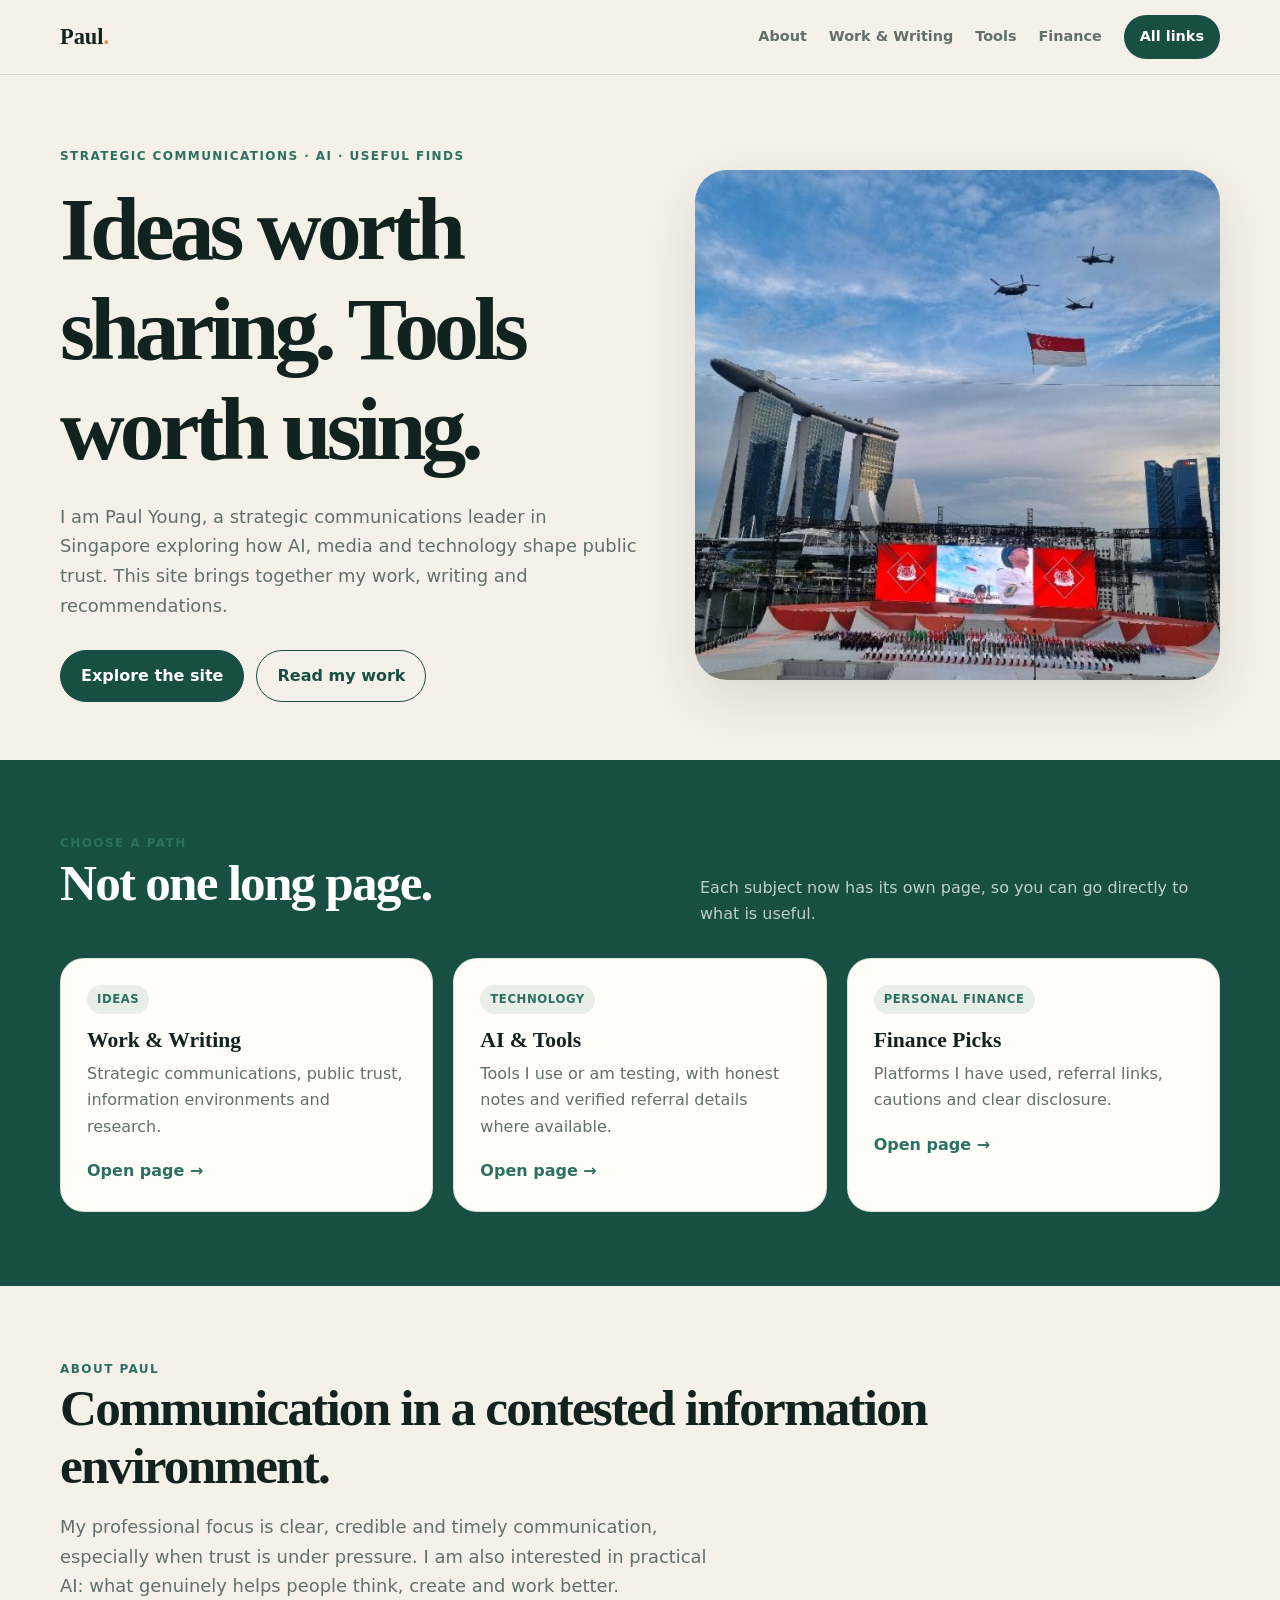
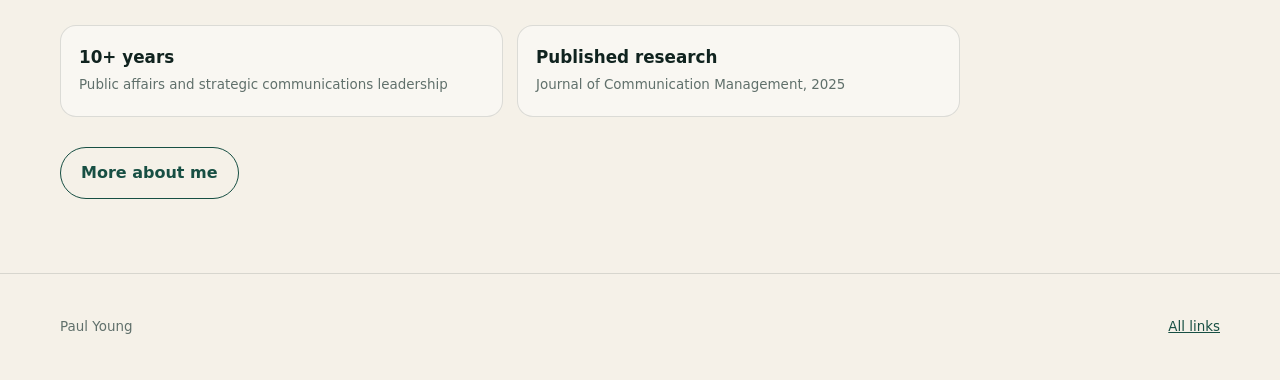
<file: index.html>
<!doctype html>
<html lang="en">
<head>
  <meta charset="utf-8">
  <meta name="viewport" content="width=device-width, initial-scale=1">
  <meta name="description" content="Paul Young's notes on AI, communications, useful tools, photography and personal finance.">
  <title>Paul Young | Ideas, Tools and Useful Finds</title>
  <link rel="stylesheet" href="assets/site.css">
</head>
<body>
  <header class="site-header">
    <nav class="nav shell" aria-label="Main navigation">
      <a class="brand" href="index.html">Paul<span>.</span></a>
      <div class="nav-links">
        <a href="about.html">About</a>
        <a href="writing.html">Work & Writing</a>
        <a href="tools.html">Tools</a>
        <a href="finance.html">Finance</a>
        <a class="nav-button" href="links.html">All links</a>
      </div>
    </nav>
  </header>

  <main>
    <section class="hero shell">
      <div>
        <div class="eyebrow">Strategic communications · AI · useful finds</div>
        <h1>Ideas worth sharing. Tools worth using.</h1>
        <p class="lead">I am Paul Young, a strategic communications leader in Singapore exploring how AI, media and technology shape public trust. This site brings together my work, writing and recommendations.</p>
        <div class="hero-actions">
          <a class="button" href="links.html">Explore the site</a>
          <a class="button secondary" href="writing.html">Read my work</a>
        </div>
      </div>
      <div class="hero-photo">
        <img src="assets/images/linkedin-2.jpg" alt="Singapore National Day event at Marina Bay with helicopters carrying the Singapore flag">
      </div>
    </section>

    <section class="section alt">
      <div class="shell">
        <div class="section-head">
          <div>
            <div class="eyebrow">Choose a path</div>
            <h2>Not one long page.</h2>
          </div>
          <p>Each subject now has its own page, so you can go directly to what is useful.</p>
        </div>
        <div class="grid">
          <a class="card" href="writing.html"><span class="tag">Ideas</span><h3>Work & Writing</h3><p>Strategic communications, public trust, information environments and research.</p><span class="arrow">Open page →</span></a>
          <a class="card" href="tools.html"><span class="tag">Technology</span><h3>AI & Tools</h3><p>Tools I use or am testing, with honest notes and verified referral details where available.</p><span class="arrow">Open page →</span></a>
          <a class="card" href="finance.html"><span class="tag">Personal finance</span><h3>Finance Picks</h3><p>Platforms I have used, referral links, cautions and clear disclosure.</p><span class="arrow">Open page →</span></a>
        </div>
      </div>
    </section>

    <section class="section shell">
      <div class="split single">
        <div>
          <div class="eyebrow">About Paul</div>
          <h2>Communication in a contested information environment.</h2>
          <p class="lead">My professional focus is clear, credible and timely communication, especially when trust is under pressure. I am also interested in practical AI: what genuinely helps people think, create and work better.</p>
          <div class="facts">
            <div class="fact"><strong>10+ years</strong><span>Public affairs and strategic communications leadership</span></div>
            <div class="fact"><strong>Published research</strong><span>Journal of Communication Management, 2025</span></div>
          </div>
          <div class="hero-actions"><a class="button secondary" href="about.html">More about me</a></div>
        </div>
      </div>
    </section>

  </main>

  <footer class="footer"><div class="shell footer-inner"><span>Paul Young</span><span><a href="links.html">All links</a></span></div></footer>
</body>
</html>
</file>
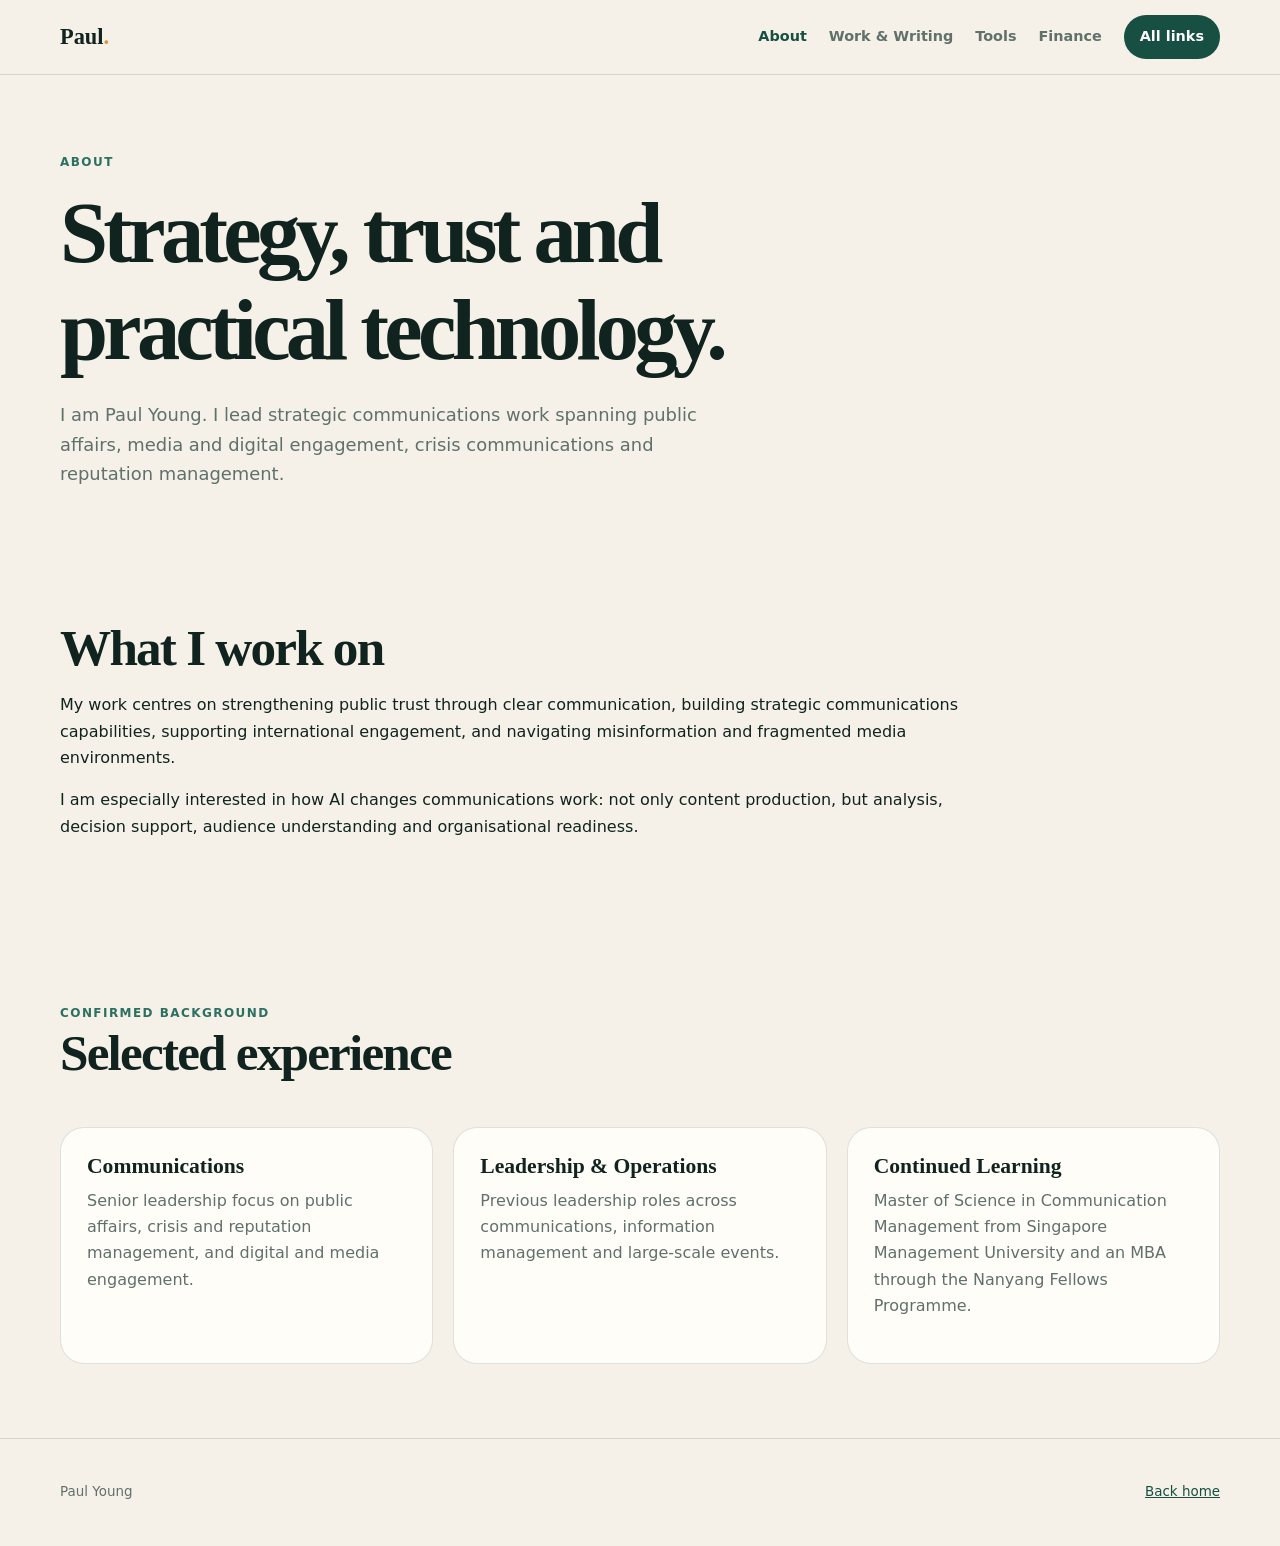
<file: about.html>
<!doctype html>
<html lang="en">
<head><meta charset="utf-8"><meta name="viewport" content="width=device-width, initial-scale=1"><title>About Paul Young</title><meta name="description" content="About Paul Young — communicator, AI explorer and occasional photographer based in Singapore."><link rel="stylesheet" href="assets/site.css"></head>
<body>
  <header class="site-header"><nav class="nav shell"><a class="brand" href="index.html">Paul<span>.</span></a><div class="nav-links"><a aria-current="page" href="about.html">About</a><a href="writing.html">Work & Writing</a><a href="tools.html">Tools</a><a href="finance.html">Finance</a><a class="nav-button" href="links.html">All links</a></div></nav></header>
  <main class="shell">
    <section class="page-intro"><div class="eyebrow">About</div><h1>Strategy, trust and practical technology.</h1><p class="lead">I am Paul Young. I lead strategic communications work spanning public affairs, media and digital engagement, crisis communications and reputation management.</p></section>
    <section class="section">
      <div class="split single">
        <div><h2>What I work on</h2><p>My work centres on strengthening public trust through clear communication, building strategic communications capabilities, supporting international engagement, and navigating misinformation and fragmented media environments.</p><p>I am especially interested in how AI changes communications work: not only content production, but analysis, decision support, audience understanding and organisational readiness.</p></div>
      </div>
    </section>
    <section class="section">
      <div class="section-head"><div><div class="eyebrow">Confirmed background</div><h2>Selected experience</h2></div></div>
      <div class="grid">
        <div class="card"><h3>Communications</h3><p>Senior leadership focus on public affairs, crisis and reputation management, and digital and media engagement.</p></div>
        <div class="card"><h3>Leadership & Operations</h3><p>Previous leadership roles across communications, information management and large-scale events.</p></div>
        <div class="card"><h3>Continued Learning</h3><p>Master of Science in Communication Management from Singapore Management University and an MBA through the Nanyang Fellows Programme.</p></div>
      </div>
    </section>
  </main>
  <footer class="footer"><div class="shell footer-inner"><span>Paul Young</span><a href="index.html">Back home</a></div></footer>
</body>
</html>
</file>
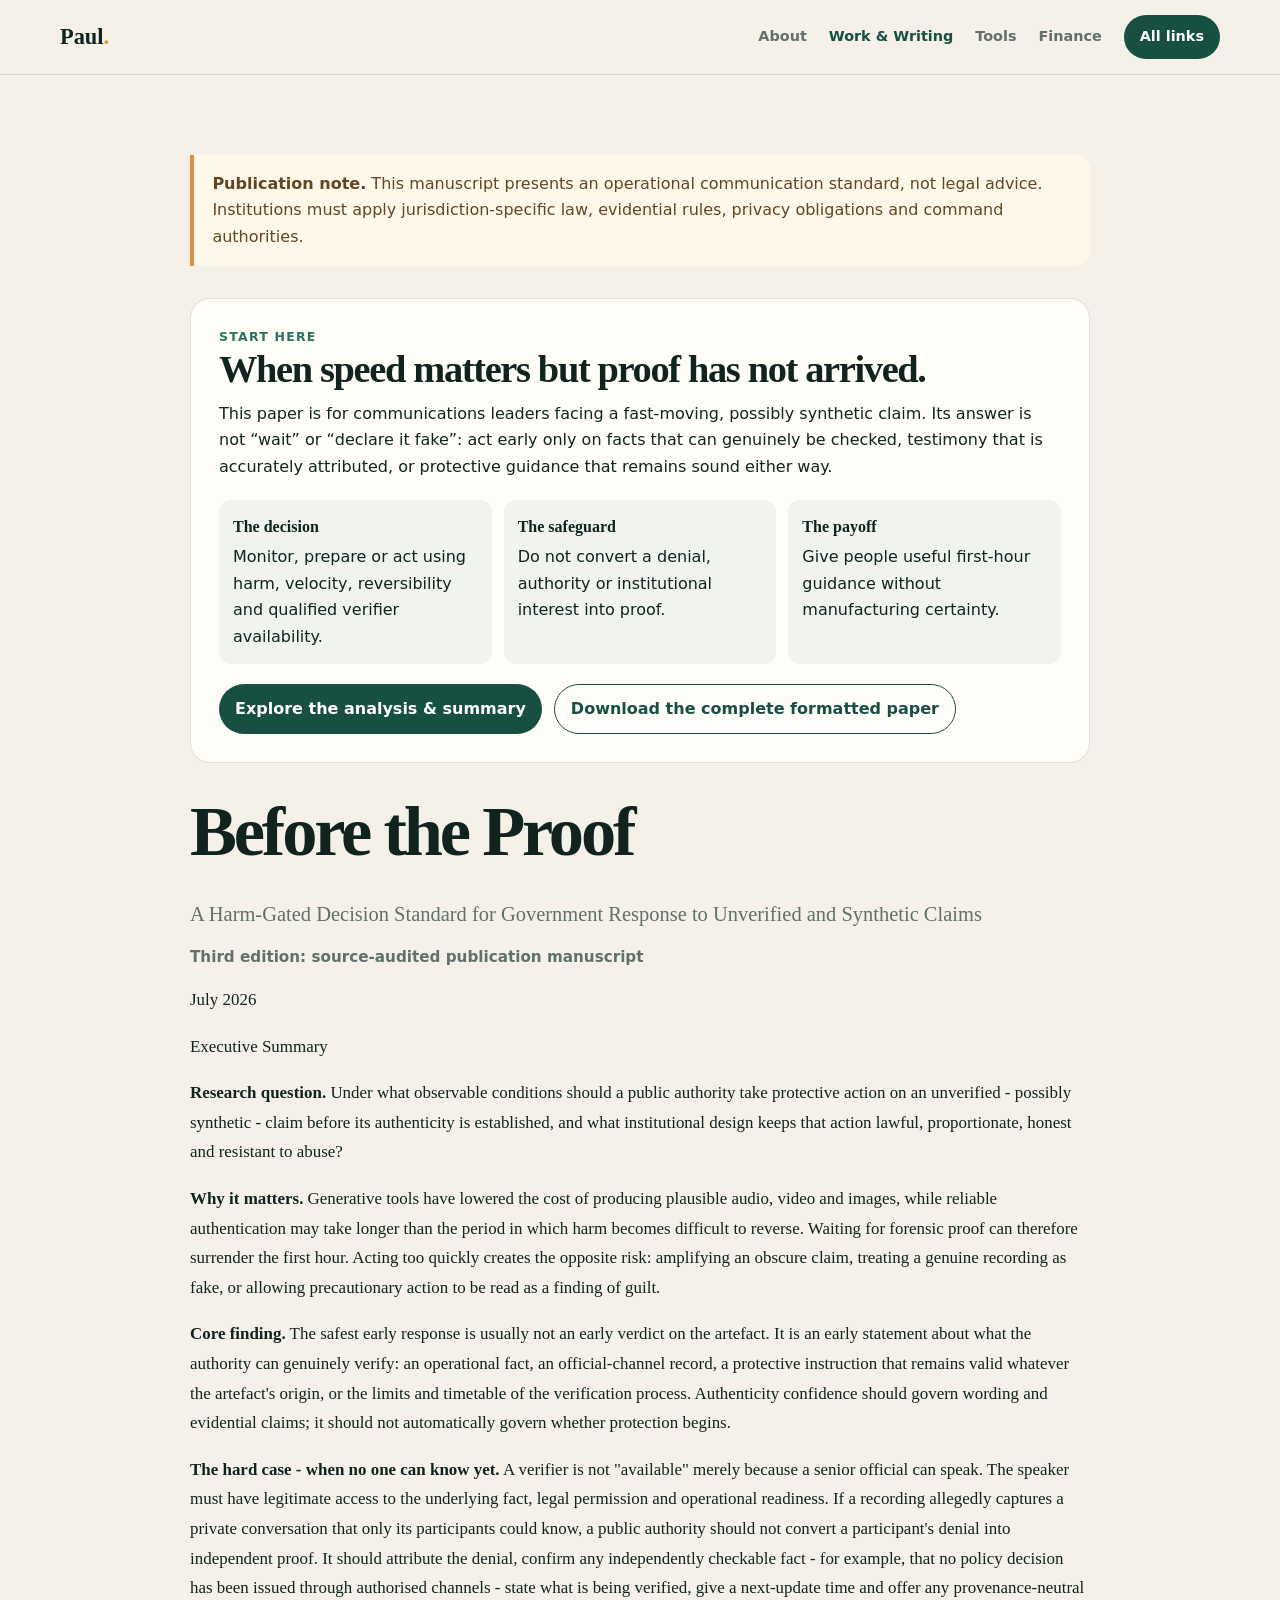
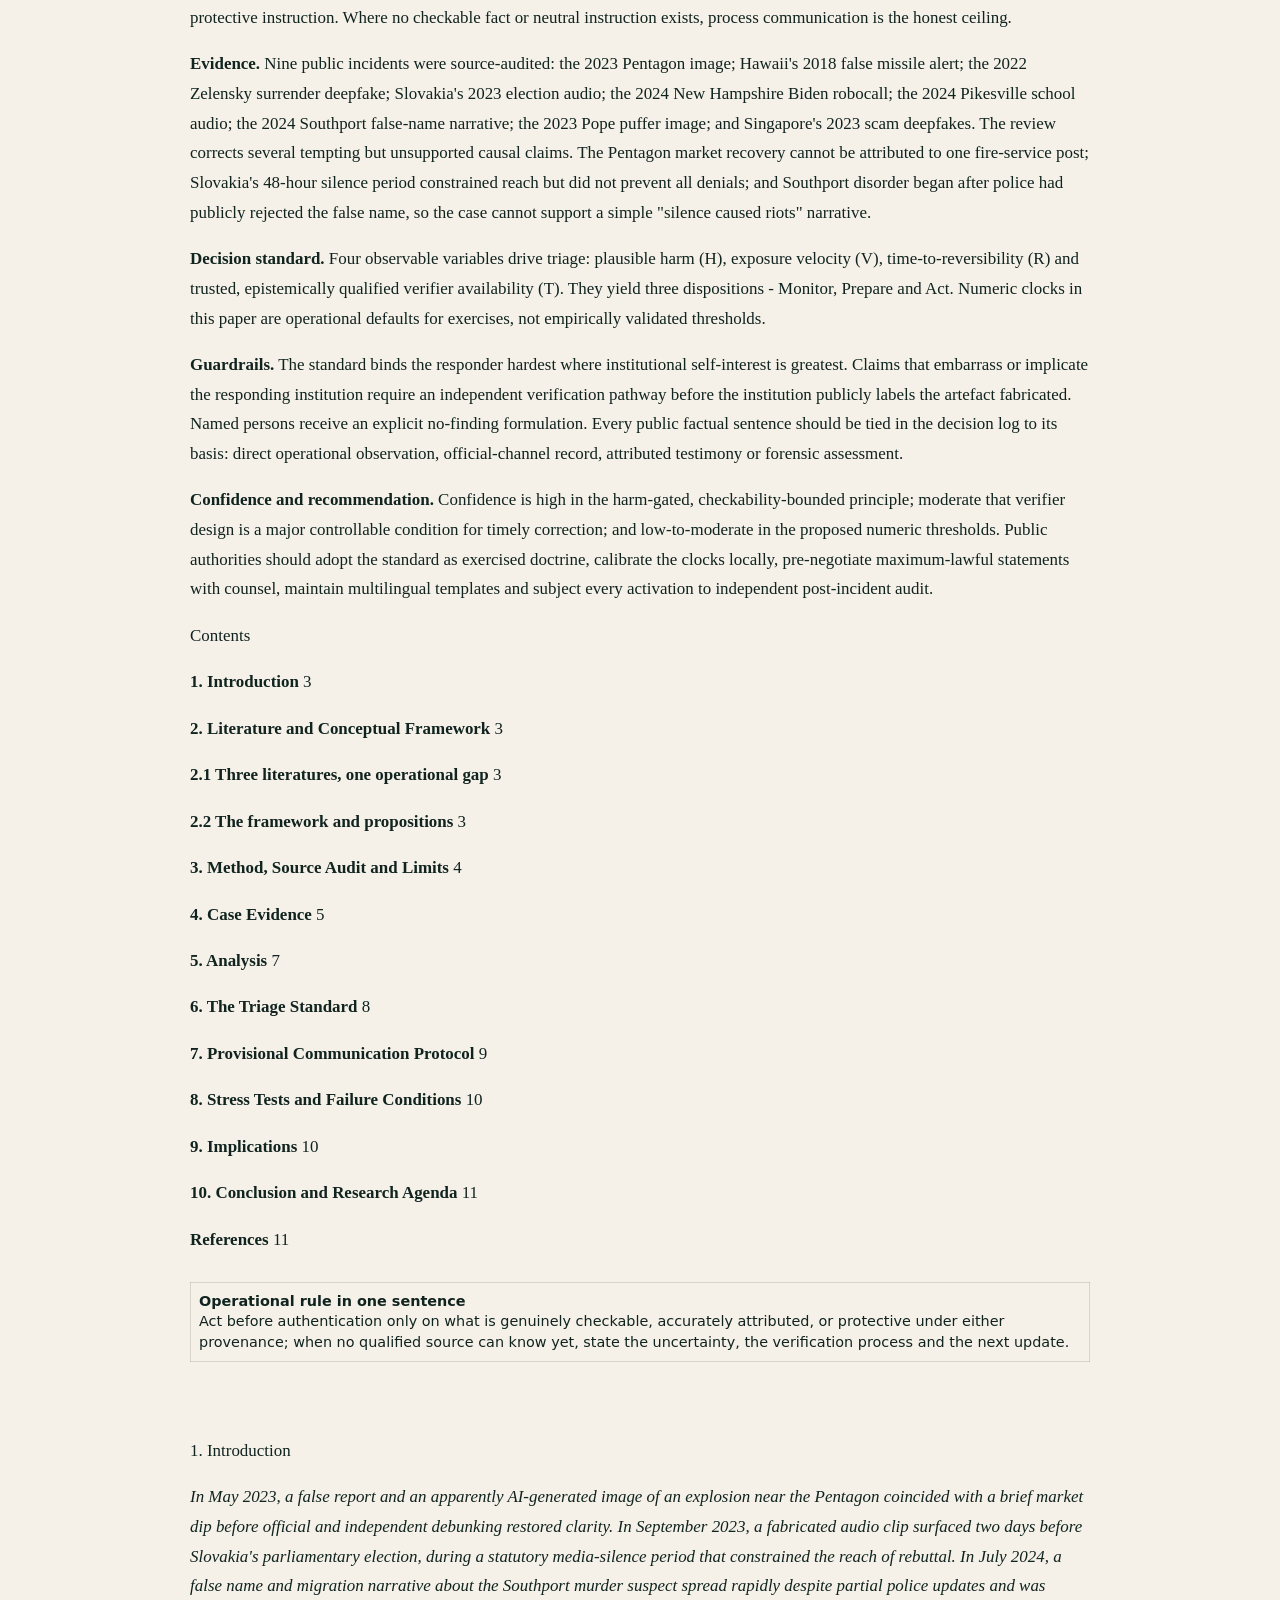
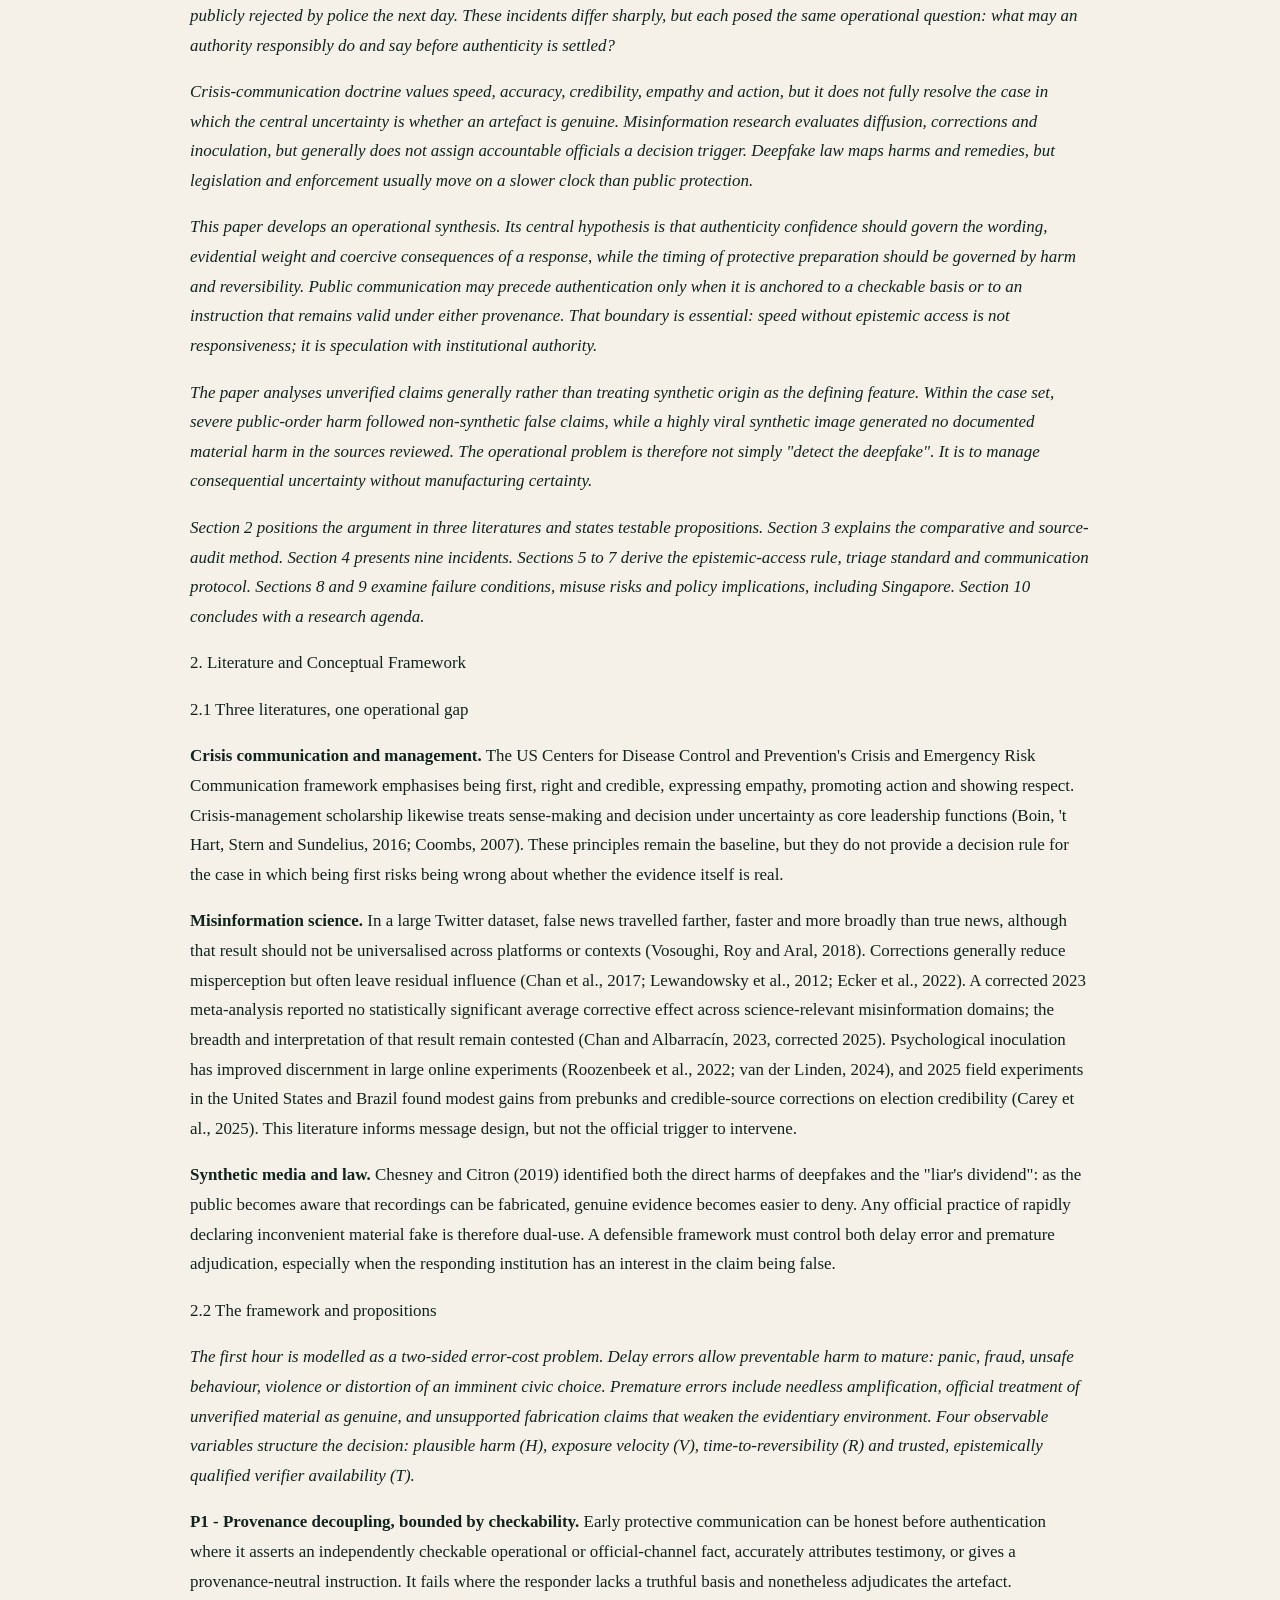
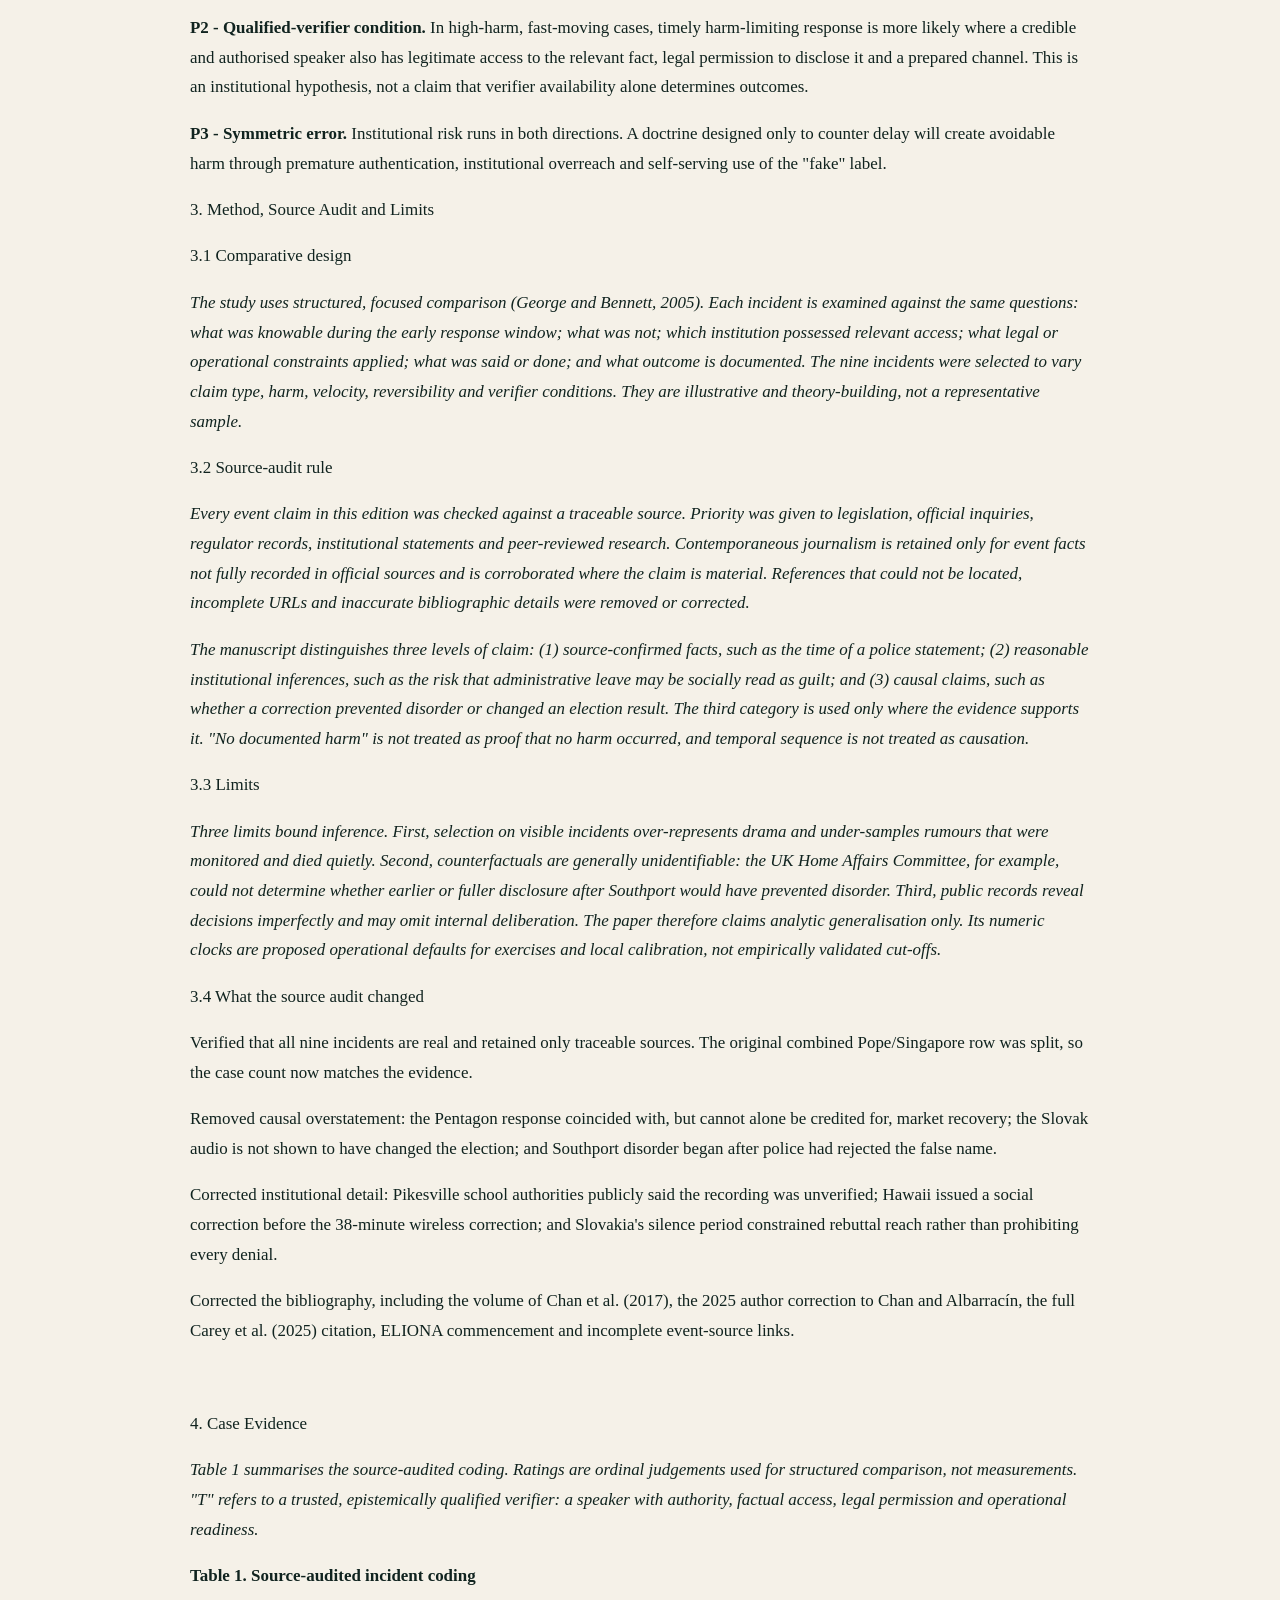
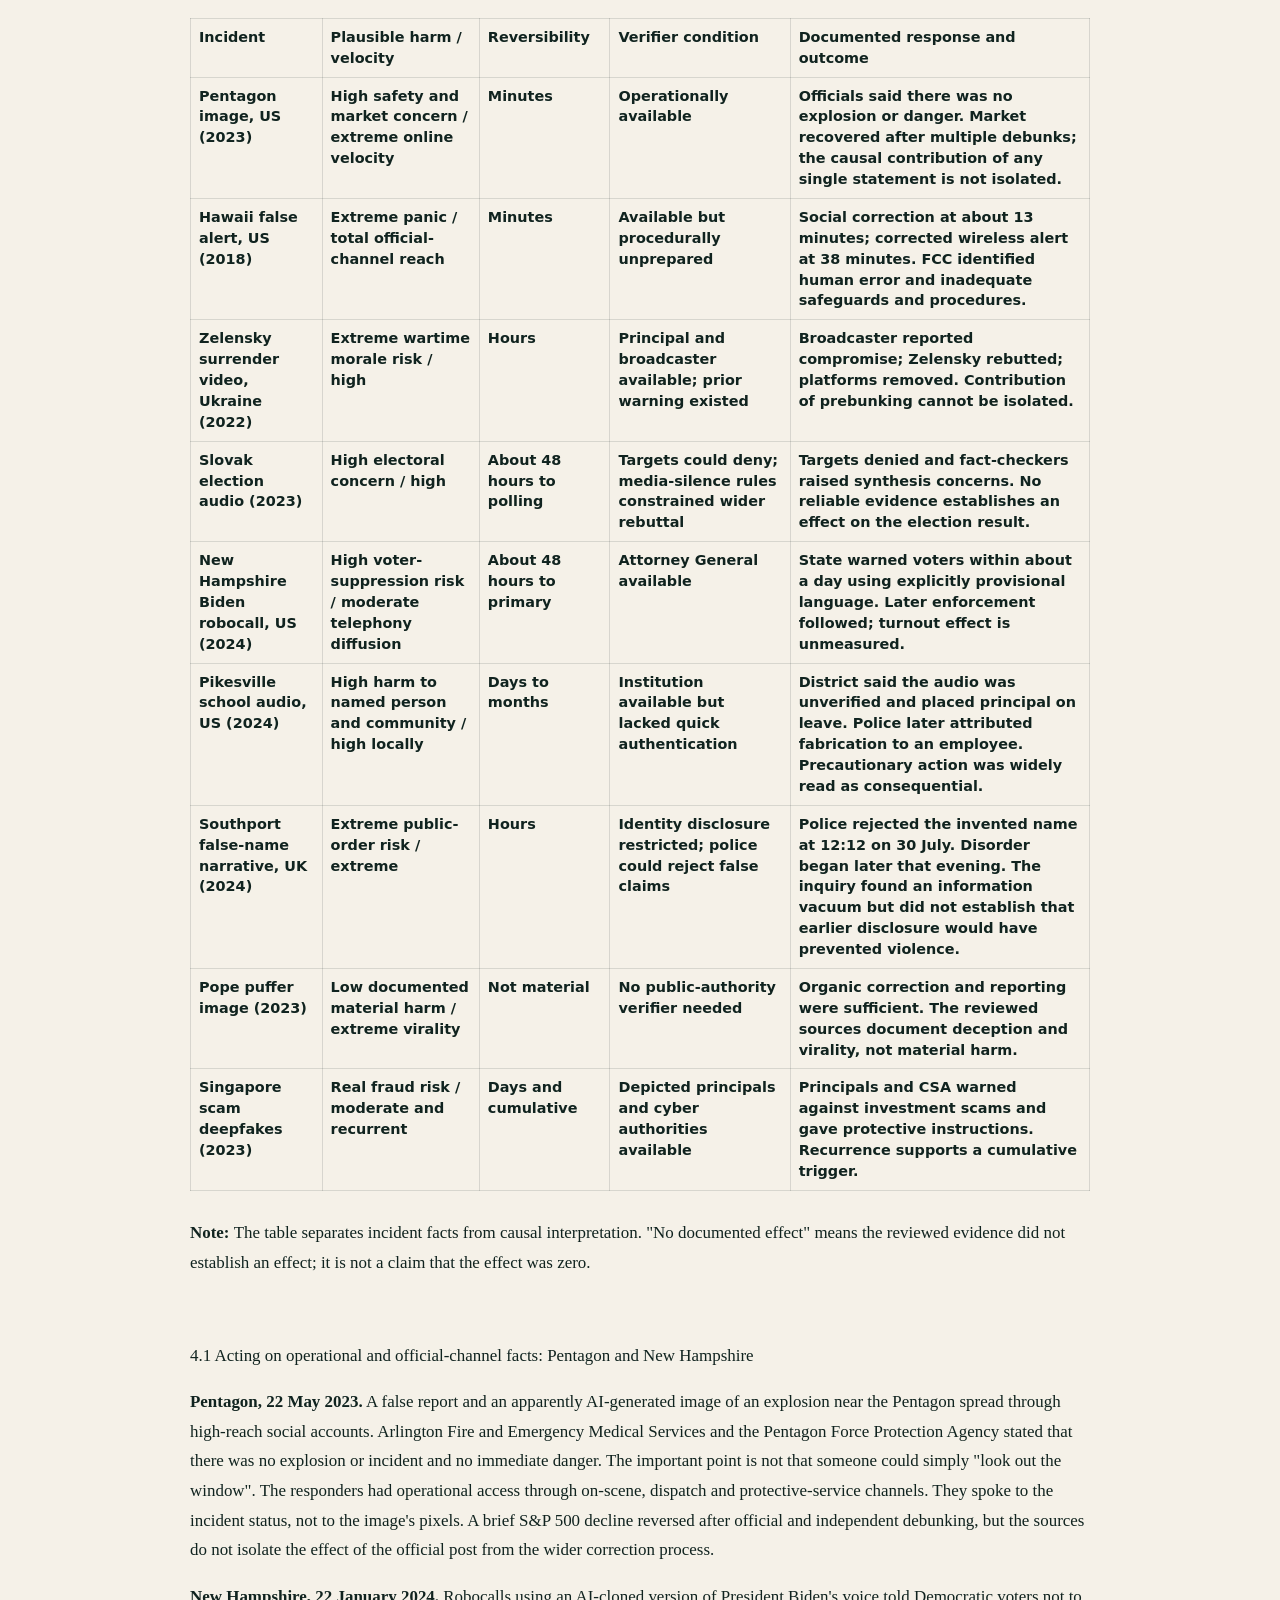
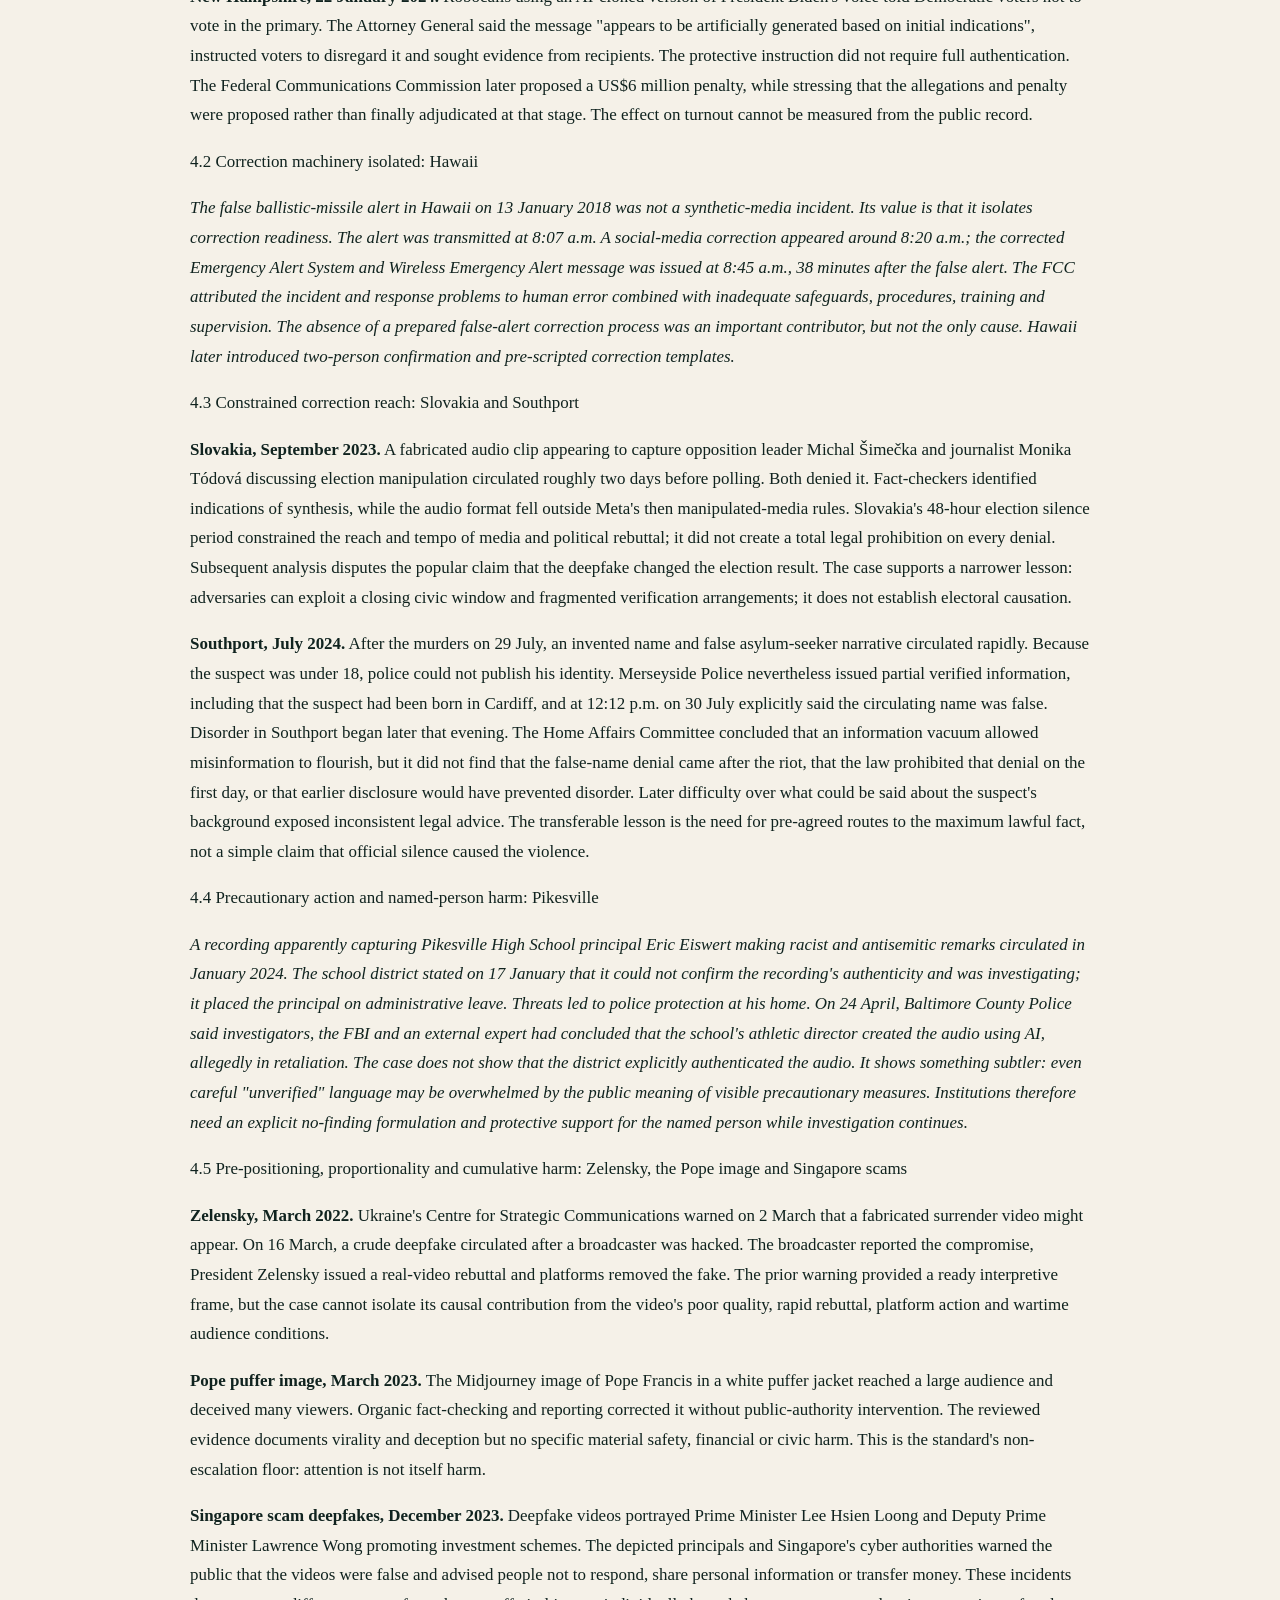
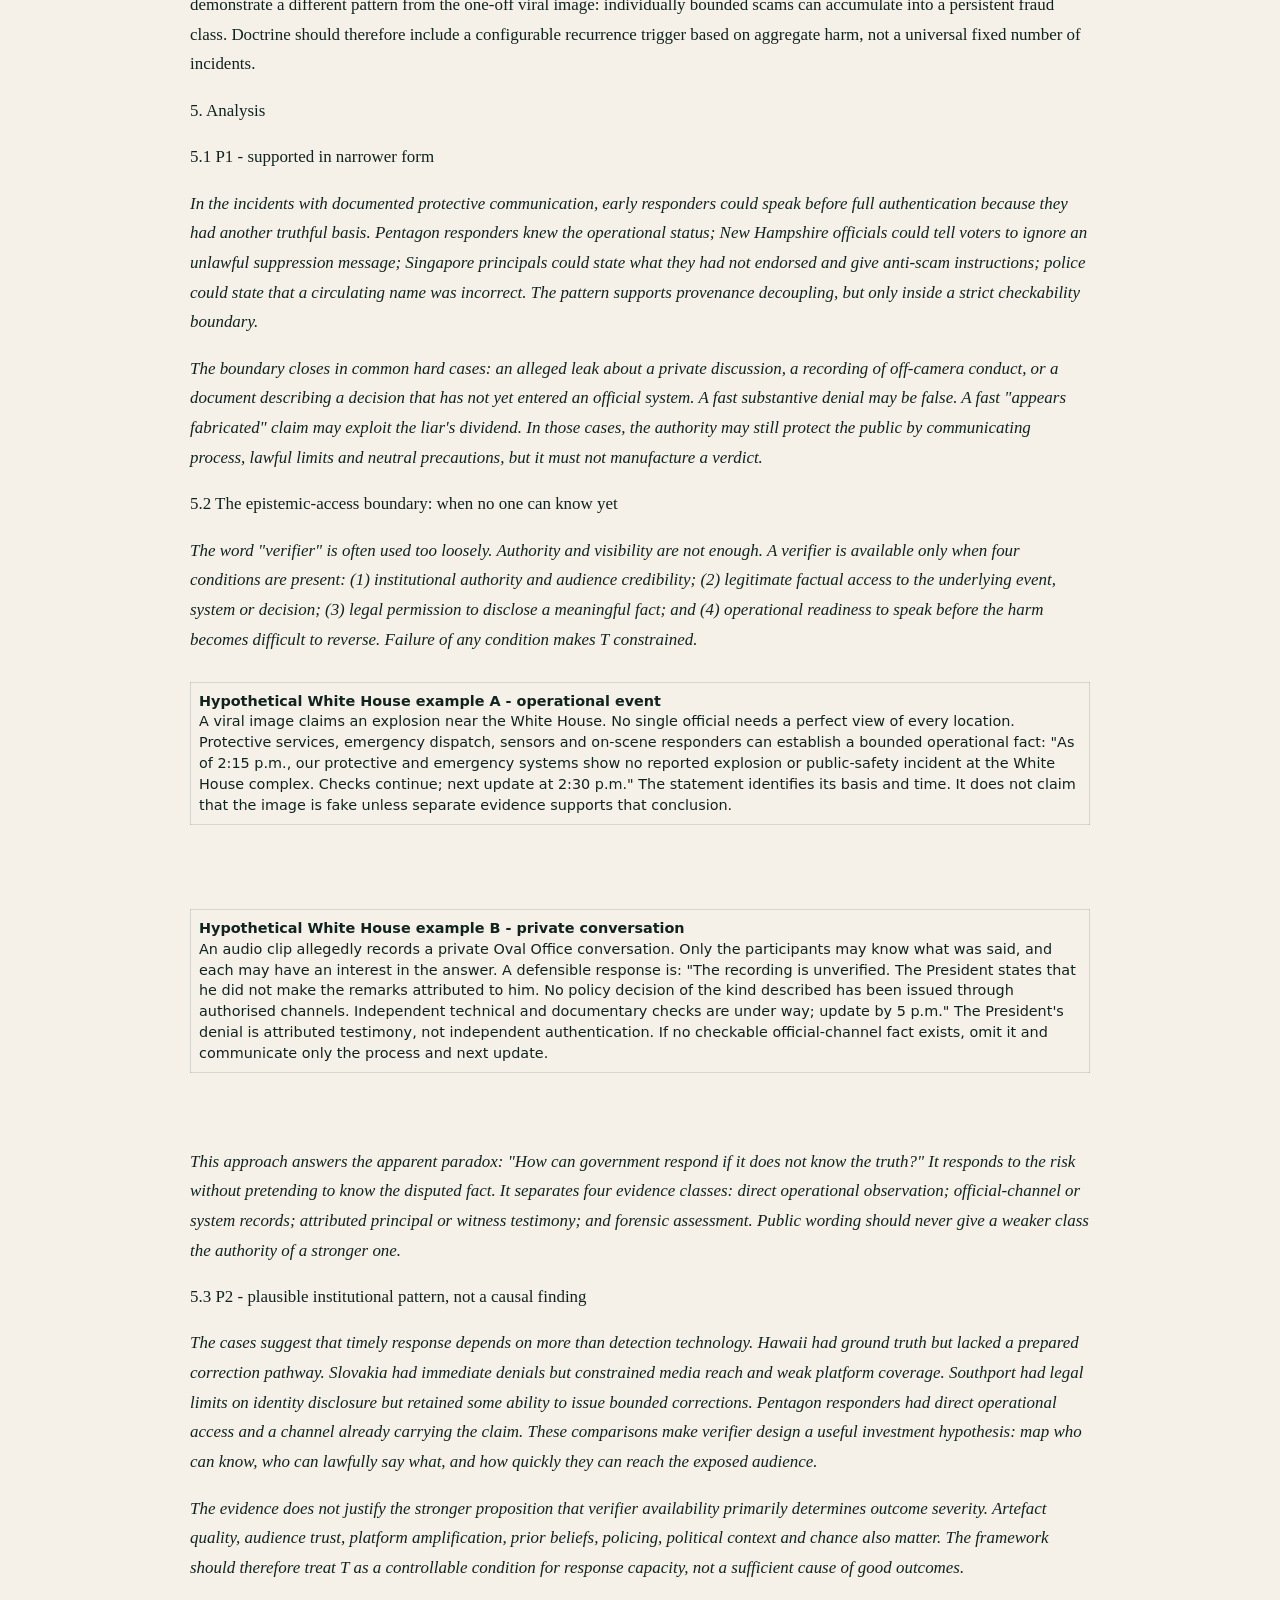
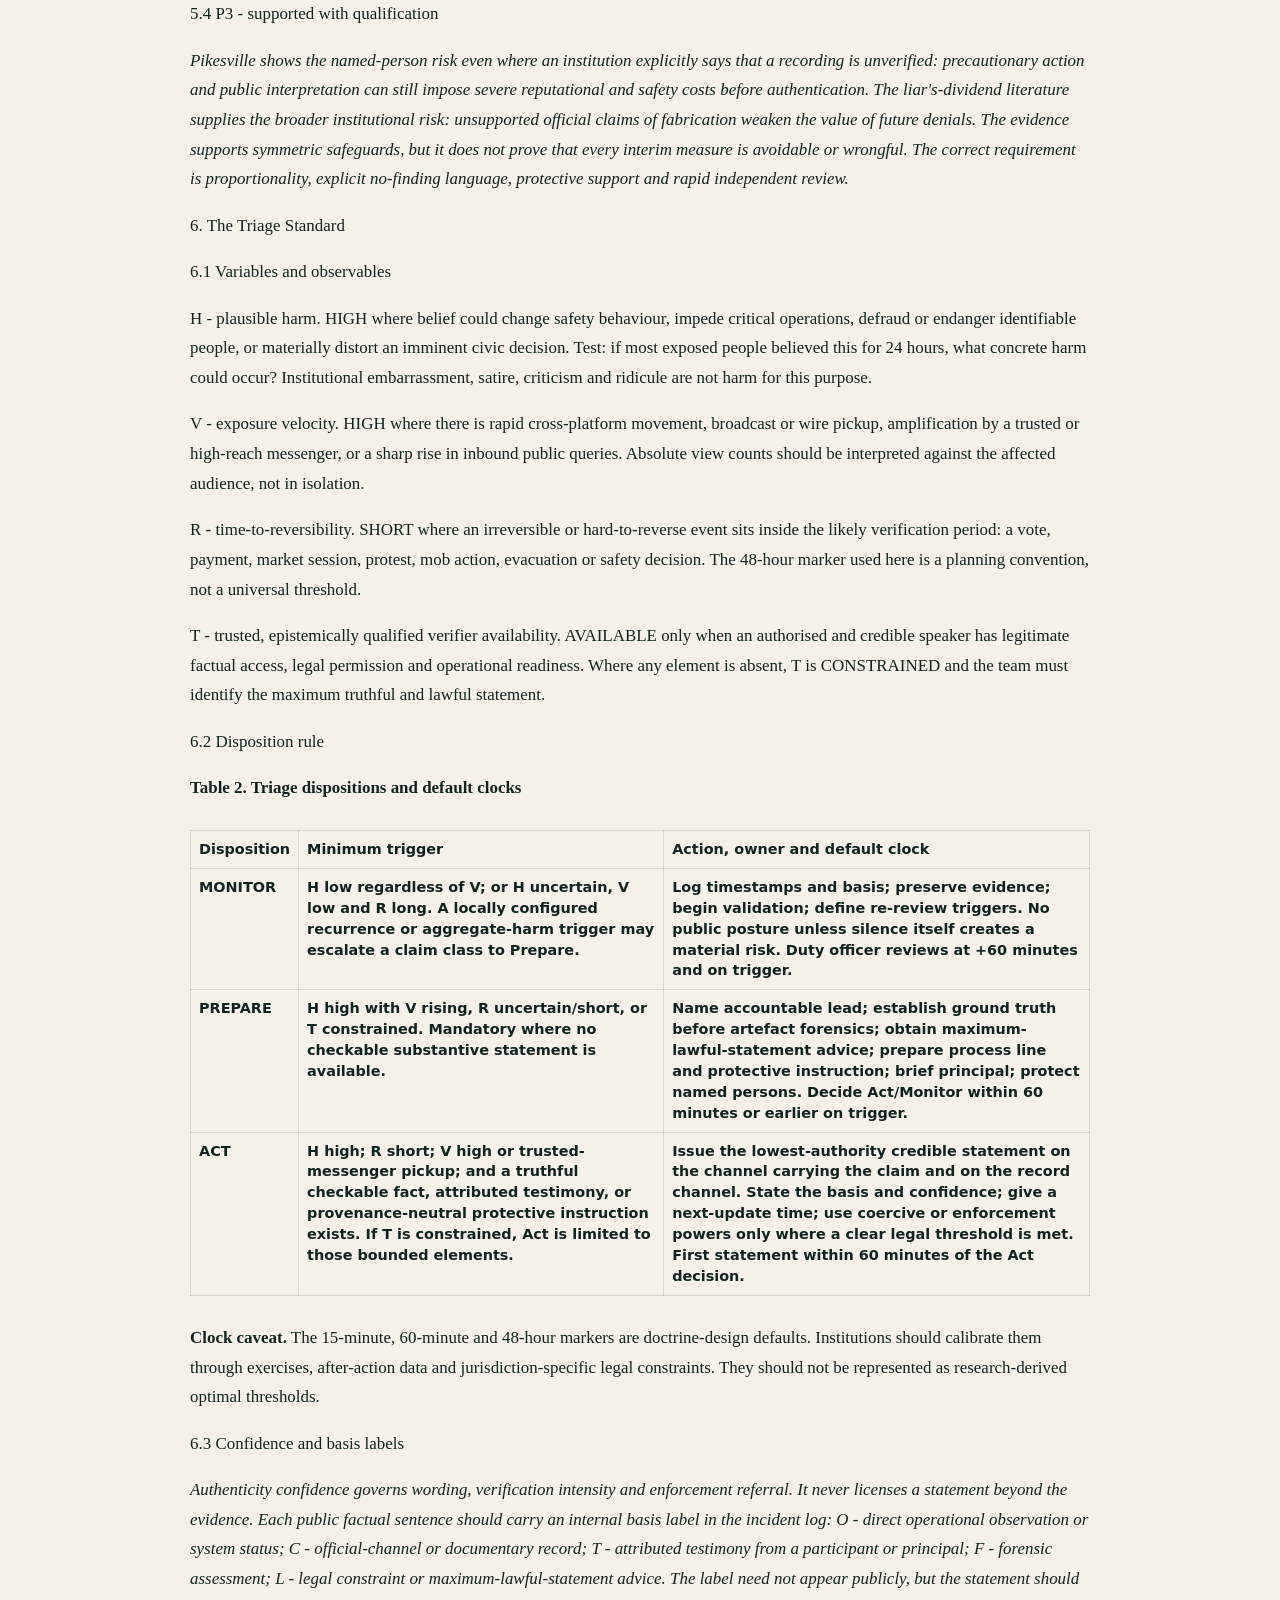
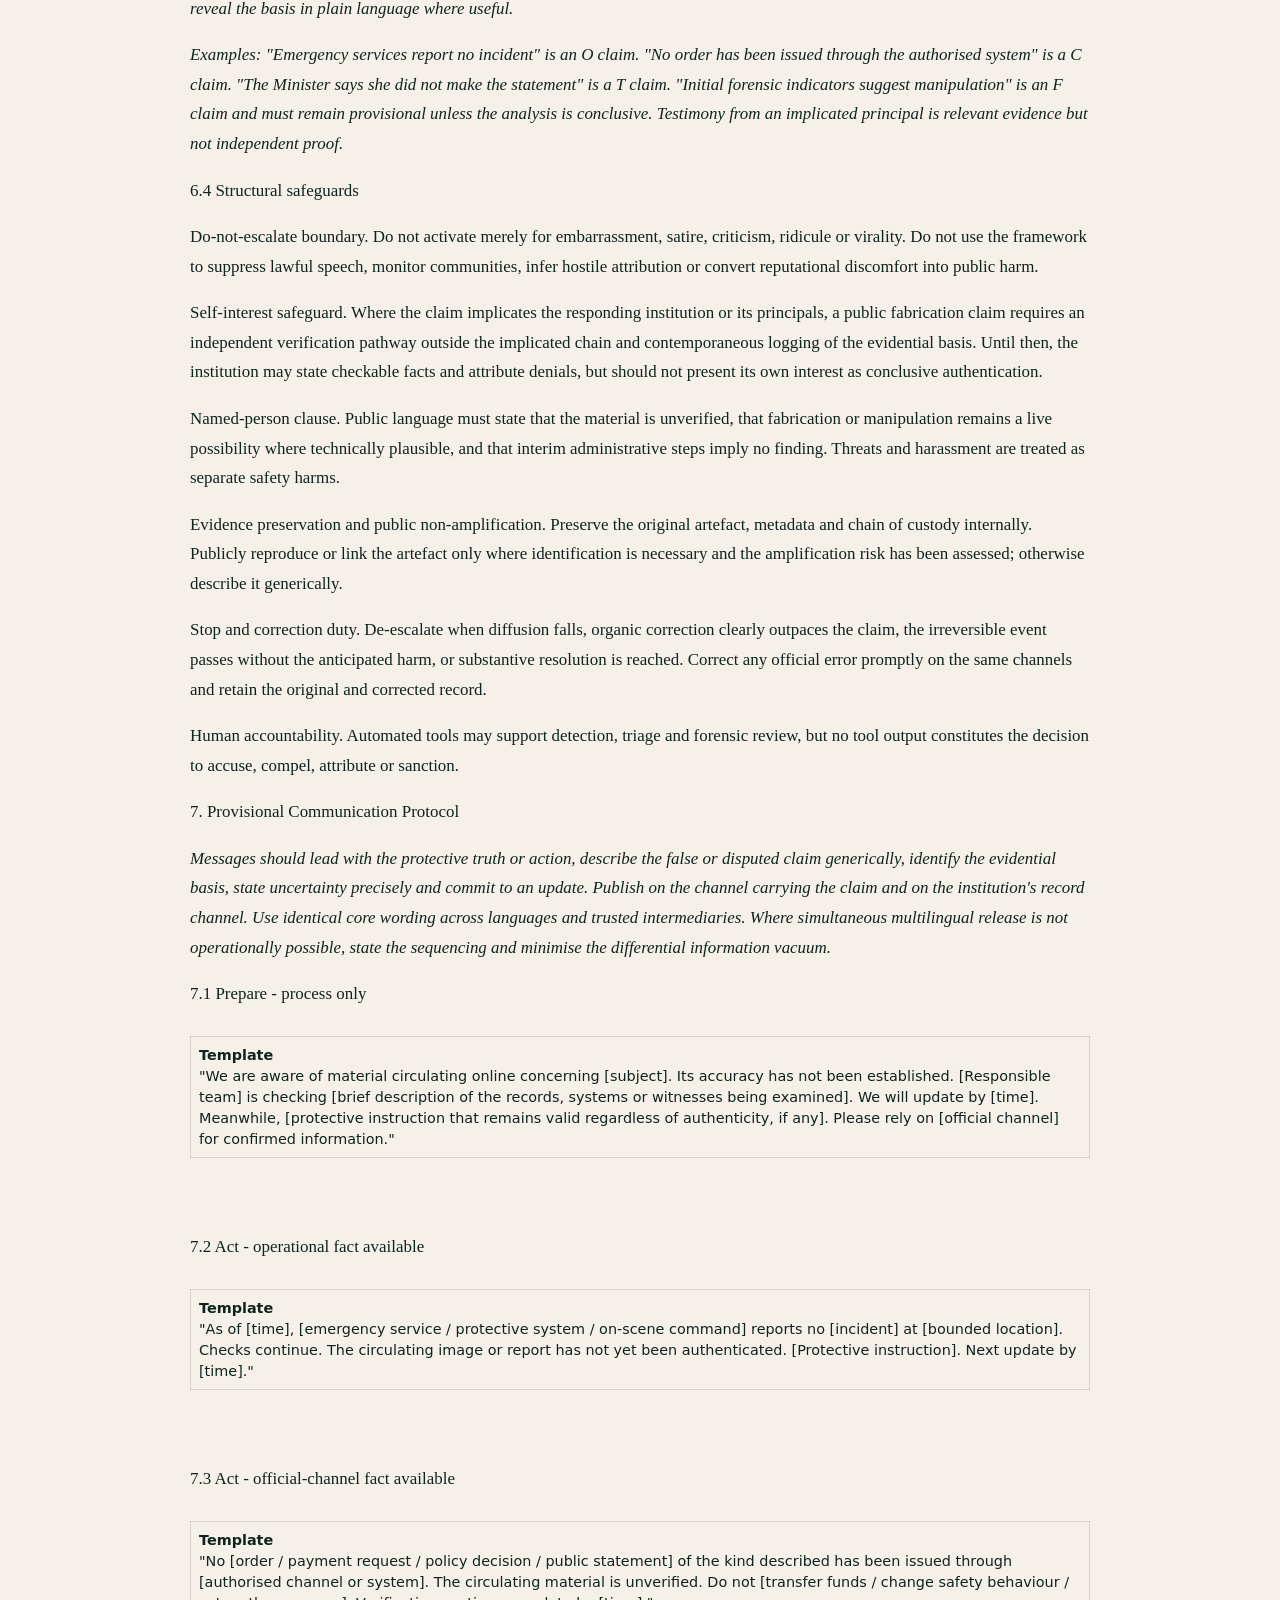
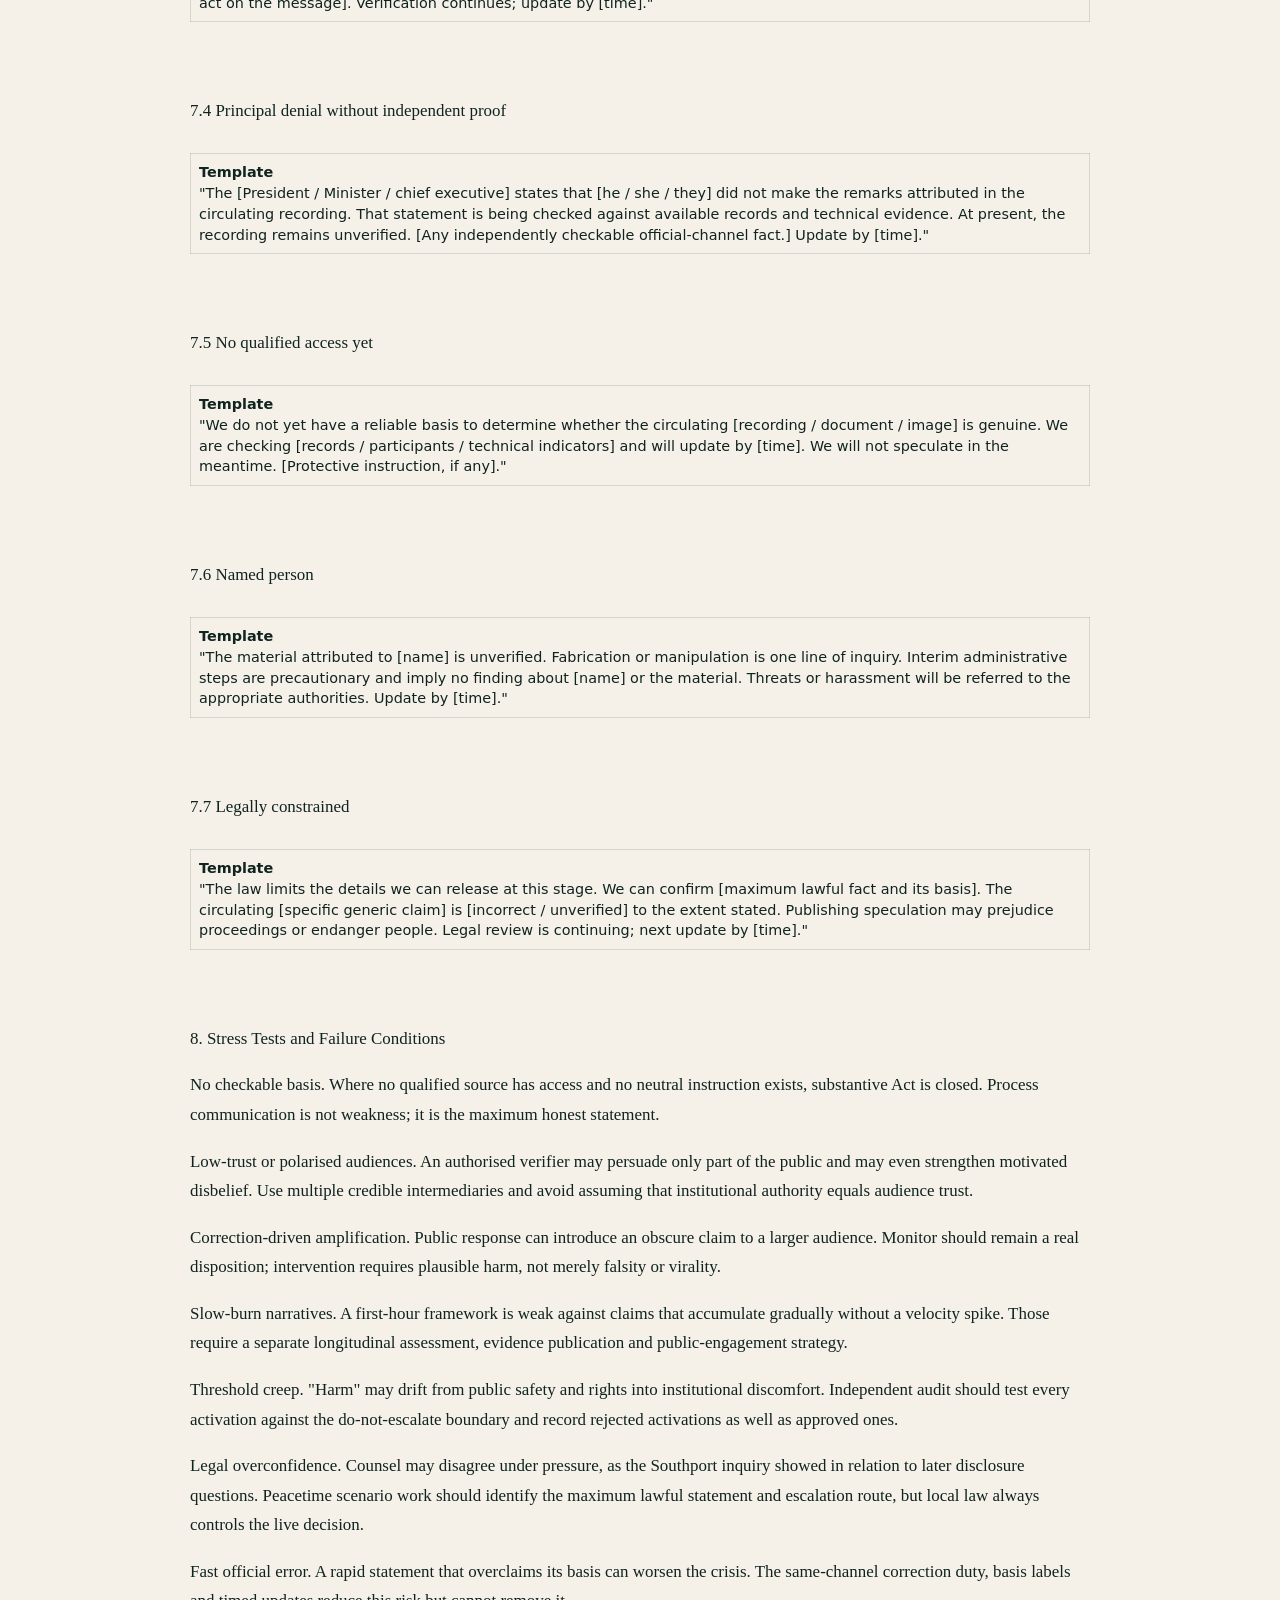
<file: before-the-proof.html>
<!doctype html>
<html lang="en">
<head>
  <meta charset="utf-8">
  <meta name="viewport" content="width=device-width, initial-scale=1">
  <title>Before the Proof | Paul Young</title>
  <meta name="description" content="A harm-gated decision standard for government response to unverified and synthetic claims.">
  <link rel="canonical" href="https://paulysc.com/before-the-proof.html">
  <meta property="og:type" content="article">
  <meta property="og:title" content="Before the Proof">
  <meta property="og:description" content="A harm-gated decision standard for government response to unverified and synthetic claims.">
  <meta property="og:url" content="https://paulysc.com/before-the-proof.html">
  <link rel="stylesheet" href="assets/site.css">
  <style>
    .paper { width: min(900px, calc(100% - 40px)); margin: 0 auto; padding: 56px 0 72px; }
    .paper .download { margin: 0 0 2rem; font-family: Inter, ui-sans-serif, system-ui, sans-serif; }
    .paper .download a { display: inline-block; color: #fff; background: var(--green); border-radius: 999px; padding: 12px 20px; text-decoration: none; font-weight: 750; }
    .doc-content p, .doc-content li { font: 1.06rem/1.75 Georgia, "Times New Roman", serif; margin: 0 0 1.05rem; }
    .doc-content > p:first-child { font-size: clamp(2.65rem, 6vw, 4.4rem); font-weight: 700; line-height: 1.04; letter-spacing: -.045em; margin-bottom: .45em; }
    .doc-content > p:nth-child(2) { color: var(--muted); font-size: 1.28rem; line-height: 1.4; }
    .doc-content > p:nth-child(3) { color: var(--muted); font: .95rem/1.5 Inter, ui-sans-serif, system-ui, sans-serif; }
    .doc-content table { display: block; max-width: 100%; overflow-x: auto; border-collapse: collapse; margin: 1.7rem 0; font: .9rem/1.45 Inter, ui-sans-serif, system-ui, sans-serif; }
    .doc-content td { vertical-align: top; padding: 8px; border: 1px solid var(--line); }
    .doc-content td p { font: inherit; margin: 0; }
    .article-note { margin: 1.5rem 0 2rem; padding: 1rem 1.15rem; border-left: 4px solid var(--gold); background: #fff7e9; color: #604622; border-radius: 0 14px 14px 0; font-family: Inter, ui-sans-serif, system-ui, sans-serif; }
    @media (max-width: 520px) { .paper { width: min(100% - 24px, 900px); padding-top: 36px; } .paper p, .paper li { font-size: 1rem; } }
  </style>
</head>
<body>
<header class="site-header"><nav class="nav shell" aria-label="Main navigation"><a class="brand" href="index.html">Paul<span>.</span></a><div class="nav-links"><a href="about.html">About</a><a aria-current="page" href="writing.html">Work &amp; Writing</a><a href="tools.html">Tools</a><a href="finance.html">Finance</a><a class="nav-button" href="links.html">All links</a></div></nav></header>
<main class="paper">
  <aside class="article-note"><strong>Publication note.</strong> This manuscript presents an operational communication standard, not legal advice. Institutions must apply jurisdiction-specific law, evidential rules, privacy obligations and command authorities.</aside>
  <section class="paper-path" aria-label="Reader guide">
    <p class="paper-kicker">Start here</p><h2>When speed matters but proof has not arrived.</h2>
    <p>This paper is for communications leaders facing a fast-moving, possibly synthetic claim. Its answer is not “wait” or “declare it fake”: act early only on facts that can genuinely be checked, testimony that is accurately attributed, or protective guidance that remains sound either way.</p>
    <div class="paper-points"><div class="paper-point"><strong>The decision</strong>Monitor, prepare or act using harm, velocity, reversibility and qualified verifier availability.</div><div class="paper-point"><strong>The safeguard</strong>Do not convert a denial, authority or institutional interest into proof.</div><div class="paper-point"><strong>The payoff</strong>Give people useful first-hour guidance without manufacturing certainty.</div></div>
    <div class="paper-actions"><a href="#analysis">Explore the analysis &amp; summary</a><a class="secondary" href="papers/Before_the_Proof_Final.docx">Download the complete formatted paper</a></div>
  </section>
<section class="doc-content" id="analysis">
<p class="p1">Before the Proof</p>
<p class="p1">A Harm-Gated Decision Standard for Government Response to Unverified and Synthetic Claims</p>
<p class="p2"><b>Third edition: source-audited publication manuscript</b></p>
<p class="p3">July 2026</p>
<p class="p1">Executive Summary</p>
<p class="p4"><b>Research question.</b> Under what observable conditions should a public authority take protective action on an unverified - possibly synthetic - claim before its authenticity is established, and what institutional design keeps that action lawful, proportionate, honest and resistant to abuse?</p>
<p class="p4"><b>Why it matters.</b> Generative tools have lowered the cost of producing plausible audio, video and images, while reliable authentication may take longer than the period in which harm becomes difficult to reverse. Waiting for forensic proof can therefore surrender the first hour. Acting too quickly creates the opposite risk: amplifying an obscure claim, treating a genuine recording as fake, or allowing precautionary action to be read as a finding of guilt.</p>
<p class="p4"><b>Core finding.</b> The safest early response is usually not an early verdict on the artefact. It is an early statement about what the authority can genuinely verify: an operational fact, an official-channel record, a protective instruction that remains valid whatever the artefact's origin, or the limits and timetable of the verification process. Authenticity confidence should govern wording and evidential claims; it should not automatically govern whether protection begins.</p>
<p class="p4"><b>The hard case - when no one can know yet.</b> A verifier is not "available" merely because a senior official can speak. The speaker must have legitimate access to the underlying fact, legal permission and operational readiness. If a recording allegedly captures a private conversation that only its participants could know, a public authority should not convert a participant's denial into independent proof. It should attribute the denial, confirm any independently checkable fact - for example, that no policy decision has been issued through authorised channels - state what is being verified, give a next-update time and offer any provenance-neutral protective instruction. Where no checkable fact or neutral instruction exists, process communication is the honest ceiling.</p>
<p class="p4"><b>Evidence.</b> Nine public incidents were source-audited: the 2023 Pentagon image; Hawaii's 2018 false missile alert; the 2022 Zelensky surrender deepfake; Slovakia's 2023 election audio; the 2024 New Hampshire Biden robocall; the 2024 Pikesville school audio; the 2024 Southport false-name narrative; the 2023 Pope puffer image; and Singapore's 2023 scam deepfakes. The review corrects several tempting but unsupported causal claims. The Pentagon market recovery cannot be attributed to one fire-service post; Slovakia's 48-hour silence period constrained reach but did not prevent all denials; and Southport disorder began after police had publicly rejected the false name, so the case cannot support a simple "silence caused riots" narrative.</p>
<p class="p4"><b>Decision standard.</b> Four observable variables drive triage: plausible harm (H), exposure velocity (V), time-to-reversibility (R) and trusted, epistemically qualified verifier availability (T). They yield three dispositions - Monitor, Prepare and Act. Numeric clocks in this paper are operational defaults for exercises, not empirically validated thresholds.</p>
<p class="p4"><b>Guardrails.</b> The standard binds the responder hardest where institutional self-interest is greatest. Claims that embarrass or implicate the responding institution require an independent verification pathway before the institution publicly labels the artefact fabricated. Named persons receive an explicit no-finding formulation. Every public factual sentence should be tied in the decision log to its basis: direct operational observation, official-channel record, attributed testimony or forensic assessment.</p>
<p class="p1"><b>Confidence and recommendation.</b> Confidence is high in the harm-gated, checkability-bounded principle; moderate that verifier design is a major controllable condition for timely correction; and low-to-moderate in the proposed numeric thresholds. Public authorities should adopt the standard as exercised doctrine, calibrate the clocks locally, pre-negotiate maximum-lawful statements with counsel, maintain multilingual templates and subject every activation to independent post-incident audit.</p>
<p class="p1"></p>
<p class="p1">Contents</p>
<p class="p5"><b>1. Introduction</b><span class="s1"><span class="Apple-tab-span">	</span>3</span></p>
<p class="p5"><b>2. Literature and Conceptual Framework</b><span class="s1"><span class="Apple-tab-span">	</span>3</span></p>
<p class="p6"><b>2.1 Three literatures, one operational gap</b><span class="s1"><span class="Apple-tab-span">	</span>3</span></p>
<p class="p6"><b>2.2 The framework and propositions</b><span class="s1"><span class="Apple-tab-span">	</span>3</span></p>
<p class="p5"><b>3. Method, Source Audit and Limits</b><span class="s1"><span class="Apple-tab-span">	</span>4</span></p>
<p class="p5"><b>4. Case Evidence</b><span class="s1"><span class="Apple-tab-span">	</span>5</span></p>
<p class="p5"><b>5. Analysis</b><span class="s1"><span class="Apple-tab-span">	</span>7</span></p>
<p class="p5"><b>6. The Triage Standard</b><span class="s1"><span class="Apple-tab-span">	</span>8</span></p>
<p class="p5"><b>7. Provisional Communication Protocol</b><span class="s1"><span class="Apple-tab-span">	</span>9</span></p>
<p class="p5"><b>8. Stress Tests and Failure Conditions</b><span class="s1"><span class="Apple-tab-span">	</span>10</span></p>
<p class="p5"><b>9. Implications</b><span class="s1"><span class="Apple-tab-span">	</span>10</span></p>
<p class="p5"><b>10. Conclusion and Research Agenda</b><span class="s1"><span class="Apple-tab-span">	</span>11</span></p>
<p class="p5"><b>References</b><span class="s1"><span class="Apple-tab-span">	</span>11</span></p>
<table cellspacing="0" cellpadding="0" class="t1">
  <tbody>
    <tr>
      <td valign="middle" class="td1">
        <p class="p7"><b>Operational rule in one sentence</b></p>
        <p class="p8">Act before authentication only on what is genuinely checkable, accurately attributed, or protective under either provenance; when no qualified source can know yet, state the uncertainty, the verification process and the next update.</p>
      </td>
    </tr>
  </tbody>
</table>
<p class="p9"><br></p>
<p class="p1"></p>
<p class="p1">1. Introduction</p>
<p class="p4"><i>In May 2023, a false report and an apparently AI-generated image of an explosion near the Pentagon coincided with a brief market dip before official and independent debunking restored clarity. In September 2023, a fabricated audio clip surfaced two days before Slovakia's parliamentary election, during a statutory media-silence period that constrained the reach of rebuttal. In July 2024, a false name and migration narrative about the Southport murder suspect spread rapidly despite partial police updates and was publicly rejected by police the next day. These incidents differ sharply, but each posed the same operational question: what may an authority responsibly do and say before authenticity is settled?</i></p>
<p class="p4"><i>Crisis-communication doctrine values speed, accuracy, credibility, empathy and action, but it does not fully resolve the case in which the central uncertainty is whether an artefact is genuine. Misinformation research evaluates diffusion, corrections and inoculation, but generally does not assign accountable officials a decision trigger. Deepfake law maps harms and remedies, but legislation and enforcement usually move on a slower clock than public protection.</i></p>
<p class="p4"><i>This paper develops an operational synthesis. Its central hypothesis is that authenticity confidence should govern the wording, evidential weight and coercive consequences of a response, while the timing of protective preparation should be governed by harm and reversibility. Public communication may precede authentication only when it is anchored to a checkable basis or to an instruction that remains valid under either provenance. That boundary is essential: speed without epistemic access is not responsiveness; it is speculation with institutional authority.</i></p>
<p class="p4"><i>The paper analyses unverified claims generally rather than treating synthetic origin as the defining feature. Within the case set, severe public-order harm followed non-synthetic false claims, while a highly viral synthetic image generated no documented material harm in the sources reviewed. The operational problem is therefore not simply "detect the deepfake". It is to manage consequential uncertainty without manufacturing certainty.</i></p>
<p class="p4"><i>Section 2 positions the argument in three literatures and states testable propositions. Section 3 explains the comparative and source-audit method. Section 4 presents nine incidents. Sections 5 to 7 derive the epistemic-access rule, triage standard and communication protocol. Sections 8 and 9 examine failure conditions, misuse risks and policy implications, including Singapore. Section 10 concludes with a research agenda.</i></p>
<p class="p1">2. Literature and Conceptual Framework</p>
<p class="p1">2.1 Three literatures, one operational gap</p>
<p class="p4"><b>Crisis communication and management.</b> The US Centers for Disease Control and Prevention's Crisis and Emergency Risk Communication framework emphasises being first, right and credible, expressing empathy, promoting action and showing respect. Crisis-management scholarship likewise treats sense-making and decision under uncertainty as core leadership functions (Boin, 't Hart, Stern and Sundelius, 2016; Coombs, 2007). These principles remain the baseline, but they do not provide a decision rule for the case in which being first risks being wrong about whether the evidence itself is real.</p>
<p class="p4"><b>Misinformation science.</b> In a large Twitter dataset, false news travelled farther, faster and more broadly than true news, although that result should not be universalised across platforms or contexts (Vosoughi, Roy and Aral, 2018). Corrections generally reduce misperception but often leave residual influence (Chan et al., 2017; Lewandowsky et al., 2012; Ecker et al., 2022). A corrected 2023 meta-analysis reported no statistically significant average corrective effect across science-relevant misinformation domains; the breadth and interpretation of that result remain contested (Chan and Albarracín, 2023, corrected 2025). Psychological inoculation has improved discernment in large online experiments (Roozenbeek et al., 2022; van der Linden, 2024), and 2025 field experiments in the United States and Brazil found modest gains from prebunks and credible-source corrections on election credibility (Carey et al., 2025). This literature informs message design, but not the official trigger to intervene.</p>
<p class="p4"><b>Synthetic media and law.</b> Chesney and Citron (2019) identified both the direct harms of deepfakes and the "liar's dividend": as the public becomes aware that recordings can be fabricated, genuine evidence becomes easier to deny. Any official practice of rapidly declaring inconvenient material fake is therefore dual-use. A defensible framework must control both delay error and premature adjudication, especially when the responding institution has an interest in the claim being false.</p>
<p class="p1">2.2 The framework and propositions</p>
<p class="p4"><i>The first hour is modelled as a two-sided error-cost problem. Delay errors allow preventable harm to mature: panic, fraud, unsafe behaviour, violence or distortion of an imminent civic choice. Premature errors include needless amplification, official treatment of unverified material as genuine, and unsupported fabrication claims that weaken the evidentiary environment. Four observable variables structure the decision: plausible harm (H), exposure velocity (V), time-to-reversibility (R) and trusted, epistemically qualified verifier availability (T).</i></p>
<p class="p4"><b>P1 - Provenance decoupling, bounded by checkability.</b> Early protective communication can be honest before authentication where it asserts an independently checkable operational or official-channel fact, accurately attributes testimony, or gives a provenance-neutral instruction. It fails where the responder lacks a truthful basis and nonetheless adjudicates the artefact.</p>
<p class="p4"><b>P2 - Qualified-verifier condition.</b> In high-harm, fast-moving cases, timely harm-limiting response is more likely where a credible and authorised speaker also has legitimate access to the relevant fact, legal permission to disclose it and a prepared channel. This is an institutional hypothesis, not a claim that verifier availability alone determines outcomes.</p>
<p class="p4"><b>P3 - Symmetric error.</b> Institutional risk runs in both directions. A doctrine designed only to counter delay will create avoidable harm through premature authentication, institutional overreach and self-serving use of the "fake" label.</p>
<p class="p1">3. Method, Source Audit and Limits</p>
<p class="p1">3.1 Comparative design</p>
<p class="p4"><i>The study uses structured, focused comparison (George and Bennett, 2005). Each incident is examined against the same questions: what was knowable during the early response window; what was not; which institution possessed relevant access; what legal or operational constraints applied; what was said or done; and what outcome is documented. The nine incidents were selected to vary claim type, harm, velocity, reversibility and verifier conditions. They are illustrative and theory-building, not a representative sample.</i></p>
<p class="p1">3.2 Source-audit rule</p>
<p class="p4"><i>Every event claim in this edition was checked against a traceable source. Priority was given to legislation, official inquiries, regulator records, institutional statements and peer-reviewed research. Contemporaneous journalism is retained only for event facts not fully recorded in official sources and is corroborated where the claim is material. References that could not be located, incomplete URLs and inaccurate bibliographic details were removed or corrected.</i></p>
<p class="p4"><i>The manuscript distinguishes three levels of claim: (1) source-confirmed facts, such as the time of a police statement; (2) reasonable institutional inferences, such as the risk that administrative leave may be socially read as guilt; and (3) causal claims, such as whether a correction prevented disorder or changed an election result. The third category is used only where the evidence supports it. "No documented harm" is not treated as proof that no harm occurred, and temporal sequence is not treated as causation.</i></p>
<p class="p1">3.3 Limits</p>
<p class="p4"><i>Three limits bound inference. First, selection on visible incidents over-represents drama and under-samples rumours that were monitored and died quietly. Second, counterfactuals are generally unidentifiable: the UK Home Affairs Committee, for example, could not determine whether earlier or fuller disclosure after Southport would have prevented disorder. Third, public records reveal decisions imperfectly and may omit internal deliberation. The paper therefore claims analytic generalisation only. Its numeric clocks are proposed operational defaults for exercises and local calibration, not empirically validated cut-offs.</i></p>
<p class="p1">3.4 What the source audit changed</p>
<p class="p10">Verified that all nine incidents are real and retained only traceable sources. The original combined Pope/Singapore row was split, so the case count now matches the evidence.</p>
<p class="p10">Removed causal overstatement: the Pentagon response coincided with, but cannot alone be credited for, market recovery; the Slovak audio is not shown to have changed the election; and Southport disorder began after police had rejected the false name.</p>
<p class="p10">Corrected institutional detail: Pikesville school authorities publicly said the recording was unverified; Hawaii issued a social correction before the 38-minute wireless correction; and Slovakia's silence period constrained rebuttal reach rather than prohibiting every denial.</p>
<p class="p10">Corrected the bibliography, including the volume of Chan et al. (2017), the 2025 author correction to Chan and Albarracín, the full Carey et al. (2025) citation, ELIONA commencement and incomplete event-source links.</p>
<p class="p11"><br></p>
<p class="p1">4. Case Evidence</p>
<p class="p12"><i>Table 1 summarises the source-audited coding. Ratings are ordinal judgements used for structured comparison, not measurements. "T" refers to a trusted, epistemically qualified verifier: a speaker with authority, factual access, legal permission and operational readiness.</i></p>
<p class="p13"><b>Table 1. Source-audited incident coding</b></p>
<table cellspacing="0" cellpadding="0" class="t1">
  <tbody>
    <tr>
      <td valign="middle" class="td1">
        <p class="p14"><b>Incident</b></p>
      </td>
      <td valign="middle" class="td1">
        <p class="p14"><b>Plausible harm / velocity</b></p>
      </td>
      <td valign="middle" class="td1">
        <p class="p14"><b>Reversibility</b></p>
      </td>
      <td valign="middle" class="td1">
        <p class="p14"><b>Verifier condition</b></p>
      </td>
      <td valign="middle" class="td1">
        <p class="p14"><b>Documented response and outcome</b></p>
      </td>
    </tr>
    <tr>
      <td valign="middle" class="td1">
        <p class="p15"><b>Pentagon image, US (2023)</b></p>
      </td>
      <td valign="middle" class="td1">
        <p class="p15"><b>High safety and market concern / extreme online velocity</b></p>
      </td>
      <td valign="middle" class="td1">
        <p class="p15"><b>Minutes</b></p>
      </td>
      <td valign="middle" class="td1">
        <p class="p15"><b>Operationally available</b></p>
      </td>
      <td valign="middle" class="td1">
        <p class="p15"><b>Officials said there was no explosion or danger. Market recovered after multiple debunks; the causal contribution of any single statement is not isolated.</b></p>
      </td>
    </tr>
    <tr>
      <td valign="middle" class="td1">
        <p class="p15"><b>Hawaii false alert, US (2018)</b></p>
      </td>
      <td valign="middle" class="td1">
        <p class="p15"><b>Extreme panic / total official-channel reach</b></p>
      </td>
      <td valign="middle" class="td1">
        <p class="p15"><b>Minutes</b></p>
      </td>
      <td valign="middle" class="td1">
        <p class="p15"><b>Available but procedurally unprepared</b></p>
      </td>
      <td valign="middle" class="td1">
        <p class="p15"><b>Social correction at about 13 minutes; corrected wireless alert at 38 minutes. FCC identified human error and inadequate safeguards and procedures.</b></p>
      </td>
    </tr>
    <tr>
      <td valign="middle" class="td1">
        <p class="p15"><b>Zelensky surrender video, Ukraine (2022)</b></p>
      </td>
      <td valign="middle" class="td1">
        <p class="p15"><b>Extreme wartime morale risk / high</b></p>
      </td>
      <td valign="middle" class="td1">
        <p class="p15"><b>Hours</b></p>
      </td>
      <td valign="middle" class="td1">
        <p class="p15"><b>Principal and broadcaster available; prior warning existed</b></p>
      </td>
      <td valign="middle" class="td1">
        <p class="p15"><b>Broadcaster reported compromise; Zelensky rebutted; platforms removed. Contribution of prebunking cannot be isolated.</b></p>
      </td>
    </tr>
    <tr>
      <td valign="middle" class="td1">
        <p class="p15"><b>Slovak election audio (2023)</b></p>
      </td>
      <td valign="middle" class="td1">
        <p class="p15"><b>High electoral concern / high</b></p>
      </td>
      <td valign="middle" class="td1">
        <p class="p15"><b>About 48 hours to polling</b></p>
      </td>
      <td valign="middle" class="td1">
        <p class="p15"><b>Targets could deny; media-silence rules constrained wider rebuttal</b></p>
      </td>
      <td valign="middle" class="td1">
        <p class="p15"><b>Targets denied and fact-checkers raised synthesis concerns. No reliable evidence establishes an effect on the election result.</b></p>
      </td>
    </tr>
    <tr>
      <td valign="middle" class="td1">
        <p class="p15"><b>New Hampshire Biden robocall, US (2024)</b></p>
      </td>
      <td valign="middle" class="td1">
        <p class="p15"><b>High voter-suppression risk / moderate telephony diffusion</b></p>
      </td>
      <td valign="middle" class="td1">
        <p class="p15"><b>About 48 hours to primary</b></p>
      </td>
      <td valign="middle" class="td1">
        <p class="p15"><b>Attorney General available</b></p>
      </td>
      <td valign="middle" class="td1">
        <p class="p15"><b>State warned voters within about a day using explicitly provisional language. Later enforcement followed; turnout effect is unmeasured.</b></p>
      </td>
    </tr>
    <tr>
      <td valign="middle" class="td1">
        <p class="p15"><b>Pikesville school audio, US (2024)</b></p>
      </td>
      <td valign="middle" class="td1">
        <p class="p15"><b>High harm to named person and community / high locally</b></p>
      </td>
      <td valign="middle" class="td1">
        <p class="p15"><b>Days to months</b></p>
      </td>
      <td valign="middle" class="td1">
        <p class="p15"><b>Institution available but lacked quick authentication</b></p>
      </td>
      <td valign="middle" class="td1">
        <p class="p15"><b>District said the audio was unverified and placed principal on leave. Police later attributed fabrication to an employee. Precautionary action was widely read as consequential.</b></p>
      </td>
    </tr>
    <tr>
      <td valign="middle" class="td1">
        <p class="p15"><b>Southport false-name narrative, UK (2024)</b></p>
      </td>
      <td valign="middle" class="td1">
        <p class="p15"><b>Extreme public-order risk / extreme</b></p>
      </td>
      <td valign="middle" class="td1">
        <p class="p15"><b>Hours</b></p>
      </td>
      <td valign="middle" class="td1">
        <p class="p15"><b>Identity disclosure restricted; police could reject false claims</b></p>
      </td>
      <td valign="middle" class="td1">
        <p class="p15"><b>Police rejected the invented name at 12:12 on 30 July. Disorder began later that evening. The inquiry found an information vacuum but did not establish that earlier disclosure would have prevented violence.</b></p>
      </td>
    </tr>
    <tr>
      <td valign="middle" class="td1">
        <p class="p15"><b>Pope puffer image (2023)</b></p>
      </td>
      <td valign="middle" class="td1">
        <p class="p15"><b>Low documented material harm / extreme virality</b></p>
      </td>
      <td valign="middle" class="td1">
        <p class="p15"><b>Not material</b></p>
      </td>
      <td valign="middle" class="td1">
        <p class="p15"><b>No public-authority verifier needed</b></p>
      </td>
      <td valign="middle" class="td1">
        <p class="p15"><b>Organic correction and reporting were sufficient. The reviewed sources document deception and virality, not material harm.</b></p>
      </td>
    </tr>
    <tr>
      <td valign="middle" class="td1">
        <p class="p15"><b>Singapore scam deepfakes (2023)</b></p>
      </td>
      <td valign="middle" class="td1">
        <p class="p15"><b>Real fraud risk / moderate and recurrent</b></p>
      </td>
      <td valign="middle" class="td1">
        <p class="p15"><b>Days and cumulative</b></p>
      </td>
      <td valign="middle" class="td1">
        <p class="p15"><b>Depicted principals and cyber authorities available</b></p>
      </td>
      <td valign="middle" class="td1">
        <p class="p15"><b>Principals and CSA warned against investment scams and gave protective instructions. Recurrence supports a cumulative trigger.</b></p>
      </td>
    </tr>
  </tbody>
</table>
<p class="p16"><b>Note: </b>The table separates incident facts from causal interpretation. "No documented effect" means the reviewed evidence did not establish an effect; it is not a claim that the effect was zero.</p>
<p class="p11"><br></p>
<p class="p1">4.1 Acting on operational and official-channel facts: Pentagon and New Hampshire</p>
<p class="p4"><b>Pentagon, 22 May 2023.</b> A false report and an apparently AI-generated image of an explosion near the Pentagon spread through high-reach social accounts. Arlington Fire and Emergency Medical Services and the Pentagon Force Protection Agency stated that there was no explosion or incident and no immediate danger. The important point is not that someone could simply "look out the window". The responders had operational access through on-scene, dispatch and protective-service channels. They spoke to the incident status, not to the image's pixels. A brief S&amp;P 500 decline reversed after official and independent debunking, but the sources do not isolate the effect of the official post from the wider correction process.</p>
<p class="p4"><b>New Hampshire, 22 January 2024.</b> Robocalls using an AI-cloned version of President Biden's voice told Democratic voters not to vote in the primary. The Attorney General said the message "appears to be artificially generated based on initial indications", instructed voters to disregard it and sought evidence from recipients. The protective instruction did not require full authentication. The Federal Communications Commission later proposed a US$6 million penalty, while stressing that the allegations and penalty were proposed rather than finally adjudicated at that stage. The effect on turnout cannot be measured from the public record.</p>
<p class="p1">4.2 Correction machinery isolated: Hawaii</p>
<p class="p4"><i>The false ballistic-missile alert in Hawaii on 13 January 2018 was not a synthetic-media incident. Its value is that it isolates correction readiness. The alert was transmitted at 8:07 a.m. A social-media correction appeared around 8:20 a.m.; the corrected Emergency Alert System and Wireless Emergency Alert message was issued at 8:45 a.m., 38 minutes after the false alert. The FCC attributed the incident and response problems to human error combined with inadequate safeguards, procedures, training and supervision. The absence of a prepared false-alert correction process was an important contributor, but not the only cause. Hawaii later introduced two-person confirmation and pre-scripted correction templates.</i></p>
<p class="p1">4.3 Constrained correction reach: Slovakia and Southport</p>
<p class="p4"><b>Slovakia, September 2023.</b> A fabricated audio clip appearing to capture opposition leader Michal Šimečka and journalist Monika Tódová discussing election manipulation circulated roughly two days before polling. Both denied it. Fact-checkers identified indications of synthesis, while the audio format fell outside Meta's then manipulated-media rules. Slovakia's 48-hour election silence period constrained the reach and tempo of media and political rebuttal; it did not create a total legal prohibition on every denial. Subsequent analysis disputes the popular claim that the deepfake changed the election result. The case supports a narrower lesson: adversaries can exploit a closing civic window and fragmented verification arrangements; it does not establish electoral causation.</p>
<p class="p4"><b>Southport, July 2024.</b> After the murders on 29 July, an invented name and false asylum-seeker narrative circulated rapidly. Because the suspect was under 18, police could not publish his identity. Merseyside Police nevertheless issued partial verified information, including that the suspect had been born in Cardiff, and at 12:12 p.m. on 30 July explicitly said the circulating name was false. Disorder in Southport began later that evening. The Home Affairs Committee concluded that an information vacuum allowed misinformation to flourish, but it did not find that the false-name denial came after the riot, that the law prohibited that denial on the first day, or that earlier disclosure would have prevented disorder. Later difficulty over what could be said about the suspect's background exposed inconsistent legal advice. The transferable lesson is the need for pre-agreed routes to the maximum lawful fact, not a simple claim that official silence caused the violence.</p>
<p class="p1">4.4 Precautionary action and named-person harm: Pikesville</p>
<p class="p4"><i>A recording apparently capturing Pikesville High School principal Eric Eiswert making racist and antisemitic remarks circulated in January 2024. The school district stated on 17 January that it could not confirm the recording's authenticity and was investigating; it placed the principal on administrative leave. Threats led to police protection at his home. On 24 April, Baltimore County Police said investigators, the FBI and an external expert had concluded that the school's athletic director created the audio using AI, allegedly in retaliation. The case does not show that the district explicitly authenticated the audio. It shows something subtler: even careful "unverified" language may be overwhelmed by the public meaning of visible precautionary measures. Institutions therefore need an explicit no-finding formulation and protective support for the named person while investigation continues.</i></p>
<p class="p1">4.5 Pre-positioning, proportionality and cumulative harm: Zelensky, the Pope image and Singapore scams</p>
<p class="p4"><b>Zelensky, March 2022.</b> Ukraine's Centre for Strategic Communications warned on 2 March that a fabricated surrender video might appear. On 16 March, a crude deepfake circulated after a broadcaster was hacked. The broadcaster reported the compromise, President Zelensky issued a real-video rebuttal and platforms removed the fake. The prior warning provided a ready interpretive frame, but the case cannot isolate its causal contribution from the video's poor quality, rapid rebuttal, platform action and wartime audience conditions.</p>
<p class="p4"><b>Pope puffer image, March 2023.</b> The Midjourney image of Pope Francis in a white puffer jacket reached a large audience and deceived many viewers. Organic fact-checking and reporting corrected it without public-authority intervention. The reviewed evidence documents virality and deception but no specific material safety, financial or civic harm. This is the standard's non-escalation floor: attention is not itself harm.</p>
<p class="p4"><b>Singapore scam deepfakes, December 2023.</b> Deepfake videos portrayed Prime Minister Lee Hsien Loong and Deputy Prime Minister Lawrence Wong promoting investment schemes. The depicted principals and Singapore's cyber authorities warned the public that the videos were false and advised people not to respond, share personal information or transfer money. These incidents demonstrate a different pattern from the one-off viral image: individually bounded scams can accumulate into a persistent fraud class. Doctrine should therefore include a configurable recurrence trigger based on aggregate harm, not a universal fixed number of incidents.</p>
<p class="p1">5. Analysis</p>
<p class="p1">5.1 P1 - supported in narrower form</p>
<p class="p4"><i>In the incidents with documented protective communication, early responders could speak before full authentication because they had another truthful basis. Pentagon responders knew the operational status; New Hampshire officials could tell voters to ignore an unlawful suppression message; Singapore principals could state what they had not endorsed and give anti-scam instructions; police could state that a circulating name was incorrect. The pattern supports provenance decoupling, but only inside a strict checkability boundary.</i></p>
<p class="p4"><i>The boundary closes in common hard cases: an alleged leak about a private discussion, a recording of off-camera conduct, or a document describing a decision that has not yet entered an official system. A fast substantive denial may be false. A fast "appears fabricated" claim may exploit the liar's dividend. In those cases, the authority may still protect the public by communicating process, lawful limits and neutral precautions, but it must not manufacture a verdict.</i></p>
<p class="p1">5.2 The epistemic-access boundary: when no one can know yet</p>
<p class="p4"><i>The word "verifier" is often used too loosely. Authority and visibility are not enough. A verifier is available only when four conditions are present: (1) institutional authority and audience credibility; (2) legitimate factual access to the underlying event, system or decision; (3) legal permission to disclose a meaningful fact; and (4) operational readiness to speak before the harm becomes difficult to reverse. Failure of any condition makes T constrained.</i></p>
<table cellspacing="0" cellpadding="0" class="t1">
  <tbody>
    <tr>
      <td valign="middle" class="td1">
        <p class="p7"><b>Hypothetical White House example A - operational event</b></p>
        <p class="p8">A viral image claims an explosion near the White House. No single official needs a perfect view of every location. Protective services, emergency dispatch, sensors and on-scene responders can establish a bounded operational fact: "As of 2:15 p.m., our protective and emergency systems show no reported explosion or public-safety incident at the White House complex. Checks continue; next update at 2:30 p.m." The statement identifies its basis and time. It does not claim that the image is fake unless separate evidence supports that conclusion.</p>
      </td>
    </tr>
  </tbody>
</table>
<p class="p9"><br></p>
<table cellspacing="0" cellpadding="0" class="t1">
  <tbody>
    <tr>
      <td valign="middle" class="td1">
        <p class="p7"><b>Hypothetical White House example B - private conversation</b></p>
        <p class="p8">An audio clip allegedly records a private Oval Office conversation. Only the participants may know what was said, and each may have an interest in the answer. A defensible response is: "The recording is unverified. The President states that he did not make the remarks attributed to him. No policy decision of the kind described has been issued through authorised channels. Independent technical and documentary checks are under way; update by 5 p.m." The President's denial is attributed testimony, not independent authentication. If no checkable official-channel fact exists, omit it and communicate only the process and next update.</p>
      </td>
    </tr>
  </tbody>
</table>
<p class="p9"><br></p>
<p class="p4"><i>This approach answers the apparent paradox: "How can government respond if it does not know the truth?" It responds to the risk without pretending to know the disputed fact. It separates four evidence classes: direct operational observation; official-channel or system records; attributed principal or witness testimony; and forensic assessment. Public wording should never give a weaker class the authority of a stronger one.</i></p>
<p class="p1">5.3 P2 - plausible institutional pattern, not a causal finding</p>
<p class="p4"><i>The cases suggest that timely response depends on more than detection technology. Hawaii had ground truth but lacked a prepared correction pathway. Slovakia had immediate denials but constrained media reach and weak platform coverage. Southport had legal limits on identity disclosure but retained some ability to issue bounded corrections. Pentagon responders had direct operational access and a channel already carrying the claim. These comparisons make verifier design a useful investment hypothesis: map who can know, who can lawfully say what, and how quickly they can reach the exposed audience.</i></p>
<p class="p4"><i>The evidence does not justify the stronger proposition that verifier availability primarily determines outcome severity. Artefact quality, audience trust, platform amplification, prior beliefs, policing, political context and chance also matter. The framework should therefore treat T as a controllable condition for response capacity, not a sufficient cause of good outcomes.</i></p>
<p class="p1">5.4 P3 - supported with qualification</p>
<p class="p4"><i>Pikesville shows the named-person risk even where an institution explicitly says that a recording is unverified: precautionary action and public interpretation can still impose severe reputational and safety costs before authentication. The liar's-dividend literature supplies the broader institutional risk: unsupported official claims of fabrication weaken the value of future denials. The evidence supports symmetric safeguards, but it does not prove that every interim measure is avoidable or wrongful. The correct requirement is proportionality, explicit no-finding language, protective support and rapid independent review.</i></p>
<p class="p1">6. The Triage Standard</p>
<p class="p1">6.1 Variables and observables</p>
<p class="p10">H - plausible harm. HIGH where belief could change safety behaviour, impede critical operations, defraud or endanger identifiable people, or materially distort an imminent civic decision. Test: if most exposed people believed this for 24 hours, what concrete harm could occur? Institutional embarrassment, satire, criticism and ridicule are not harm for this purpose.</p>
<p class="p10">V - exposure velocity. HIGH where there is rapid cross-platform movement, broadcast or wire pickup, amplification by a trusted or high-reach messenger, or a sharp rise in inbound public queries. Absolute view counts should be interpreted against the affected audience, not in isolation.</p>
<p class="p10">R - time-to-reversibility. SHORT where an irreversible or hard-to-reverse event sits inside the likely verification period: a vote, payment, market session, protest, mob action, evacuation or safety decision. The 48-hour marker used here is a planning convention, not a universal threshold.</p>
<p class="p10">T - trusted, epistemically qualified verifier availability. AVAILABLE only when an authorised and credible speaker has legitimate factual access, legal permission and operational readiness. Where any element is absent, T is CONSTRAINED and the team must identify the maximum truthful and lawful statement.</p>
<p class="p1">6.2 Disposition rule</p>
<p class="p13"><b>Table 2. Triage dispositions and default clocks</b></p>
<table cellspacing="0" cellpadding="0" class="t1">
  <tbody>
    <tr>
      <td valign="middle" class="td1">
        <p class="p14"><b>Disposition</b></p>
      </td>
      <td valign="middle" class="td1">
        <p class="p14"><b>Minimum trigger</b></p>
      </td>
      <td valign="middle" class="td1">
        <p class="p14"><b>Action, owner and default clock</b></p>
      </td>
    </tr>
    <tr>
      <td valign="middle" class="td1">
        <p class="p17"><b>MONITOR</b></p>
      </td>
      <td valign="middle" class="td1">
        <p class="p17"><b>H low regardless of V; or H uncertain, V low and R long. A locally configured recurrence or aggregate-harm trigger may escalate a claim class to Prepare.</b></p>
      </td>
      <td valign="middle" class="td1">
        <p class="p17"><b>Log timestamps and basis; preserve evidence; begin validation; define re-review triggers. No public posture unless silence itself creates a material risk. Duty officer reviews at +60 minutes and on trigger.</b></p>
      </td>
    </tr>
    <tr>
      <td valign="middle" class="td1">
        <p class="p17"><b>PREPARE</b></p>
      </td>
      <td valign="middle" class="td1">
        <p class="p17"><b>H high with V rising, R uncertain/short, or T constrained. Mandatory where no checkable substantive statement is available.</b></p>
      </td>
      <td valign="middle" class="td1">
        <p class="p17"><b>Name accountable lead; establish ground truth before artefact forensics; obtain maximum-lawful-statement advice; prepare process line and protective instruction; brief principal; protect named persons. Decide Act/Monitor within 60 minutes or earlier on trigger.</b></p>
      </td>
    </tr>
    <tr>
      <td valign="middle" class="td1">
        <p class="p17"><b>ACT</b></p>
      </td>
      <td valign="middle" class="td1">
        <p class="p17"><b>H high; R short; V high or trusted-messenger pickup; and a truthful checkable fact, attributed testimony, or provenance-neutral protective instruction exists. If T is constrained, Act is limited to those bounded elements.</b></p>
      </td>
      <td valign="middle" class="td1">
        <p class="p17"><b>Issue the lowest-authority credible statement on the channel carrying the claim and on the record channel. State the basis and confidence; give a next-update time; use coercive or enforcement powers only where a clear legal threshold is met. First statement within 60 minutes of the Act decision.</b></p>
      </td>
    </tr>
  </tbody>
</table>
<p class="p18"><b>Clock caveat.</b> The 15-minute, 60-minute and 48-hour markers are doctrine-design defaults. Institutions should calibrate them through exercises, after-action data and jurisdiction-specific legal constraints. They should not be represented as research-derived optimal thresholds.</p>
<p class="p1">6.3 Confidence and basis labels</p>
<p class="p4"><i>Authenticity confidence governs wording, verification intensity and enforcement referral. It never licenses a statement beyond the evidence. Each public factual sentence should carry an internal basis label in the incident log: O - direct operational observation or system status; C - official-channel or documentary record; T - attributed testimony from a participant or principal; F - forensic assessment; L - legal constraint or maximum-lawful-statement advice. The label need not appear publicly, but the statement should reveal the basis in plain language where useful.</i></p>
<p class="p4"><i>Examples: "Emergency services report no incident" is an O claim. "No order has been issued through the authorised system" is a C claim. "The Minister says she did not make the statement" is a T claim. "Initial forensic indicators suggest manipulation" is an F claim and must remain provisional unless the analysis is conclusive. Testimony from an implicated principal is relevant evidence but not independent proof.</i></p>
<p class="p1">6.4 Structural safeguards</p>
<p class="p10">Do-not-escalate boundary. Do not activate merely for embarrassment, satire, criticism, ridicule or virality. Do not use the framework to suppress lawful speech, monitor communities, infer hostile attribution or convert reputational discomfort into public harm.</p>
<p class="p10">Self-interest safeguard. Where the claim implicates the responding institution or its principals, a public fabrication claim requires an independent verification pathway outside the implicated chain and contemporaneous logging of the evidential basis. Until then, the institution may state checkable facts and attribute denials, but should not present its own interest as conclusive authentication.</p>
<p class="p10">Named-person clause. Public language must state that the material is unverified, that fabrication or manipulation remains a live possibility where technically plausible, and that interim administrative steps imply no finding. Threats and harassment are treated as separate safety harms.</p>
<p class="p10">Evidence preservation and public non-amplification. Preserve the original artefact, metadata and chain of custody internally. Publicly reproduce or link the artefact only where identification is necessary and the amplification risk has been assessed; otherwise describe it generically.</p>
<p class="p10">Stop and correction duty. De-escalate when diffusion falls, organic correction clearly outpaces the claim, the irreversible event passes without the anticipated harm, or substantive resolution is reached. Correct any official error promptly on the same channels and retain the original and corrected record.</p>
<p class="p10">Human accountability. Automated tools may support detection, triage and forensic review, but no tool output constitutes the decision to accuse, compel, attribute or sanction.</p>
<p class="p1">7. Provisional Communication Protocol</p>
<p class="p4"><i>Messages should lead with the protective truth or action, describe the false or disputed claim generically, identify the evidential basis, state uncertainty precisely and commit to an update. Publish on the channel carrying the claim and on the institution's record channel. Use identical core wording across languages and trusted intermediaries. Where simultaneous multilingual release is not operationally possible, state the sequencing and minimise the differential information vacuum.</i></p>
<p class="p1">7.1 Prepare - process only</p>
<table cellspacing="0" cellpadding="0" class="t1">
  <tbody>
    <tr>
      <td valign="middle" class="td1">
        <p class="p19"><b>Template</b></p>
        <p class="p8">"We are aware of material circulating online concerning [subject]. Its accuracy has not been established. [Responsible team] is checking [brief description of the records, systems or witnesses being examined]. We will update by [time]. Meanwhile, [protective instruction that remains valid regardless of authenticity, if any]. Please rely on [official channel] for confirmed information."</p>
      </td>
    </tr>
  </tbody>
</table>
<p class="p9"><br></p>
<p class="p1">7.2 Act - operational fact available</p>
<table cellspacing="0" cellpadding="0" class="t1">
  <tbody>
    <tr>
      <td valign="middle" class="td1">
        <p class="p7"><b>Template</b></p>
        <p class="p8">"As of [time], [emergency service / protective system / on-scene command] reports no [incident] at [bounded location]. Checks continue. The circulating image or report has not yet been authenticated. [Protective instruction]. Next update by [time]."</p>
      </td>
    </tr>
  </tbody>
</table>
<p class="p9"><br></p>
<p class="p1">7.3 Act - official-channel fact available</p>
<table cellspacing="0" cellpadding="0" class="t1">
  <tbody>
    <tr>
      <td valign="middle" class="td1">
        <p class="p7"><b>Template</b></p>
        <p class="p8">"No [order / payment request / policy decision / public statement] of the kind described has been issued through [authorised channel or system]. The circulating material is unverified. Do not [transfer funds / change safety behaviour / act on the message]. Verification continues; update by [time]."</p>
      </td>
    </tr>
  </tbody>
</table>
<p class="p9"><br></p>
<p class="p1">7.4 Principal denial without independent proof</p>
<table cellspacing="0" cellpadding="0" class="t1">
  <tbody>
    <tr>
      <td valign="middle" class="td1">
        <p class="p20"><b>Template</b></p>
        <p class="p8">"The [President / Minister / chief executive] states that [he / she / they] did not make the remarks attributed in the circulating recording. That statement is being checked against available records and technical evidence. At present, the recording remains unverified. [Any independently checkable official-channel fact.] Update by [time]."</p>
      </td>
    </tr>
  </tbody>
</table>
<p class="p9"><br></p>
<p class="p1">7.5 No qualified access yet</p>
<table cellspacing="0" cellpadding="0" class="t1">
  <tbody>
    <tr>
      <td valign="middle" class="td1">
        <p class="p20"><b>Template</b></p>
        <p class="p8">"We do not yet have a reliable basis to determine whether the circulating [recording / document / image] is genuine. We are checking [records / participants / technical indicators] and will update by [time]. We will not speculate in the meantime. [Protective instruction, if any]."</p>
      </td>
    </tr>
  </tbody>
</table>
<p class="p9"><br></p>
<p class="p1">7.6 Named person</p>
<table cellspacing="0" cellpadding="0" class="t1">
  <tbody>
    <tr>
      <td valign="middle" class="td1">
        <p class="p7"><b>Template</b></p>
        <p class="p8">"The material attributed to [name] is unverified. Fabrication or manipulation is one line of inquiry. Interim administrative steps are precautionary and imply no finding about [name] or the material. Threats or harassment will be referred to the appropriate authorities. Update by [time]."</p>
      </td>
    </tr>
  </tbody>
</table>
<p class="p9"><br></p>
<p class="p1">7.7 Legally constrained</p>
<table cellspacing="0" cellpadding="0" class="t1">
  <tbody>
    <tr>
      <td valign="middle" class="td1">
        <p class="p7"><b>Template</b></p>
        <p class="p8">"The law limits the details we can release at this stage. We can confirm [maximum lawful fact and its basis]. The circulating [specific generic claim] is [incorrect / unverified] to the extent stated. Publishing speculation may prejudice proceedings or endanger people. Legal review is continuing; next update by [time]."</p>
      </td>
    </tr>
  </tbody>
</table>
<p class="p9"><br></p>
<p class="p1">8. Stress Tests and Failure Conditions</p>
<p class="p10">No checkable basis. Where no qualified source has access and no neutral instruction exists, substantive Act is closed. Process communication is not weakness; it is the maximum honest statement.</p>
<p class="p10">Low-trust or polarised audiences. An authorised verifier may persuade only part of the public and may even strengthen motivated disbelief. Use multiple credible intermediaries and avoid assuming that institutional authority equals audience trust.</p>
<p class="p10">Correction-driven amplification. Public response can introduce an obscure claim to a larger audience. Monitor should remain a real disposition; intervention requires plausible harm, not merely falsity or virality.</p>
<p class="p10">Slow-burn narratives. A first-hour framework is weak against claims that accumulate gradually without a velocity spike. Those require a separate longitudinal assessment, evidence publication and public-engagement strategy.</p>
<p class="p10">Threshold creep. "Harm" may drift from public safety and rights into institutional discomfort. Independent audit should test every activation against the do-not-escalate boundary and record rejected activations as well as approved ones.</p>
<p class="p10">Legal overconfidence. Counsel may disagree under pressure, as the Southport inquiry showed in relation to later disclosure questions. Peacetime scenario work should identify the maximum lawful statement and escalation route, but local law always controls the live decision.</p>
<p class="p10">Fast official error. A rapid statement that overclaims its basis can worsen the crisis. The same-channel correction duty, basis labels and timed updates reduce this risk but cannot remove it.</p>
<p class="p1">9. Implications</p>
<p class="p1">9.1 Public policy and law</p>
<p class="p4"><i>Election silence periods, reporting restrictions and sub judice rules protect important democratic and trial interests. The cases do not justify removing those safeguards. They justify designing lawful pathways for bounded correction when misinformation creates an immediate public risk: who may decide, what minimum fact may be released, what independent or judicial check applies, and how the decision is recorded. The UK Law Commission's contempt project illustrates the appropriate route - consultation, staged analysis and draft legislation - rather than crisis-time improvisation.</i></p>
<p class="p1">9.2 National security and crisis readiness</p>
<p class="p4"><i>Known high-stakes windows - elections, mobilisation, conflict, major summits and public-safety incidents - should be treated as verifier-readiness periods. Institutions should pre-map the operational systems that can establish ground truth, the principals who may give testimony, the independent forensic support available, the legal constraints and the channels needed to reach exposed audiences. The aim is not predictive attribution or counter-influence. It is the ability to make a bounded truthful statement before preventable harm becomes irreversible.</i></p>
<p class="p1">9.3 Crisis-communication practice</p>
<p class="p4"><i>The standard extends rather than replaces CERC. "Be first, be right" becomes: be first about what you can be right about, and explicit about what you cannot yet know. The key craft is evidential drafting - matching every clause to a source class, not merely softening an unsupported conclusion with words such as "appears" or "likely".</i></p>
<p class="p1">9.4 Civil liberties, ethics and trust</p>
<p class="p4"><i>Legitimacy depends on restraint. The framework observes claims rather than profiles people; activates on plausible concrete harm rather than offence; separates public protection from enforcement; and binds self-interested fabrication claims to independent review. An institution that overstates certainty may win an hour and damage trust for years.</i></p>
<p class="p1">9.5 Singapore applicability</p>
<p class="p4"><i>Singapore has compact institutional coordination, established official channels and a developed legal architecture for online harms. POFMA provides correction and other directions against qualifying online falsehoods; FICA addresses foreign interference; and the Elections (Integrity of Online Advertising) (Amendment) Act 2024 prohibits specified digitally generated or manipulated online election advertising that realistically misrepresents candidates. The Act commenced on 22 January 2025.</i></p>
<p class="p4"><i>ELIONA should be described precisely. Candidates may ask the Returning Officer to review content and may make a declaration about whether it depicts something they did not say or do. The Returning Officer also considers technical and other evidence and retains the statutory decision. The arrangement gives the depicted candidate a formal evidential role; it does not make the candidate the sole authenticator. A knowingly false or misleading candidate declaration is itself an illegal practice.</i></p>
<p class="p4"><i>Three practical implications follow. First, own-voice clarification and protective instruction should normally begin early and may run in parallel with legal review; compelled directions should be used when their statutory thresholds and proportionality case are met, not as a substitute for clear communication. Second, a small standing library of pre-cleared templates across the four official languages would reduce delay and differential information gaps. Third, because state correction powers exist, the do-not-escalate boundary, independent self-interest safeguard and auditable evidential basis are particularly important.</i></p>
<p class="p1">10. Conclusion and Research Agenda</p>
<p class="p4"><i>The operative question is not simply when government should call a suspected deepfake fake. It is when public protection may begin before authentication, and what may be said without exceeding the evidence. The answer is harm-gated and epistemically bounded. Prepare when plausible harm and a closing window justify mobilisation. Act publicly only on a checkable operational or official-channel fact, accurately attributed testimony, a defensible forensic assessment, or a protective instruction that remains valid whatever the artefact's origin. When no one has qualified access, say so, describe the verification process and keep the update commitment.</i></p>
<p class="p4"><i>The framework's most important institutional move is to redefine verifier availability. A senior spokesperson who lacks access is not a verifier. A witness with access but a conflict of interest is a source whose testimony must be attributed. A forensic tool is an assessment, not an accountable decision-maker. A legally authorised official without a prepared channel may still miss the reversibility window. Readiness therefore requires authority, access, legality and execution together.</i></p>
<p class="p4"><i>Three research priorities follow. First, institutions should log monitored non-events and rejected activations to reduce selection bias. Second, field and simulation studies should compare process-only statements, silence and premature substantive claims in genuinely unknowable scenarios. Third, jurisdictions should evaluate reforms that improve maximum-lawful-statement pathways without weakening fair-trial, privacy and election safeguards. Until that evidence exists, the standard should be used as exercised, auditable doctrine and revised whenever incident data contradict it.</i></p>
<p class="p1">References</p>
<p class="p4"><i>Publication note. This manuscript presents an operational communication standard, not legal advice. Institutions must apply jurisdiction-specific law, evidential rules, privacy obligations and command authorities. All web references were located and checked for title, publisher and substantive relevance during the July 2026 source audit. Living webpages may later move; DOI and official publication identifiers are included where available.</i></p>
<p class="p1">Primary, official and institutional sources</p>
<p class="p21">Baltimore County Public Schools. (2024, 17 January). Community update regarding Pikesville High School audio recording. <span class="s2">https://www.bcps.org/cms/One.aspx?pageId=71008915&amp;portalId=2828</span></p>
<p class="p22"><span class="s3">Baltimore County Public Schools. (2024, 24 April). Update on Pikesville High School investigation. </span><span class="s4">https://www.bcps.org/system/b_c_p_s_news/2023-2024_staff_and_community_messages/april_24__2024_staff_and_community_update__message_from_superintendent_dr__myriam_rogers_regarding_pikesville_high_school_investigation</span></p>
<p class="p21">Cyber Security Agency of Singapore. (2024, 22 March). Advisory on detecting and responding to deepfake scams. <span class="s2">https://www.csa.gov.sg/alerts-and-advisories/advisories/ad-2024-006/</span></p>
<p class="p21">Federal Communications Commission. (2018). Report and recommendations: Hawaii Emergency Management Agency January 13, 2018 false alert. Public Safety and Homeland Security Bureau. <span class="s2">https://docs.fcc.gov/public/attachments/DOC-350119A1.pdf</span></p>
<p class="p21">Federal Communications Commission. (2024, 23 May). FCC proposes $6 million fine for illegal robocalls using deepfake, AI-generated voice cloning. <span class="s2">https://docs.fcc.gov/public/attachments/DOC-402762A1.pdf</span></p>
<p class="p21">Law Commission of England and Wales. (2025-2026). Contempt of court project page, consultations and report status. Accessed 22 July 2026. <span class="s2">https://lawcom.gov.uk/project/contempt-of-court/</span></p>
<p class="p21">Ministry of Digital Development and Information, Singapore. (2024, 9 September). New legal measures to uphold integrity of online advertising during elections. <span class="s2">https://www.mddi.gov.sg/newsroom/new-legal-measures-uphold-integrity-online-advertising-elections/</span></p>
<p class="p21">Ministry of Digital Development and Information, Singapore. (2024, 15 October). Opening speech at the Second Reading of the Elections (Integrity of Online Advertising) (Amendment) Bill. <span class="s2">https://www.mddi.gov.sg/newsroom/opening-speech-by-minister-josephine-teo-at-the-second-reading-of-the-eliona-bill/</span></p>
<p class="p21">Singapore Statutes Online. (2019). Protection from Online Falsehoods and Manipulation Act 2019. <span class="s2">https://sso.agc.gov.sg/Act/POFMA2019</span></p>
<p class="p21">Singapore Statutes Online. (2024). Elections (Integrity of Online Advertising) (Amendment) Act 2024 (No. 34 of 2024). <span class="s2">https://sso.agc.gov.sg/Acts-Supp/34-2024/Published/20241121</span></p>
<p class="p21">Singapore Statutes Online. (2025). Elections (Integrity of Online Advertising) (Amendment) Act 2024 (Commencement) Notification 2025 (S 47/2025). <span class="s2">https://sso.agc.gov.sg/SL-Supp/S47-2025/Published/20250120</span></p>
<p class="p21">UK House of Commons Home Affairs Committee. (2025). Police response to the 2024 summer disorder. HC 381. <span class="s2">https://publications.parliament.uk/pa/cm5901/cmselect/cmhaff/381/report.html</span></p>
<p class="p21">US Centers for Disease Control and Prevention. (n.d.). Crisis and Emergency Risk Communication (CERC). Accessed 22 July 2026. <span class="s2">https://www.cdc.gov/cerc/php/about/index.html</span></p>
<p class="p21">US Department of Defense, Washington Headquarters Services. (2023). FOIA release 23-F-0909: Pentagon tweet concerning false explosion report. <span class="s2">https://www.esd.whs.mil/Portals/54/Documents/FOID/Reading%20Room/Public_Affairs/23-F-0909_Pentagon_Tweet_2023.pdf</span></p>
<p class="p1">Peer-reviewed books and articles</p>
<p class="p21">Boin, A., 't Hart, P., Stern, E., &amp; Sundelius, B. (2016). The politics of crisis management: Public leadership under pressure (2nd ed.). Cambridge University Press.</p>
<p class="p21">Carey, J. M., Fogarty, B., Gehrke, M., Nyhan, B., &amp; Reifler, J. (2025). Prebunking and credible-source corrections increase election credibility: Evidence from the United States and Brazil. Science Advances, 11(35), eadv3758. <span class="s2">doi.org/10.1126/sciadv.adv3758</span></p>
<p class="p21">Chan, M. S., Jones, C. R., Hall Jamieson, K., &amp; Albarracín, D. (2017). Debunking: A meta-analysis of the psychological efficacy of messages countering misinformation. Psychological Science, 28(11), 1531-1546. <span class="s2">doi.org/10.1177/0956797617714579</span></p>
<p class="p21">Chan, M. S., &amp; Albarracín, D. (2023). A meta-analysis of correction effects in science-relevant misinformation. Nature Human Behaviour, 7, 1514-1525. <span class="s2">doi.org/10.1038/s41562-023-01623-8</span></p>
<p class="p21">Chan, M. S., &amp; Albarracín, D. (2025). Author correction: A meta-analysis of correction effects in science-relevant misinformation. Nature Human Behaviour. <span class="s2">doi.org/10.1038/s41562-025-02294-3</span></p>
<p class="p21">Chesney, R., &amp; Citron, D. K. (2019). Deep fakes: A looming challenge for privacy, democracy, and national security. California Law Review, 107(6), 1753-1820. <span class="s2">doi.org/10.15779/Z38RV0D15J</span></p>
<p class="p21">Coombs, W. T. (2007). Protecting organization reputations during a crisis: The development and application of situational crisis communication theory. Corporate Reputation Review, 10(3), 163-176. <span class="s2">doi.org/10.1057/palgrave.crr.1550049</span></p>
<p class="p21">de Nadal, L., &amp; Jančárik, P. (2024). Beyond the deepfake hype: AI, democracy, and "the Slovak case". Harvard Kennedy School Misinformation Review. <span class="s2">doi.org/10.37016/mr-2020-153</span></p>
<p class="p21">Ecker, U. K. H., Lewandowsky, S., Cook, J., Schmid, P., Fazio, L. K., Brashier, N., Kendeou, P., Vraga, E. K., &amp; Amazeen, M. A. (2022). The psychological drivers of misinformation belief and its resistance to correction. Nature Reviews Psychology, 1, 13-29. <span class="s2">doi.org/10.1038/s44159-021-00006-y</span></p>
<p class="p21">George, A. L., &amp; Bennett, A. (2005). Case studies and theory development in the social sciences. MIT Press.</p>
<p class="p21">Lewandowsky, S., Ecker, U. K. H., Seifert, C. M., Schwarz, N., &amp; Cook, J. (2012). Misinformation and its correction: Continued influence and successful debiasing. Psychological Science in the Public Interest, 13(3), 106-131. <span class="s2">doi.org/10.1177/1529100612451018</span></p>
<p class="p21">Lewandowsky, S., Cook, J., Ecker, U. K. H., et al. (2020). The Debunking Handbook 2020. <span class="s2">doi.org/10.17910/b7.1182</span></p>
<p class="p21">Roozenbeek, J., van der Linden, S., Goldberg, B., Rathje, S., &amp; Lewandowsky, S. (2022). Psychological inoculation improves resilience against misinformation on social media. Science Advances, 8(34), eabo6254. <span class="s2">doi.org/10.1126/sciadv.abo6254</span></p>
<p class="p21">van der Linden, S. (2024). Countering misinformation through psychological inoculation. Advances in Experimental Social Psychology, 69. <span class="s2">doi.org/10.1016/bs.aesp.2023.11.001</span></p>
<p class="p21">Vosoughi, S., Roy, D., &amp; Aral, S. (2018). The spread of true and false news online. Science, 359(6380), 1146-1151. <span class="s2">doi.org/10.1126/science.aap9559</span></p>
<p class="p1">Research-institute and corroborating event sources</p>
<p class="p21">Agence France-Presse Fact Check. (2023, 23 May). Fake Pentagon explosion image briefly rattles markets. <span class="s2">https://factcheck.afp.com/doc.afp.com.33FV4BU</span></p>
<p class="p21">Agence France-Presse Fact Check. (2023, 28 March). Image of Pope Francis in a puffer jacket was generated by AI. <span class="s2">https://factcheck.afp.com/doc.afp.com.33C66F3</span></p>
<p class="p21">Associated Press. (2025, 9 June). Former school athletic director sentenced in AI-generated recording case. <span class="s2">https://apnews.com/article/487ea673b0449077cb23e7970546cb9f</span></p>
<p class="p21">Institute for Strategic Dialogue. (2024). From rumours to riots: How online misinformation fuelled violence in the aftermath of the Southport attack. <span class="s2">https://www.isdglobal.org/digital-dispatch/from-rumours-to-riots-how-online-misinformation-fuelled-violence-in-the-aftermath-of-the-southport-attack/</span></p>
<p class="p21">New Hampshire Public Radio. (2024, 22 January). Fake Biden robocall tells New Hampshire Democrats not to vote. <span class="s2">https://www.nhpr.org/nh-news/2024-01-22/fake-biden-robocall-new-hampshire-primary</span></p>
<p class="p21">NPR. (2023, 22 May). Fake viral images of an explosion at the Pentagon were probably created by AI. <span class="s2">https://www.npr.org/2023/05/22/1177590231/</span></p>
<p class="p21">TechCrunch. (2022, 16 March). Facebook removes deepfake of Ukraine's President Zelenskyy. <span class="s2">https://techcrunch.com/2022/03/16/facebook-zelensky-deepfake/</span></p>
</section>
</main>
<footer class="footer"><div class="shell footer-inner"><span>Paul Young</span><a href="writing.html">More writing</a></div></footer>
</body>
</html>
</file>
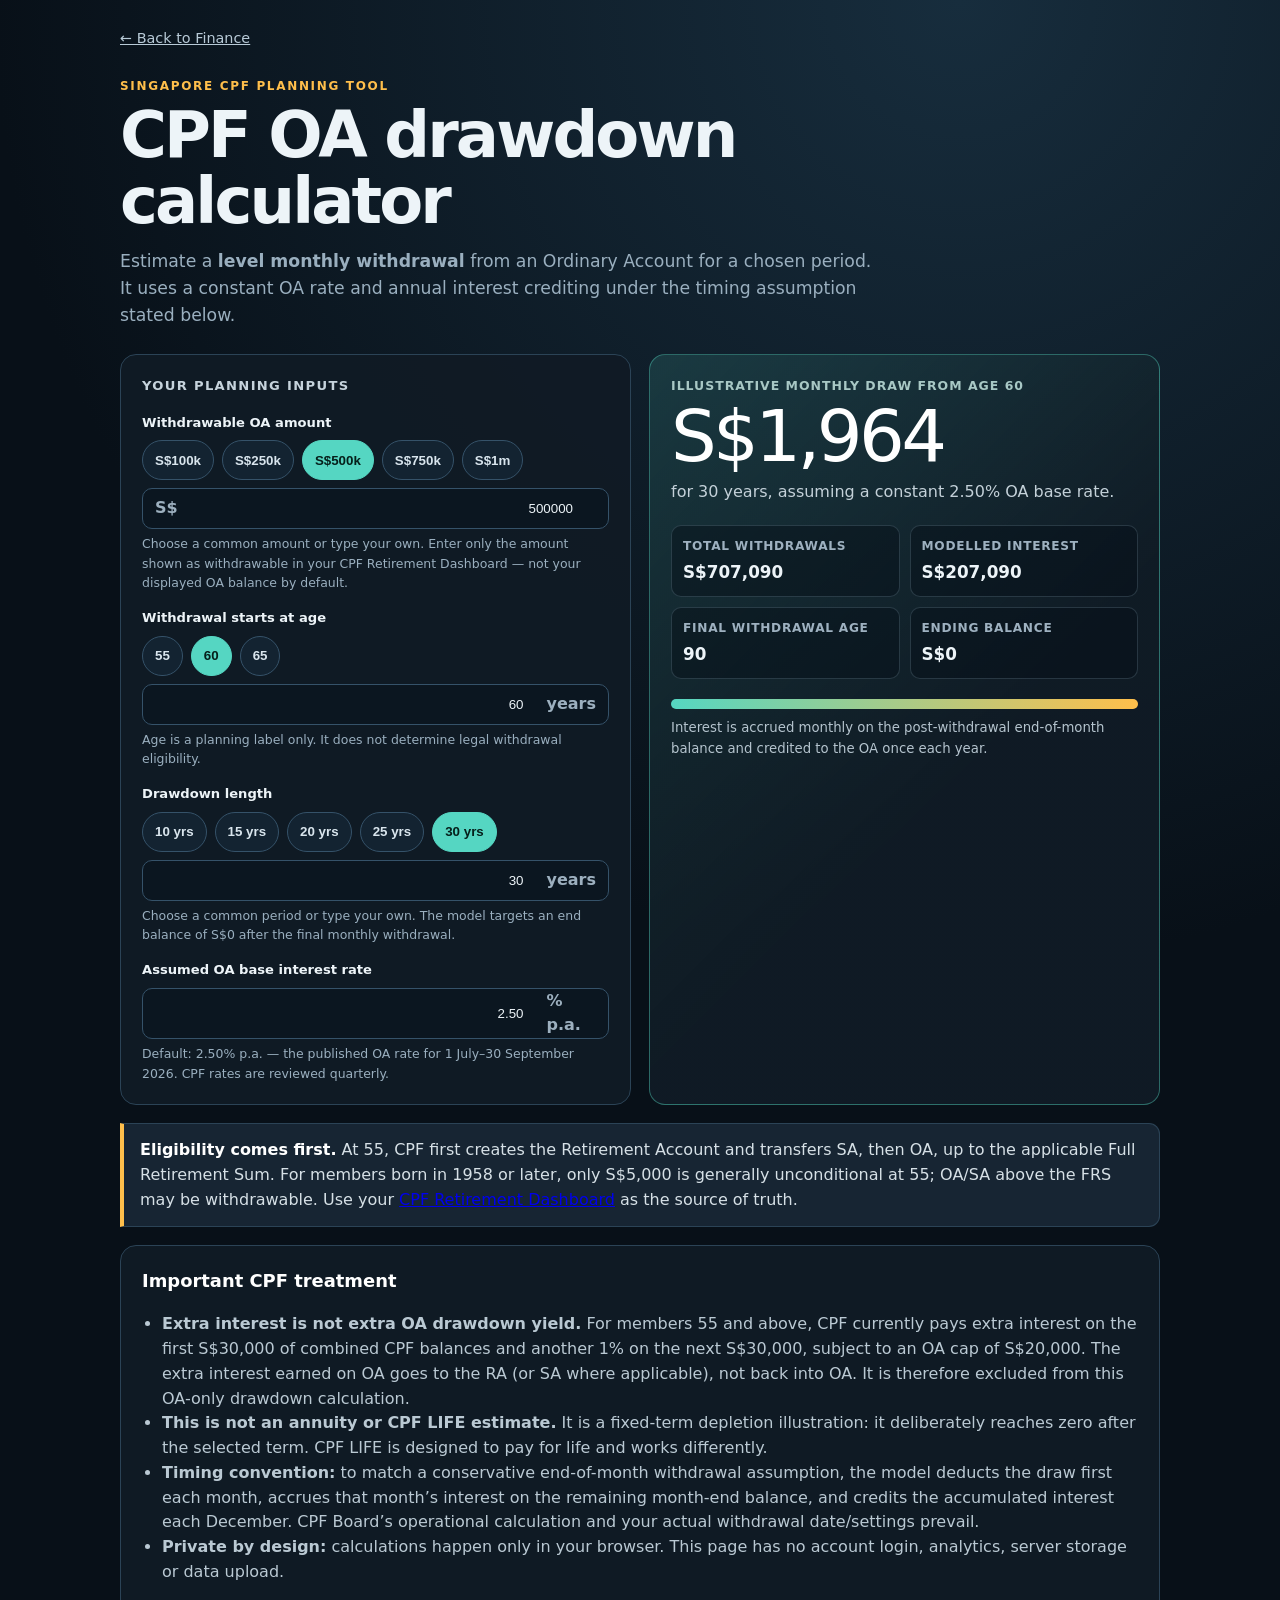
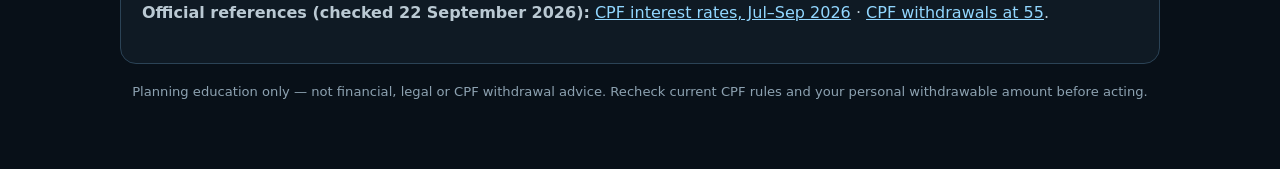
<file: cpf-oa-drawdown-calculator.html>
<!doctype html>
<html lang="en">
<head>
  <meta charset="utf-8">
  <meta name="viewport" content="width=device-width, initial-scale=1">
  <title>CPF OA Drawdown Calculator | Paul Young</title>
  <meta name="description" content="Estimate a level monthly draw from a CPF Ordinary Account under a constant interest-rate assumption. Runs entirely in your browser.">
  <meta name="robots" content="index,follow">
  <style>
    :root{--bg:#081018;--panel:#101b25;--panel2:#142331;--text:#edf4f8;--muted:#9aafbf;--amber:#ffbf4b;--teal:#55d6c2;--red:#ff6f70;--line:#2b4356}
    *{box-sizing:border-box} body{margin:0;background:radial-gradient(circle at 75% 0,#172d3d 0,#081018 48%);color:var(--text);font-family:Inter,ui-sans-serif,system-ui,-apple-system,"Segoe UI",Arial,sans-serif;line-height:1.55}
    .wrap{width:min(1040px,calc(100% - 32px));margin:auto;padding:26px 0 54px}.back{display:inline-block;color:#b8cad7;font-size:.9rem;margin-bottom:28px}.back:hover{color:#fff}.eyebrow{color:var(--amber);font-size:.75rem;font-weight:800;letter-spacing:.14em;text-transform:uppercase}.hero{max-width:760px;margin-bottom:25px}.hero h1{font-size:clamp(2.25rem,6vw,4rem);letter-spacing:-.045em;line-height:1.04;margin:.35rem 0 .85rem}.hero p{color:var(--muted);font-size:1.08rem;margin:0}.grid{display:grid;grid-template-columns:minmax(0,1fr) minmax(0,1fr);gap:18px}.card{background:rgba(16,27,37,.96);border:1px solid var(--line);border-radius:16px;padding:21px}.card h2{font-size:.82rem;letter-spacing:.1em;text-transform:uppercase;color:#c6d3dc;margin:0 0 17px}.field{margin:0 0 16px}.field:last-child{margin-bottom:0}.field label{display:block;font-size:.82rem;font-weight:750;margin-bottom:7px}.hint{font-size:.78rem;color:var(--muted);margin-top:5px}.input{display:flex;align-items:center;background:#0b1620;border:1px solid #355269;border-radius:10px;padding:0 12px}.input:focus-within{border-color:var(--teal);box-shadow:0 0 0 3px rgba(85,214,194,.12)}.input span{color:#9db0bf;font-weight:700}.input input{width:100%;border:0;outline:0;background:transparent;color:var(--text);font:700 1.2rem/1.2 inherit;padding:12px 8px;text-align:right}.choice{display:flex;gap:8px;flex-wrap:wrap}.choice button{border:1px solid #355269;background:#132331;color:#d9e5ed;padding:9px 12px;border-radius:999px;font-weight:700;cursor:pointer;min-height:40px}.choice button.active{background:var(--teal);border-color:var(--teal);color:#06201b}.choice button:focus-visible{outline:3px solid rgba(85,214,194,.45);outline-offset:2px}.result{background:linear-gradient(135deg,rgba(85,214,194,.15),rgba(16,27,37,.96) 58%);border-color:rgba(85,214,194,.42)}.kicker{font-size:.78rem;color:#a8c8c5;font-weight:750;letter-spacing:.08em;text-transform:uppercase}.payout{font-size:clamp(2.7rem,7vw,4.5rem);line-height:1;margin:.35rem 0 .5rem;color:#fff;letter-spacing:-.05em}.result p{color:#c4d1d9;margin:0}.facts{display:grid;grid-template-columns:1fr 1fr;gap:10px;margin:20px 0}.fact{background:rgba(5,15,24,.45);border:1px solid rgba(157,191,209,.2);border-radius:10px;padding:11px}.fact b{display:block;font-size:.76rem;color:#9eb1c0;text-transform:uppercase;letter-spacing:.06em}.fact span{display:block;font-size:1.05rem;font-weight:750;margin-top:3px}.bar{height:10px;background:#1d3444;border-radius:999px;overflow:hidden;margin-top:20px}.bar>i{display:block;height:100%;background:linear-gradient(90deg,var(--teal),var(--amber));width:100%}.note{font-size:.83rem;color:#b5c4ce;margin-top:9px}.notice{margin-top:18px;border-left:4px solid var(--amber);padding:14px 16px;background:#172533;color:#d6e0e6;border-radius:0 11px 11px 0}.notice strong{color:#fff}.guide{margin-top:18px}.guide h2{font-size:1.12rem;letter-spacing:0;text-transform:none;color:#fff}.guide p,.guide li{color:#bac9d3}.guide ul{padding-left:20px}.sources a{color:#92d7ff}.privacy{font-size:.82rem;color:#8da2b1;margin-top:18px;text-align:center}.bad{color:#ffb0b0}@media(max-width:720px){.grid{grid-template-columns:1fr}.wrap{width:min(100% - 24px,1040px);padding-top:18px}.facts{grid-template-columns:1fr 1fr}}
  </style>
</head>
<body>
  <main class="wrap">
    <a class="back" href="finance.html">← Back to Finance</a>
    <section class="hero">
      <div class="eyebrow">Singapore CPF planning tool</div>
      <h1>CPF OA drawdown calculator</h1>
      <p>Estimate a <strong>level monthly withdrawal</strong> from an Ordinary Account for a chosen period. It uses a constant OA rate and annual interest crediting under the timing assumption stated below.</p>
    </section>
    <div class="grid">
      <section class="card" aria-label="Calculator inputs">
        <h2>Your planning inputs</h2>
        <div class="field"><label for="balance">Withdrawable OA amount</label><div class="choice" id="balanceChoices"><button type="button" data-balance="100000">S$100k</button><button type="button" data-balance="250000">S$250k</button><button type="button" class="active" data-balance="500000">S$500k</button><button type="button" data-balance="750000">S$750k</button><button type="button" data-balance="1000000">S$1m</button></div><div class="input" style="margin-top:8px"><span>S$</span><input id="balance" type="number" min="0" step="1000" value="500000"></div><div class="hint">Choose a common amount or type your own. Enter only the amount shown as withdrawable in your CPF Retirement Dashboard — not your displayed OA balance by default.</div></div>
        <div class="field"><label for="startAge">Withdrawal starts at age</label><div class="choice" id="ageChoices"><button type="button" data-age="55">55</button><button type="button" class="active" data-age="60">60</button><button type="button" data-age="65">65</button></div><div class="input" style="margin-top:8px"><input id="startAge" type="number" min="55" max="100" step="1" value="60"><span>years</span></div><div class="hint">Age is a planning label only. It does not determine legal withdrawal eligibility.</div></div>
        <div class="field"><label for="years">Drawdown length</label><div class="choice" id="yearChoices"><button type="button" data-years="10">10 yrs</button><button type="button" data-years="15">15 yrs</button><button type="button" data-years="20">20 yrs</button><button type="button" data-years="25">25 yrs</button><button type="button" class="active" data-years="30">30 yrs</button></div><div class="input" style="margin-top:8px"><input id="years" type="number" min="1" max="60" step="1" value="30"><span>years</span></div><div class="hint">Choose a common period or type your own. The model targets an end balance of S$0 after the final monthly withdrawal.</div></div>
        <div class="field"><label for="rate">Assumed OA base interest rate</label><div class="input"><input id="rate" type="number" min="0" max="10" step="0.01" value="2.50"><span>% p.a.</span></div><div class="hint">Default: 2.50% p.a. — the published OA rate for 1 July–30 September 2026. CPF rates are reviewed quarterly.</div></div>
      </section>
      <section class="card result" aria-live="polite">
        <div class="kicker">Illustrative monthly draw from age <span id="ageOut">60</span></div>
        <div class="payout" id="monthlyOut">S$1,964</div>
        <p id="headline">for 30 years, assuming a constant 2.50% OA base rate.</p>
        <div class="facts"><div class="fact"><b>Total withdrawals</b><span id="totalOut">S$707,089</span></div><div class="fact"><b>Modelled interest</b><span id="interestOut">S$207,089</span></div><div class="fact"><b>Final withdrawal age</b><span id="endAgeOut">90</span></div><div class="fact"><b>Ending balance</b><span id="endingOut">S$0</span></div></div>
        <div class="bar"><i></i></div><div class="note" id="methodOut">Interest is accrued monthly on the post-withdrawal end-of-month balance and credited to the OA once each year.</div>
      </section>
    </div>
    <section class="card notice">
      <strong>Eligibility comes first.</strong> At 55, CPF first creates the Retirement Account and transfers SA, then OA, up to the applicable Full Retirement Sum. For members born in 1958 or later, only S$5,000 is generally unconditional at 55; OA/SA above the FRS may be withdrawable. Use your <a href="https://www.cpf.gov.sg/member/retirement-income/retirement-withdrawals/withdrawing-for-immediate-retirement-needs" target="_blank" rel="noopener">CPF Retirement Dashboard</a> as the source of truth.
    </section>
    <section class="card guide">
      <h2>Important CPF treatment</h2>
      <ul>
        <li><strong>Extra interest is not extra OA drawdown yield.</strong> For members 55 and above, CPF currently pays extra interest on the first S$30,000 of combined CPF balances and another 1% on the next S$30,000, subject to an OA cap of S$20,000. The extra interest earned on OA goes to the RA (or SA where applicable), not back into OA. It is therefore excluded from this OA-only drawdown calculation.</li>
        <li><strong>This is not an annuity or CPF LIFE estimate.</strong> It is a fixed-term depletion illustration: it deliberately reaches zero after the selected term. CPF LIFE is designed to pay for life and works differently.</li>
        <li><strong>Timing convention:</strong> to match a conservative end-of-month withdrawal assumption, the model deducts the draw first each month, accrues that month’s interest on the remaining month-end balance, and credits the accumulated interest each December. CPF Board’s operational calculation and your actual withdrawal date/settings prevail.</li>
        <li><strong>Private by design:</strong> calculations happen only in your browser. This page has no account login, analytics, server storage or data upload.</li>
      </ul>
      <p class="sources"><strong>Official references (checked 22 September 2026):</strong> <a href="https://www.cpf.gov.sg/member/infohub/news/news-releases/cpf-interest-rates-from-1-july-to-30-september-2026" target="_blank" rel="noopener">CPF interest rates, Jul–Sep 2026</a> · <a href="https://www.cpf.gov.sg/member/infohub/educational-resources/can-you-withdraw-your-cpf-at-55" target="_blank" rel="noopener">CPF withdrawals at 55</a>.</p>
    </section>
    <p class="privacy">Planning education only — not financial, legal or CPF withdrawal advice. Recheck current CPF rules and your personal withdrawable amount before acting.</p>
  </main>
  <script>
    const $=id=>document.getElementById(id);
    const money=n=>'S$'+Math.round(Math.max(0,n)).toLocaleString('en-SG');
    function input(id){const x=parseFloat($(id).value);return Number.isFinite(x)?x:0}
    // Monthly interest accrues after the chosen end-of-month draw; accrued interest is credited once each December.
    function terminalBalance(principal, annualRate, months, payment){
      let b=principal, accrued=0;
      for(let month=1;month<=months;month++){
        b-=payment;
        accrued+=Math.max(0,b)*(annualRate/12);
        if(month%12===0){b+=accrued;accrued=0}
      }
      return b;
    }
    function solvePayment(principal, annualRate, months){
      if(principal<=0||months<=0)return 0;
      let low=0,high=principal;
      for(let i=0;i<100;i++){const mid=(low+high)/2;if(terminalBalance(principal,annualRate,months,mid)>0)low=mid;else high=mid}
      return (low+high)/2;
    }
    function update(){
      const principal=Math.max(0,input('balance')), years=Math.max(1,Math.floor(input('years'))), age=Math.max(55,Math.floor(input('startAge'))), rate=Math.max(0,input('rate'))/100, months=years*12;
      const payment=solvePayment(principal,rate,months), total=payment*months, interest=total-principal, ending=terminalBalance(principal,rate,months,payment);
      $('ageOut').textContent=age;$('monthlyOut').textContent=money(payment);$('headline').textContent=`for ${years} years, assuming a constant ${(rate*100).toFixed(2)}% OA base rate.`;
      $('totalOut').textContent=money(total);$('interestOut').textContent=money(interest);$('endAgeOut').textContent=age+years;$('endingOut').textContent=money(ending);
      document.querySelectorAll('#ageChoices button').forEach(b=>b.classList.toggle('active',Number(b.dataset.age)===age));
      document.querySelectorAll('#yearChoices button').forEach(b=>b.classList.toggle('active',Number(b.dataset.years)===years));
      document.querySelectorAll('#balanceChoices button').forEach(b=>b.classList.toggle('active',Number(b.dataset.balance)===principal));
    }
    document.querySelectorAll('input').forEach(el=>el.addEventListener('input',update));
    document.querySelectorAll('#ageChoices button').forEach(b=>b.addEventListener('click',()=>{$('startAge').value=b.dataset.age;update()}));
    document.querySelectorAll('#yearChoices button').forEach(b=>b.addEventListener('click',()=>{$('years').value=b.dataset.years;update()}));
    document.querySelectorAll('#balanceChoices button').forEach(b=>b.addEventListener('click',()=>{$('balance').value=b.dataset.balance;update()}));
    update();
  </script>
</body>
</html>
</file>
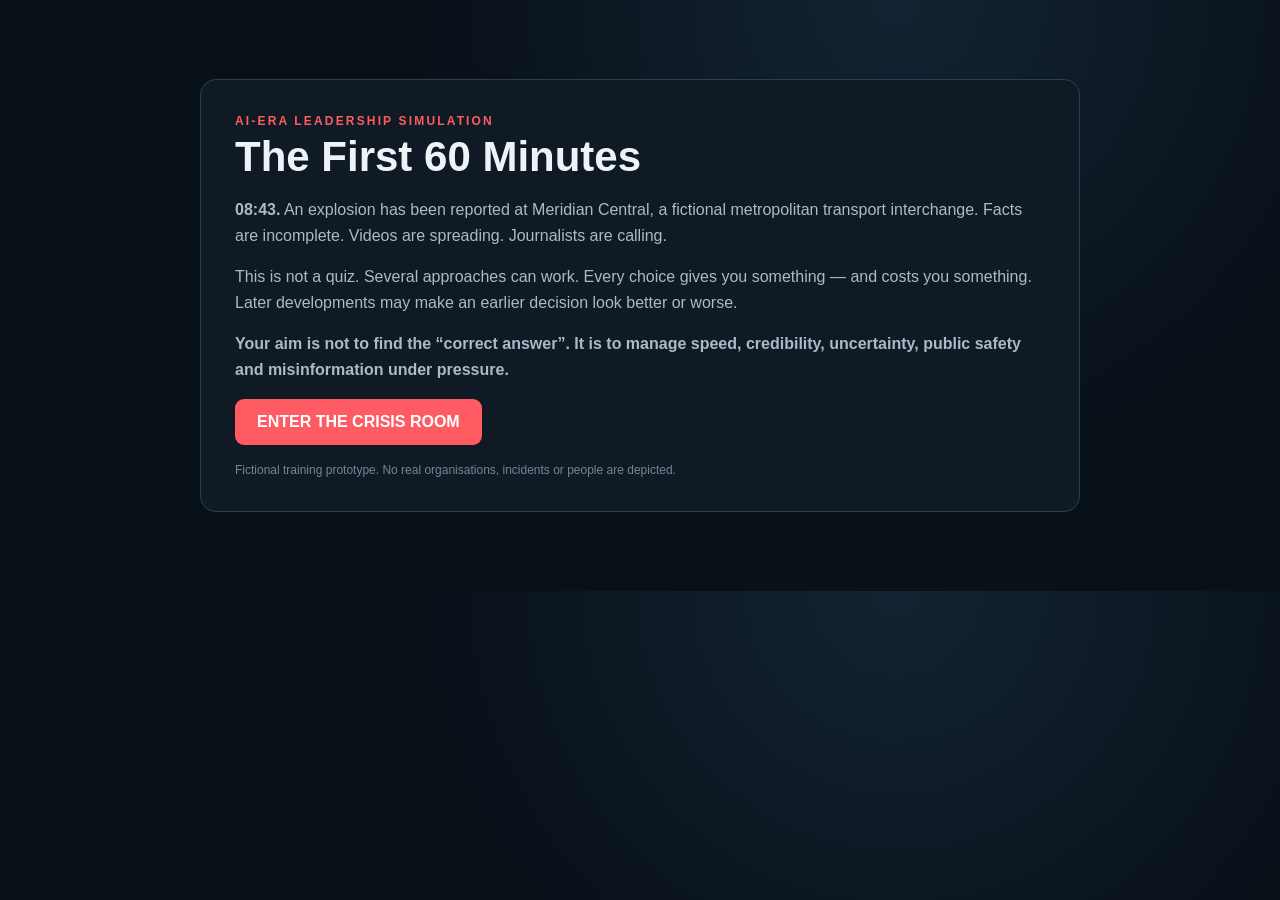
<file: crisis-first-60-minutes.html>
<!doctype html>
<html><head><meta charset="utf-8"><meta name="viewport" content="width=device-width,initial-scale=1">
<title>The First 60 Minutes | Paul Young</title><meta name="description" content="A fictional branching crisis-communications training simulation about the first 60 minutes of an incident."><meta name="robots" content="index,follow">
<style>
:root{--bg:#081018;--panel:#101b25;--panel2:#142331;--text:#edf4f8;--muted:#93a6b6;--red:#ff5b62;--amber:#ffbf4b;--green:#55d68b;--blue:#58a6ff;--line:#294052}
*{box-sizing:border-box}body{margin:0;background:radial-gradient(circle at 70% 0,#142333 0,#081018 45%);color:var(--text);font-family:Inter,Segoe UI,Arial,sans-serif}.wrap{max-width:1280px;margin:auto;padding:24px}.top{display:flex;justify-content:space-between;gap:20px;align-items:end;border-bottom:1px solid var(--line);padding-bottom:18px}.eyebrow{font-size:12px;letter-spacing:.18em;color:var(--red);font-weight:800}.title{font-size:36px;font-weight:850;letter-spacing:-.03em}.sub{color:var(--muted);margin-top:6px}.clock{text-align:right}.clock strong{font-size:32px}.clock span{display:block;color:var(--muted);font-size:12px}.metrics{display:grid;grid-template-columns:repeat(4,1fr);gap:12px;margin:18px 0}.metric,.card{background:rgba(16,27,37,.94);border:1px solid #24394a;border-radius:12px}.metric{padding:13px}.metric .lab{font-size:11px;color:var(--muted);letter-spacing:.08em}.metric .val{font-size:25px;font-weight:800;margin:5px 0}.bar{height:5px;background:#253746;border-radius:10px;overflow:hidden}.fill{height:100%;background:var(--blue);transition:.5s}.grid{display:grid;grid-template-columns:1fr 1.7fr;gap:16px}.card{padding:18px}.card h2{font-size:13px;letter-spacing:.1em;color:#b9c8d4;margin:0 0 14px}.feed{height:585px;overflow:auto}.feeditem{padding:12px 0;border-bottom:1px solid #223441}.feedtime{font-size:11px;color:var(--amber);font-weight:800}.feedtext{font-size:14px;line-height:1.45;margin-top:4px}.eventtime{color:var(--red);font-size:13px;font-weight:850;letter-spacing:.08em}.event h1{font-size:27px;line-height:1.15;margin:9px 0 10px}.event p{color:#b8c7d2;line-height:1.58}.pressure{margin:14px 0;background:#0d1720;border-left:3px solid var(--amber);padding:11px 13px;color:#ced9e0;line-height:1.45}.options{display:grid;gap:9px;margin-top:16px}.option{width:100%;text-align:left;background:#172735;border:1px solid #2c4659;color:var(--text);padding:14px;border-radius:9px;cursor:pointer;font-size:14px;line-height:1.4;transition:.18s}.option:hover{background:#20384a;border-color:#52718a;transform:translateY(-1px)}.option b{color:var(--amber);margin-right:7px}.option:disabled{opacity:.55;cursor:default;transform:none}.debrief{display:none;margin-top:14px}.debriefBox{border-radius:10px;padding:13px 14px;margin-top:9px;line-height:1.48}.good{background:#11241c;border:1px solid #2b5a43;color:#d8efe1}.risk{background:#281b18;border:1px solid #613a31;color:#f4d7ce}.bestpractice{background:#111d28;border:1px solid #2c4b63;color:#cfe0ec}.debriefBox b{display:block;margin-bottom:4px}.impact{display:flex;flex-wrap:wrap;gap:7px;margin-top:11px}.chip{font-size:12px;padding:5px 8px;border-radius:999px;border:1px solid #334b5d;background:#0c1620}.chip.up{color:#9ce8b9;border-color:#315d43}.chip.down{color:#ffb0a8;border-color:#6b4039}.chip.flat{color:#aab9c5}.next{display:none;margin-top:13px;background:var(--red);color:white;border:0;padding:12px 17px;border-radius:8px;font-weight:800;cursor:pointer}.intro,.result{max-width:880px;margin:55px auto;background:rgba(16,27,37,.96);border:1px solid var(--line);border-radius:16px;padding:34px}.intro h1,.result h1{font-size:42px;margin:5px 0}.intro p,.result p{color:#a9bbc8;line-height:1.6}.start{background:var(--red);color:#fff;border:0;border-radius:9px;padding:14px 22px;font-weight:850;font-size:16px;cursor:pointer}.small{font-size:12px;color:#718797;margin-top:18px}.hidden{display:none}.scoregrid{display:grid;grid-template-columns:repeat(4,1fr);gap:10px;margin:22px 0}.score{background:#172735;padding:14px;border-radius:10px;text-align:center}.score b{font-size:26px;display:block}.aar{background:#0d1720;border-left:3px solid var(--amber);padding:15px;margin:14px 0;line-height:1.55}.aar ul{margin:8px 0 0 20px;color:#b9c8d4}.restart{background:#22394a;color:white;border:1px solid #456178;border-radius:8px;padding:11px 16px;cursor:pointer}.path{font-size:12px;color:#8da4b5;margin-top:9px}
@media(max-width:800px){.grid{grid-template-columns:1fr}.metrics{grid-template-columns:1fr 1fr}.feed{height:240px}.title{font-size:28px}.clock strong{font-size:24px}.scoregrid{grid-template-columns:1fr 1fr}}
</style></head><body><div class="wrap">
<section id="intro" class="intro"><div class="eyebrow">AI-ERA LEADERSHIP SIMULATION</div><h1>The First 60 Minutes</h1><p><b>08:43.</b> An explosion has been reported at Meridian Central, a fictional metropolitan transport interchange. Facts are incomplete. Videos are spreading. Journalists are calling.</p><p>This is not a quiz. Several approaches can work. Every choice gives you something — and costs you something. Later developments may make an earlier decision look better or worse.</p><p><b>Your aim is not to find the “correct answer”. It is to manage speed, credibility, uncertainty, public safety and misinformation under pressure.</b></p><button class="start" onclick="startGame()">ENTER THE CRISIS ROOM</button><div class="small">Fictional training prototype. No real organisations, incidents or people are depicted.</div></section>
<section id="game" class="hidden"><div class="top"><div><div class="eyebrow">LIVE INCIDENT • FICTIONAL</div><div class="title">THE FIRST 60 MINUTES</div><div class="sub">Branching crisis communications simulation</div></div><div class="clock"><strong id="clock">08:43</strong><span>CRISIS TIME</span></div></div>
<div class="metrics"><div class="metric"><div class="lab">PUBLIC TRUST</div><div class="val" id="trust">60</div><div class="bar"><div id="trustbar" class="fill"></div></div></div><div class="metric"><div class="lab">ACCURACY / VERIFICATION</div><div class="val" id="accuracy">64</div><div class="bar"><div id="accuracybar" class="fill"></div></div></div><div class="metric"><div class="lab">RESPONSE SPEED</div><div class="val" id="speed">55</div><div class="bar"><div id="speedbar" class="fill"></div></div></div><div class="metric"><div class="lab">MISINFORMATION SPREAD ↓</div><div class="val" id="misinfo">30</div><div class="bar"><div id="misinfobar" class="fill"></div></div></div></div>
<div class="grid"><div class="card"><h2>LIVE INFORMATION FEED</h2><div id="feed" class="feed"></div></div><div class="card event"><div id="eventtime" class="eventtime"></div><h1 id="eventtitle"></h1><p id="eventbody"></p><div id="pressure" class="pressure"></div><div id="options" class="options"></div><div id="debrief" class="debrief"></div><button id="next" class="next" onclick="nextEvent()">CONTINUE →</button></div></div></section>
<section id="result" class="result hidden"><div class="eyebrow">AFTER ACTION REVIEW</div><h1>Your first hour is over.</h1><p id="resultlead"></p><div id="scores" class="scoregrid"></div><div class="aar"><b>Your operating style</b><div id="style"></div></div><div class="aar"><b>What helped you</b><ul id="helped"></ul></div><div class="aar"><b>Where your strategy remained exposed</b><ul id="exposed"></ul></div><div class="aar"><b>Replay insight</b><div id="replay"></div></div><button class="restart" onclick="resetGame()">↻ PLAY AGAIN — TAKE A DIFFERENT PATH</button></section>
</div>
<script>
function freshState(){return {trust:60,accuracy:64,speed:55,misinfo:30,i:0,choices:[],flags:{},history:[]}}
let state=freshState();
const events=[
{
 t:'08:43',title:'The information vacuum is opening',
 body:()=>`An explosion has been reported at Meridian Central. Emergency services confirm an incident, but the cause, scale and casualty count are unknown. Eyewitness clips are multiplying. Reporters are calling. Senior leadership wants to know whether you intend to speak before more facts arrive.`,
 pressure:'Pressure: silence buys verification time, but every minute also allows other people to define what happened.',
 feed:['Emergency services confirm response at Meridian Central. Cause and casualties not yet verified.','SOCIAL: Claims range from “electrical blast” to “terror attack”. None verified.','MEDIA: Six queries in four minutes. Two broadcasters are preparing live coverage.','TRENDING: #MeridianCentral climbing rapidly.'],
 opts:[
  {text:'Issue a short holding line now: confirm the incident and emergency response, state that cause/casualties are not yet confirmed, and promise a timed update.',delta:{trust:4,accuracy:0,speed:5,misinfo:1},flag:['earlyStmt','bounded'],good:'You occupy the information space early and make uncertainty explicit.',risk:'You have created a clock for yourself. If your promised update slips, credibility can fall faster than if you had never promised one.',bp:'Good crisis practice supports early, bounded communication — but only when you can sustain the update rhythm.'},
  {text:'Hold for about 8 minutes while operations builds a more reliable picture; meanwhile prepare a statement and lines-to-take.',delta:{trust:0,accuracy:5,speed:-3,misinfo:2},flag:['waited','prepared'],good:'You improve the chance that the first public line is materially useful rather than generic.',risk:'The public and media do not experience your internal preparation. To them, the absence of information may look like uncertainty or concealment.',bp:'Verification is valuable, but delay has a reputational cost when speculation is already accelerating.'},
  {text:'Give media an off-camera background acknowledgement that an incident occurred, while holding the formal public statement until more facts are verified.',delta:{trust:-1,accuracy:2,speed:3,misinfo:1},flag:['mediaBackground'],good:'You reduce newsroom uncertainty quickly and may slow incorrect reporting.',risk:'The wider public still lacks an official source, and different journalists may paraphrase your background guidance differently.',bp:'Selective media engagement can buy time, but consistency becomes harder to control.'},
  {text:'Put out a very short reassurance message: “Emergency services are on scene and the situation is being managed.” Avoid casualty/cause language for now.',delta:{trust:2,accuracy:-2,speed:5,misinfo:1},flag:['reassure'],good:'It is fast, calm and gives people a signal that authorities are acting.',risk:'“Being managed” can later be replayed as over-reassurance if the incident turns out to be more serious than first thought.',bp:'Reassurance works best when tied to observable actions, not assumptions about the scale of the event.'}
 ]
},
{
 t:'08:48',title:'The messenger now matters',
 body:()=> state.flags.earlyStmt ? 'Your first line is out, but media say it is too limited. They want a face and someone accountable. The Minister is due at a public event in about two hours, where media will certainly approach. A senior operational commander is available sooner.' : 'You have not yet put out a substantive public line. Media are now asking not only what happened, but who is accountable. The Minister will be at a public event in about two hours and is likely to be approached. A senior operational commander can speak earlier.',
 pressure:'Pressure: a senior figure can project leadership — but whoever fronts early becomes tied to the incomplete facts available at that moment.',
 feed:['MEDIA: “Who is in charge of this response?”','CALENDAR: Minister due at a public event at 11:00; media presence expected.','OPS: Incident commander available for a doorstep update within 12 minutes.'],
 opts:[
  {text:'Use the operational commander first for verified facts and response actions. Prepare the Minister for a later public appearance focused on reassurance, accountability and the wider response.',delta:{trust:3,accuracy:3,speed:-1,misinfo:0},flag:['opsFirst'],good:'You match the messenger to the information need: operational facts first, political leadership later if required.',risk:'Some audiences may still interpret the absence of the Minister as insufficient visibility if the incident escalates quickly.',bp:'The “right person” can vary by phase; expertise and accountability do not always need to arrive in the same voice at the same moment.'},
  {text:'Prepare the Minister to speak at the scheduled event in two hours, but do not create a special appearance now. Use written/operational updates in the meantime.',delta:{trust:1,accuracy:2,speed:-2,misinfo:1},flag:['ministerLater'],good:'You avoid over-escalating the situation while preserving a natural opportunity for visible leadership.',risk:'Two hours is a long time in a fast information cycle. If anxiety spikes, waiting for the scheduled event may look passive.',bp:'A planned appearance can work if other credible voices are filling the gap before then.'},
  {text:'Put the Minister out quickly in a short doorstep, tightly bounded to confirmed facts and public-safety messages.',delta:{trust:4,accuracy:-2,speed:3,misinfo:1},flag:['ministerEarly'],good:'You demonstrate visible senior ownership and can focus attention on public-safety actions rather than speculation.',risk:'The Minister may become the story and face detailed questions before sufficient facts exist. Any premature phrase may persist for the rest of the crisis.',bp:'Senior visibility can build trust, but early exposure increases the cost of later factual change.'},
  {text:'Use a professional spokesperson only for now; keep both the Minister and operational commander away from live questioning.',delta:{trust:-2,accuracy:3,speed:2,misinfo:1},flag:['spoxOnly'],good:'You protect senior leaders from premature statements and keep message discipline tight.',risk:'As concern rises, a communications-only voice may be seen as less authoritative than the operational or political decision-makers.',bp:'Spokespersons are useful, but authority matters when audiences need reassurance that decisions are being made at the right level.'}
 ]
},
{
 t:'08:55',title:'A viral “second explosion” video',
 body:()=>`A dramatic video claiming to show a second explosion is spreading fast. The control room says there has been no second blast at Meridian Central. Forensic staff think the clip may be old footage, but need another ${state.flags.waited?'4':'7'} minutes for confidence. Journalists ask whether the public is still in danger.`,
 pressure:'Pressure: waiting improves evidential confidence; speaking sooner may prevent a false claim becoming the dominant frame.',
 feed:['SOCIAL: “SECOND BLAST” video crosses 38,000 views.','CONTROL ROOM: No second blast detected at Meridian Central.','FORENSICS: Visual mismatch found; origin not yet conclusively established.','MEDIA: “Can you confirm there has been a second explosion?”'],
 opts:[
  {text:'Say immediately that there is no operational evidence of a second blast at Meridian Central, the circulating clip is under urgent verification, and forensic checks are underway.',delta:{trust:2,accuracy:-1,speed:4,misinfo:0},flag:['videoBounded'],good:'You address the public-safety implication without claiming more than operations can support.',risk:'If a second incident is later discovered elsewhere, audiences may conflate your carefully bounded statement with a broader denial.',bp:'A useful middle path is to separate what operations know from what digital verification has not yet concluded.'},
  {text:'Wait for forensic confirmation before directly addressing the video; meanwhile say only that there is no confirmed second incident at this time.',delta:{trust:0,accuracy:4,speed:-3,misinfo:3},flag:['videoWait'],good:'Your eventual debunk will be stronger and easier to evidence.',risk:'The clip continues gathering emotional and algorithmic momentum while you verify. Some audiences may remember the clip more strongly than the later correction.',bp:'Accuracy can increase with time, but misinformation can become stickier while authorities wait.'},
  {text:'Call the clip false now based on control-room confirmation that no second blast occurred and strong visual inconsistencies; say technical evidence will follow.',delta:{trust:0,accuracy:-2,speed:5,misinfo:-2},flag:['videoFastDebunk'],good:'You attack the false narrative quickly and give the public a clear position.',risk:'Your public certainty is currently ahead of your technical evidence. If analysis later finds ambiguity, credibility suffers.',bp:'Rapid correction can be effective when authoritative human knowledge is strong, but the evidential basis should be made clear.'},
  {text:'Focus only on public action: “There is no instruction to evacuate additional areas; follow official channels while reports are checked.” Do not discuss the clip yet.',delta:{trust:2,accuracy:3,speed:0,misinfo:1},flag:['videoSafety'],good:'You prioritise what people need to do rather than amplifying the disputed content.',risk:'You leave the specific viral claim largely uncontested, so commentators may interpret your silence as uncertainty.',bp:'Protective action can be more important than rebuttal, but unanswered high-salience claims can continue shaping perception.'}
 ]
},
{
 t:'09:02',title:'The internal screenshot is probably real — its content may not be',
 body:()=>`A screenshot from a staff chat says “multiple fatalities at the concourse”. Cyber staff confirm the account appears genuine. But the message may be hearsay: the employee was not part of casualty reporting. Online users are treating the screenshot as proof that authorities already know about deaths and are hiding them.`,
 pressure:'Pressure: authentic source, uncertain content. Commenting on the account may add credibility to the leak; ignoring it may strengthen the concealment narrative.',
 feed:['LEAK: Screenshot passes 20,000 shares.','CYBER: Account likely genuine; message context incomplete.','OPS: No authorised fatality count available yet.','MEDIA: “Is this an authentic internal message?”'],
 opts:[
  {text:'Do not authenticate the account publicly. Say the casualty claim circulating online is not an authorised casualty report, verified figures are still being reconciled, and ask people not to amplify unverified numbers.',delta:{trust:3,accuracy:3,speed:0,misinfo:1},flag:['leakContentOnly'],good:'You address the dangerous claim without validating the leaked account or helping the screenshot travel further.',risk:'Reporters may continue pressing specifically on authenticity and accuse you of avoiding that part of the question.',bp:'Separating the truth of a claim from the authenticity of a source can reduce unnecessary amplification.'},
  {text:'Acknowledge that the screenshot appears to come from a real internal account, but stress that the employee was not an authorised casualty source and the claim remains unverified.',delta:{trust:2,accuracy:0,speed:2,misinfo:3},flag:['leakAcknowledge'],good:'You are transparent about what you know and directly answer the media’s authenticity question.',risk:'By validating the source account, you may inadvertently make the screenshot seem more credible and increase its news value.',bp:'Transparency can build trust, but every verified detail can also strengthen the salience of the misinformation container.'},
  {text:'Say nothing publicly about the leak. Rapidly investigate its provenance and focus all outward communication on verified casualty information when available.',delta:{trust:-2,accuracy:4,speed:-2,misinfo:3},flag:['leakSilent'],good:'You avoid amplifying a leak that may otherwise fade.',risk:'If the screenshot keeps spreading, silence may be interpreted as evidence that it is true and uncomfortable to answer.',bp:'Non-amplification can be wise for fringe claims; it is riskier once the claim has already crossed into mainstream attention.'},
  {text:'State that internal chat messages are unofficial and can be wrong, while announcing that an urgent casualty-reconciliation process is underway and will report at a fixed time.',delta:{trust:2,accuracy:3,speed:0,misinfo:1},flag:['leakProcess'],good:'You shift attention from the leak itself to a credible verification process and a time-bound next step.',risk:'If the reconciliation deadline slips or the final number is worse than expected, your process becomes part of the story.',bp:'Explaining how facts are being verified can be as important as repeating that verification is underway.'}
 ]
},
{
 t:'09:11',title:'You now have proof the viral explosion clip is false',
 body:()=> state.flags.videoFastDebunk ? 'Forensics now confirms your earlier public call: the “second explosion” clip is old footage from another country. Your speed looks good — but critics ask why they should trust future fast debunks without evidence.' : state.flags.videoWait ? 'Forensics now confirms the clip is old footage from another country. Your evidence is strong, but the video has already crossed 140,000 views and several commentators repeated it.' : 'Forensics confirms the clip is old footage from another country. You now need to decide how aggressively to debunk it and through whom.',
 pressure:'Pressure: a correction needs reach, not just accuracy. But repeating false content can also reinforce it.',
 feed:['FORENSICS: Original footage located overseas from 2023.','PLATFORM: False clip still spreading in closed groups.','FACT-CHECKER: Independent verification team asks for your source material.'],
 opts:[
  {text:'Publish a concise “FALSE” label with the evidential reason, link to the original footage, and provide the material to independent fact-checkers and major platforms.',delta:{trust:0,accuracy:4,speed:-1,misinfo:-4},flag:['multiChannelDebunk'],good:'You combine speed, evidence and trusted third parties, helping the correction escape your own follower base.',risk:'Sharing the original comparison can still expose some people to the false claim for the first time.',bp:'Corrections travel better when they are evidenced, easy to repeat, and carried by more than one trusted source.'},
  {text:'Post a strong “FAKE NEWS” graphic from the official account and ask followers to share it widely.',delta:{trust:-2,accuracy:0,speed:5,misinfo:-2},flag:['officialFakeLabel'],good:'It is fast, highly shareable and gives supporters a simple corrective message.',risk:'People outside your trust network may dismiss a bare official label as self-serving unless the evidence is visible.',bp:'A clear label can work, but evidence and messenger diversity improve persuasion across fragmented audiences.'},
  {text:'Give the evidence first to independent fact-checkers and journalists, then amplify their debunk once published.',delta:{trust:4,accuracy:3,speed:-3,misinfo:1},flag:['thirdPartyFirst'],good:'External validation can break echo chambers and reach audiences sceptical of official accounts.',risk:'You sacrifice time and some control over framing while third parties prepare their material.',bp:'Trusted intermediaries are especially useful when the audience does not share the authority’s baseline trust.'},
  {text:'Publish a short correction without reposting or linking to the false clip: “No second explosion occurred; the circulating video is unrelated footage.”',delta:{trust:-1,accuracy:1,speed:4,misinfo:0},flag:['minimalDebunk'],good:'You correct the record without giving the false material additional visual reach.',risk:'People who have seen the viral clip may want proof and may find the assertion insufficient.',bp:'Avoiding repetition can reduce amplification, but high-conviction misinformation often needs visible evidence to dislodge it.'}
 ]
},
{
 t:'09:20',title:'A live interview request — but not right now',
 body:()=>`A broadcaster wants a live interview within the next hour. The Minister will be at a public event around 11:00 and will almost certainly face cameras. The operational commander is available sooner. You have confirmed injuries, but cause and intent remain unknown.`,
 pressure:'Pressure: the choice is not simply “go live or not”. It is who speaks, when, and for what purpose.',
 feed:['TV: “We can take any senior representative within the hour.”','OPS: Incident commander can do a 5-minute factual briefing at 09:35.','MINISTERIAL: Media line expected at 11:00 event.','INVESTIGATION: Cause still unknown.'],
 opts:[
  {text:'Put the operational commander live first with verified facts, response actions and uncertainty; reserve the Minister for the later event once there is more strategic context.',delta:{trust:3,accuracy:4,speed:-1,misinfo:0},flag:['liveOps'],good:'You use the most informed voice for the immediate factual need and preserve the Minister for leadership/accountability later.',risk:'If the public expects political reassurance now, the operational briefing may feel technically strong but emotionally thin.',bp:'Different messengers can serve different communication functions across the same crisis.'},
  {text:'Decline the immediate live slot. Build a fuller package for the Minister at 11:00, while continuing written updates before then.',delta:{trust:-1,accuracy:4,speed:-4,misinfo:2},flag:['liveMinisterLater'],good:'You reduce the risk of an under-informed live performance and give the Minister stronger material.',risk:'The media vacuum remains partly open for nearly two hours, and others may frame the story before your senior voice appears.',bp:'Preparation improves quality, but long gaps need compensating updates through other channels.'},
  {text:'Use a trained senior spokesperson live within the hour, then decide later whether the Minister needs to add anything at 11:00.',delta:{trust:-1,accuracy:2,speed:4,misinfo:0},flag:['liveSpox'],good:'You get disciplined, visible communication quickly without forcing the most senior figures into uncertain detail.',risk:'A spokesperson may be challenged on whether decision-makers themselves are avoiding scrutiny.',bp:'A good spokesperson can protect senior leaders, but perceived authority remains part of message reception.'},
  {text:'Have the Minister do a short recorded statement now, with no live Q&A; use the later event for questions if the facts are clearer.',delta:{trust:4,accuracy:-1,speed:3,misinfo:1},flag:['ministerRecorded'],good:'You gain visible senior leadership while controlling the risk of speculative questioning.',risk:'No-Q&A can be criticised as overly managed, especially if journalists already have unresolved factual questions.',bp:'Recorded statements are useful for message discipline, but they do not fully substitute for accountable engagement.'}
 ]
},
{
 t:'09:27',title:'A convincing deepfake of the CEO appears',
 body:()=>`A video appears to show your CEO admitting negligence. The CEO immediately confirms to you that no such recording was made. Your media team therefore knows the claim is false. However, the digital-forensics team says it needs around 15 minutes to produce a public technical explanation convincing enough for sceptical audiences.`,
 pressure:'Pressure: you know it is fake; the public does not. A fast denial may limit spread, while a slower evidential debunk may stick better.',
 feed:['CEO: “That is not me. I never recorded that.”','SOCIAL: Clip spreading rapidly; many users say it looks authentic.','FORENSICS: Strong synthetic indicators, but public-ready evidence will take ~15 minutes.'],
 opts:[
  {text:'Immediately state that the CEO confirms the video is fabricated; say technical analysis is underway and commit to publishing evidence shortly.',delta:{trust:0,accuracy:-1,speed:5,misinfo:-3},flag:['deepfakeTwoStage'],good:'You move quickly on a fact you genuinely know while being transparent that the technical proof is still coming.',risk:'Sceptical audiences may treat the CEO’s denial as self-interested until independent or technical evidence arrives.',bp:'A two-stage response can balance speed and evidential depth when authority knows a claim is false before technical proof is ready.'},
  {text:'Wait for the full forensic package, then issue one highly evidenced debunk with frame analysis, source indicators and CEO confirmation.',delta:{trust:2,accuracy:5,speed:-4,misinfo:4},flag:['deepfakeEvidenceFirst'],good:'Your correction will be difficult to dismiss and may have stronger staying power.',risk:'The false clip continues accumulating views and emotional reactions for 15 minutes before your response lands.',bp:'Strong evidence can improve correction quality, but delay increases the cost of misinformation entrenchment.'},
  {text:'Issue an immediate CEO selfie-video denial from a verified account, followed later by technical evidence from forensics.',delta:{trust:3,accuracy:-1,speed:5,misinfo:0},flag:['deepfakeCounterVideo'],good:'A fresh authenticated video gives audiences a simple competing visual and demonstrates the CEO is accessible.',risk:'A “video versus video” contest can confuse some audiences, and critics may still demand technical validation.',bp:'Matched-format rebuttals can be powerful, but authentication cues and follow-up evidence matter.'},
  {text:'Ask a trusted independent digital-forensics partner to issue the first technical assessment, while your account only confirms that the CEO denies making the clip.',delta:{trust:4,accuracy:4,speed:-3,misinfo:1},flag:['deepfakeThirdParty'],good:'An external technical voice can persuade people who would discount the CEO’s own denial.',risk:'You surrender some speed and depend on another organisation’s turnaround and wording.',bp:'Messenger diversity can be crucial when the subject of the allegation has an obvious interest in denying it.'}
 ]
},
{
 t:'09:36',title:'Casualties are confirmed — but motive is still unresolved',
 body:()=>`Authorities now confirm 11 people injured, two seriously. No fatalities are confirmed. Investigators say deliberate action is possible, but they cannot yet distinguish terrorism, sabotage, or another cause. A major broadcaster says two security sources have told it that terrorism is suspected. Separately, an unknown extremist channel has posted a claim of responsibility that has not been authenticated.`,
 pressure:'Pressure: the injury figures are firm enough to publish, but the motive story is moving faster than the investigation. Whatever you say now may become the reference point for the next update.',
 feed:['CONFIRMED: 11 injured, two serious; no confirmed fatalities.','SECURITY: Deliberate action possible; motive not established.','MEDIA: Broadcaster says it has two sources describing terrorism as a working hypothesis.','ONLINE: Unverified extremist channel claims responsibility. Authenticity unknown.'],
 opts:[
  {text:'Confirm the injuries and centre the update on care, public vigilance, what people should do, and the ongoing investigation. Say motive has not been established.',delta:{trust:3,accuracy:4,speed:0,misinfo:1},flag:['casualtySafetyFirst','motiveNotEstablished'],good:'You give the public verified, actionable information and avoid turning an investigative hypothesis into the headline.',risk:'Because journalists already have security-source reporting, some may frame your answer as evasive or behind the curve.',bp:'A useful public update separates what is confirmed from what is still under investigation, while prioritising information people can act on.'},
  {text:'Confirm the injuries and say investigators are examining deliberate action among several possibilities, without using the word “terrorism”.',delta:{trust:2,accuracy:3,speed:0,misinfo:2},flag:['deliberateActionBounded'],good:'You acknowledge that the investigation has moved beyond a purely accidental explanation without overstating motive.',risk:'“Deliberate action” may itself become the headline, and audiences may infer terrorism even though you did not say it.',bp:'Bounded transparency can reduce perceptions of concealment, but even carefully chosen labels can acquire stronger public meaning than intended.'},
  {text:'Confirm the injuries and acknowledge that terrorism is one working hypothesis, while stressing that the responsibility claim is unverified and motive is not established.',delta:{trust:2,accuracy:-1,speed:4,misinfo:3},flag:['terrorHypothesisNamed'],good:'You directly address what reporters are already hearing and distinguish a hypothesis from a conclusion.',risk:'The word “terrorism” may dominate headlines and social posts while your caveats disappear, amplifying fear and possibly an unauthenticated claim.',bp:'When addressing a live hypothesis, communicators should weigh transparency against the amplification effect of naming it.'},
  {text:'Confirm the injuries publicly, but keep motive out of the statement. Brief senior editors on background that the terrorism claim is unverified and ask them not to present it as established fact.',delta:{trust:-1,accuracy:4,speed:-1,misinfo:-3},flag:['editorBackground','motiveNotEstablished'],good:'You preserve a disciplined public line while trying to improve the quality of reporting outside official channels.',risk:'Background guidance may leak, creating a second argument about what authorities “really knew” and whether information was being withheld.',bp:'Media engagement can reduce misinformation, but private guidance must remain consistent with what you could defend publicly if it becomes known.'}
 ]
},
{
 t:'09:43',title:'The attribution question lands at the 60-minute mark',
 body:()=>{let prior=state.flags.terrorHypothesisNamed?'Earlier, you publicly acknowledged terrorism as one working hypothesis.':state.flags.deliberateActionBounded?'Earlier, you acknowledged that deliberate action was being examined but did not use the word terrorism.':state.flags.editorBackground?'Earlier, your public statement avoided motive while senior editors were briefed on background.':'Earlier, you said motive had not been established and kept the public message focused on casualties and safety.';return `${prior} Investigators now assess that the blast was almost certainly deliberate, but attribution is still unresolved. The extremist claim remains unauthenticated. A broadcaster is about to report “suspected terrorist attack” and asks why authorities will not confirm it. Meanwhile, the Minister is due to appear at a public event in 20 minutes and will certainly be asked about the incident.`},
 pressure:'Final pressure: you now know more than before, but not enough to attribute responsibility. Your earlier wording constrains what sounds credible now, and the next messenger may be the Minister whether you planned for it or not.',
 feed:['INVESTIGATION: Deliberate act now assessed as highly likely; attribution unresolved.','INTELLIGENCE: Responsibility claim still not authenticated.','MEDIA: “We are reporting suspected terrorist attack unless you correct us.”','SCHEDULE: Minister due at a public event in 20 minutes; media attendance expected.'],
 opts:[
  {text:'Update publicly before the event: say evidence now points to a deliberate act, attribution remains unresolved, the online claim is unverified, and the Minister will reinforce safety and resilience messages rather than speculate on perpetrators.',delta:{trust:0,accuracy:4,speed:4,misinfo:1},flag:['finalUpdateBeforeMinister'],good:'You update the factual position before the Minister is cornered, while preserving the distinction between deliberate action and attribution.',risk:'You are advancing the public narrative significantly; if the assessment later changes, this line will be scrutinised closely.',bp:'When the evidential threshold changes materially, updating before a high-visibility appearance can prevent the messenger from being forced into an avoidable improvised answer.'},
  {text:'Let the Minister address it first at the event: acknowledge that deliberate action is now likely, condemn violence, urge vigilance, and say attribution will only be confirmed when evidence supports it.',delta:{trust:4,accuracy:-2,speed:2,misinfo:1},flag:['ministerLeadsFinal'],good:'A senior political figure visibly demonstrates seriousness and can combine facts with reassurance and resolve.',risk:'The Minister becomes the first carrier of a still-evolving investigative assessment, increasing the cost of imprecise wording or aggressive follow-up questions.',bp:'Senior messengers can build confidence, but they are most effective when operational facts and red lines are settled enough to withstand live questioning.'},
  {text:'Keep the Minister out of attribution. Put the operational lead or police spokesperson out first with the investigative update, then have the Minister speak later about public safety, care for victims and national resilience.',delta:{trust:3,accuracy:4,speed:-2,misinfo:0},flag:['opsThenMinisterFinal'],good:'You match investigative facts to the most credible operational messenger while reserving the Minister for leadership, reassurance and broader public purpose.',risk:'The two-stage approach is slower and requires tight coordination; inconsistent wording between speakers could create a new story.',bp:'Matching messenger to message can protect both evidential credibility and senior leadership, provided the handover is coordinated.'},
  {text:'Do not advance the public line yet. Repeat that motive and attribution remain under investigation, privately ask the broadcaster to hold its terrorism wording, and use the next 20 minutes to seek stronger technical and intelligence confirmation.',delta:{trust:-2,accuracy:5,speed:-4,misinfo:3},flag:['holdFinalAttribution'],good:'You protect against premature attribution and may obtain a much stronger evidential base before the next statement.',risk:'The broadcaster may publish anyway, leaving others to define the incident while your line appears frozen despite a genuine change in the investigation.',bp:'Waiting can be justified when attribution is especially sensitive, but the cost rises sharply once credible external reporting outruns the official position.'}
 ]}
];
function clampMetric(k,v){
 // A live crisis retains residual uncertainty: positive metrics cannot become literally perfect, and misinformation rarely reaches zero.
 if(k==='misinfo') return Math.max(4,Math.min(96,v));
 return Math.max(4,Math.min(96,v));
}
function update(){['trust','accuracy','speed','misinfo'].forEach(k=>{state[k]=clampMetric(k,state[k]);document.getElementById(k).textContent=state[k];const el=document.getElementById(k+'bar');el.style.width=state[k]+'%';el.style.background=k==='misinfo'?'var(--red)':(state[k]<45?'var(--amber)':'var(--blue)')})}
function addFeed(text,t){let d=document.createElement('div');d.className='feeditem';d.innerHTML=`<div class='feedtime'>${t}</div><div class='feedtext'>${text}</div>`;let f=document.getElementById('feed');f.appendChild(d);f.scrollTop=f.scrollHeight}
function setFlags(flags){(flags||[]).forEach(f=>state.flags[f]=true)}
function shuffledIndexes(n){const a=[...Array(n).keys()];for(let i=a.length-1;i>0;i--){const j=Math.floor(Math.random()*(i+1));[a[i],a[j]]=[a[j],a[i]]}return a}
function startGame(){document.getElementById('intro').classList.add('hidden');document.getElementById('game').classList.remove('hidden');render()}
function applyPathEffects(){
 // Delayed consequences: earlier choices can become assets or liabilities later.
 // These are intentionally mixed, not hidden bonus points.
 if(state.i===4){
   if(state.flags.videoFastDebunk){state.speed+=1;state.accuracy-=1}
   if(state.flags.videoWait){state.accuracy+=1;state.misinfo+=3}
 }
 if(state.i===5){
   if(state.flags.ministerEarly){state.trust+=1;state.accuracy-=2}
   if(state.flags.opsFirst){state.trust+=1;state.speed-=1}
 }
 if(state.i===6){
   if(state.flags.multiChannelDebunk || state.flags.thirdPartyFirst){state.misinfo-=2;state.speed-=1}
   if(state.flags.officialFakeLabel){state.speed+=1;state.trust-=1}
 }
 if(state.i===7){
   if(state.flags.leakAcknowledge){state.trust+=1;state.misinfo+=2}
   if(state.flags.leakSilent){state.accuracy+=1;state.trust-=2}
   if(state.flags.earlyStmt && state.flags.bounded){state.trust+=1;state.speed-=1}
   if(state.flags.reassure){state.speed+=1;state.trust-=2}
 }
 if(state.i===8){
   if(state.flags.terrorHypothesisNamed){state.speed+=2;state.misinfo+=2}
   if(state.flags.deliberateActionBounded){state.accuracy+=1;state.misinfo+=1}
   if(state.flags.motiveNotEstablished){state.accuracy+=1;state.speed-=1}
   if(state.flags.editorBackground){state.misinfo-=1;state.trust-=1}
 }
}
function render(){applyPathEffects();let e=events[state.i];document.getElementById('clock').textContent=e.t;document.getElementById('eventtime').textContent=e.t+' • DECISION '+(state.i+1)+' OF '+events.length;document.getElementById('eventtitle').textContent=e.title;document.getElementById('eventbody').textContent=e.body();document.getElementById('pressure').textContent=e.pressure;document.getElementById('debrief').style.display='none';document.getElementById('next').style.display='none';let o=document.getElementById('options');o.innerHTML='';e.feed.forEach(x=>addFeed(x,e.t));const order=shuffledIndexes(e.opts.length);order.forEach((idx,displayIndex)=>{let x=e.opts[idx];let b=document.createElement('button');b.className='option';b.innerHTML=`<b>${String.fromCharCode(65+displayIndex)}.</b>${x.text}`;b.onclick=()=>choose(idx);o.appendChild(b)});update()}
function impactHtml(delta){
 const labels={trust:'Trust',accuracy:'Accuracy',speed:'Speed',misinfo:'Misinformation'};
 return '<div class="impact">'+Object.keys(labels).map(k=>{
   const v=delta[k]||0;
   const beneficial=(k==='misinfo')?v<0:v>0;
   const harmful=(k==='misinfo')?v>0:v<0;
   const cls=beneficial?'up':(harmful?'down':'flat');
   const sign=v>0?'+':'';
   return `<span class="chip ${cls}">${labels[k]} ${sign}${v}</span>`;
 }).join('')+'</div>';
}
function choose(j){let e=events[state.i],x=e.opts[j],delta=x.delta;Object.keys(delta).forEach(k=>state[k]+=delta[k]);setFlags(x.flag);state.choices.push({event:e.title,choice:x.text,good:x.good,risk:x.risk,bp:x.bp,delta});state.history.push(j);update();document.querySelectorAll('.option').forEach(b=>b.disabled=true);let d=document.getElementById('debrief');d.innerHTML=`<div class='debriefBox good'><b>WHAT THIS DID WELL</b>${x.good}${impactHtml(delta)}</div><div class='debriefBox risk'><b>THE TRADE-OFF / DOWNSIDE</b>${x.risk}</div><div class='debriefBox bestpractice'><b>BEST-PRACTICE LENS</b>${x.bp}</div><div class='path'>Immediate score movement is shown above. Later events may improve or reverse part of that effect.</div>`;d.style.display='block';document.getElementById('next').style.display='inline-block'}
function nextEvent(){state.i++;if(state.i>=events.length)return finish();render()}
function li(items){return items.map(x=>`<li>${x}</li>`).join('')}
function resetGame(){
 state=freshState();
 document.getElementById('feed').innerHTML='';
 document.getElementById('options').innerHTML='';
 document.getElementById('debrief').innerHTML='';
 document.getElementById('debrief').style.display='none';
 document.getElementById('next').style.display='none';
 document.getElementById('result').classList.add('hidden');
 document.getElementById('intro').classList.add('hidden');
 document.getElementById('game').classList.remove('hidden');
 window.scrollTo({top:0,behavior:'instant'});
 update();
 render();
}
function finish(){document.getElementById('game').classList.add('hidden');document.getElementById('result').classList.remove('hidden');let overall=Math.round((state.trust+state.accuracy+state.speed+(100-state.misinfo))/4);document.getElementById('resultlead').innerHTML=`There is no perfect route through a live crisis. Your balance score is <b>${overall}/100</b>. High performance means managing competing risks — not maximising every metric at once. The scoring is deliberately trade-off based: most choices improve no more than two dimensions and carry at least one cost. Replay with a different philosophy and the same early choice may produce a different later cost.`;document.getElementById('scores').innerHTML=`<div class='score'><b>${state.trust}</b>Trust</div><div class='score'><b>${state.accuracy}</b>Accuracy</div><div class='score'><b>${state.speed}</b>Speed</div><div class='score'><b>${state.misinfo}</b>Misinformation</div>`;
 let style=[];if(state.speed>72)style.push('You consistently prioritised occupying the information space quickly.');else style.push('You generally preferred verification and message control over maximum speed.');if(state.accuracy>78)style.push('You maintained a strong evidential threshold.');if(state.trust>78)style.push('Your choices generally preserved visible accountability and credibility.');if(state.flags.thirdPartyFirst||state.flags.deepfakeThirdParty||state.flags.multiChannelDebunk)style.push('You deliberately used third-party validators rather than relying only on official channels.');document.getElementById('style').textContent=style.join(' ');
 let helped=[];if(state.flags.earlyStmt)helped.push('Early bounded communication reduced the initial information vacuum.');if(state.flags.opsFirst||state.flags.liveOps)helped.push('You matched operational facts to an operational messenger.');if(state.flags.multiChannelDebunk||state.flags.thirdPartyFirst)helped.push('You used evidence and external validators to push corrections beyond your own echo chamber.');if(state.flags.deepfakeTwoStage||state.flags.deepfakeCounterVideo)helped.push('You balanced rapid denial of the deepfake with a later evidential layer.');if(state.flags.casualtySafetyFirst)helped.push('You prioritised actionable public-safety information while motive remained unresolved.');if(state.flags.opsThenMinisterFinal)helped.push('You matched investigative facts to an operational messenger and reserved senior leadership for reassurance and wider public purpose.');if(state.flags.finalUpdateBeforeMinister)helped.push('You updated the evidential position before the Minister could be forced into an improvised answer.');if(!helped.length)helped.push('You avoided several high-risk overclaims even when public pressure was high.');document.getElementById('helped').innerHTML=li(helped);
 let exposed=[];if(state.flags.waited)exposed.push('Your verification-first instinct allowed some rumours to build momentum before your first authoritative intervention.');if(state.flags.ministerEarly)exposed.push('Early senior visibility increased accountability, but also tied the Minister to an immature factual picture.');if(state.flags.leakAcknowledge)exposed.push('Transparency about the internal account may also have increased the perceived credibility and salience of the leaked screenshot.');if(state.flags.videoWait||state.flags.deepfakeEvidenceFirst)exposed.push('Your evidence-first strategy strengthened later rebuttals but allowed false material more time to circulate.');if(state.flags.officialFakeLabel)exposed.push('Strong official “fake” labelling was fast, but may have persuaded mainly audiences who already trusted the official source.');if(state.flags.terrorHypothesisNamed)exposed.push('Naming terrorism early improved transparency but also increased the chance that the hypothesis would outrun its caveats.');if(state.flags.editorBackground)exposed.push('Your background briefing may have improved reporting, but created a vulnerability if the private guidance leaked or diverged from the public line.');if(state.flags.holdFinalAttribution)exposed.push('Your high evidential threshold protected against premature attribution but risked leaving external reporting to define the incident first.');if(!exposed.length)exposed.push('Your strategy was relatively balanced, but every bounded statement still depends on meeting promised updates and maintaining internal factual discipline.');document.getElementById('exposed').innerHTML=li(exposed);
 let replay='Try replaying with the opposite instinct: ';if(state.speed>72)replay+='slow down, demand more evidence, and see whether stronger later debunks compensate for the information vacuum.';else replay+='speak earlier with carefully bounded facts and see whether you can contain rumours without creating overclaims.';document.getElementById('replay').textContent=replay;
}
</script></body></html>
</file>
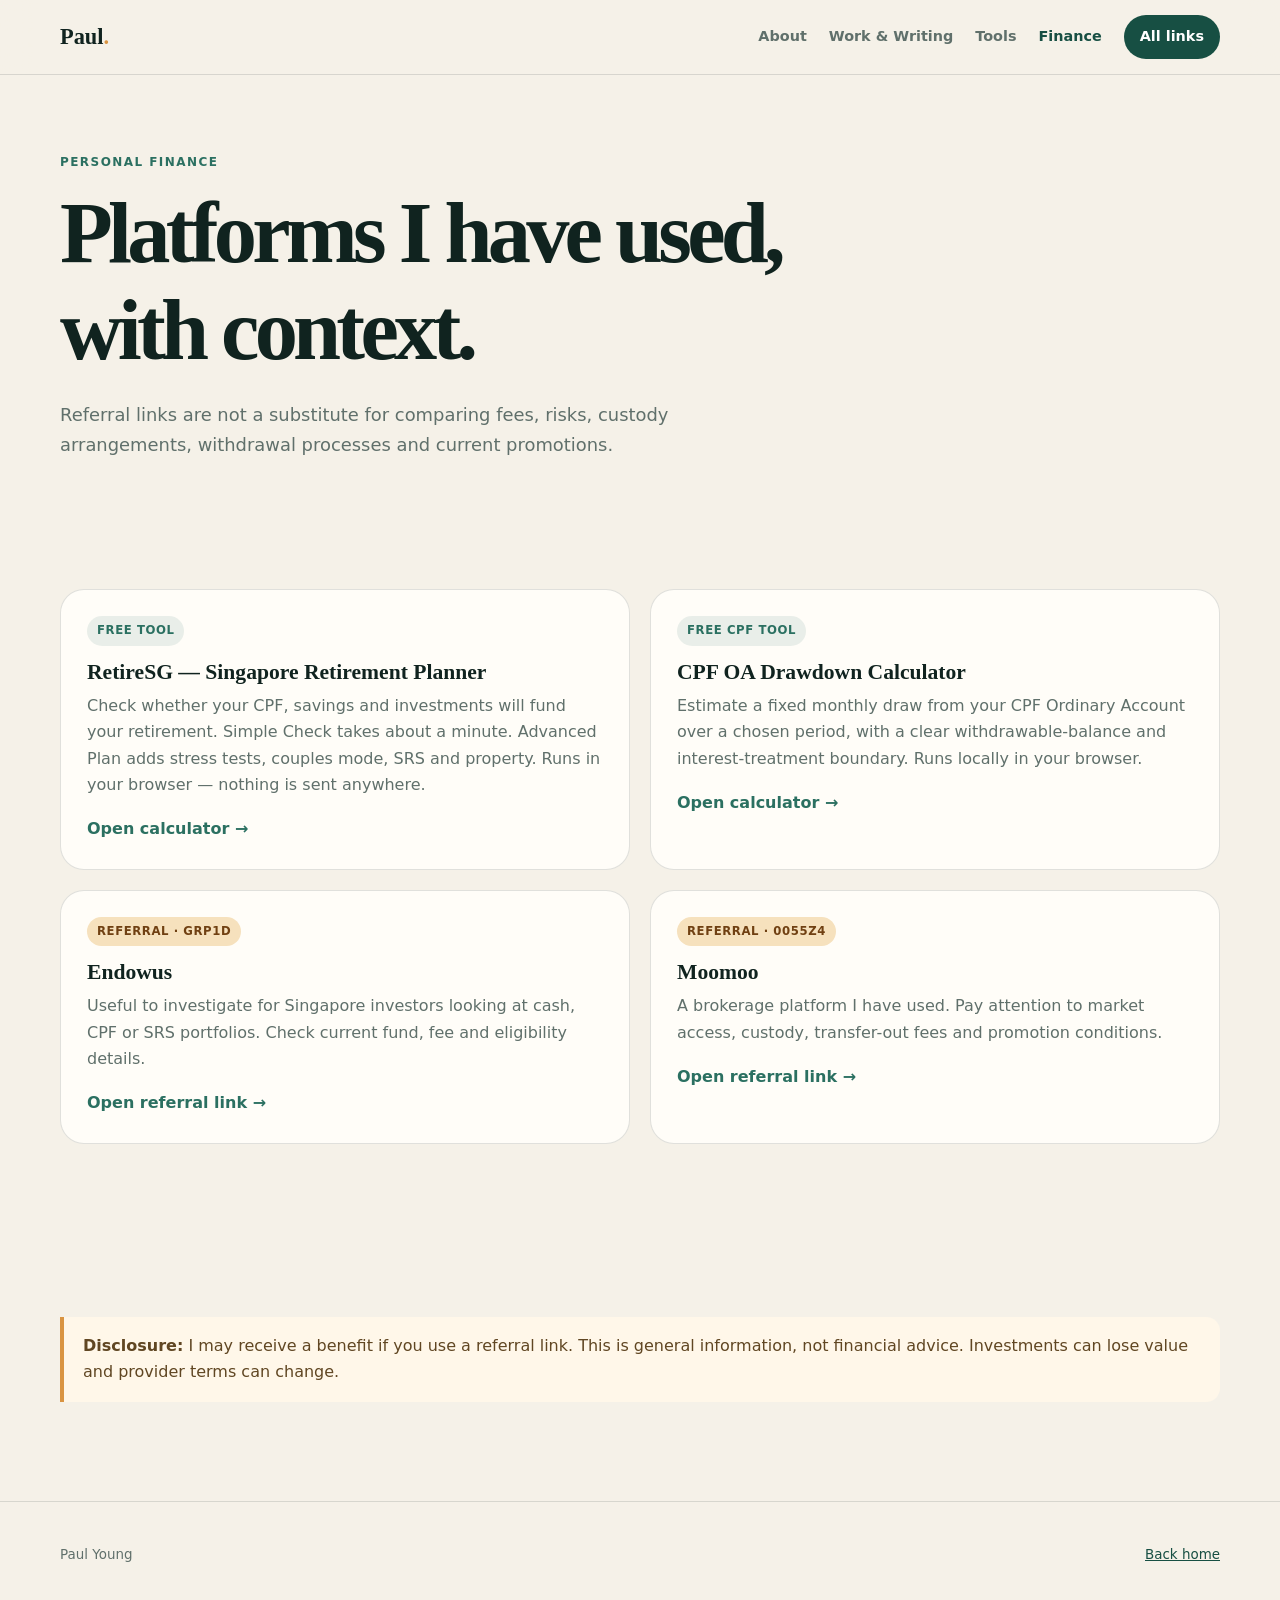
<file: finance.html>
<!doctype html>
<html lang="en">
<head><meta charset="utf-8"><meta name="viewport" content="width=device-width, initial-scale=1"><title>Endowus Referral Code GRP1D | Moomoo Referral Code 0055Z4 | Finance Picks</title><meta name="description" content="Singapore finance referral codes: Endowus referral code GRP1D (cash, CPF, SRS), Moomoo referral code 0055Z4. Platforms Paul Young has personally used."><link rel="stylesheet" href="assets/site.css">
<script type="application/ld+json">
{"@context":"https://schema.org","@type":"ItemList","name":"Singapore Finance Referral Codes","description":"Personally used finance platforms with referral codes for Singapore investors","itemListElement":[{"@type":"ListItem","position":1,"name":"Endowus – Referral Code GRP1D","url":"https://endowus.com/invite?code=GRP1D","description":"Singapore investment platform for cash, CPF and SRS portfolios"},{"@type":"ListItem","position":2,"name":"Moomoo – Referral Code 0055Z4","url":"https://j.moomoo.com/0055Z4","description":"Brokerage platform available to Singapore investors"}]}
</script></head>
<body>
  <header class="site-header"><nav class="nav shell"><a class="brand" href="index.html">Paul<span>.</span></a><div class="nav-links"><a href="about.html">About</a><a href="writing.html">Work & Writing</a><a href="tools.html">Tools</a><a aria-current="page" href="finance.html">Finance</a><a class="nav-button" href="links.html">All links</a></div></nav></header>
  <main class="shell">
    <section class="page-intro"><div class="eyebrow">Personal finance</div><h1>Platforms I have used, with context.</h1><p class="lead">Referral links are not a substitute for comparing fees, risks, custody arrangements, withdrawal processes and current promotions.</p></section>
    <section class="section">
      <div class="grid two">
        <a class="card" href="retire.html"><span class="tag">Free tool</span><h3>RetireSG — Singapore Retirement Planner</h3><p>Check whether your CPF, savings and investments will fund your retirement. Simple Check takes about a minute. Advanced Plan adds stress tests, couples mode, SRS and property. Runs in your browser — nothing is sent anywhere.</p><span class="arrow">Open calculator →</span></a>
        <a class="card" href="cpf-oa-drawdown-calculator.html"><span class="tag">Free CPF tool</span><h3>CPF OA Drawdown Calculator</h3><p>Estimate a fixed monthly draw from your CPF Ordinary Account over a chosen period, with a clear withdrawable-balance and interest-treatment boundary. Runs locally in your browser.</p><span class="arrow">Open calculator →</span></a>
<a class="card" href="https://endowus.com/invite?code=GRP1D"><span class="tag referral">Referral · GRP1D</span><h3>Endowus</h3><p>Useful to investigate for Singapore investors looking at cash, CPF or SRS portfolios. Check current fund, fee and eligibility details.</p><span class="arrow">Open referral link →</span></a>
<a class="card" href="https://j.moomoo.com/0055Z4"><span class="tag referral">Referral · 0055Z4</span><h3>Moomoo</h3><p>A brokerage platform I have used. Pay attention to market access, custody, transfer-out fees and promotion conditions.</p><span class="arrow">Open referral link →</span></a>
      </div>
    </section>
    <section class="section">
      <div class="notice"><strong>Disclosure:</strong> I may receive a benefit if you use a referral link. This is general information, not financial advice. Investments can lose value and provider terms can change.</div>
    </section>
  </main>
  <footer class="footer"><div class="shell footer-inner"><span>Paul Young</span><a href="index.html">Back home</a></div></footer>
</body>
</html>
</file>
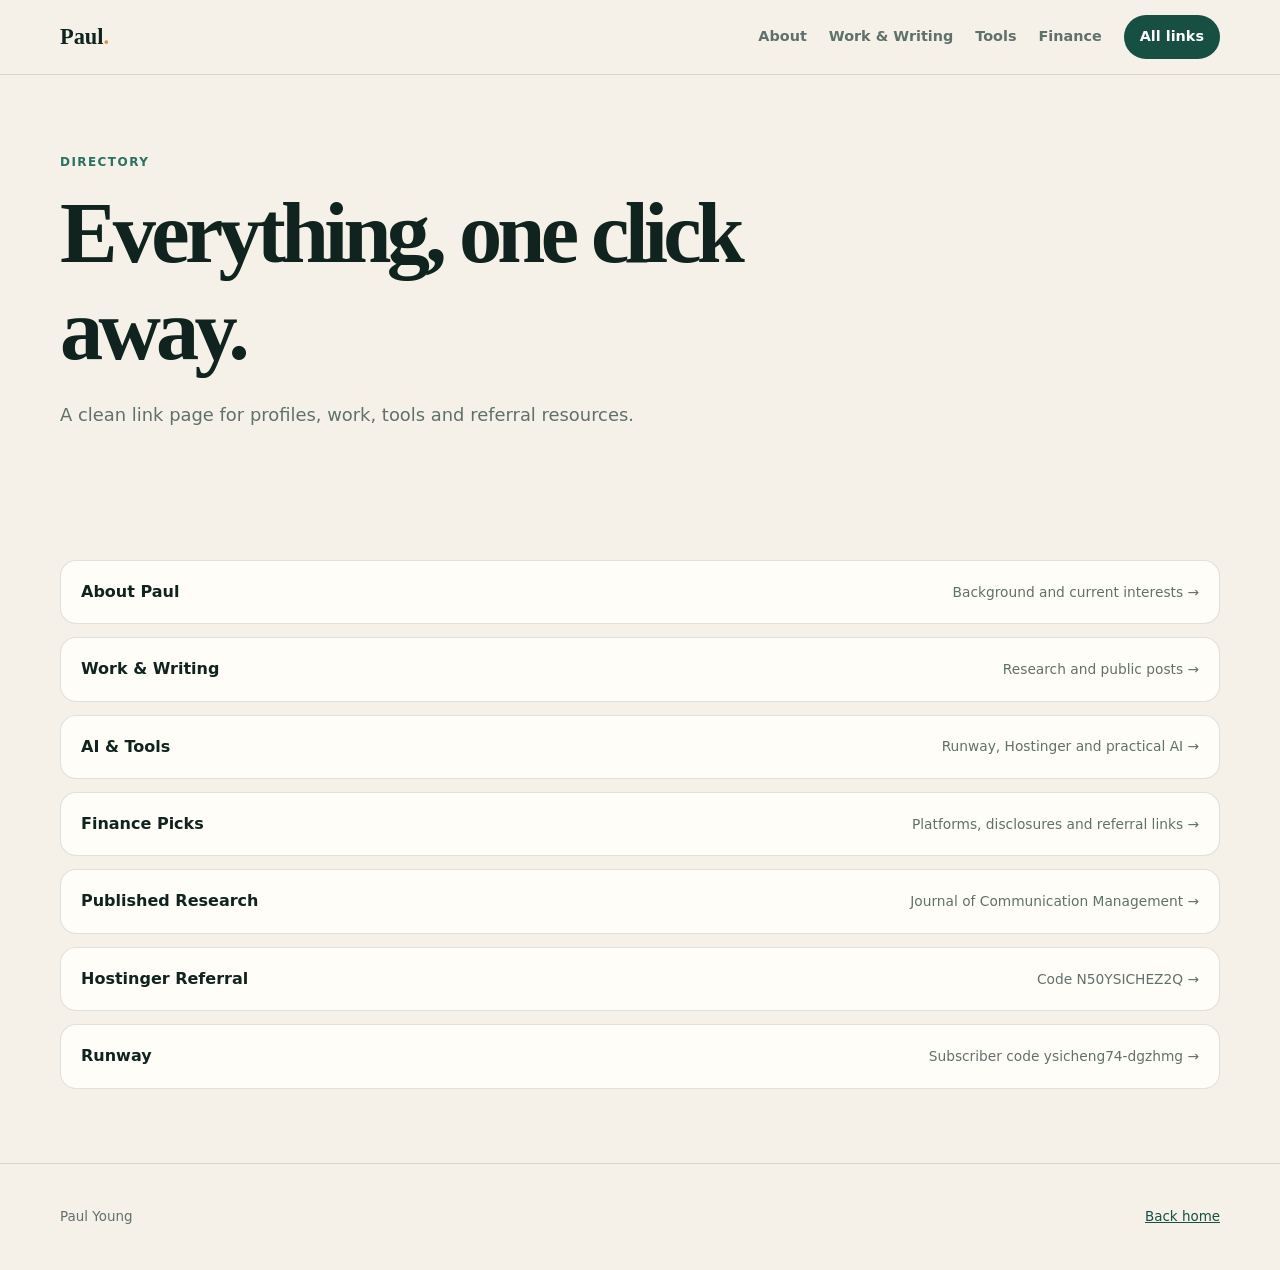
<file: links.html>
<!doctype html>
<html lang="en">
<head><meta charset="utf-8"><meta name="viewport" content="width=device-width, initial-scale=1"><title>Useful Links and Referral Codes | Paul Young</title><meta name="description" content="Paul Young's curated links — Endowus referral code GRP1D, Moomoo referral code 0055Z4, Hostinger VPS code N50YSICHEZ2Q, and more."><link rel="stylesheet" href="assets/site.css"></head>
<body>
  <header class="site-header"><nav class="nav shell"><a class="brand" href="index.html">Paul<span>.</span></a><div class="nav-links"><a href="about.html">About</a><a href="writing.html">Work & Writing</a><a href="tools.html">Tools</a><a href="finance.html">Finance</a><a aria-current="page" class="nav-button" href="links.html">All links</a></div></nav></header>
  <main class="shell">
    <section class="page-intro"><div class="eyebrow">Directory</div><h1>Everything, one click away.</h1><p class="lead">A clean link page for profiles, work, tools and referral resources.</p></section>
    <section class="section">
      <div class="link-list">
        <a class="link-row" href="about.html"><strong>About Paul</strong><span>Background and current interests →</span></a>
        <a class="link-row" href="writing.html"><strong>Work & Writing</strong><span>Research and public posts →</span></a>
        <a class="link-row" href="tools.html"><strong>AI & Tools</strong><span>Runway, Hostinger and practical AI →</span></a>
        <a class="link-row" href="finance.html"><strong>Finance Picks</strong><span>Platforms, disclosures and referral links →</span></a>
<a class="link-row" href="https://www.emerald.com/insight/content/doi/10.1108/jcom-09-2024-0182/full/html"><strong>Published Research</strong><span>Journal of Communication Management →</span></a>
        <a class="link-row" href="https://www.hostinger.com/cart?product=vps%3Avps_kvm_2&period=12&referral_type=cart_link&REFERRALCODE=N50YSICHEZ2Q&referral_id=019d1d3f-fcf3-729c-9e80-3d5d8f26860a"><strong>Hostinger Referral</strong><span>Code N50YSICHEZ2Q →</span></a>
        <a class="link-row" href="https://runwayml.com"><strong>Runway</strong><span>Subscriber code ysicheng74-dgzhmg →</span></a>
      </div>
    </section>
  </main>
  <footer class="footer"><div class="shell footer-inner"><span>Paul Young</span><a href="index.html">Back home</a></div></footer>
</body>
</html>
</file>
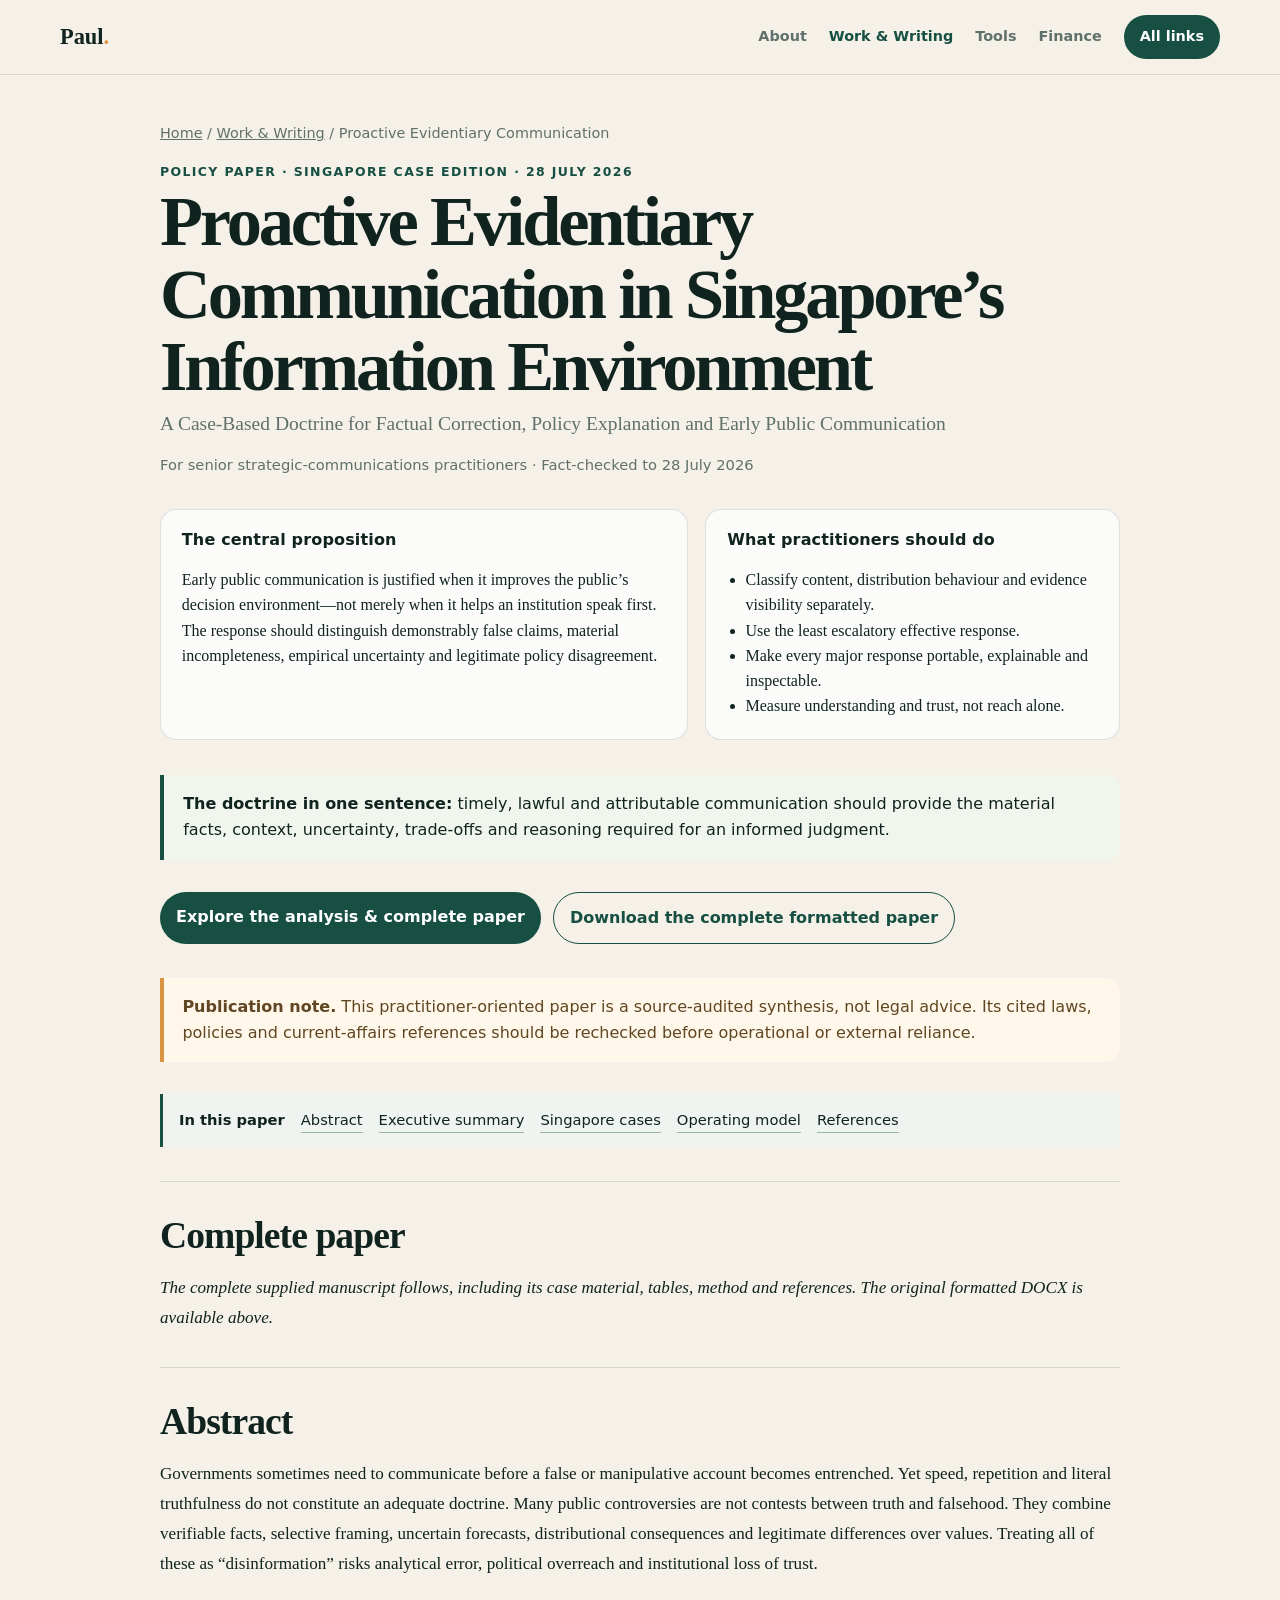
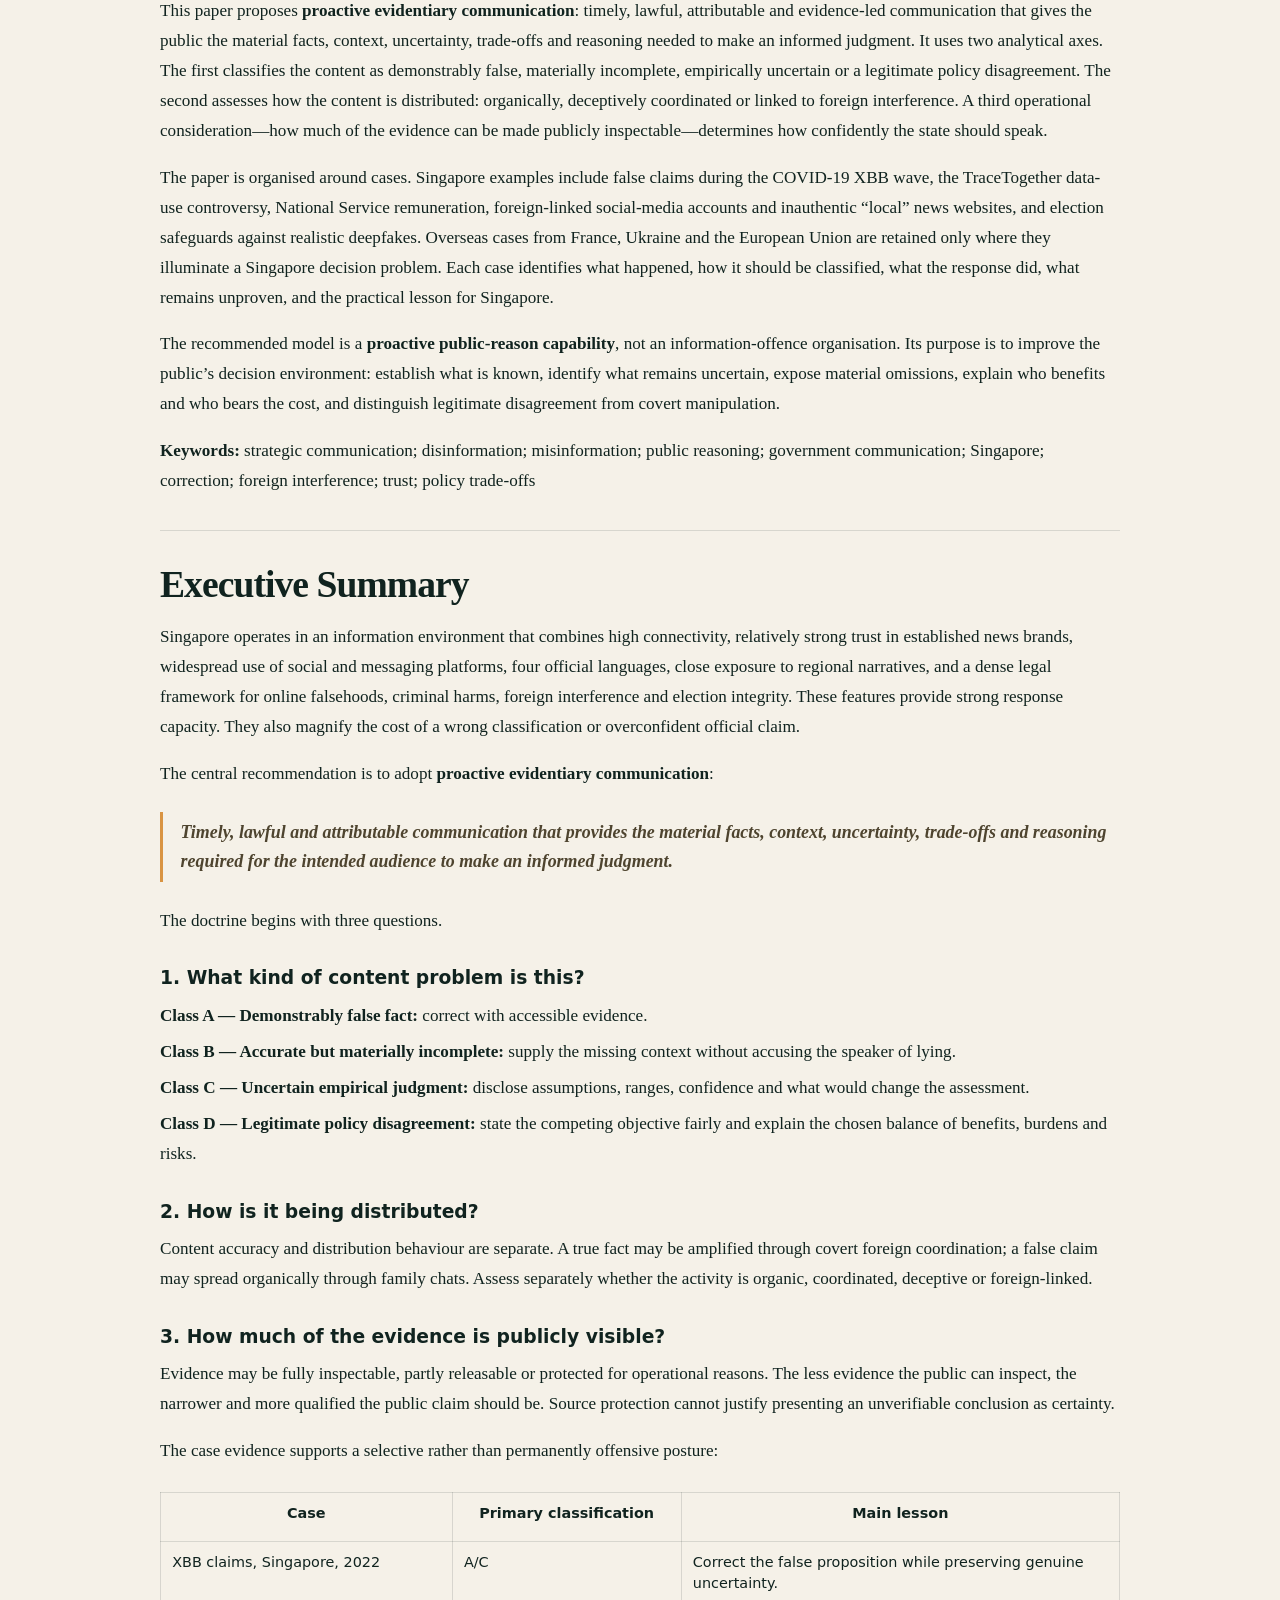
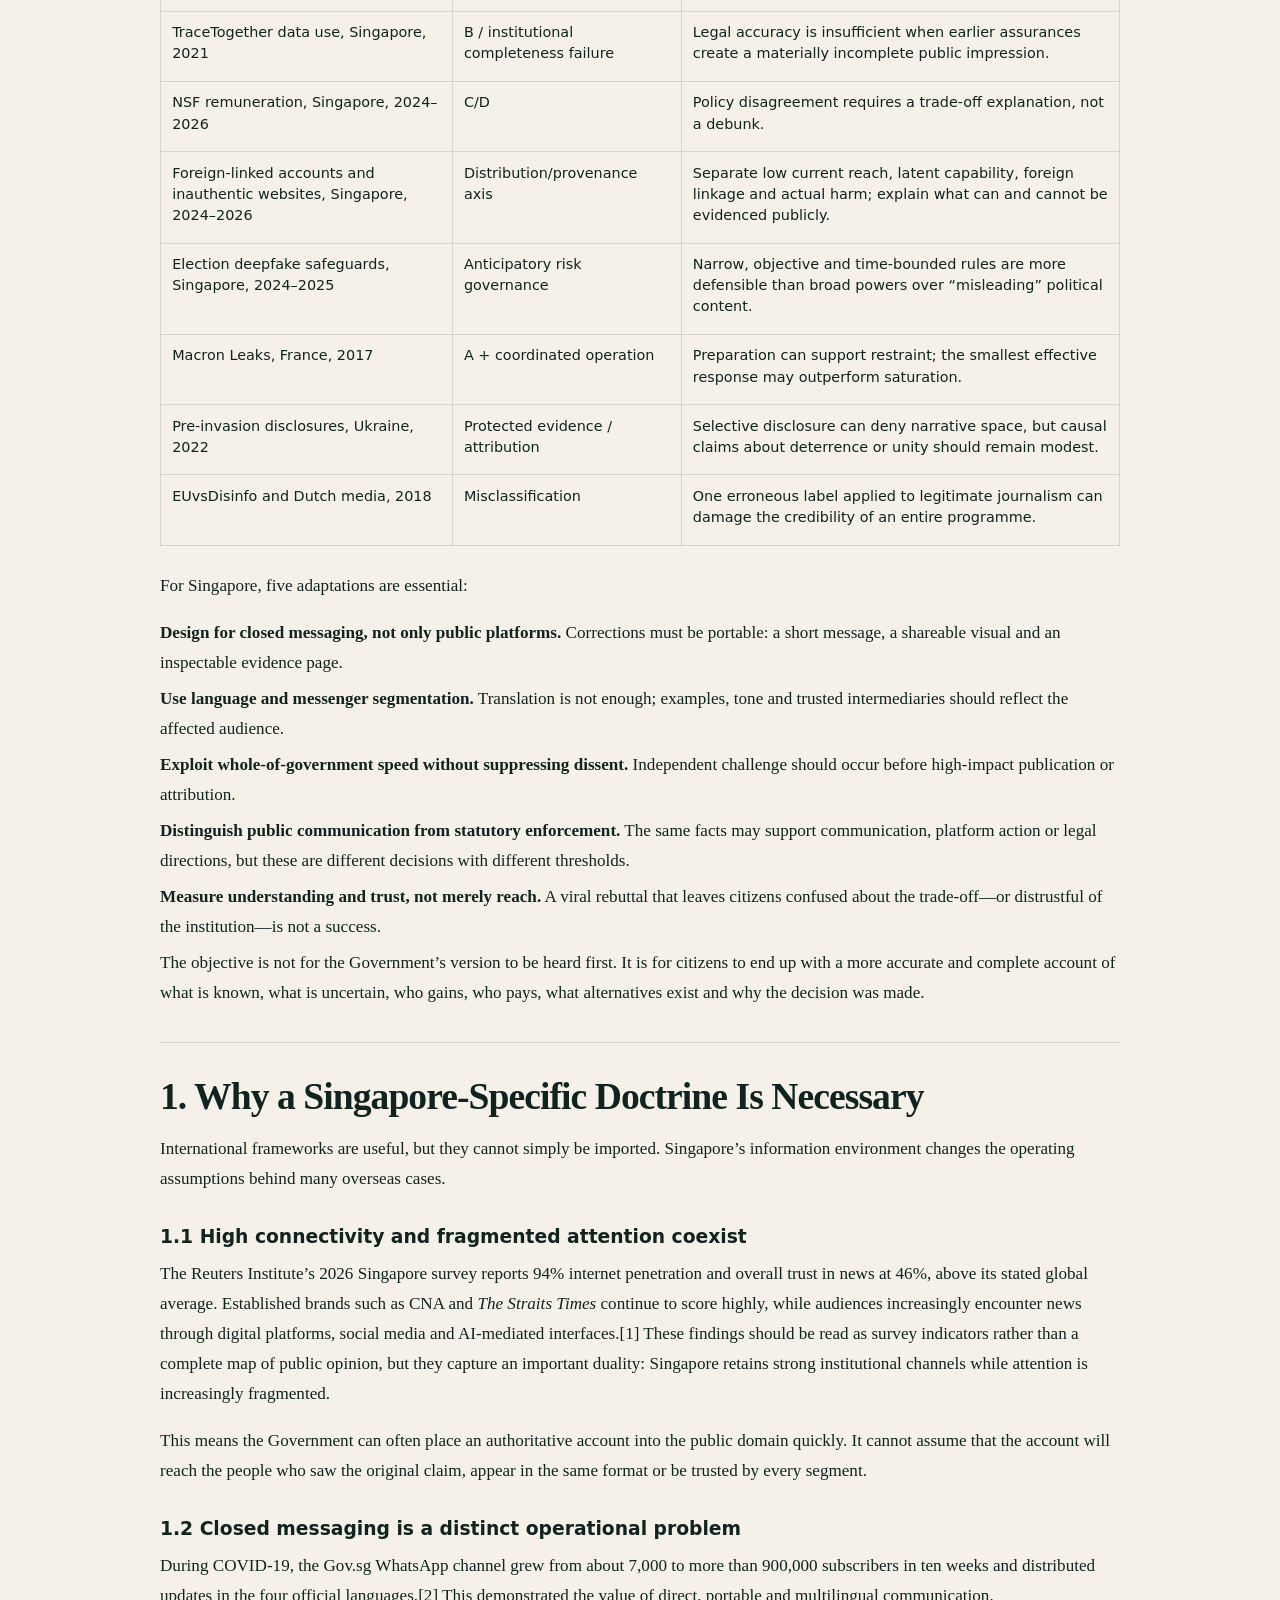
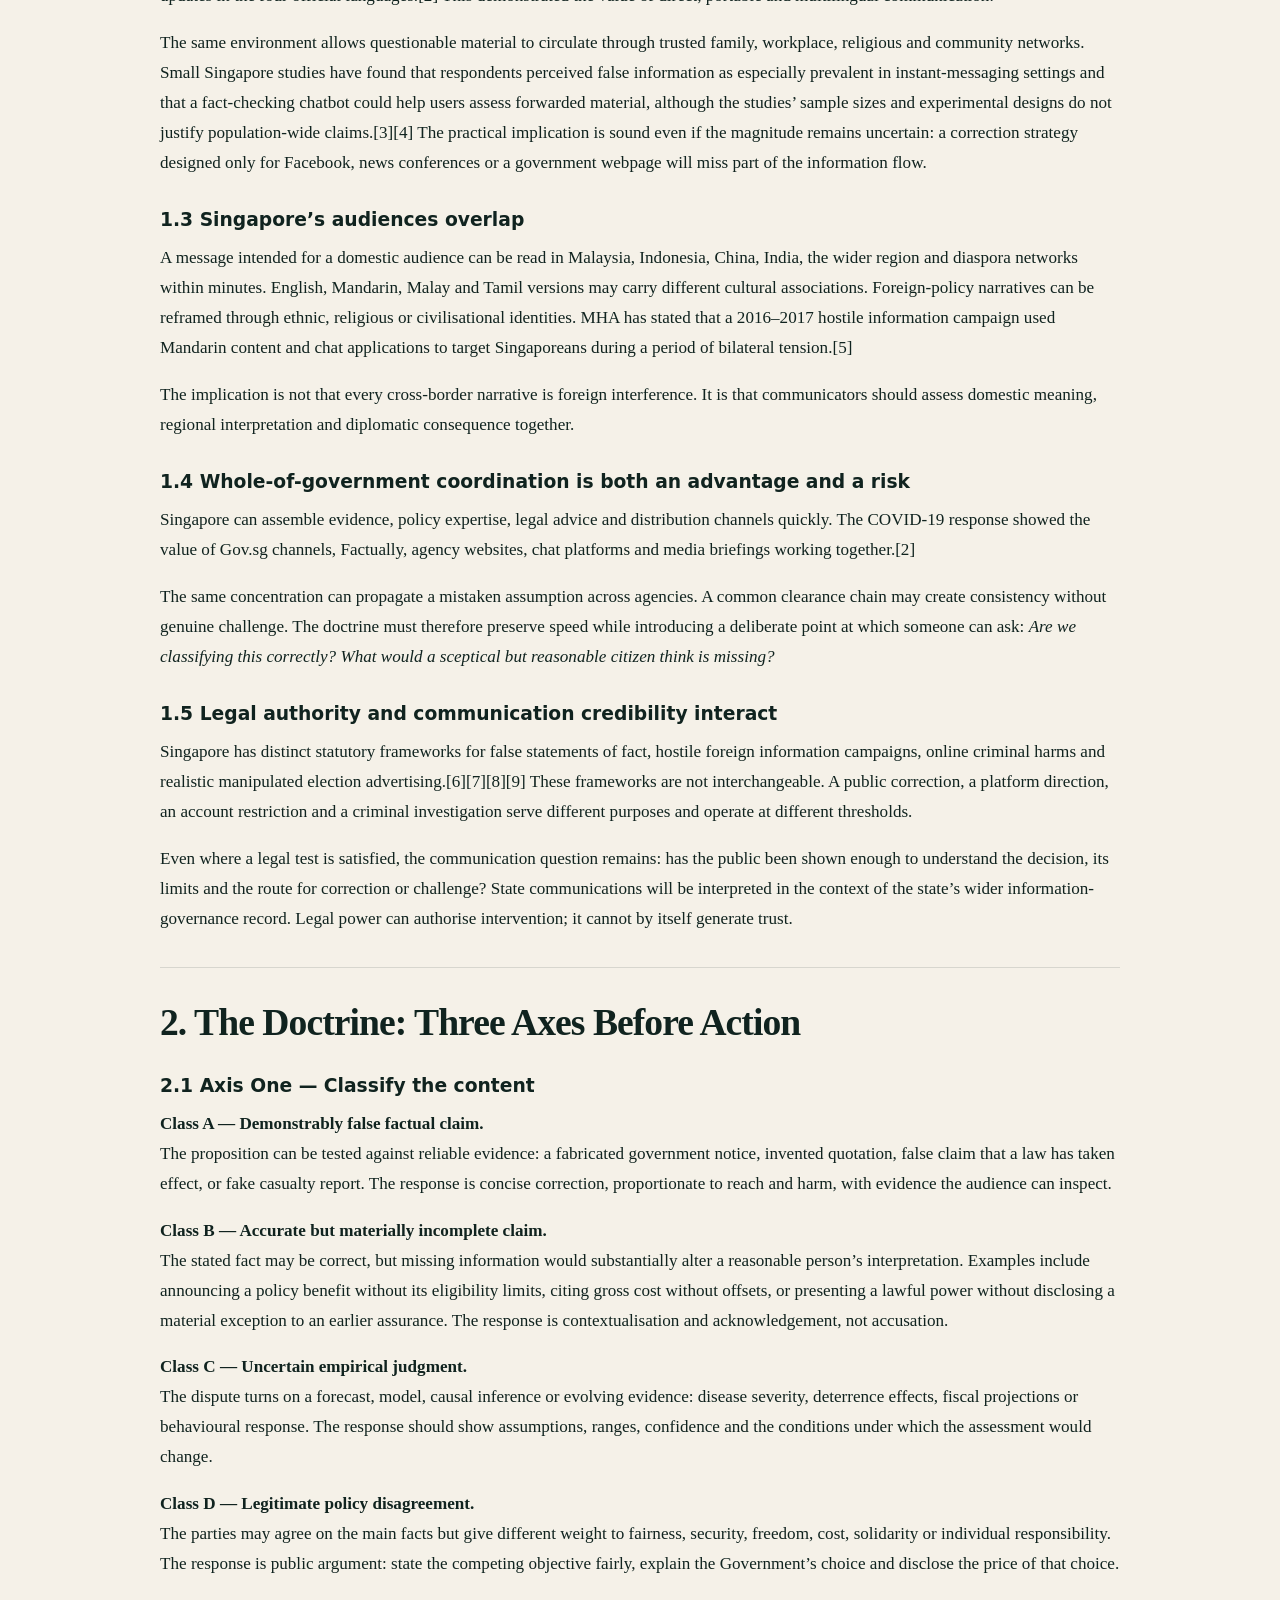
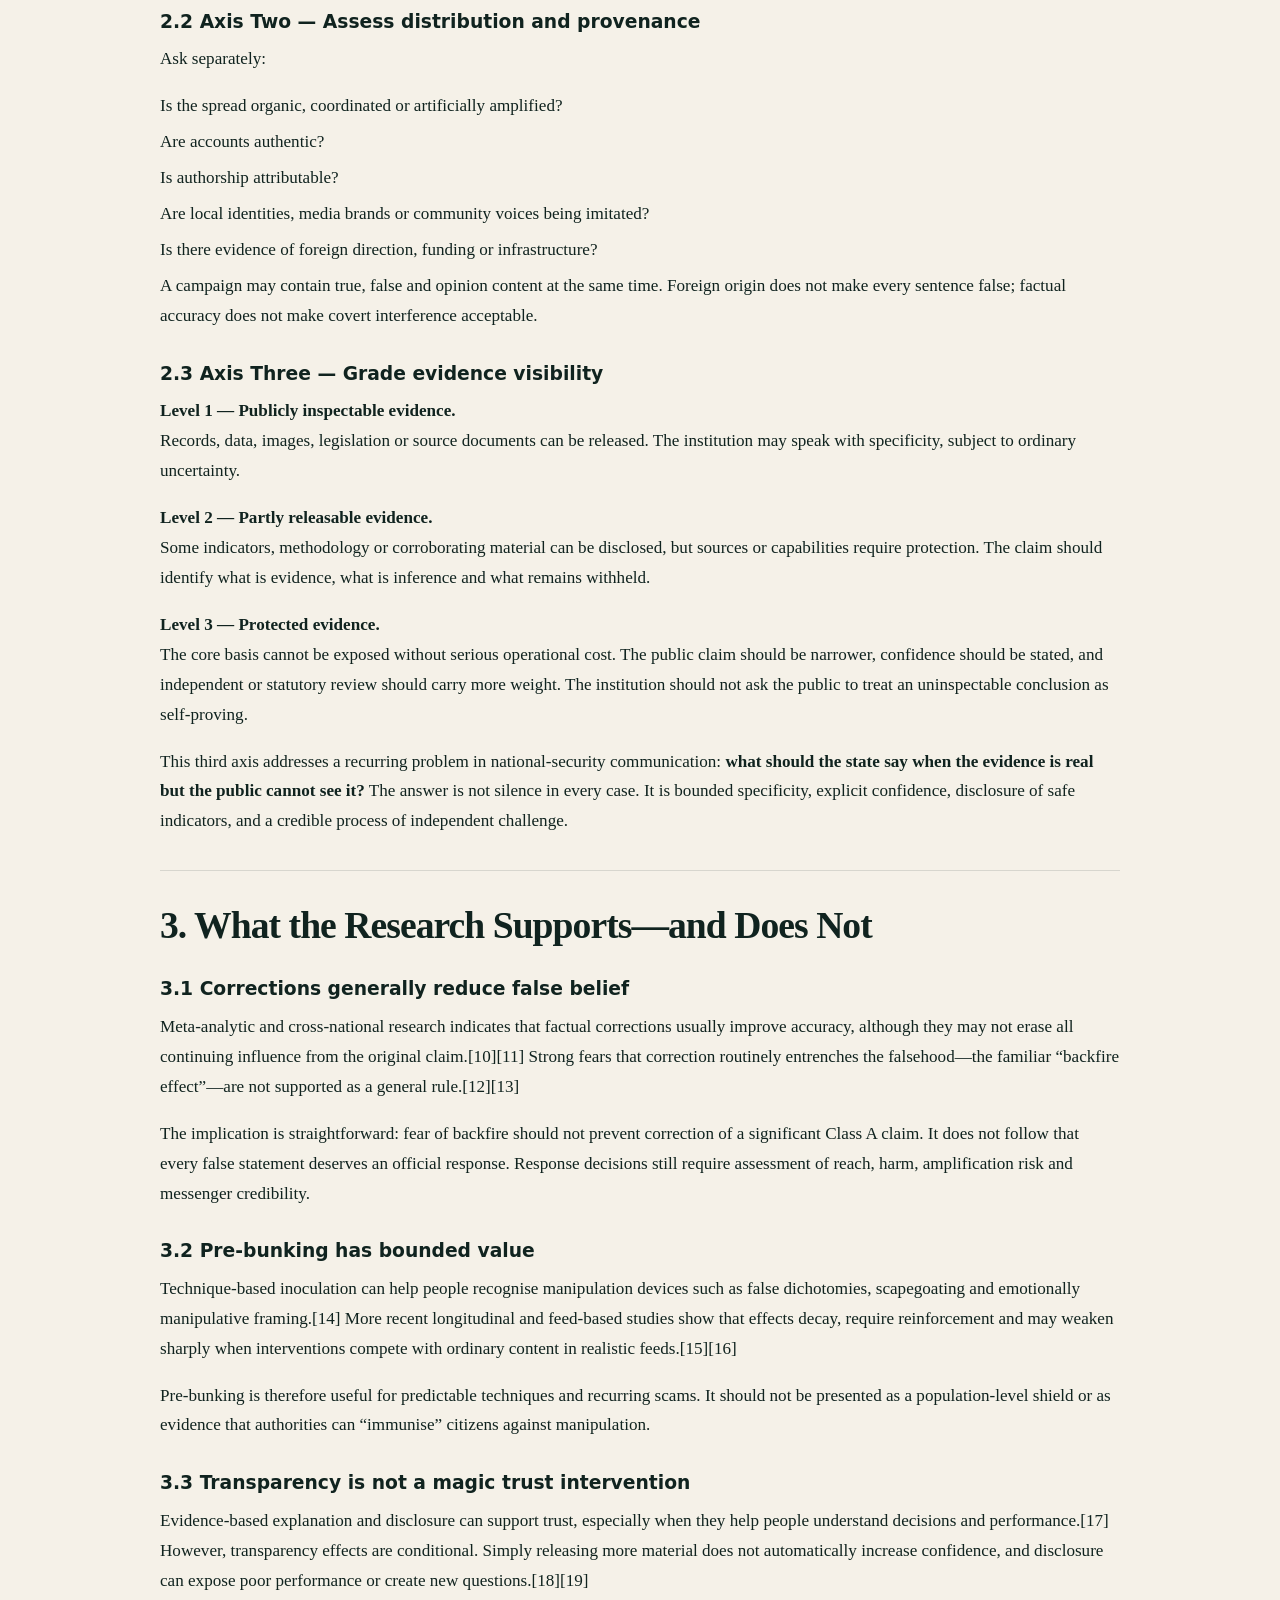
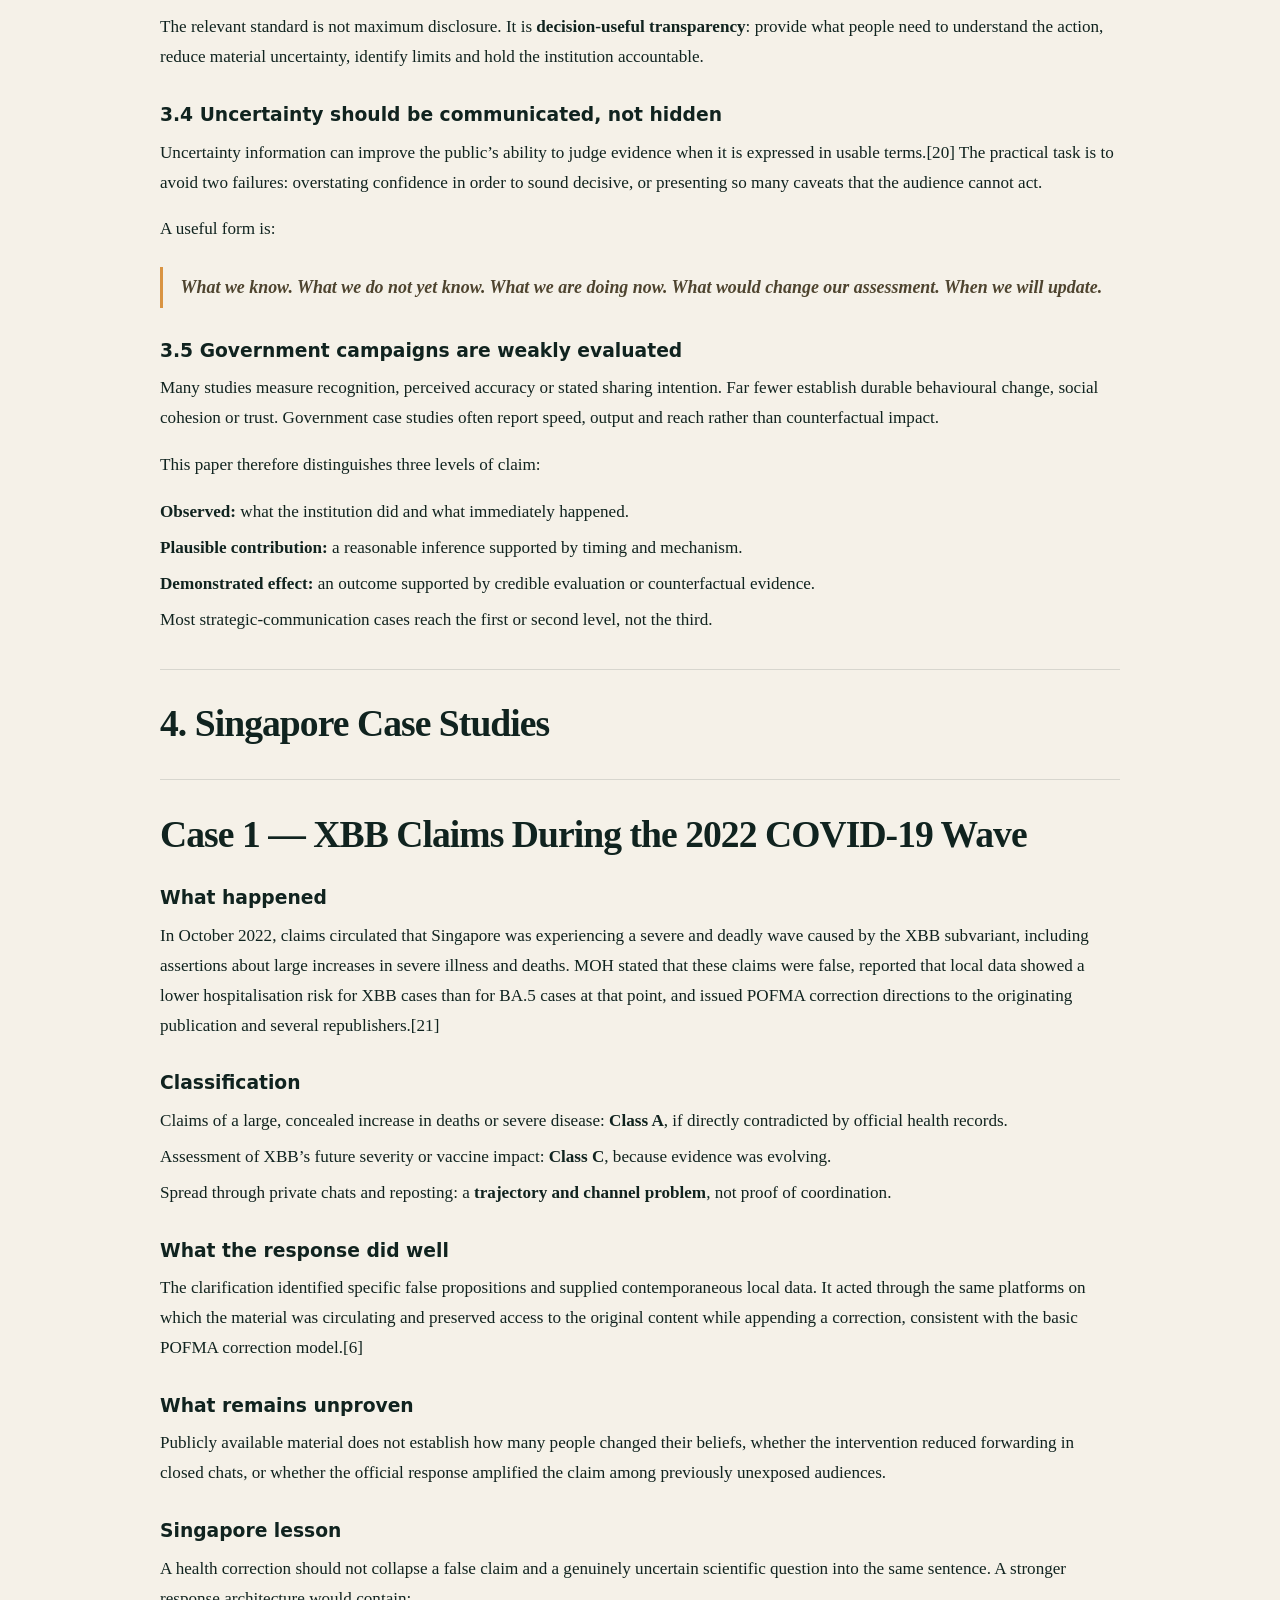
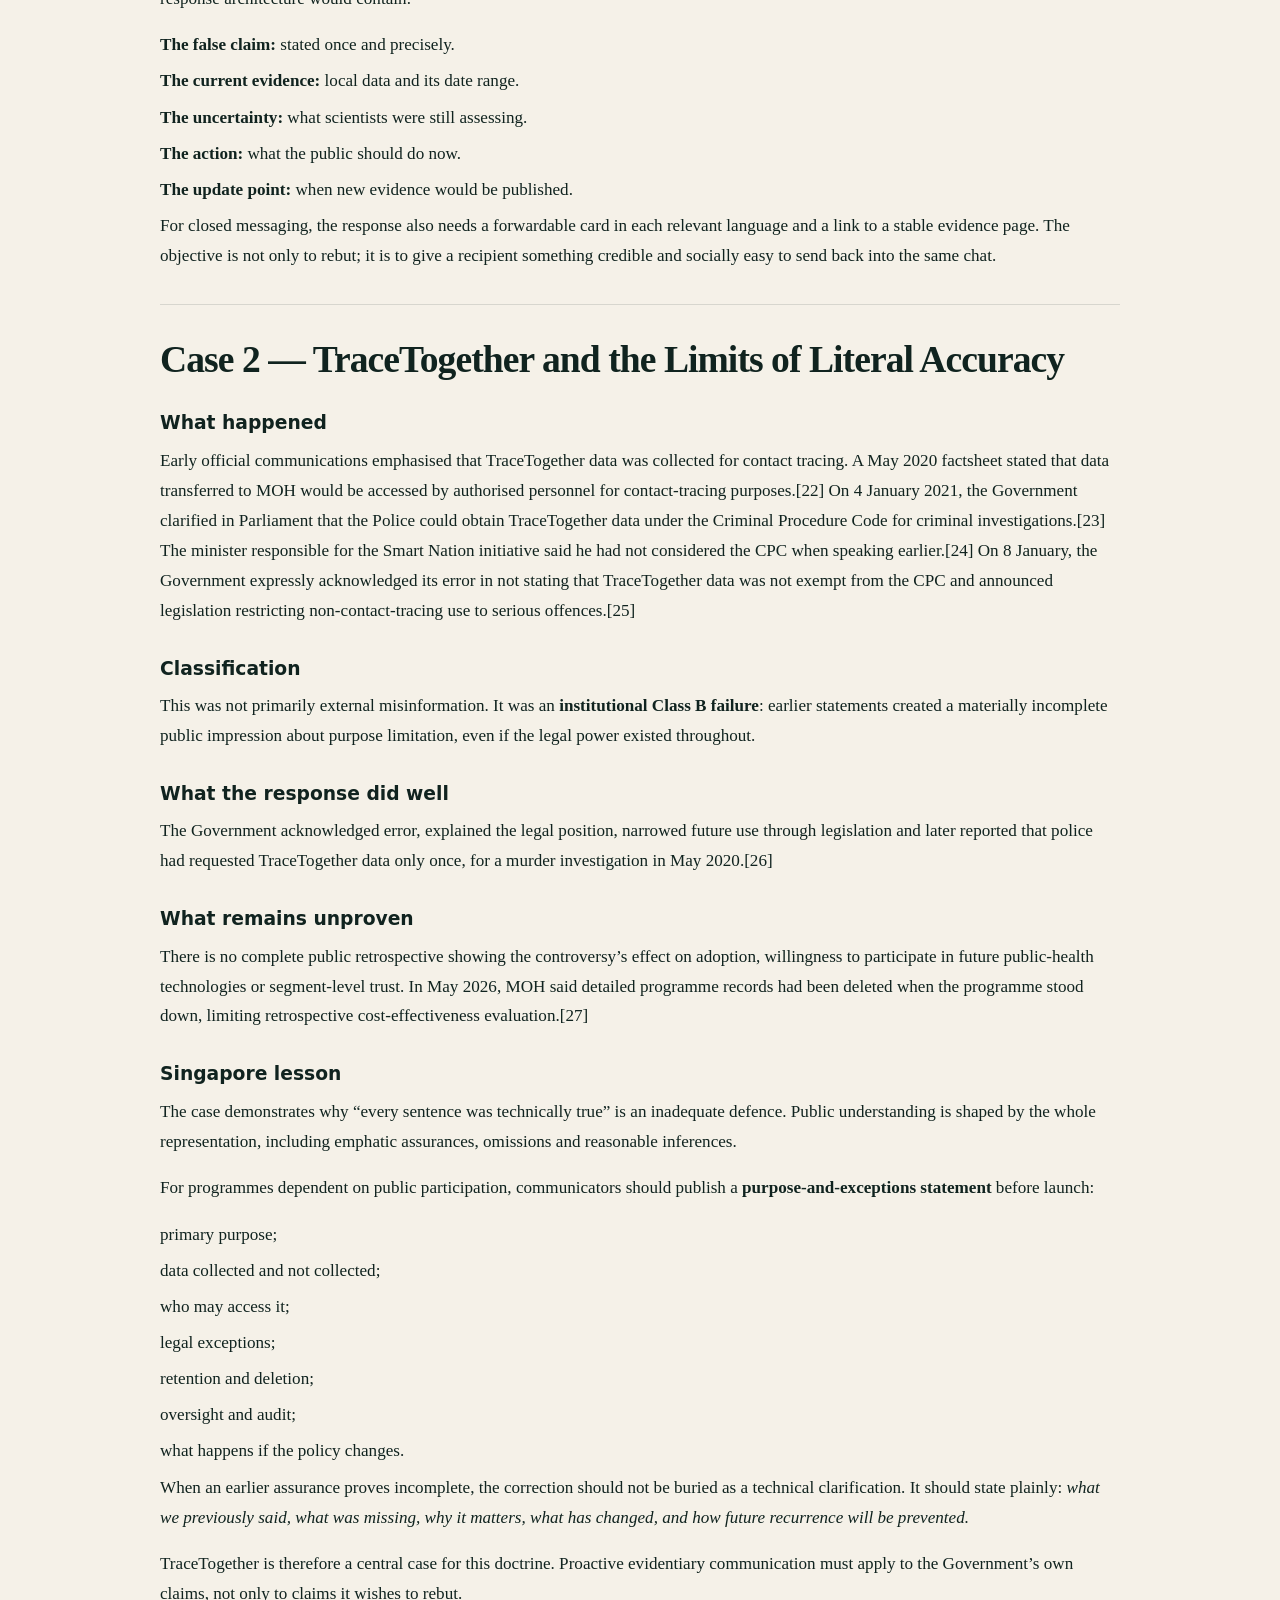
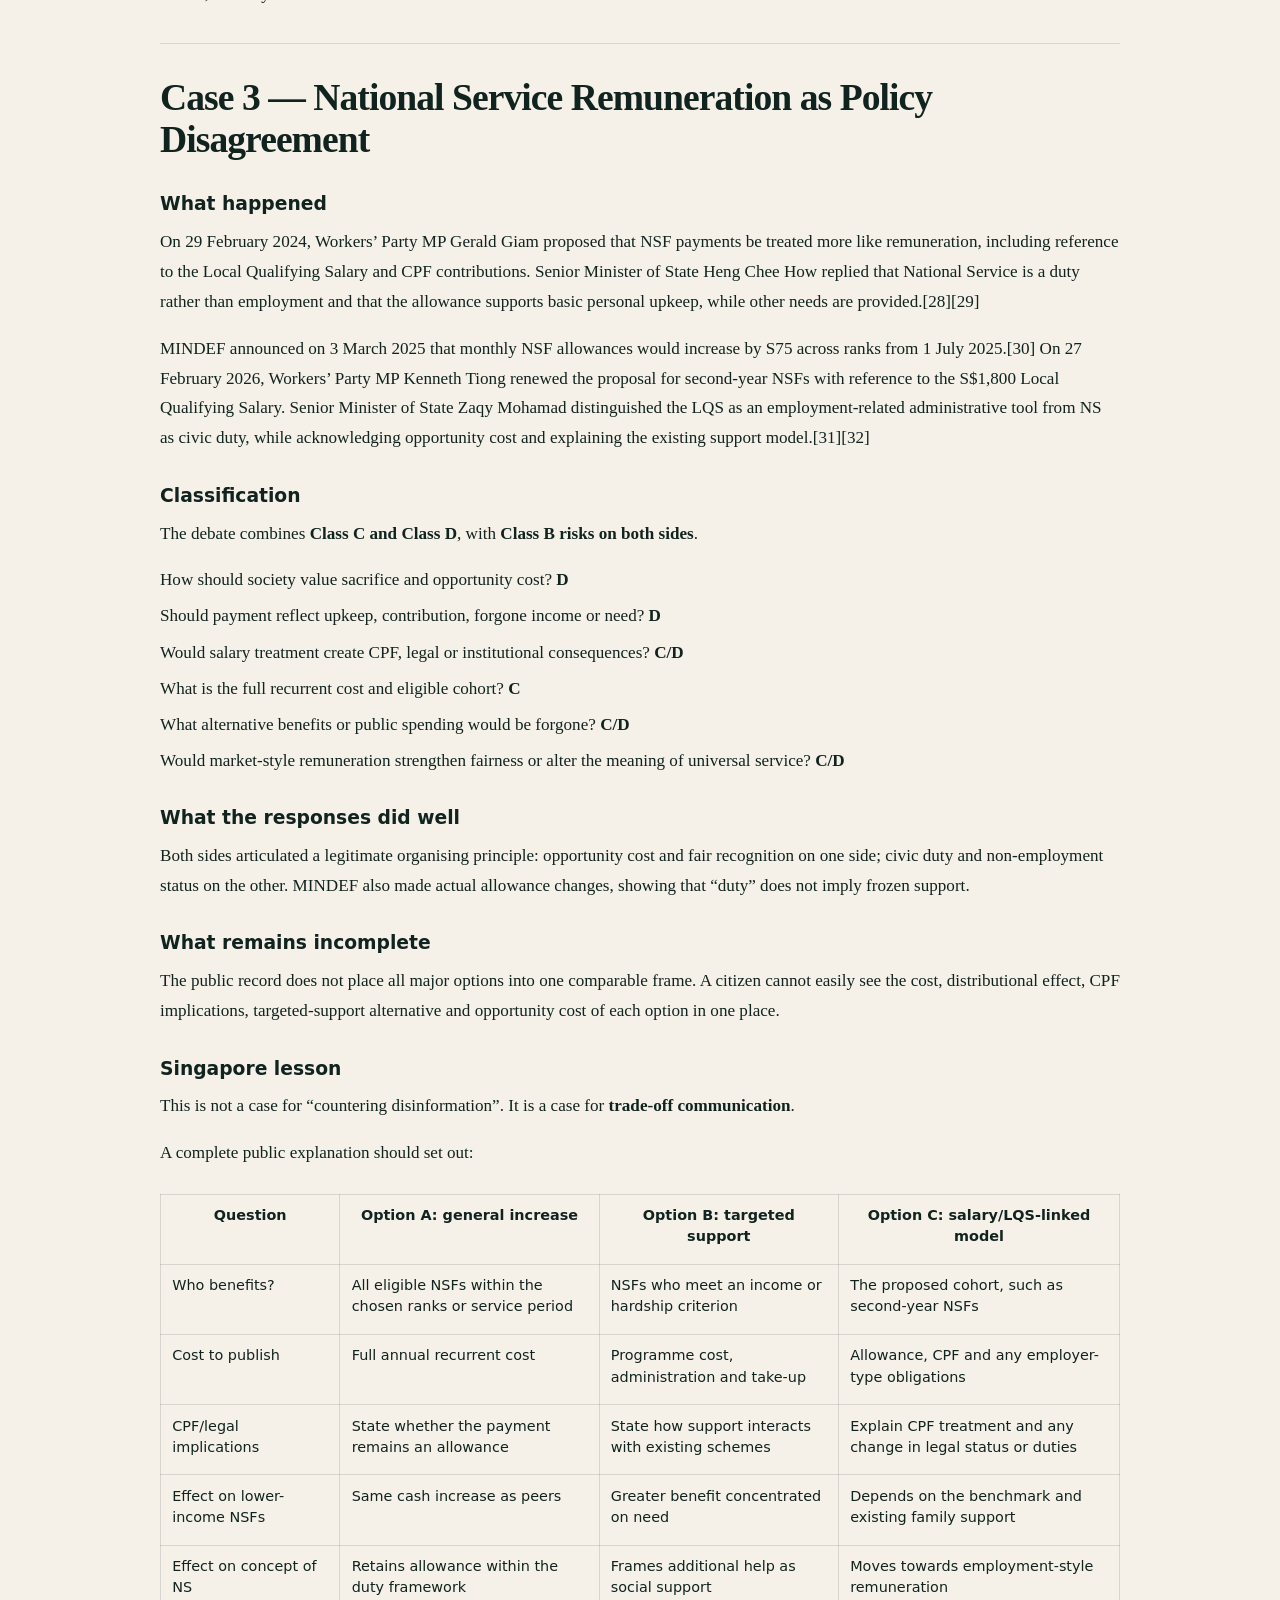
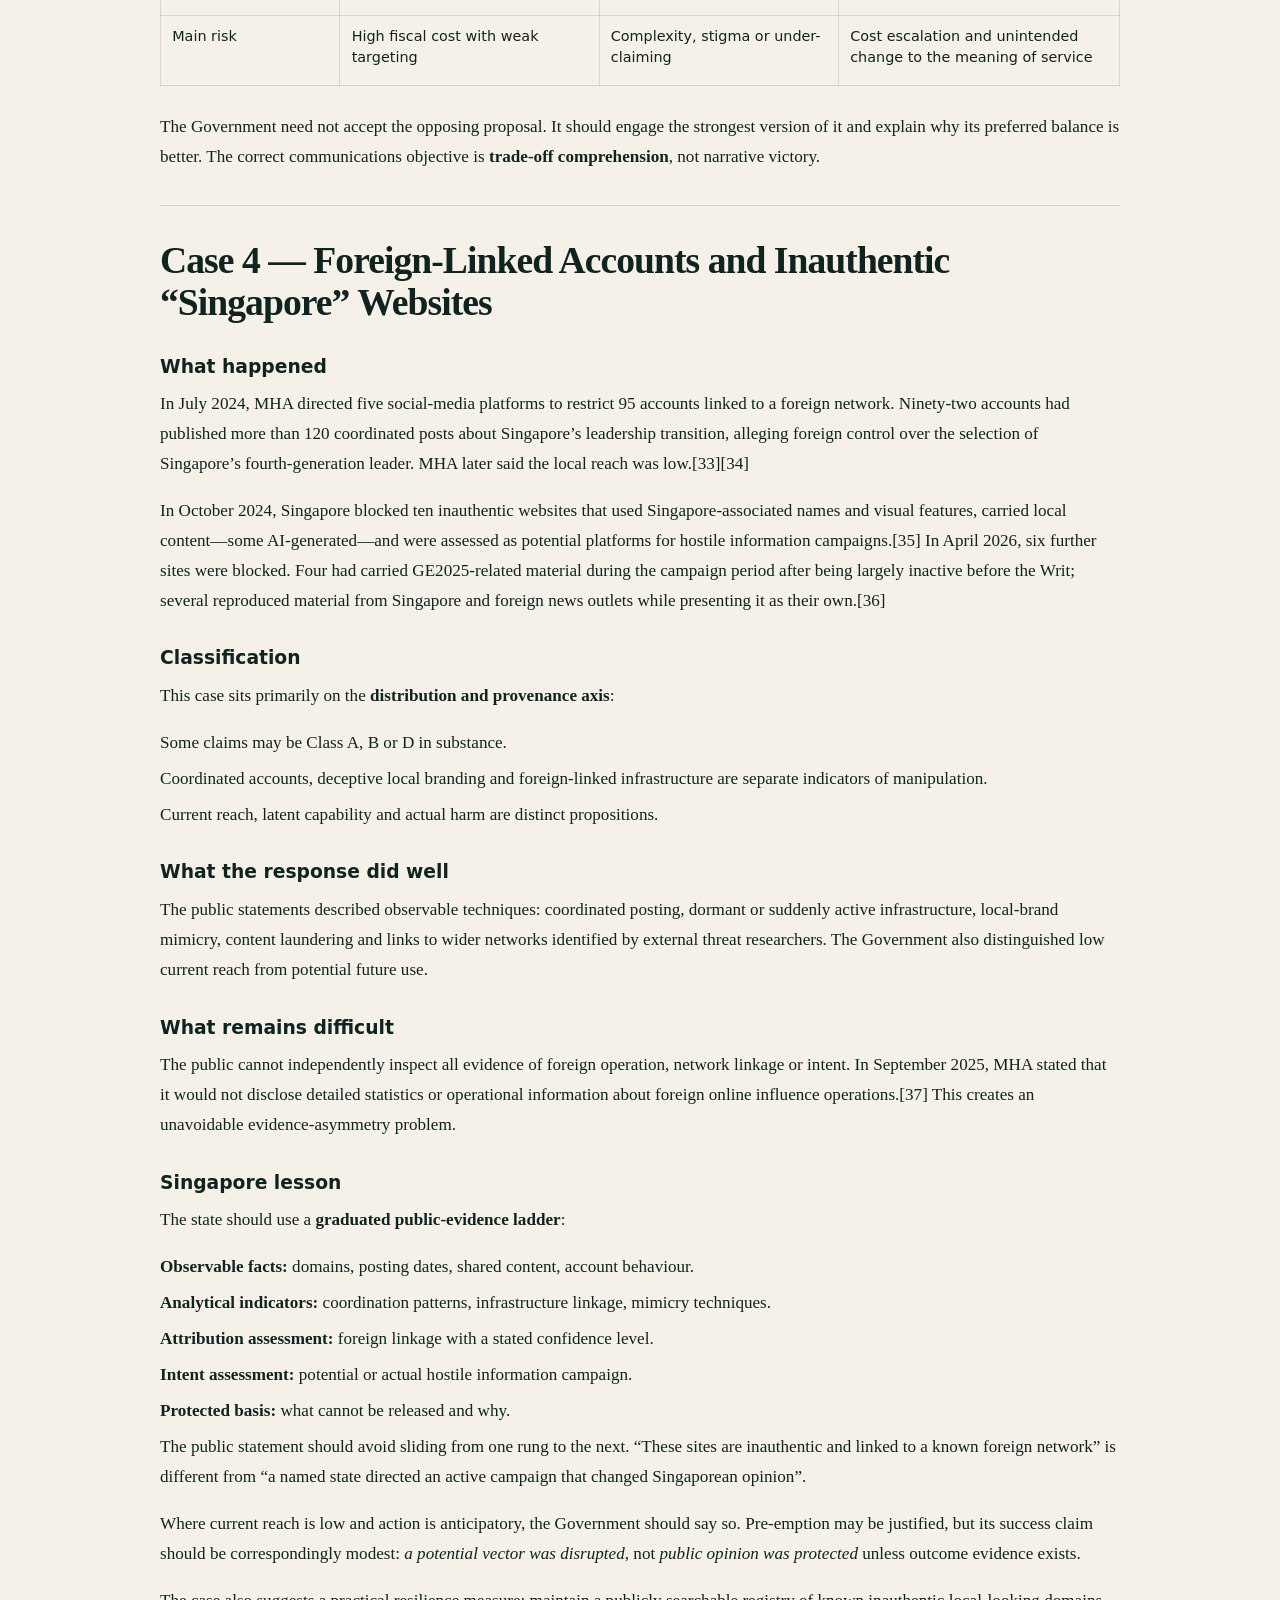
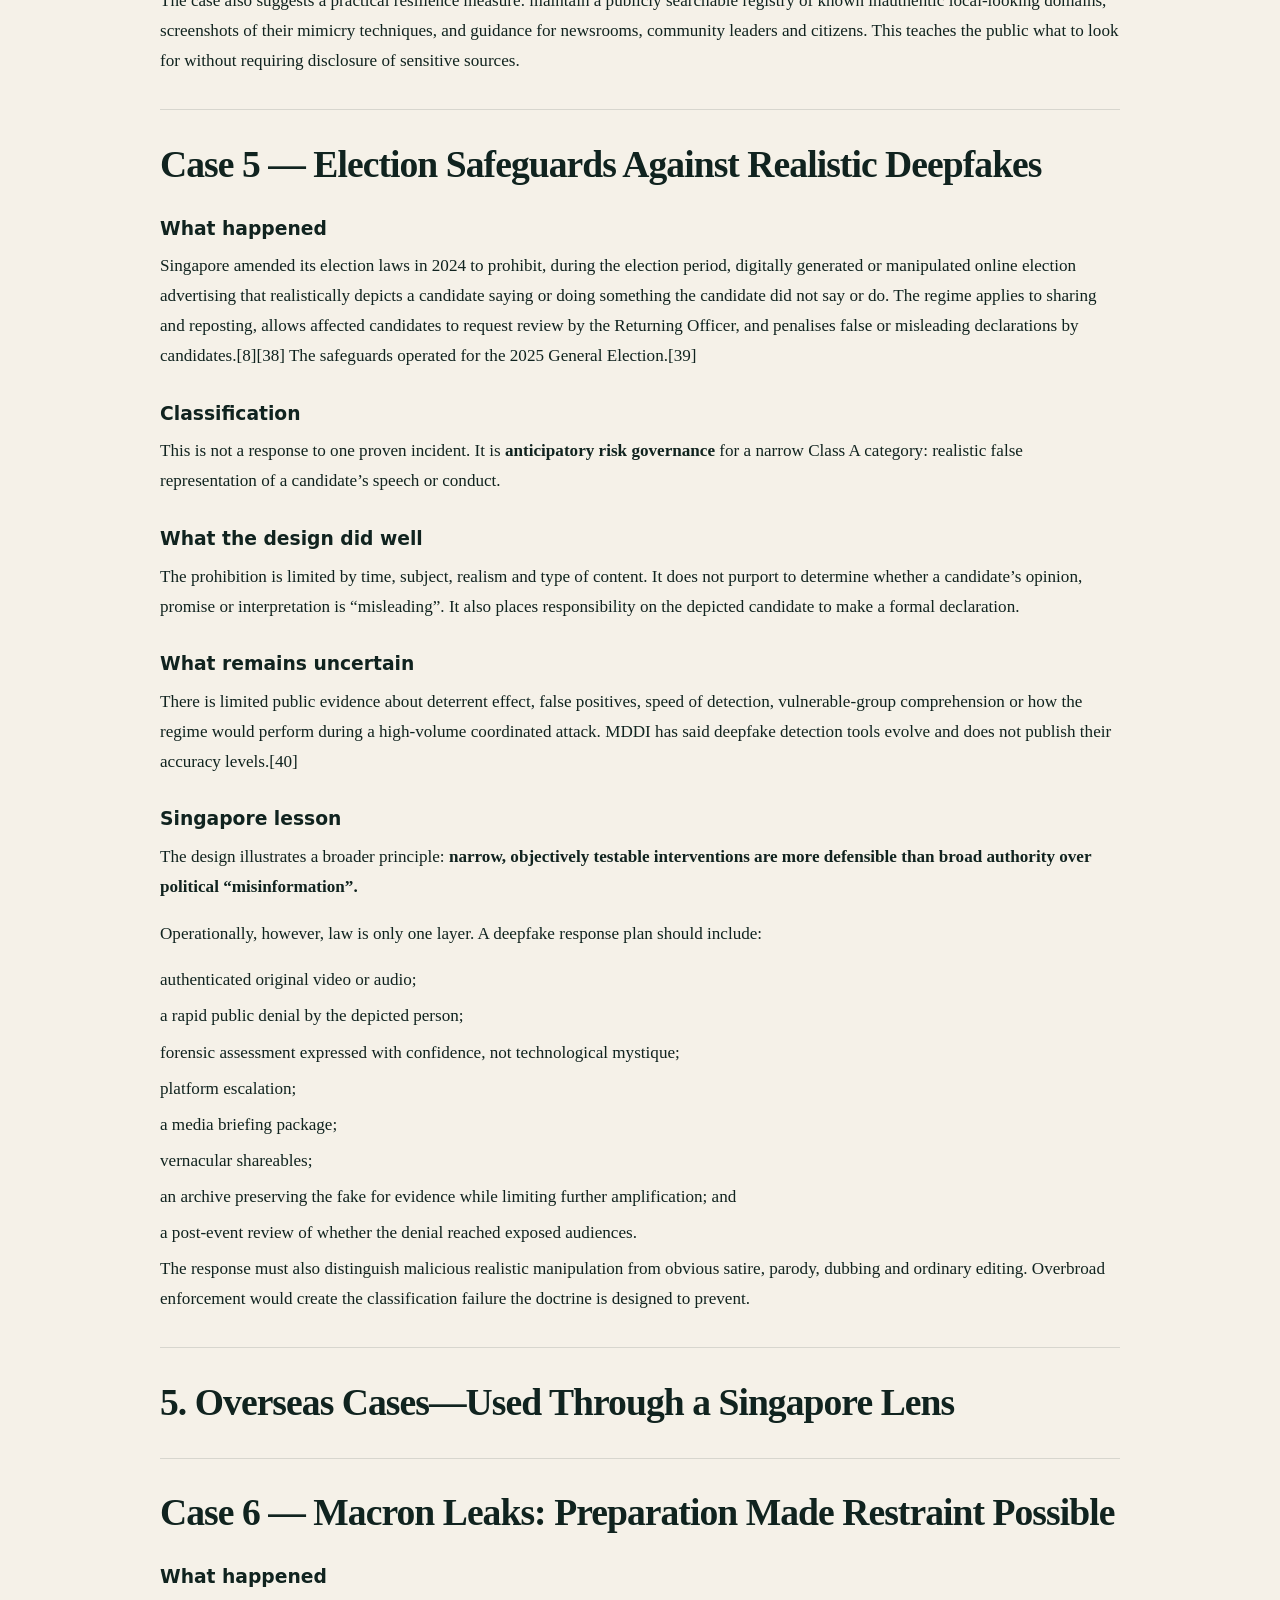
<file: proactive-evidentiary-communication-singapore.html>
<!DOCTYPE html>

<html lang="en-SG">
<head>
<meta charset="utf-8"/>
<meta content="width=device-width, initial-scale=1" name="viewport"/>
<title>Proactive Evidentiary Communication in Singapore | Paul Young</title>
<meta content="A case-based Singapore doctrine for timely, lawful and evidence-led public communication: distinguish falsehood, material incompleteness, uncertainty and legitimate disagreement before acting." name="description"/>
<meta content="Singapore strategic communication, proactive communication, evidentiary communication, misinformation, disinformation, public trust, foreign interference, policy explanation" name="keywords"/>
<meta content="index,follow,max-image-preview:large,max-snippet:-1,max-video-preview:-1" name="robots"/>
<link href="https://paulysc.com/proactive-evidentiary-communication-singapore.html" rel="canonical"/>
<meta content="article" property="og:type"/>
<meta content="Paul Young" property="og:site_name"/>
<meta content="Proactive Evidentiary Communication in Singapore’s Information Environment" property="og:title"/>
<meta content="A case-based doctrine for factual correction, policy explanation and early public communication in Singapore." property="og:description"/>
<meta content="https://paulysc.com/proactive-evidentiary-communication-singapore.html" property="og:url"/>
<meta content="2026-07-28" property="article:published_time"/>
<meta content="2026-07-28" property="article:modified_time"/>
<meta content="summary" name="twitter:card"/>
<meta content="Proactive Evidentiary Communication in Singapore" name="twitter:title"/>
<meta content="A case-based doctrine for factual correction, policy explanation and early public communication." name="twitter:description"/>
<link href="assets/site.css" rel="stylesheet"/>
<script type="application/ld+json">{"@context": "https://schema.org", "@type": "ScholarlyArticle", "@id": "https://paulysc.com/proactive-evidentiary-communication-singapore.html#article", "headline": "Proactive Evidentiary Communication in Singapore’s Information Environment", "alternativeHeadline": "A Case-Based Doctrine for Factual Correction, Policy Explanation and Early Public Communication", "description": "A case-based Singapore doctrine for timely, lawful and evidence-led public communication: distinguish falsehood, material incompleteness, uncertainty and legitimate disagreement before acting.", "datePublished": "2026-07-28", "dateModified": "2026-07-28", "inLanguage": "en-SG", "isAccessibleForFree": true, "url": "https://paulysc.com/proactive-evidentiary-communication-singapore.html", "mainEntityOfPage": {"@type": "WebPage", "@id": "https://paulysc.com/proactive-evidentiary-communication-singapore.html"}, "keywords": ["Singapore", "strategic communication", "public trust", "misinformation", "disinformation", "foreign interference", "policy communication", "fact-checking"], "about": [{"@type": "Thing", "name": "Strategic communication"}, {"@type": "Thing", "name": "Public trust"}, {"@type": "Thing", "name": "Information integrity"}, {"@type": "Place", "name": "Singapore"}]}</script>
<script type="application/ld+json">{"@context": "https://schema.org", "@type": "BreadcrumbList", "itemListElement": [{"@type": "ListItem", "position": 1, "name": "Home", "item": "https://paulysc.com/"}, {"@type": "ListItem", "position": 2, "name": "Work & Writing", "item": "https://paulysc.com/writing.html"}, {"@type": "ListItem", "position": 3, "name": "Proactive Evidentiary Communication"}]}</script>
<style>
    .paper { width: min(960px, calc(100% - 40px)); margin: 0 auto; padding: 48px 0 76px; }
    .crumb { color: var(--muted); font: .9rem/1.4 Inter, ui-sans-serif, system-ui, sans-serif; margin: 0 0 1.35rem; }
    .crumb a { color: inherit; }
    .kicker { color: var(--green); font: 750 .78rem/1.2 Inter, ui-sans-serif, system-ui, sans-serif; letter-spacing: .11em; text-transform: uppercase; }
    .paper h1 { max-width: 900px; font-size: clamp(2.35rem, 5.5vw, 4.4rem); line-height: 1.03; letter-spacing: -.045em; margin: .35rem 0 .45rem; }
    .subtitle { max-width: 850px; color: var(--muted); font: 1.22rem/1.48 Georgia, "Times New Roman", serif; margin: 0 0 .8rem; }
    .byline { color: var(--muted); font: .92rem/1.5 Inter, ui-sans-serif, system-ui, sans-serif; margin-bottom: 2.1rem; }
    .quick-read { display: grid; grid-template-columns: 1.12fr .88fr; gap: 1.1rem; margin: 1.5rem 0 2.2rem; }
    .quick-read > div { border: 1px solid var(--line); border-radius: 16px; padding: 1.25rem 1.3rem; background: #fbfcf9; }
    .quick-read h2 { margin-top: 0; font: 750 1rem/1.3 Inter, ui-sans-serif, system-ui, sans-serif; letter-spacing: .01em; }
    .quick-read p, .quick-read li { font: 1rem/1.58 Georgia, "Times New Roman", serif; }
    .quick-read ul { margin: .6rem 0 0; padding-left: 1.15rem; }
    .framework { border-left: 4px solid var(--green); background: #f0f6ed; border-radius: 0 14px 14px 0; padding: 1rem 1.2rem; margin: 0 0 2rem; }
    .framework strong { font-family: Inter, ui-sans-serif, system-ui, sans-serif; }
    .actions { display: flex; flex-wrap: wrap; gap: .75rem; margin: 1.3rem 0 2.1rem; font-family: Inter, ui-sans-serif, system-ui, sans-serif; }
    .actions a { display: inline-block; border-radius: 999px; padding: .75rem 1rem; text-decoration: none; font-weight: 750; background: var(--green); color: #fff; }
    .actions a.secondary { background: transparent; color: var(--green); border: 1px solid var(--green); }
    .article-note { margin: 1rem 0 2rem; padding: 1rem 1.15rem; border-left: 4px solid var(--gold); background: #fff7e9; color: #604622; border-radius: 0 14px 14px 0; font-family: Inter, ui-sans-serif, system-ui, sans-serif; }
    .reading-map { display: flex; gap: .65rem 1rem; align-items: baseline; flex-wrap: wrap; margin: 1rem 0; padding: .85rem 1rem; background: #eff4f1; border-left: 3px solid var(--green); font-size: .92rem; }
    .reading-map a { color: var(--ink); text-decoration: none; border-bottom: 1px solid #9bb6a5; }
    .reading-map a:hover { color: var(--green); border-bottom-color: var(--green); }
    .full-paper { scroll-margin-top: 2rem; }
    .full-paper > h2 { border-top: 1px solid var(--line); padding-top: 2.1rem; margin-top: 2.1rem; font-size: clamp(1.65rem, 3vw, 2.35rem); letter-spacing: -.025em; }
    .full-paper h3 { margin: 1.85rem 0 .65rem; font: 750 1.17rem/1.35 Inter, ui-sans-serif, system-ui, sans-serif; }
    .full-paper p, .full-paper li { font: 1.07rem/1.75 Georgia, "Times New Roman", serif; margin: 0 0 1.05rem; }
    .full-paper blockquote { border-left: 3px solid var(--gold); color: #4e442f; margin: 1.45rem 0; padding: .35rem 0 .35rem 1.1rem; font: italic 1.12rem/1.65 Georgia, "Times New Roman", serif; }
    .full-paper .compact { margin-bottom: .38rem; }
    .full-paper table { display: block; max-width: 100%; overflow-x: auto; border-collapse: collapse; margin: 1.6rem 0; font: .9rem/1.47 Inter, ui-sans-serif, system-ui, sans-serif; }
    .full-paper td, .full-paper th { vertical-align: top; padding: .65rem .7rem; border: 1px solid var(--line); min-width: 150px; }
    .full-paper td p, .full-paper th p { font: inherit; margin: 0; }
    .full-paper a { color: var(--green); overflow-wrap: anywhere; }
    @media (max-width: 650px) { .paper { width: min(100% - 24px, 960px); padding-top: 32px; } .quick-read { grid-template-columns: 1fr; } .full-paper p, .full-paper li { font-size: 1rem; } }
  </style>
</head>
<body>
<header class="site-header"><nav aria-label="Main navigation" class="nav shell"><a class="brand" href="index.html">Paul<span>.</span></a><div class="nav-links"><a href="about.html">About</a><a aria-current="page" href="writing.html">Work &amp; Writing</a><a href="tools.html">Tools</a><a href="finance.html">Finance</a><a class="nav-button" href="links.html">All links</a></div></nav></header>
<main class="paper">
<nav aria-label="Breadcrumb" class="crumb"><a href="index.html">Home</a> / <a href="writing.html">Work &amp; Writing</a> / Proactive Evidentiary Communication</nav>
<div class="kicker">Policy paper · Singapore case edition · 28 July 2026</div>
<h1>Proactive Evidentiary Communication in Singapore’s Information Environment</h1>
<p class="subtitle">A Case-Based Doctrine for Factual Correction, Policy Explanation and Early Public Communication</p>
<p class="byline">For senior strategic-communications practitioners · Fact-checked to 28 July 2026</p>
<section aria-label="Executive reading layer" class="quick-read">
<div><h2 id="the-central-proposition">The central proposition</h2><p>Early public communication is justified when it improves the public’s decision environment—not merely when it helps an institution speak first. The response should distinguish demonstrably false claims, material incompleteness, empirical uncertainty and legitimate policy disagreement.</p></div>
<div><h2 id="what-practitioners-should-do">What practitioners should do</h2><ul><li>Classify content, distribution behaviour and evidence visibility separately.</li><li>Use the least escalatory effective response.</li><li>Make every major response portable, explainable and inspectable.</li><li>Measure understanding and trust, not reach alone.</li></ul></div>
</section>
<aside class="framework"><strong>The doctrine in one sentence:</strong> timely, lawful and attributable communication should provide the material facts, context, uncertainty, trade-offs and reasoning required for an informed judgment.</aside>
<div class="actions"><a href="#full-paper">Explore the analysis &amp; complete paper</a><a class="secondary" href="papers/Proactive_Evidentiary_Communication_Singapore_Case_Edition.docx">Download the complete formatted paper</a></div>
<aside class="article-note"><strong>Publication note.</strong> This practitioner-oriented paper is a source-audited synthesis, not legal advice. Its cited laws, policies and current-affairs references should be rechecked before operational or external reliance.</aside>
<nav aria-label="On this page" class="reading-map"><strong>In this paper</strong><a href="#abstract">Abstract</a><a href="#executive-summary">Executive summary</a><a href="#4-singapore-case-studies">Singapore cases</a><a href="#6-a-singapore-operating-model">Operating model</a><a href="#references">References</a></nav>
<article aria-label="Complete paper" class="full-paper" id="full-paper">
<h2 id="complete-paper">Complete paper</h2>
<p><em>The complete supplied manuscript follows, including its case material, tables, method and references. The original formatted DOCX is available above.</em></p>
<h2 id="abstract">Abstract</h2><p>Governments sometimes need to communicate before a false or manipulative account becomes entrenched. Yet speed, repetition and literal truthfulness do not constitute an adequate doctrine. Many public controversies are not contests between truth and falsehood. They combine verifiable facts, selective framing, uncertain forecasts, distributional consequences and legitimate differences over values. Treating all of these as “disinformation” risks analytical error, political overreach and institutional loss of trust.</p><p>This paper proposes <strong>proactive evidentiary communication</strong>: timely, lawful, attributable and evidence-led communication that gives the public the material facts, context, uncertainty, trade-offs and reasoning needed to make an informed judgment. It uses two analytical axes. The first classifies the content as demonstrably false, materially incomplete, empirically uncertain or a legitimate policy disagreement. The second assesses how the content is distributed: organically, deceptively coordinated or linked to foreign interference. A third operational consideration—how much of the evidence can be made publicly inspectable—determines how confidently the state should speak.</p><p>The paper is organised around cases. Singapore examples include false claims during the COVID-19 XBB wave, the TraceTogether data-use controversy, National Service remuneration, foreign-linked social-media accounts and inauthentic “local” news websites, and election safeguards against realistic deepfakes. Overseas cases from France, Ukraine and the European Union are retained only where they illuminate a Singapore decision problem. Each case identifies what happened, how it should be classified, what the response did, what remains unproven, and the practical lesson for Singapore.</p><p>The recommended model is a <strong>proactive public-reason capability</strong>, not an information-offence organisation. Its purpose is to improve the public’s decision environment: establish what is known, identify what remains uncertain, expose material omissions, explain who benefits and who bears the cost, and distinguish legitimate disagreement from covert manipulation.</p><p><strong>Keywords:</strong> strategic communication; disinformation; misinformation; public reasoning; government communication; Singapore; correction; foreign interference; trust; policy trade-offs</p><h2 id="executive-summary">Executive Summary</h2><p>Singapore operates in an information environment that combines high connectivity, relatively strong trust in established news brands, widespread use of social and messaging platforms, four official languages, close exposure to regional narratives, and a dense legal framework for online falsehoods, criminal harms, foreign interference and election integrity. These features provide strong response capacity. They also magnify the cost of a wrong classification or overconfident official claim.</p><p>The central recommendation is to adopt <strong>proactive evidentiary communication</strong>:</p><blockquote><strong>Timely, lawful and attributable communication that provides the material facts, context, uncertainty, trade-offs and reasoning required for the intended audience to make an informed judgment.</strong></blockquote><p>The doctrine begins with three questions.</p><h3 id="1-what-kind-of-content-problem-is-this">1. What kind of content problem is this?</h3><p class="compact"><strong>Class A — Demonstrably false fact:</strong> correct with accessible evidence.</p><p class="compact"><strong>Class B — Accurate but materially incomplete:</strong> supply the missing context without accusing the speaker of lying.</p><p class="compact"><strong>Class C — Uncertain empirical judgment:</strong> disclose assumptions, ranges, confidence and what would change the assessment.</p><p class="compact"><strong>Class D — Legitimate policy disagreement:</strong> state the competing objective fairly and explain the chosen balance of benefits, burdens and risks.</p><h3 id="2-how-is-it-being-distributed">2. How is it being distributed?</h3><p>Content accuracy and distribution behaviour are separate. A true fact may be amplified through covert foreign coordination; a false claim may spread organically through family chats. Assess separately whether the activity is organic, coordinated, deceptive or foreign-linked.</p><h3 id="3-how-much-of-the-evidence-is-publicly-visible">3. How much of the evidence is publicly visible?</h3><p>Evidence may be fully inspectable, partly releasable or protected for operational reasons. The less evidence the public can inspect, the narrower and more qualified the public claim should be. Source protection cannot justify presenting an unverifiable conclusion as certainty.</p><p>The case evidence supports a selective rather than permanently offensive posture:</p><table><thead><tr><th><p class="compact">Case</p></th><th><p class="compact">Primary classification</p></th><th><p class="compact">Main lesson</p></th></tr></thead><tbody><tr><td><p class="compact">XBB claims, Singapore, 2022</p></td><td><p class="compact">A/C</p></td><td><p class="compact">Correct the false proposition while preserving genuine uncertainty.</p></td></tr><tr><td><p class="compact">TraceTogether data use, Singapore, 2021</p></td><td><p class="compact">B / institutional completeness failure</p></td><td><p class="compact">Legal accuracy is insufficient when earlier assurances create a materially incomplete public impression.</p></td></tr><tr><td><p class="compact">NSF remuneration, Singapore, 2024–2026</p></td><td><p class="compact">C/D</p></td><td><p class="compact">Policy disagreement requires a trade-off explanation, not a debunk.</p></td></tr><tr><td><p class="compact">Foreign-linked accounts and inauthentic websites, Singapore, 2024–2026</p></td><td><p class="compact">Distribution/provenance axis</p></td><td><p class="compact">Separate low current reach, latent capability, foreign linkage and actual harm; explain what can and cannot be evidenced publicly.</p></td></tr><tr><td><p class="compact">Election deepfake safeguards, Singapore, 2024–2025</p></td><td><p class="compact">Anticipatory risk governance</p></td><td><p class="compact">Narrow, objective and time-bounded rules are more defensible than broad powers over “misleading” political content.</p></td></tr><tr><td><p class="compact">Macron Leaks, France, 2017</p></td><td><p class="compact">A + coordinated operation</p></td><td><p class="compact">Preparation can support restraint; the smallest effective response may outperform saturation.</p></td></tr><tr><td><p class="compact">Pre-invasion disclosures, Ukraine, 2022</p></td><td><p class="compact">Protected evidence / attribution</p></td><td><p class="compact">Selective disclosure can deny narrative space, but causal claims about deterrence or unity should remain modest.</p></td></tr><tr><td><p class="compact">EUvsDisinfo and Dutch media, 2018</p></td><td><p class="compact">Misclassification</p></td><td><p class="compact">One erroneous label applied to legitimate journalism can damage the credibility of an entire programme.</p></td></tr></tbody></table><p>For Singapore, five adaptations are essential:</p><p class="compact"><strong>Design for closed messaging, not only public platforms.</strong> Corrections must be portable: a short message, a shareable visual and an inspectable evidence page.</p><p class="compact"><strong>Use language and messenger segmentation.</strong> Translation is not enough; examples, tone and trusted intermediaries should reflect the affected audience.</p><p class="compact"><strong>Exploit whole-of-government speed without suppressing dissent.</strong> Independent challenge should occur before high-impact publication or attribution.</p><p class="compact"><strong>Distinguish public communication from statutory enforcement.</strong> The same facts may support communication, platform action or legal directions, but these are different decisions with different thresholds.</p><p class="compact"><strong>Measure understanding and trust, not merely reach.</strong> A viral rebuttal that leaves citizens confused about the trade-off—or distrustful of the institution—is not a success.</p><p>The objective is not for the Government’s version to be heard first. It is for citizens to end up with a more accurate and complete account of what is known, what is uncertain, who gains, who pays, what alternatives exist and why the decision was made.</p><h2 id="1-why-a-singapore-specific-doctrine-is-necessary">1. Why a Singapore-Specific Doctrine Is Necessary</h2><p>International frameworks are useful, but they cannot simply be imported. Singapore’s information environment changes the operating assumptions behind many overseas cases.</p><h3 id="1-1-high-connectivity-and-fragmented-attention-coexist">1.1 High connectivity and fragmented attention coexist</h3><p>The Reuters Institute’s 2026 Singapore survey reports 94% internet penetration and overall trust in news at 46%, above its stated global average. Established brands such as CNA and <em>The Straits Times</em> continue to score highly, while audiences increasingly encounter news through digital platforms, social media and AI-mediated interfaces.[1] These findings should be read as survey indicators rather than a complete map of public opinion, but they capture an important duality: Singapore retains strong institutional channels while attention is increasingly fragmented.</p><p>This means the Government can often place an authoritative account into the public domain quickly. It cannot assume that the account will reach the people who saw the original claim, appear in the same format or be trusted by every segment.</p><h3 id="1-2-closed-messaging-is-a-distinct-operational-problem">1.2 Closed messaging is a distinct operational problem</h3><p>During COVID-19, the Gov.sg WhatsApp channel grew from about 7,000 to more than 900,000 subscribers in ten weeks and distributed updates in the four official languages.[2] This demonstrated the value of direct, portable and multilingual communication.</p><p>The same environment allows questionable material to circulate through trusted family, workplace, religious and community networks. Small Singapore studies have found that respondents perceived false information as especially prevalent in instant-messaging settings and that a fact-checking chatbot could help users assess forwarded material, although the studies’ sample sizes and experimental designs do not justify population-wide claims.[3][4] The practical implication is sound even if the magnitude remains uncertain: a correction strategy designed only for Facebook, news conferences or a government webpage will miss part of the information flow.</p><h3 id="1-3-singapore-s-audiences-overlap">1.3 Singapore’s audiences overlap</h3><p>A message intended for a domestic audience can be read in Malaysia, Indonesia, China, India, the wider region and diaspora networks within minutes. English, Mandarin, Malay and Tamil versions may carry different cultural associations. Foreign-policy narratives can be reframed through ethnic, religious or civilisational identities. MHA has stated that a 2016–2017 hostile information campaign used Mandarin content and chat applications to target Singaporeans during a period of bilateral tension.[5]</p><p>The implication is not that every cross-border narrative is foreign interference. It is that communicators should assess domestic meaning, regional interpretation and diplomatic consequence together.</p><h3 id="1-4-whole-of-government-coordination-is-both-an-advantage-and-a-risk">1.4 Whole-of-government coordination is both an advantage and a risk</h3><p>Singapore can assemble evidence, policy expertise, legal advice and distribution channels quickly. The COVID-19 response showed the value of Gov.sg channels, Factually, agency websites, chat platforms and media briefings working together.[2]</p><p>The same concentration can propagate a mistaken assumption across agencies. A common clearance chain may create consistency without genuine challenge. The doctrine must therefore preserve speed while introducing a deliberate point at which someone can ask: <em>Are we classifying this correctly? What would a sceptical but reasonable citizen think is missing?</em></p><h3 id="1-5-legal-authority-and-communication-credibility-interact">1.5 Legal authority and communication credibility interact</h3><p>Singapore has distinct statutory frameworks for false statements of fact, hostile foreign information campaigns, online criminal harms and realistic manipulated election advertising.[6][7][8][9] These frameworks are not interchangeable. A public correction, a platform direction, an account restriction and a criminal investigation serve different purposes and operate at different thresholds.</p><p>Even where a legal test is satisfied, the communication question remains: has the public been shown enough to understand the decision, its limits and the route for correction or challenge? State communications will be interpreted in the context of the state’s wider information-governance record. Legal power can authorise intervention; it cannot by itself generate trust.</p><h2 id="2-the-doctrine-three-axes-before-action">2. The Doctrine: Three Axes Before Action</h2><h3 id="2-1-axis-one-classify-the-content">2.1 Axis One — Classify the content</h3><p><strong>Class A — Demonstrably false factual claim.</strong><br/>The proposition can be tested against reliable evidence: a fabricated government notice, invented quotation, false claim that a law has taken effect, or fake casualty report. The response is concise correction, proportionate to reach and harm, with evidence the audience can inspect.</p><p><strong>Class B — Accurate but materially incomplete claim.</strong><br/>The stated fact may be correct, but missing information would substantially alter a reasonable person’s interpretation. Examples include announcing a policy benefit without its eligibility limits, citing gross cost without offsets, or presenting a lawful power without disclosing a material exception to an earlier assurance. The response is contextualisation and acknowledgement, not accusation.</p><p><strong>Class C — Uncertain empirical judgment.</strong><br/>The dispute turns on a forecast, model, causal inference or evolving evidence: disease severity, deterrence effects, fiscal projections or behavioural response. The response should show assumptions, ranges, confidence and the conditions under which the assessment would change.</p><p><strong>Class D — Legitimate policy disagreement.</strong><br/>The parties may agree on the main facts but give different weight to fairness, security, freedom, cost, solidarity or individual responsibility. The response is public argument: state the competing objective fairly, explain the Government’s choice and disclose the price of that choice.</p><h3 id="2-2-axis-two-assess-distribution-and-provenance">2.2 Axis Two — Assess distribution and provenance</h3><p>Ask separately:</p><p class="compact">Is the spread organic, coordinated or artificially amplified?</p><p class="compact">Are accounts authentic?</p><p class="compact">Is authorship attributable?</p><p class="compact">Are local identities, media brands or community voices being imitated?</p><p class="compact">Is there evidence of foreign direction, funding or infrastructure?</p><p>A campaign may contain true, false and opinion content at the same time. Foreign origin does not make every sentence false; factual accuracy does not make covert interference acceptable.</p><h3 id="2-3-axis-three-grade-evidence-visibility">2.3 Axis Three — Grade evidence visibility</h3><p><strong>Level 1 — Publicly inspectable evidence.</strong><br/>Records, data, images, legislation or source documents can be released. The institution may speak with specificity, subject to ordinary uncertainty.</p><p><strong>Level 2 — Partly releasable evidence.</strong><br/>Some indicators, methodology or corroborating material can be disclosed, but sources or capabilities require protection. The claim should identify what is evidence, what is inference and what remains withheld.</p><p><strong>Level 3 — Protected evidence.</strong><br/>The core basis cannot be exposed without serious operational cost. The public claim should be narrower, confidence should be stated, and independent or statutory review should carry more weight. The institution should not ask the public to treat an uninspectable conclusion as self-proving.</p><p>This third axis addresses a recurring problem in national-security communication: <strong>what should the state say when the evidence is real but the public cannot see it?</strong> The answer is not silence in every case. It is bounded specificity, explicit confidence, disclosure of safe indicators, and a credible process of independent challenge.</p><h2 id="3-what-the-research-supports-and-does-not">3. What the Research Supports—and Does Not</h2><h3 id="3-1-corrections-generally-reduce-false-belief">3.1 Corrections generally reduce false belief</h3><p>Meta-analytic and cross-national research indicates that factual corrections usually improve accuracy, although they may not erase all continuing influence from the original claim.[10][11] Strong fears that correction routinely entrenches the falsehood—the familiar “backfire effect”—are not supported as a general rule.[12][13]</p><p>The implication is straightforward: fear of backfire should not prevent correction of a significant Class A claim. It does not follow that every false statement deserves an official response. Response decisions still require assessment of reach, harm, amplification risk and messenger credibility.</p><h3 id="3-2-pre-bunking-has-bounded-value">3.2 Pre-bunking has bounded value</h3><p>Technique-based inoculation can help people recognise manipulation devices such as false dichotomies, scapegoating and emotionally manipulative framing.[14] More recent longitudinal and feed-based studies show that effects decay, require reinforcement and may weaken sharply when interventions compete with ordinary content in realistic feeds.[15][16]</p><p>Pre-bunking is therefore useful for predictable techniques and recurring scams. It should not be presented as a population-level shield or as evidence that authorities can “immunise” citizens against manipulation.</p><h3 id="3-3-transparency-is-not-a-magic-trust-intervention">3.3 Transparency is not a magic trust intervention</h3><p>Evidence-based explanation and disclosure can support trust, especially when they help people understand decisions and performance.[17] However, transparency effects are conditional. Simply releasing more material does not automatically increase confidence, and disclosure can expose poor performance or create new questions.[18][19]</p><p>The relevant standard is not maximum disclosure. It is <strong>decision-useful transparency</strong>: provide what people need to understand the action, reduce material uncertainty, identify limits and hold the institution accountable.</p><h3 id="3-4-uncertainty-should-be-communicated-not-hidden">3.4 Uncertainty should be communicated, not hidden</h3><p>Uncertainty information can improve the public’s ability to judge evidence when it is expressed in usable terms.[20] The practical task is to avoid two failures: overstating confidence in order to sound decisive, or presenting so many caveats that the audience cannot act.</p><p>A useful form is:</p><blockquote><strong>What we know. What we do not yet know. What we are doing now. What would change our assessment. When we will update.</strong></blockquote><h3 id="3-5-government-campaigns-are-weakly-evaluated">3.5 Government campaigns are weakly evaluated</h3><p>Many studies measure recognition, perceived accuracy or stated sharing intention. Far fewer establish durable behavioural change, social cohesion or trust. Government case studies often report speed, output and reach rather than counterfactual impact.</p><p>This paper therefore distinguishes three levels of claim:</p><p class="compact"><strong>Observed:</strong> what the institution did and what immediately happened.</p><p class="compact"><strong>Plausible contribution:</strong> a reasonable inference supported by timing and mechanism.</p><p class="compact"><strong>Demonstrated effect:</strong> an outcome supported by credible evaluation or counterfactual evidence.</p><p>Most strategic-communication cases reach the first or second level, not the third.</p><h2 id="4-singapore-case-studies">4. Singapore Case Studies</h2><h2 id="case-1-xbb-claims-during-the-2022-covid-19-wave">Case 1 — XBB Claims During the 2022 COVID-19 Wave</h2><h3 id="what-happened">What happened</h3><p>In October 2022, claims circulated that Singapore was experiencing a severe and deadly wave caused by the XBB subvariant, including assertions about large increases in severe illness and deaths. MOH stated that these claims were false, reported that local data showed a lower hospitalisation risk for XBB cases than for BA.5 cases at that point, and issued POFMA correction directions to the originating publication and several republishers.[21]</p><h3 id="classification">Classification</h3><p class="compact">Claims of a large, concealed increase in deaths or severe disease: <strong>Class A</strong>, if directly contradicted by official health records.</p><p class="compact">Assessment of XBB’s future severity or vaccine impact: <strong>Class C</strong>, because evidence was evolving.</p><p class="compact">Spread through private chats and reposting: a <strong>trajectory and channel problem</strong>, not proof of coordination.</p><h3 id="what-the-response-did-well">What the response did well</h3><p>The clarification identified specific false propositions and supplied contemporaneous local data. It acted through the same platforms on which the material was circulating and preserved access to the original content while appending a correction, consistent with the basic POFMA correction model.[6]</p><h3 id="what-remains-unproven">What remains unproven</h3><p>Publicly available material does not establish how many people changed their beliefs, whether the intervention reduced forwarding in closed chats, or whether the official response amplified the claim among previously unexposed audiences.</p><h3 id="singapore-lesson">Singapore lesson</h3><p>A health correction should not collapse a false claim and a genuinely uncertain scientific question into the same sentence. A stronger response architecture would contain:</p><p class="compact"><strong>The false claim:</strong> stated once and precisely.</p><p class="compact"><strong>The current evidence:</strong> local data and its date range.</p><p class="compact"><strong>The uncertainty:</strong> what scientists were still assessing.</p><p class="compact"><strong>The action:</strong> what the public should do now.</p><p class="compact"><strong>The update point:</strong> when new evidence would be published.</p><p>For closed messaging, the response also needs a forwardable card in each relevant language and a link to a stable evidence page. The objective is not only to rebut; it is to give a recipient something credible and socially easy to send back into the same chat.</p><h2 id="case-2-tracetogether-and-the-limits-of-literal-accuracy">Case 2 — TraceTogether and the Limits of Literal Accuracy</h2><h3 id="what-happened-2">What happened</h3><p>Early official communications emphasised that TraceTogether data was collected for contact tracing. A May 2020 factsheet stated that data transferred to MOH would be accessed by authorised personnel for contact-tracing purposes.[22] On 4 January 2021, the Government clarified in Parliament that the Police could obtain TraceTogether data under the Criminal Procedure Code for criminal investigations.[23] The minister responsible for the Smart Nation initiative said he had not considered the CPC when speaking earlier.[24] On 8 January, the Government expressly acknowledged its error in not stating that TraceTogether data was not exempt from the CPC and announced legislation restricting non-contact-tracing use to serious offences.[25]</p><h3 id="classification-2">Classification</h3><p>This was not primarily external misinformation. It was an <strong>institutional Class B failure</strong>: earlier statements created a materially incomplete public impression about purpose limitation, even if the legal power existed throughout.</p><h3 id="what-the-response-did-well-2">What the response did well</h3><p>The Government acknowledged error, explained the legal position, narrowed future use through legislation and later reported that police had requested TraceTogether data only once, for a murder investigation in May 2020.[26]</p><h3 id="what-remains-unproven-2">What remains unproven</h3><p>There is no complete public retrospective showing the controversy’s effect on adoption, willingness to participate in future public-health technologies or segment-level trust. In May 2026, MOH said detailed programme records had been deleted when the programme stood down, limiting retrospective cost-effectiveness evaluation.[27]</p><h3 id="singapore-lesson-2">Singapore lesson</h3><p>The case demonstrates why “every sentence was technically true” is an inadequate defence. Public understanding is shaped by the whole representation, including emphatic assurances, omissions and reasonable inferences.</p><p>For programmes dependent on public participation, communicators should publish a <strong>purpose-and-exceptions statement</strong> before launch:</p><p class="compact">primary purpose;</p><p class="compact">data collected and not collected;</p><p class="compact">who may access it;</p><p class="compact">legal exceptions;</p><p class="compact">retention and deletion;</p><p class="compact">oversight and audit;</p><p class="compact">what happens if the policy changes.</p><p>When an earlier assurance proves incomplete, the correction should not be buried as a technical clarification. It should state plainly: <em>what we previously said, what was missing, why it matters, what has changed, and how future recurrence will be prevented.</em></p><p>TraceTogether is therefore a central case for this doctrine. Proactive evidentiary communication must apply to the Government’s own claims, not only to claims it wishes to rebut.</p><h2 id="case-3-national-service-remuneration-as-policy-disagreement">Case 3 — National Service Remuneration as Policy Disagreement</h2><h3 id="what-happened-3">What happened</h3><p>On 29 February 2024, Workers’ Party MP Gerald Giam proposed that NSF payments be treated more like remuneration, including reference to the Local Qualifying Salary and CPF contributions. Senior Minister of State Heng Chee How replied that National Service is a duty rather than employment and that the allowance supports basic personal upkeep, while other needs are provided.[28][29]</p><p>MINDEF announced on 3 March 2025 that monthly NSF allowances would increase by S75 across ranks from 1 July 2025.[30] On 27 February 2026, Workers’ Party MP Kenneth Tiong renewed the proposal for second-year NSFs with reference to the S$1,800 Local Qualifying Salary. Senior Minister of State Zaqy Mohamad distinguished the LQS as an employment-related administrative tool from NS as civic duty, while acknowledging opportunity cost and explaining the existing support model.[31][32]</p><h3 id="classification-3">Classification</h3><p>The debate combines <strong>Class C and Class D</strong>, with <strong>Class B risks on both sides</strong>.</p><p class="compact">How should society value sacrifice and opportunity cost? <strong>D</strong></p><p class="compact">Should payment reflect upkeep, contribution, forgone income or need? <strong>D</strong></p><p class="compact">Would salary treatment create CPF, legal or institutional consequences? <strong>C/D</strong></p><p class="compact">What is the full recurrent cost and eligible cohort? <strong>C</strong></p><p class="compact">What alternative benefits or public spending would be forgone? <strong>C/D</strong></p><p class="compact">Would market-style remuneration strengthen fairness or alter the meaning of universal service? <strong>C/D</strong></p><h3 id="what-the-responses-did-well">What the responses did well</h3><p>Both sides articulated a legitimate organising principle: opportunity cost and fair recognition on one side; civic duty and non-employment status on the other. MINDEF also made actual allowance changes, showing that “duty” does not imply frozen support.</p><h3 id="what-remains-incomplete">What remains incomplete</h3><p>The public record does not place all major options into one comparable frame. A citizen cannot easily see the cost, distributional effect, CPF implications, targeted-support alternative and opportunity cost of each option in one place.</p><h3 id="singapore-lesson-3">Singapore lesson</h3><p>This is not a case for “countering disinformation”. It is a case for <strong>trade-off communication</strong>.</p><p>A complete public explanation should set out:</p><table><thead><tr><th><p class="compact">Question</p></th><th><p class="compact">Option A: general increase</p></th><th><p class="compact">Option B: targeted support</p></th><th><p class="compact">Option C: salary/LQS-linked model</p></th></tr></thead><tbody><tr><td><p class="compact">Who benefits?</p></td><td><p class="compact">All eligible NSFs within the chosen ranks or service period</p></td><td><p class="compact">NSFs who meet an income or hardship criterion</p></td><td><p class="compact">The proposed cohort, such as second-year NSFs</p></td></tr><tr><td><p class="compact">Cost to publish</p></td><td><p class="compact">Full annual recurrent cost</p></td><td><p class="compact">Programme cost, administration and take-up</p></td><td><p class="compact">Allowance, CPF and any employer-type obligations</p></td></tr><tr><td><p class="compact">CPF/legal implications</p></td><td><p class="compact">State whether the payment remains an allowance</p></td><td><p class="compact">State how support interacts with existing schemes</p></td><td><p class="compact">Explain CPF treatment and any change in legal status or duties</p></td></tr><tr><td><p class="compact">Effect on lower-income NSFs</p></td><td><p class="compact">Same cash increase as peers</p></td><td><p class="compact">Greater benefit concentrated on need</p></td><td><p class="compact">Depends on the benchmark and existing family support</p></td></tr><tr><td><p class="compact">Effect on concept of NS</p></td><td><p class="compact">Retains allowance within the duty framework</p></td><td><p class="compact">Frames additional help as social support</p></td><td><p class="compact">Moves towards employment-style remuneration</p></td></tr><tr><td><p class="compact">Main risk</p></td><td><p class="compact">High fiscal cost with weak targeting</p></td><td><p class="compact">Complexity, stigma or under-claiming</p></td><td><p class="compact">Cost escalation and unintended change to the meaning of service</p></td></tr></tbody></table><p>The Government need not accept the opposing proposal. It should engage the strongest version of it and explain why its preferred balance is better. The correct communications objective is <strong>trade-off comprehension</strong>, not narrative victory.</p><h2 id="case-4-foreign-linked-accounts-and-inauthentic-singapore-websites">Case 4 — Foreign-Linked Accounts and Inauthentic “Singapore” Websites</h2><h3 id="what-happened-4">What happened</h3><p>In July 2024, MHA directed five social-media platforms to restrict 95 accounts linked to a foreign network. Ninety-two accounts had published more than 120 coordinated posts about Singapore’s leadership transition, alleging foreign control over the selection of Singapore’s fourth-generation leader. MHA later said the local reach was low.[33][34]</p><p>In October 2024, Singapore blocked ten inauthentic websites that used Singapore-associated names and visual features, carried local content—some AI-generated—and were assessed as potential platforms for hostile information campaigns.[35] In April 2026, six further sites were blocked. Four had carried GE2025-related material during the campaign period after being largely inactive before the Writ; several reproduced material from Singapore and foreign news outlets while presenting it as their own.[36]</p><h3 id="classification-4">Classification</h3><p>This case sits primarily on the <strong>distribution and provenance axis</strong>:</p><p class="compact">Some claims may be Class A, B or D in substance.</p><p class="compact">Coordinated accounts, deceptive local branding and foreign-linked infrastructure are separate indicators of manipulation.</p><p class="compact">Current reach, latent capability and actual harm are distinct propositions.</p><h3 id="what-the-response-did-well-3">What the response did well</h3><p>The public statements described observable techniques: coordinated posting, dormant or suddenly active infrastructure, local-brand mimicry, content laundering and links to wider networks identified by external threat researchers. The Government also distinguished low current reach from potential future use.</p><h3 id="what-remains-difficult">What remains difficult</h3><p>The public cannot independently inspect all evidence of foreign operation, network linkage or intent. In September 2025, MHA stated that it would not disclose detailed statistics or operational information about foreign online influence operations.[37] This creates an unavoidable evidence-asymmetry problem.</p><h3 id="singapore-lesson-4">Singapore lesson</h3><p>The state should use a <strong>graduated public-evidence ladder</strong>:</p><p class="compact"><strong>Observable facts:</strong> domains, posting dates, shared content, account behaviour.</p><p class="compact"><strong>Analytical indicators:</strong> coordination patterns, infrastructure linkage, mimicry techniques.</p><p class="compact"><strong>Attribution assessment:</strong> foreign linkage with a stated confidence level.</p><p class="compact"><strong>Intent assessment:</strong> potential or actual hostile information campaign.</p><p class="compact"><strong>Protected basis:</strong> what cannot be released and why.</p><p>The public statement should avoid sliding from one rung to the next. “These sites are inauthentic and linked to a known foreign network” is different from “a named state directed an active campaign that changed Singaporean opinion”.</p><p>Where current reach is low and action is anticipatory, the Government should say so. Pre-emption may be justified, but its success claim should be correspondingly modest: <em>a potential vector was disrupted</em>, not <em>public opinion was protected</em> unless outcome evidence exists.</p><p>The case also suggests a practical resilience measure: maintain a publicly searchable registry of known inauthentic local-looking domains, screenshots of their mimicry techniques, and guidance for newsrooms, community leaders and citizens. This teaches the public what to look for without requiring disclosure of sensitive sources.</p><h2 id="case-5-election-safeguards-against-realistic-deepfakes">Case 5 — Election Safeguards Against Realistic Deepfakes</h2><h3 id="what-happened-5">What happened</h3><p>Singapore amended its election laws in 2024 to prohibit, during the election period, digitally generated or manipulated online election advertising that realistically depicts a candidate saying or doing something the candidate did not say or do. The regime applies to sharing and reposting, allows affected candidates to request review by the Returning Officer, and penalises false or misleading declarations by candidates.[8][38] The safeguards operated for the 2025 General Election.[39]</p><h3 id="classification-5">Classification</h3><p>This is not a response to one proven incident. It is <strong>anticipatory risk governance</strong> for a narrow Class A category: realistic false representation of a candidate’s speech or conduct.</p><h3 id="what-the-design-did-well">What the design did well</h3><p>The prohibition is limited by time, subject, realism and type of content. It does not purport to determine whether a candidate’s opinion, promise or interpretation is “misleading”. It also places responsibility on the depicted candidate to make a formal declaration.</p><h3 id="what-remains-uncertain">What remains uncertain</h3><p>There is limited public evidence about deterrent effect, false positives, speed of detection, vulnerable-group comprehension or how the regime would perform during a high-volume coordinated attack. MDDI has said deepfake detection tools evolve and does not publish their accuracy levels.[40]</p><h3 id="singapore-lesson-5">Singapore lesson</h3><p>The design illustrates a broader principle: <strong>narrow, objectively testable interventions are more defensible than broad authority over political “misinformation”.</strong></p><p>Operationally, however, law is only one layer. A deepfake response plan should include:</p><p class="compact">authenticated original video or audio;</p><p class="compact">a rapid public denial by the depicted person;</p><p class="compact">forensic assessment expressed with confidence, not technological mystique;</p><p class="compact">platform escalation;</p><p class="compact">a media briefing package;</p><p class="compact">vernacular shareables;</p><p class="compact">an archive preserving the fake for evidence while limiting further amplification; and</p><p class="compact">a post-event review of whether the denial reached exposed audiences.</p><p>The response must also distinguish malicious realistic manipulation from obvious satire, parody, dubbing and ordinary editing. Overbroad enforcement would create the classification failure the doctrine is designed to prevent.</p><h2 id="5-overseas-cases-used-through-a-singapore-lens">5. Overseas Cases—Used Through a Singapore Lens</h2><h2 id="case-6-macron-leaks-preparation-made-restraint-possible">Case 6 — Macron Leaks: Preparation Made Restraint Possible</h2><h3 id="what-happened-6">What happened</h3><p>Hacked material from Emmanuel Macron’s campaign was released shortly before the 2017 French presidential-election silence period. The campaign issued a brief factual statement; the media regulator reminded broadcasters and online outlets of legal responsibilities; and major French media exercised restraint. The material gained limited domestic traction.[41]</p><h3 id="what-remains-unproven-3">What remains unproven</h3><p>No single intervention “defeated” the operation. Timing, media norms, election law, prior preparation, the quality of the material and attacker limitations all contributed.</p><h3 id="singapore-adaptation">Singapore adaptation</h3><p>Singapore should not import France’s media and legal assumptions. It should import the operating principle: <strong>prepare early enough that leaders can choose a small response.</strong></p><p>For a Singapore election or communal incident, preparation should include pre-cleared authenticity channels, platform contacts, multilingual holding lines, a candidate or agency verification protocol, and criteria for when silence protects the public better than rebuttal. Without preparation, organisations often over-respond because they have no safer option.</p><h2 id="case-7-ukraine-disclosures-speaking-when-the-public-cannot-see-everything">Case 7 — Ukraine Disclosures: Speaking When the Public Cannot See Everything</h2><h3 id="what-happened-7">What happened</h3><p>Before Russia’s full-scale invasion of Ukraine in February 2022, the United States and United Kingdom released intelligence about possible false-flag activity and Russian political plans at unusual speed. Subsequent events broadly validated the central warning that invasion was imminent.[42][43]</p><h3 id="what-the-case-supports">What the case supports</h3><p>Selective disclosure can deny an adversary uncontested narrative space, establish a common warning picture and make later fabrications less credible.</p><h3 id="what-remains-unproven-4">What remains unproven</h3><p>Claims that disclosure caused allied unity, disrupted specific Russian plans or deterred actions are plausible but not demonstrated counterfactuals. The invasion was not deterred.[44][45]</p><h3 id="singapore-adaptation-2">Singapore adaptation</h3><p>For a small state, premature or overstated attribution can impose high diplomatic and credibility costs. Intelligence-based communication should therefore use a release test:</p><p class="compact">Is the anticipated harm serious enough?</p><p class="compact">Is the evidence strong and independently challenged?</p><p class="compact">What indicators can safely be shown?</p><p class="compact">Can the claim be narrowed to what is actually supported?</p><p class="compact">What confidence level should be stated?</p><p class="compact">What happens if new evidence contradicts the assessment?</p><p>Where evidence is protected, Singapore should prefer <strong>bounded warning</strong> over totalising accusation. It may be defensible to say that a cluster of accounts is coordinated and foreign-linked without claiming that a named government directed every message or achieved measurable influence.</p><h2 id="case-8-euvsdisinfo-one-misclassification-can-define-the-programme">Case 8 — EUvsDisinfo: One Misclassification Can Define the Programme</h2><h3 id="what-happened-8">What happened</h3><p>In 2018, EUvsDisinfo removed entries concerning three Dutch media articles after complaints. The outlets pursued legal action and the Dutch parliament passed a motion seeking the project’s abolition.[46][47]</p><h3 id="singapore-adaptation-3">Singapore adaptation</h3><p>Singapore’s concentrated institutional environment makes the lesson especially important. A prominent error by one government-linked fact-checking or counter-interference function may affect perceptions of the wider system, including unrelated agencies and future corrections.</p><p>Publicly labelling a claim, outlet or actor should therefore require:</p><p class="compact">a clear statement of the exact proposition being assessed;</p><p class="compact">distinction between false fact, omission, opinion and poor journalism;</p><p class="compact">evidence available to the subject before publication where feasible;</p><p class="compact">review by someone outside the initiating chain;</p><p class="compact">a visible appeal and correction route; and</p><p class="compact">equal-prominence correction when the institution is wrong.</p><p>A correction log is necessary but insufficient. The stronger safeguard is preventing the wrong category from being applied in the first place.</p><h2 id="6-a-singapore-operating-model">6. A Singapore Operating Model</h2><h3 id="step-1-write-the-claim-in-testable-form">Step 1 — Write the claim in testable form</h3><p>Do not respond to a mood, hashtag or broad “narrative”. Write the proposition that is said to be false, incomplete or harmful. Separate multiple propositions.</p><h3 id="step-2-classify-on-both-axes">Step 2 — Classify on both axes</h3><p>Record:</p><p class="compact">content class: A, B, C or D;</p><p class="compact">distribution: organic, coordinated, deceptive or foreign-linked;</p><p class="compact">evidence visibility: Level 1, 2 or 3.</p><p>A response should not proceed at high intensity until these judgments and their basis are recorded.</p><h3 id="step-3-assess-harm-trajectory-and-audience">Step 3 — Assess harm, trajectory and audience</h3><p>Consider:</p><p class="compact">current reach and acceleration;</p><p class="compact">closed-chat circulation;</p><p class="compact">audience vulnerability;</p><p class="compact">racial, religious, security, diplomatic or electoral sensitivity;</p><p class="compact">whether authoritative information already exists;</p><p class="compact">whether a response will become the main amplifier;</p><p class="compact">whether the matter is likely to self-correct; and</p><p class="compact">whether delay creates irreversible harm.</p><h3 id="step-4-define-the-objective">Step 4 — Define the objective</h3><p>Choose one primary objective:</p><p class="compact">correct a false fact;</p><p class="compact">fill a material information gap;</p><p class="compact">reduce uncertainty;</p><p class="compact">explain a policy trade-off;</p><p class="compact">expose a manipulation method;</p><p class="compact">maintain public safety;</p><p class="compact">preserve a record for accountability; or</p><p class="compact">disrupt a covert campaign.</p><p>“Win the narrative” is not measurable and encourages unnecessary escalation.</p><h3 id="step-5-choose-the-least-escalatory-effective-response">Step 5 — Choose the least escalatory effective response</h3><p class="compact">no public response;</p><p class="compact">monitor and preserve evidence;</p><p class="compact">quietly brief journalists, platforms or community intermediaries;</p><p class="compact">improve the source webpage, dataset or FAQ;</p><p class="compact">issue a shareable clarification through subject-matter experts;</p><p class="compact">agency or ministerial correction;</p><p class="compact">expose coordinated behaviour;</p><p class="compact">make bounded foreign attribution;</p><p class="compact">take platform or statutory action under the appropriate framework.</p><p>Legal action and public communication may occur together, but one should not be used as a substitute for reasoning through the other.</p><h3 id="step-6-build-the-response-in-three-layers">Step 6 — Build the response in three layers</h3><p><strong>Layer 1 — Portable:</strong> one sentence, one visual, one action.<br/>Designed for WhatsApp, Telegram, SMS, social media and community forwarding.</p><p><strong>Layer 2 — Explainable:</strong> a short account of what is true, false, missing or uncertain.<br/>Designed for news coverage, community leaders and interested citizens.</p><p><strong>Layer 3 — Inspectable:</strong> source documents, data, timeline, methodology, legal basis and correction history.<br/>Designed for scrutiny by journalists, experts, Parliament, courts and future reviewers.</p><h3 id="step-7-apply-the-completeness-test">Step 7 — Apply the completeness test</h3><p>Before publication, ask:</p><p class="compact">Is every factual assertion supportable?</p><p class="compact">Have we omitted a fact that would materially change interpretation?</p><p class="compact">Have we separated evidence from inference?</p><p class="compact">Have we stated important uncertainty?</p><p class="compact">Have we represented the strongest opposing argument fairly?</p><p class="compact">Have we explained the material cost of the preferred course?</p><p class="compact">Have we distinguished public interest from partisan advantage?</p><p class="compact">Would we consider this fair if issued by a political opponent?</p><h3 id="step-8-select-the-messenger-and-language">Step 8 — Select the messenger and language</h3><p>The most authoritative source is not always the most persuasive messenger. Depending on the issue, use:</p><p class="compact">responsible minister or agency;</p><p class="compact">clinician, engineer, economist or operational expert;</p><p class="compact">community, religious or professional leader;</p><p class="compact">affected citizen or service user;</p><p class="compact">mainstream newsroom or independent fact-checker; or</p><p class="compact">a combination with clear role boundaries.</p><p>Translation should preserve meaning, but localisation should also address audience concerns, examples and cultural cues. A four-language release is not automatically a four-audience strategy.</p><h3 id="step-9-pre-commit-to-correction-and-update">Step 9 — Pre-commit to correction and update</h3><p>Every major intervention should identify:</p><p class="compact">approving officer;</p><p class="compact">source record;</p><p class="compact">review time;</p><p class="compact">next-update commitment;</p><p class="compact">correction channel;</p><p class="compact">equal-prominence rule; and</p><p class="compact">pause, withdrawal or escalation triggers.</p><h2 id="7-institutional-design-and-guardrails">7. Institutional Design and Guardrails</h2><h3 id="7-1-build-a-public-reason-function-not-an-information-offence-unit">7.1 Build a public-reason function, not an information-offence unit</h3><p>Its role should be to classify, assemble evidence, expose uncertainty, explain trade-offs, coordinate channels, test amplification risk and recommend proportionate action. It should not determine which domestic political position is “true”.</p><h3 id="7-2-separate-analysis-advocacy-and-enforcement">7.2 Separate analysis, advocacy and enforcement</h3><p class="compact"><strong>Analysis:</strong> Is the claim false, incomplete, uncertain or coordinated?</p><p class="compact"><strong>Advocacy:</strong> Why is the Government’s policy choice preferable?</p><p class="compact"><strong>Enforcement:</strong> Is a statutory test met, and what direction or sanction is lawful?</p><p>The same institution may contribute to more than one function, but the public product should not blur them.</p><h3 id="7-3-give-red-teams-real-authority">7.3 Give red teams real authority</h3><p>For sensitive interventions, reviewers should be able to:</p><p class="compact">demand the underlying evidence;</p><p class="compact">propose alternative explanations;</p><p class="compact">challenge legal and causal assumptions;</p><p class="compact">test the strongest opposing account;</p><p class="compact">delay publication; and</p><p class="compact">record unresolved disagreement.</p><p>For Level 3 protected evidence or named-state attribution, at least one reviewer should sit outside the initiating chain.</p><h3 id="7-4-use-graduated-attribution">7.4 Use graduated attribution</h3><p>Do not collapse these into one claim:</p><p class="compact">content is false;</p><p class="compact">content uses a manipulation technique;</p><p class="compact">accounts are coordinated;</p><p class="compact">activity is linked with stated confidence to a foreign network;</p><p class="compact">activity is directed by a foreign actor;</p><p class="compact">activity caused measurable harm.</p><p>Each requires a higher threshold.</p><h3 id="7-5-exercise-election-and-domestic-contestation-restraint">7.5 Exercise election and domestic-contestation restraint</h3><p>During elections and major domestic political disputes, official communication should focus especially tightly on verifiable administrative facts, public safety, voting integrity and continuity of essential services. Policy advocacy may be legitimate, but it should not be presented as neutral fact-checking.</p><h3 id="7-6-correct-official-errors-visibly">7.6 Correct official errors visibly</h3><p>A significant error should be corrected with prominence reasonably comparable to the original communication. The correction should preserve the record and state what changed and why. Silent webpage edits are insufficient where the original claim was widely distributed.</p><h3 id="7-7-create-a-case-library">7.7 Create a case library</h3><p>Singapore should maintain a practitioner case library containing:</p><p class="compact">original claim and channel;</p><p class="compact">classification on all three axes;</p><p class="compact">evidence available at the time;</p><p class="compact">chosen response and alternatives rejected;</p><p class="compact">outcome data;</p><p class="compact">what was later found to be wrong or incomplete;</p><p class="compact">trust and amplification effects; and</p><p class="compact">lessons for future playbooks.</p><p>The library should include official successes, non-intervention decisions and institutional mistakes. A system that studies only its “wins” will overestimate intervention value.</p><h2 id="8-measurement">8. Measurement</h2><p>A credible evaluation framework separates five outcomes.</p><h3 id="8-1-understanding">8.1 Understanding</h3><p>Can people state the core verified facts and distinguish them from what remains unknown?</p><h3 id="8-2-belief">8.2 Belief</h3><p>Has acceptance of the specific false proposition changed among people exposed to it?</p><h3 id="8-3-trade-off-comprehension">8.3 Trade-off comprehension</h3><p>Can people identify both the main benefit and the main cost of the Government’s preferred policy and its principal alternative?</p><h3 id="8-4-behaviour">8.4 Behaviour</h3><p>Has harmful forwarding, non-compliance, scam payment, hostility or other consequential behaviour changed?</p><h3 id="8-5-trust">8.5 Trust</h3><p>Has confidence in the communicating institution strengthened or weakened, especially among sceptical and directly affected groups?</p><p>Reach, impressions, media pickup and response time are operating indicators. They are not outcomes.</p><h3 id="singapore-specific-measurement-requirements">Singapore-specific measurement requirements</h3><p class="compact">measure by age, language and affected community, not only national average;</p><p class="compact">sample closed-messaging exposure through voluntary tiplines, panels or research partnerships rather than assuming public-platform data represents the whole environment;</p><p class="compact">measure whether portable corrections were forwarded into the same networks as the original claim;</p><p class="compact">track whether official intervention became the main source of awareness of a fringe claim;</p><p class="compact">repeat measures after meaningful intervals because correction and pre-bunking effects decay;</p><p class="compact">assess whether the audience can distinguish fact-checking from policy advocacy; and</p><p class="compact">publish post-event reviews for major interventions where security and privacy permit.</p><h2 id="conclusion">Conclusion</h2><p>Proactive communication has a defensible role in countering falsehood and manipulation. But the doctrine must begin by recognising that many difficult public disputes are not contests between truth and lies.</p><p>When a claim is demonstrably false, government should correct it promptly, proportionately and with inspectable evidence. When a claim is accurate but incomplete, government should provide the missing context and apply the same completeness standard to its own communications. When the evidence is uncertain, government should disclose assumptions, ranges, confidence and what would change the assessment. When the disagreement concerns values and priorities, government should acknowledge the legitimate objective advanced by the other side, explain the benefits and burdens of each option, and state why it chose one balance over another.</p><p>Singapore’s advantages—coordination, capability, trusted channels and legal tools—make early action possible. They do not make early action automatically wise. In a small, multilingual and highly connected society, a major classification or attribution error can cross institutions and communities rapidly. The answer is not passivity. It is stronger diagnosis, material completeness, independent challenge, channel-aware delivery and modest claims about effect.</p><p>The standard is not whether the Government spoke first or dominated attention. It is whether citizens were left with a more accurate and complete understanding of:</p><p class="compact">what is known;</p><p class="compact">what remains uncertain;</p><p class="compact">what evidence they can inspect;</p><p class="compact">who benefits;</p><p class="compact">who bears the cost;</p><p class="compact">what alternatives exist;</p><p class="compact">whether distribution was covert or manipulated; and</p><p class="compact">why the decision was made.</p><p>A state protects credibility not merely by saying true things. It protects credibility by applying the same evidentiary discipline to itself, by resisting the temptation to classify disagreement as deception, and by trusting the public with the full policy choice.</p><h2 id="appendix-a-case-assessment-card">Appendix A — Case Assessment Card</h2><p><strong>1. Incident</strong><br/>What exactly was published, by whom, where and when?</p><p><strong>2. Testable propositions</strong><br/>Break the content into separate factual, inferential and value claims.</p><p><strong>3. Classification</strong><br/>A, B, C or D; organic, coordinated or foreign-linked; evidence visibility Level 1, 2 or 3.</p><p><strong>4. Harm and trajectory</strong><br/>Current reach, acceleration, affected audience, offline risk and amplification risk.</p><p><strong>5. Response objective</strong><br/>Correction, context, uncertainty reduction, policy explanation, campaign disruption or public safety.</p><p><strong>6. Options considered</strong><br/>Silence, indirect engagement, evidence publication, expert response, ministerial response, attribution or legal action.</p><p><strong>7. Response package</strong><br/>Portable, explainable and inspectable layers; language and messenger plan.</p><p><strong>8. What success means</strong><br/>Understanding, belief, trade-off comprehension, behaviour and trust.</p><p><strong>9. Correction and update</strong><br/>Next update, correction route, withdrawal threshold and accountable officer.</p><p><strong>10. Post-event finding</strong><br/>What worked, what remains unproven and what should change in the playbook?</p><h2 id="appendix-b-one-page-decision-card">Appendix B — One-Page Decision Card</h2><h3 id="classify">Classify</h3><p class="compact">What exact proposition are we addressing?</p><p class="compact">Is it false, incomplete, uncertain or a value disagreement?</p><p class="compact">Is spread organic, coordinated or foreign-linked?</p><p class="compact">How much evidence can the public inspect?</p><h3 id="decide">Decide</h3><p class="compact">What harm will occur if we do nothing?</p><p class="compact">Will our intervention amplify the claim?</p><p class="compact">What is the least escalatory effective response?</p><p class="compact">Are we communicating, advocating or enforcing—and have we kept these roles clear?</p><h3 id="draft">Draft</h3><p class="compact">What is known?</p><p class="compact">What is unknown?</p><p class="compact">What action is being taken?</p><p class="compact">What material fact or cost might we be omitting?</p><p class="compact">Would this be fair if issued by a political opponent?</p><h3 id="deliver">Deliver</h3><p class="compact">Portable message and visual.</p><p class="compact">Short explanation.</p><p class="compact">Inspectable evidence page.</p><p class="compact">Appropriate language and messenger.</p><p class="compact">Credible next-update commitment.</p><h3 id="measure">Measure</h3><p class="compact">Understanding.</p><p class="compact">Belief.</p><p class="compact">Trade-off comprehension.</p><p class="compact">Behaviour.</p><p class="compact">Trust.</p><h3 id="stop-or-correct">Stop or correct</h3><p class="compact">New evidence changes the classification.</p><p class="compact">The response is the main amplifier.</p><p class="compact">A factual error is found.</p><p class="compact">Protected evidence no longer supports the confidence claimed.</p><p class="compact">Trust falls materially in an affected group.</p><h2 id="method-and-limitations">Method and Limitations</h2><p>This paper is a practitioner-oriented synthesis of peer-reviewed research, official records, legislation, government statements and selected case analyses. Primary sources were preferred for event chronology and legal provisions. Official accounts establish what authorities said and did; they do not independently prove effectiveness or intent. Secondary and academic sources were used to provide comparative context and critique.</p><p>The case method improves practical relevance but carries selection risk. Cases with accessible records and visible controversy are easier to study than quiet non-interventions or failures that remain classified. Causal conclusions are therefore stated conservatively. “What happened” is distinguished from “what plausibly contributed” and “what was demonstrated”.</p><p>The Singapore audience data cited from the Reuters Institute is survey-based. The local instant-messaging studies are useful but do not constitute representative national prevalence estimates. Legal references are descriptive and do not constitute legal advice. Sources should be rechecked immediately before external publication.</p><h2 id="references">References</h2><h3 id="singapore-information-environment-and-legal-framework">Singapore information environment and legal framework</h3><p>[1] Reuters Institute for the Study of Journalism. “Singapore.” <em>Digital News Report 2026</em>, 16 June 2026. <a href="https://reutersinstitute.politics.ox.ac.uk/digital-news-report/2026/singapore">https://reutersinstitute.politics.ox.ac.uk/digital-news-report/2026/singapore</a></p><p>[2] Ministry of Communications and Information. “Gov.sg launches new channels to keep the public informed about COVID-19.” 2 April 2020. <a href="https://www.mddi.gov.sg/newsroom/gov-sg-launches-new-channels-to-keep-the-public-informed-about-covid-19/">https://www.mddi.gov.sg/newsroom/gov-sg-launches-new-channels-to-keep-the-public-informed-about-covid-19/</a></p><p>[3] Lim, G., and Perrault, S. T. “Local Perceptions and Practices of News Sharing and Fake News.” 2020. <a href="https://arxiv.org/abs/2010.07607">https://arxiv.org/abs/2010.07607</a></p><p>[4] Lim, G., and Perrault, S. T. “Fact Checking Chatbot: A Misinformation Intervention for Instant Messaging Apps and an Analysis of Trust in the Fact Checkers.” 2024. <a href="https://arxiv.org/abs/2403.12913">https://arxiv.org/abs/2403.12913</a></p><p>[5] Ministry of Home Affairs. “Singapore and Foreign Interference.” Updated 30 January 2026. <a href="https://www.mha.gov.sg/what-we-do/foreign-interference/singapore/">https://www.mha.gov.sg/what-we-do/foreign-interference/singapore/</a></p><p>[6] POFMA Office. “Home” and “Regulations.” Updated July 2026. <a href="https://www.pofmaoffice.gov.sg/">https://www.pofmaoffice.gov.sg/</a></p><p>[7] Ministry of Home Affairs. “Introduction to Foreign Interference (Countermeasures) Act.” Updated 30 January 2026. <a href="https://www.mha.gov.sg/what-we-do/foreign-interference/fica/">https://www.mha.gov.sg/what-we-do/foreign-interference/fica/</a></p><p>[8] Ministry of Digital Development and Information. “New Legal Measures to Uphold Integrity of Online Advertising During Elections.” 9 September 2024. <a href="https://www.mddi.gov.sg/newsroom/new-legal-measures-uphold-integrity-online-advertising-elections/">https://www.mddi.gov.sg/newsroom/new-legal-measures-uphold-integrity-online-advertising-elections/</a></p><p>[9] Ministry of Home Affairs. “Introduction of the Online Criminal Harms Bill.” 8 May 2023. <a href="https://www.mha.gov.sg/media-room/newsroom/introduction-of-the-online-criminal-harms-bill/">https://www.mha.gov.sg/media-room/newsroom/introduction-of-the-online-criminal-harms-bill/</a></p><h3 id="behavioural-and-public-communication-research">Behavioural and public-communication research</h3><p>[10] Chan, M. S., Jones, C. R., Hall Jamieson, K., and Albarracín, D. “Debunking: A Meta-analysis of the Psychological Efficacy of Messages Countering Misinformation.” <em>Psychological Science</em> 28(11), 2017. <a href="https://doi.org/10.1177/0956797617714579">https://doi.org/10.1177/0956797617714579</a></p><p>[11] Porter, E., and Wood, T. J. “The Global Effectiveness of Fact-checking.” <em>PNAS</em> 118(37), 2021. <a href="https://doi.org/10.1073/pnas.2104235118">https://doi.org/10.1073/pnas.2104235118</a></p><p>[12] Ecker, U. K. H., Lewandowsky, S., and Chadwick, M. “Can Corrections Spread Misinformation to New Audiences?” <em>Cognitive Research: Principles and Implications</em> 5, 41, 2020. <a href="https://doi.org/10.1186/s41235-020-00241-6">https://doi.org/10.1186/s41235-020-00241-6</a></p><p>[13] Swire-Thompson, B., DeGutis, J., and Lazer, D. “Searching for the Backfire Effect.” <em>Journal of Applied Research in Memory and Cognition</em> 9(3), 2020. <a href="https://doi.org/10.1016/j.jarmac.2020.06.006">https://doi.org/10.1016/j.jarmac.2020.06.006</a></p><p>[14] Roozenbeek, J., van der Linden, S., Goldberg, B., Rathje, S., and Lewandowsky, S. “Psychological Inoculation Improves Resilience against Misinformation on Social Media.” <em>Science Advances</em> 8(34), 2022. <a href="https://doi.org/10.1126/sciadv.abo6254">https://doi.org/10.1126/sciadv.abo6254</a></p><p>[15] Maertens, R., et al. “Psychological Booster Shots Targeting Memory Increase Long-term Resistance against Misinformation.” <em>Nature Communications</em> 16, 2025. <a href="https://doi.org/10.1038/s41467-025-57205-x">https://doi.org/10.1038/s41467-025-57205-x</a></p><p>[16] “Limited Effectiveness of Psychological Inoculation against Misinformation in a Social Media Feed.” <em>PNAS Nexus</em>, 2025. <a href="https://doi.org/10.1093/pnasnexus/pgaf172">https://doi.org/10.1093/pnasnexus/pgaf172</a></p><p>[17] OECD. <em>Survey on Drivers of Trust in Public Institutions — 2024 Results</em>. 2024. <a href="https://www.oecd.org/en/publications/2024/07/oecd-survey-on-drivers-of-trust-in-public-institutions-2024-results_eeb36452.html">https://www.oecd.org/en/publications/2024/07/oecd-survey-on-drivers-of-trust-in-public-institutions-2024-results_eeb36452.html</a></p><p>[18] Grimmelikhuijsen, S. G., Piotrowski, S. J., and Van Ryzin, G. G. “Latent Transparency and Trust in Government.” <em>Government Information Quarterly</em> 37(4), 2020. <a href="https://doi.org/10.1016/j.giq.2020.101497">https://doi.org/10.1016/j.giq.2020.101497</a></p><p>[19] Ripamonti, J. P. “Does Being Informed about Government Transparency Boost Trust?” <em>Government Information Quarterly</em> 41(3), 2024. <a href="https://doi.org/10.1016/j.giq.2024.101960">https://doi.org/10.1016/j.giq.2024.101960</a></p><p>[20] Cruz-Cano, R., and Allison, D. B. “Report Uncertainty Information to Improve Trust in Science.” <em>Nature Human Behaviour</em> 9, 2025. <a href="https://doi.org/10.1038/s41562-024-02084-3">https://doi.org/10.1038/s41562-024-02084-3</a></p><h3 id="singapore-cases">Singapore cases</h3><p>[21] Ministry of Health. “Issuance of Correction Direction under POFMA on Falsehoods Regarding XBB Wave in Singapore.” 14 October 2022. <a href="https://www.moh.gov.sg/newsroom/issuance-of-correction-direction-under-the-protection-from-online-falsehoods-and-manipulation-act-on-falsehoods-regarding-xbb-wave-in-singapore/">https://www.moh.gov.sg/newsroom/issuance-of-correction-direction-under-the-protection-from-online-falsehoods-and-manipulation-act-on-falsehoods-regarding-xbb-wave-in-singapore/</a></p><p>[22] Smart Nation and Digital Government Office. “Factsheet — Enhancements to the TraceTogether Application.” 1 May 2020. <a href="https://www.mddi.gov.sg/newsroom/factsheet-enhancements-to-the-tracetogether-application/">https://www.mddi.gov.sg/newsroom/factsheet-enhancements-to-the-tracetogether-application/</a></p><p>[23] Ministry of Home Affairs. “Oral Reply to Parliamentary Question on Whether TraceTogether Data Will Be Used for Criminal Investigations.” 4 January 2021. <a href="https://www.mha.gov.sg/media-room/newsroom/[base64]/">https://www.mha.gov.sg/media-room/newsroom/[base64]/</a></p><p>[24] Ministry of Communications and Information. “Clarification on the Usage of TraceTogether Data.” 5 January 2021. <a href="https://www.mddi.gov.sg/newsroom/20210105/">https://www.mddi.gov.sg/newsroom/20210105/</a></p><p>[25] Ministry of Communications and Information. “Upcoming Legislative Provisions for Usage of Data from Digital Contact Tracing Solutions.” 8 January 2021. <a href="https://www.mddi.gov.sg/newsroom/upcoming-legislative-provisions-for-usage-of-data-from-digital-contact-tracing-solutions/">https://www.mddi.gov.sg/newsroom/upcoming-legislative-provisions-for-usage-of-data-from-digital-contact-tracing-solutions/</a></p><p>[26] Ministry of Home Affairs. “Written Reply to Parliamentary Question on Use of TraceTogether Data for Criminal Investigations.” 4 April 2022. <a href="https://www.mha.gov.sg/media-room/newsroom/written-reply-to-pq-on-use-of-tracetogether-data-for-criminal-investigations">https://www.mha.gov.sg/media-room/newsroom/written-reply-to-pq-on-use-of-tracetogether-data-for-criminal-investigations</a></p><p>[27] Ministry of Health. “Assessing TraceTogether’s Contribution to COVID-19 Contact Tracing, Total Programme Cost and Lessons for Future Digital Tracing.” 7 May 2026. <a href="https://www.moh.gov.sg/newsroom/assessing-tracetogether-s-contribution-to-covid-19-contact-tracing--total-programme-cost-and-lessons-for-future-digital-tracing-/">https://www.moh.gov.sg/newsroom/assessing-tracetogether-s-contribution-to-covid-19-contact-tracing--total-programme-cost-and-lessons-for-future-digital-tracing-/</a></p><p>[28] Giam, G. “National Service Pay.” 29 February 2024. <a href="https://geraldgiam.sg/2024/02/ns-pay/">https://geraldgiam.sg/2024/02/ns-pay/</a></p><p>[29] Ministry of Defence. “Speech by Senior Minister of State for Defence, Mr Heng Chee How, at the Committee of Supply Debates 2024.” 29 February 2024. <a href="https://www.mindef.gov.sg/news-and-events/latest-releases/29feb24_speech/">https://www.mindef.gov.sg/news-and-events/latest-releases/29feb24_speech/</a></p><p>[30] Ministry of Defence. “Fact Sheet: Updates to Initiatives for NSFs and NSmen.” 3 March 2025. <a href="https://www.mindef.gov.sg/news-and-events/latest-releases/03mar25_fs3/">https://www.mindef.gov.sg/news-and-events/latest-releases/03mar25_fs3/</a></p><p>[31] Workers’ Party. “Second-year NSF Allowance — S$1,800 Local Qualifying Salary.” 27 February 2026. <a href="https://www.wp.sg/parliament/speech-by-kenneth-tiong-on-mindef-second-year-nsf-allowance---1-800-local-qualifying-salary-lqs">https://www.wp.sg/parliament/speech-by-kenneth-tiong-on-mindef-second-year-nsf-allowance---1-800-local-qualifying-salary-lqs</a></p><p>[32] Ministry of Defence. “Speech by Senior Minister of State for Defence, Mr Zaqy Mohamad, at the Committee of Supply Debate 2026.” 27 February 2026. <a href="https://www.mindef.gov.sg/news-and-events/latest-releases/27feb26-speech1/">https://www.mindef.gov.sg/news-and-events/latest-releases/27feb26-speech1/</a></p><p>[33] Ministry of Home Affairs. “Issuance of Account Restriction Directions under FICA against 95 Social Media Accounts Linked to a Foreign Network.” 19 July 2024. <a href="https://www.mha.gov.sg/media-room/newsroom/issuance-of-account-restriction-directions-under-the-foreign-interference-countermeasures-act-2021-against-95-social-media-accounts-linked-to-a-foreign-network/">https://www.mha.gov.sg/media-room/newsroom/issuance-of-account-restriction-directions-under-the-foreign-interference-countermeasures-act-2021-against-95-social-media-accounts-linked-to-a-foreign-network/</a></p><p>[34] Ministry of Home Affairs. “Oral Reply on Details Regarding Posts Made by the 95 Social Media Accounts.” 7 August 2024. <a href="https://www.mha.gov.sg/media-room/newsroom/oral-reply-to-parliamentary-question-on-details-regarding-posts-made-by-the-95-social-media-accounts-that-were-blocked-on-19-july-2024/">https://www.mha.gov.sg/media-room/newsroom/oral-reply-to-parliamentary-question-on-details-regarding-posts-made-by-the-95-social-media-accounts-that-were-blocked-on-19-july-2024/</a></p><p>[35] Ministry of Home Affairs. “Ten Inauthentic Websites Blocked for Potential Threat of Being Used to Mount Hostile Information Campaigns against Singapore.” 22 October 2024. <a href="https://www.mha.gov.sg/media-room/newsroom/ten-inauthentic-websites-blocked-for-potential-threat-of-being-used-to-mount-hostile-information-campaigns-against-singapore/">https://www.mha.gov.sg/media-room/newsroom/ten-inauthentic-websites-blocked-for-potential-threat-of-being-used-to-mount-hostile-information-campaigns-against-singapore/</a></p><p>[36] Ministry of Home Affairs. “Six Inauthentic Websites Blocked for Potential Threat of Being Used to Mount Hostile Information Campaigns against Singapore.” 23 April 2026. <a href="https://www.mha.gov.sg/media-room/newsroom/six-inauthentic-websites-blocked-for-potential-threat-of-being-used-to-mount-hostile-information-campaigns-against-singapore/">https://www.mha.gov.sg/media-room/newsroom/six-inauthentic-websites-blocked-for-potential-threat-of-being-used-to-mount-hostile-information-campaigns-against-singapore/</a></p><p>[37] Ministry of Home Affairs. “Number of Foreign Online Influence Operations Detected in the Past Three Years.” 23 September 2025. <a href="https://www.mha.gov.sg/media-room/newsroom/number-of-foreign-online-influence-operations-detected-in-the-past-three-years/">https://www.mha.gov.sg/media-room/newsroom/number-of-foreign-online-influence-operations-detected-in-the-past-three-years/</a></p><p>[38] Ministry of Digital Development and Information. “Opening Speech at the Second Reading of the ELIONA Bill.” 15 October 2024. <a href="https://www.mddi.gov.sg/newsroom/opening-speech-by-minister-josephine-teo-at-the-second-reading-of-the-eliona-bill/">https://www.mddi.gov.sg/newsroom/opening-speech-by-minister-josephine-teo-at-the-second-reading-of-the-eliona-bill/</a></p><p>[39] Elections Department Singapore. “Online Campaigning.” Updated 2025. <a href="https://www.eld.gov.sg/candidate_parliamentary_campaign_online.html">https://www.eld.gov.sg/candidate_parliamentary_campaign_online.html</a></p><p>[40] Ministry of Digital Development and Information. “Response to Parliamentary Question on Accuracy of Deepfake Detection Technologies.” 7 August 2024. <a href="https://www.mddi.gov.sg/newsroom/mddi-s-response-to-pq-on-accuracy-of-deepfake-detection-technologies/">https://www.mddi.gov.sg/newsroom/mddi-s-response-to-pq-on-accuracy-of-deepfake-detection-technologies/</a></p><h3 id="overseas-comparative-cases">Overseas comparative cases</h3><p>[41] Vilmer, J.-B. J. <em>The ‘Macron Leaks’ Operation: A Post-Mortem</em>. Atlantic Council, 2019. <a href="https://www.atlanticcouncil.org/in-depth-research-reports/report/the-macron-leaks-operation-a-post-mortem/">https://www.atlanticcouncil.org/in-depth-research-reports/report/the-macron-leaks-operation-a-post-mortem/</a></p><p>[42] UK Foreign, Commonwealth &amp; Development Office. “Kremlin Plan to Install Pro-Russian Leadership in Ukraine Exposed.” 22 January 2022. <a href="https://www.gov.uk/government/news/kremlin-plan-to-install-pro-russian-leadership-in-ukraine-exposed">https://www.gov.uk/government/news/kremlin-plan-to-install-pro-russian-leadership-in-ukraine-exposed</a></p><p>[43] Central Intelligence Agency. “DCIA Remarks at Truman Library Institute Award Dinner.” 29 April 2022. <a href="https://www.cia.gov/stories/story/truman-award-dcia-remarks/">https://www.cia.gov/stories/story/truman-award-dcia-remarks/</a></p><p>[44] US Naval Institute. “The Promise and Danger of Declassifying Intelligence for Effect.” <em>Proceedings</em>, April 2023. <a href="https://www.usni.org/magazines/proceedings/2023/april/promise-and-danger-declassifying-intelligence-effect">https://www.usni.org/magazines/proceedings/2023/april/promise-and-danger-declassifying-intelligence-effect</a></p><p>[45] Centre for International Governance Innovation. “Deterrence, Disruption and Declassification: Intelligence in the Ukraine Conflict.” 2 May 2022. <a href="https://www.cigionline.org/articles/deterrence-disruption-and-declassification-intelligence-in-the-ukraine-conflict/">https://www.cigionline.org/articles/deterrence-disruption-and-declassification-intelligence-in-the-ukraine-conflict/</a></p><p>[46] EUvsDisinfo. “Removal of Three Cases Further to Complaints by Dutch Media.” 2018. <a href="https://euvsdisinfo.eu/removal-of-three-cases-further-to-complaints-by-dutch-media/">https://euvsdisinfo.eu/removal-of-three-cases-further-to-complaints-by-dutch-media/</a></p><p>[47] Poynter. “Three Publications Are Suing the EU over Fake News Allegations.” 28 February 2018. <a href="https://www.poynter.org/fact-checking/2018/three-publications-are-suing-the-eu-over-fake-news-allegations/">https://www.poynter.org/fact-checking/2018/three-publications-are-suing-the-eu-over-fake-news-allegations/</a></p><p><em>All online sources were checked during the revision completed on 28 July 2026. Legal, policy and current-affairs sources should be rechecked immediately before external circulation.</em></p>
</article>
</main>
<footer class="footer"><div class="shell footer-inner"><span>Paul Young</span><a href="writing.html">More writing</a></div></footer>
</body>
</html>
</file>
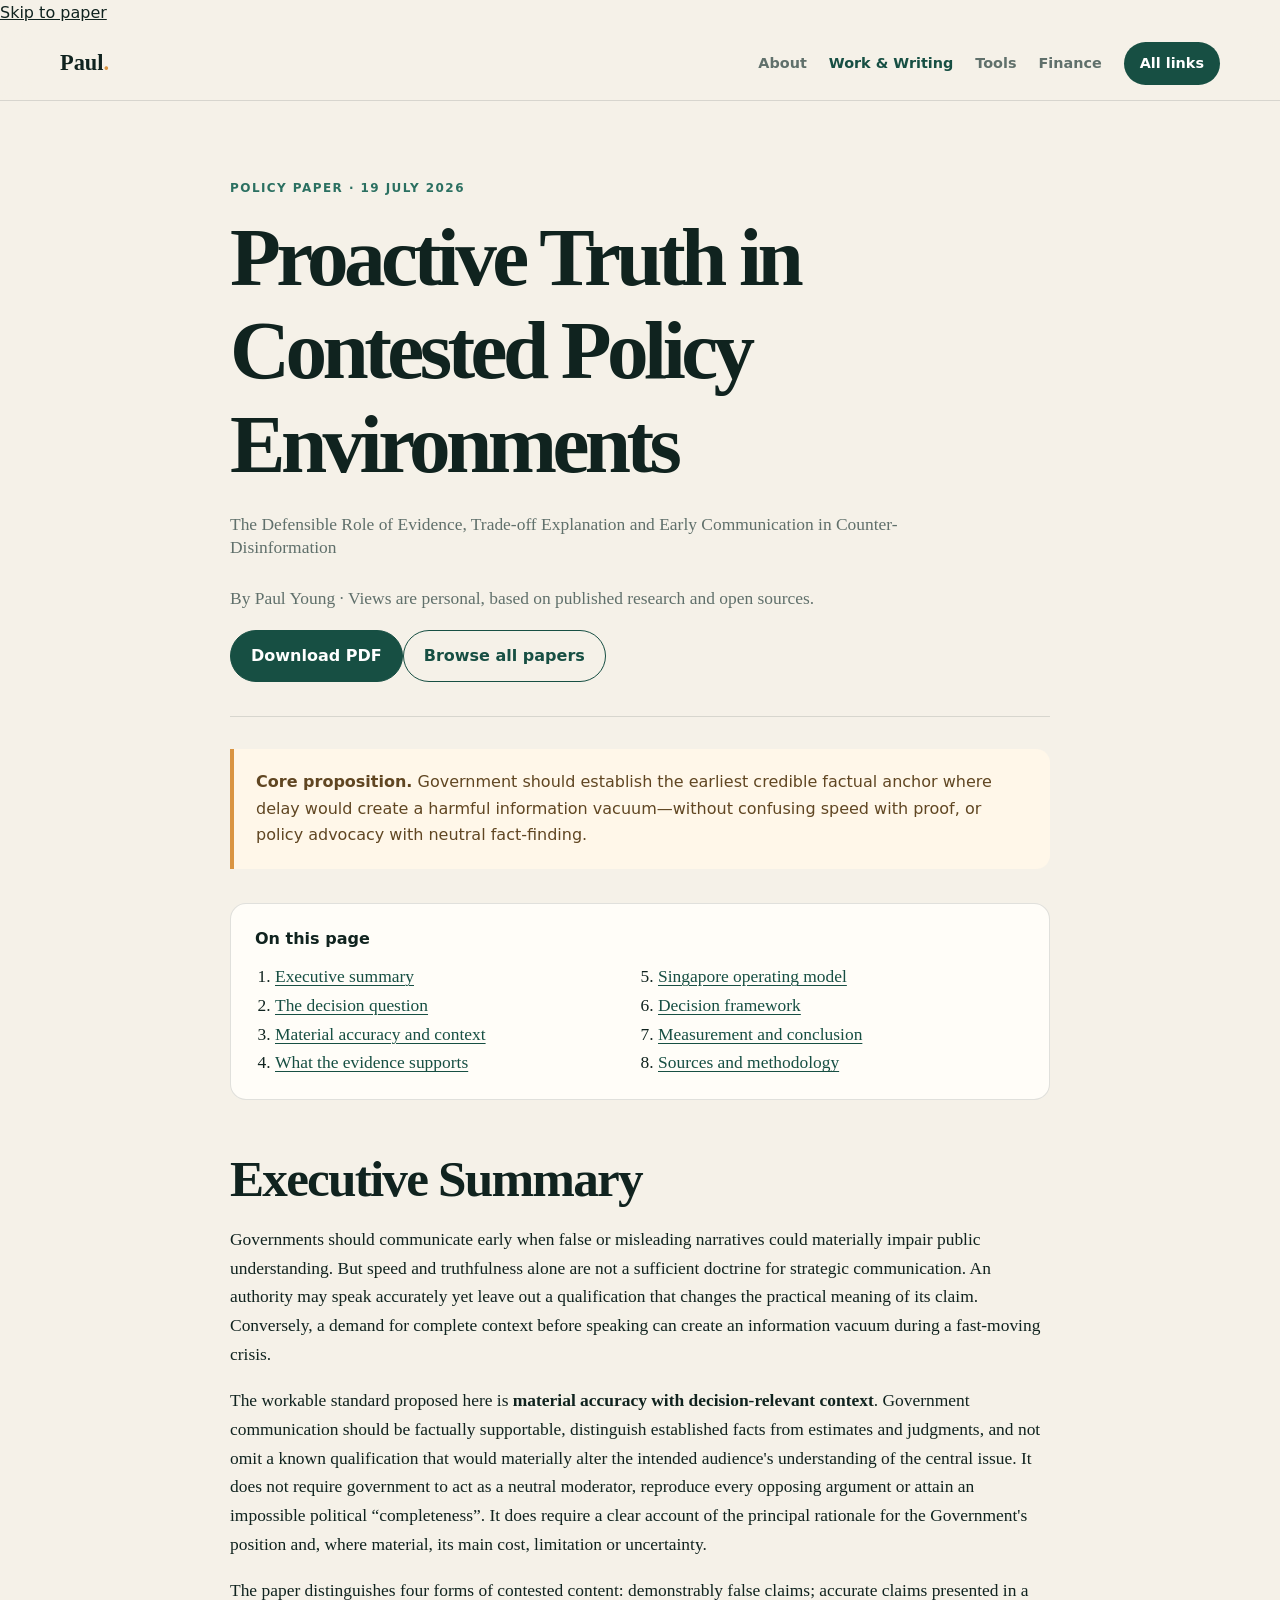
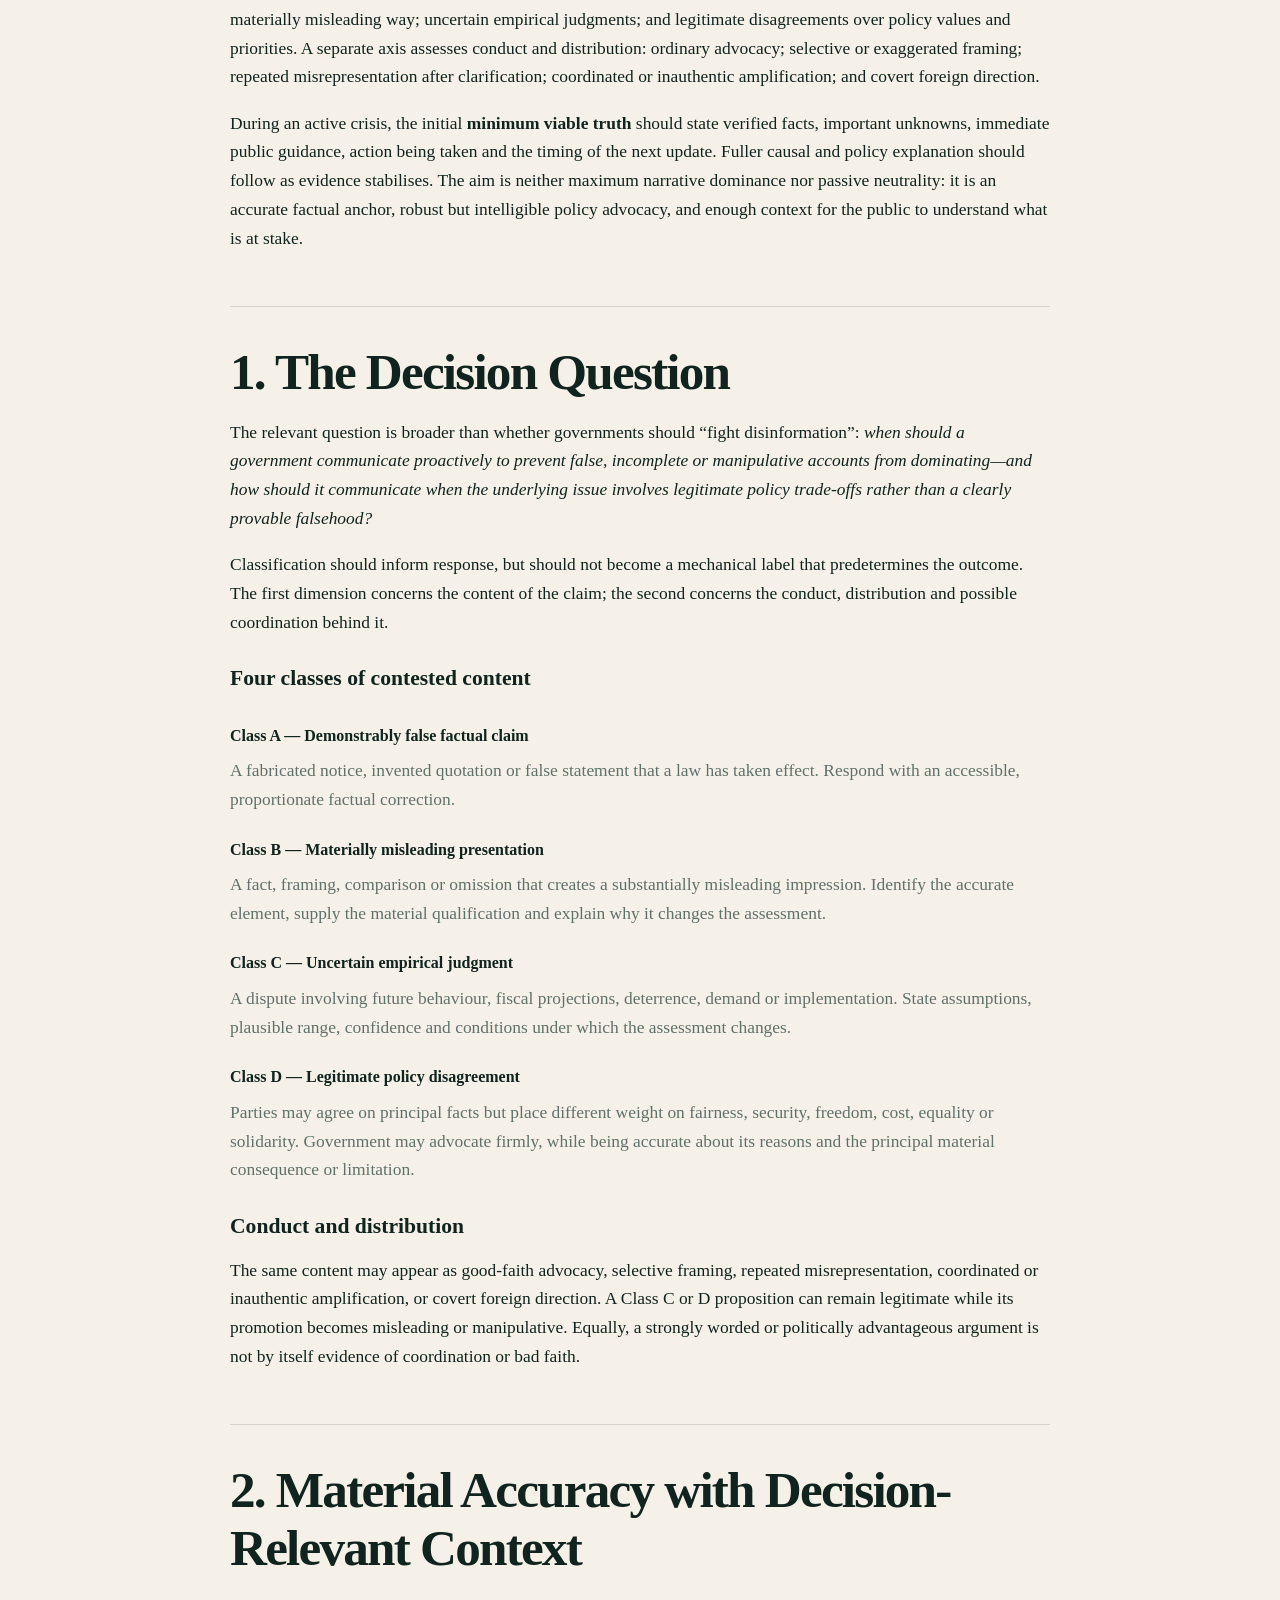
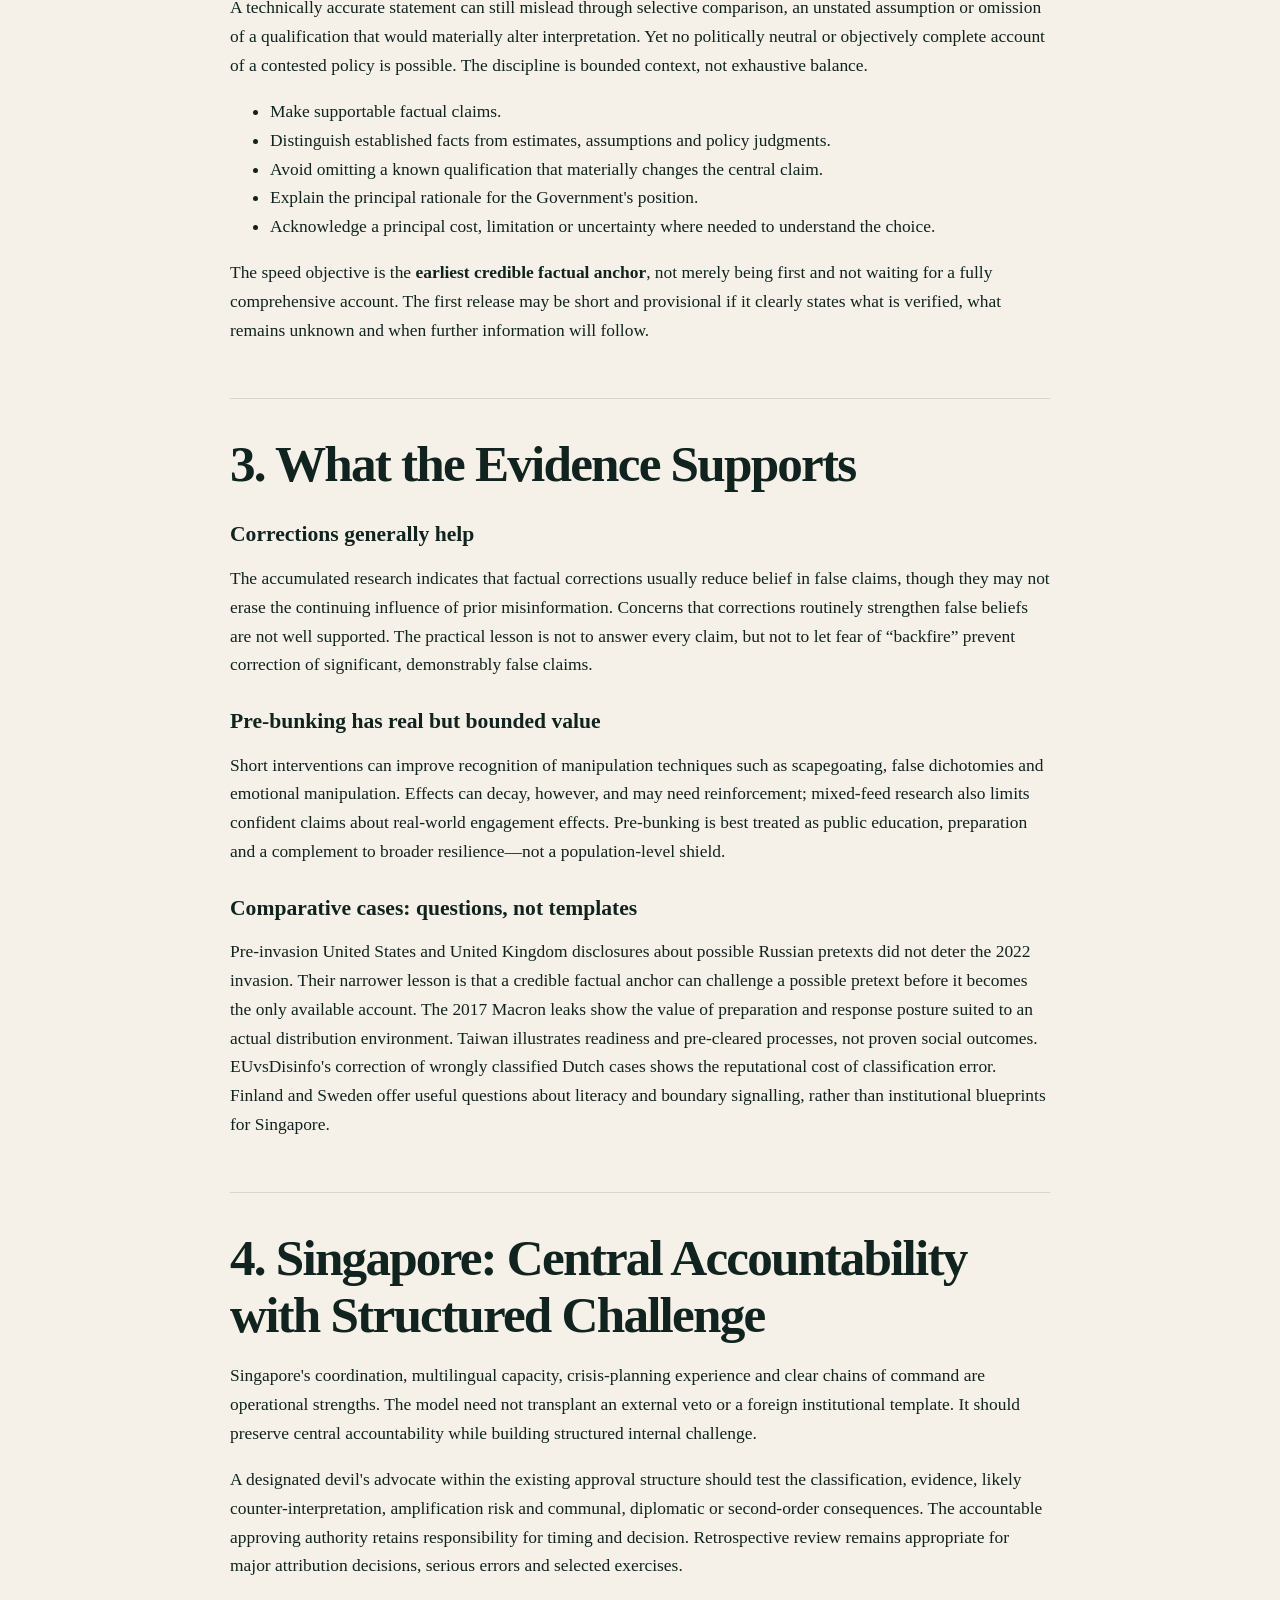
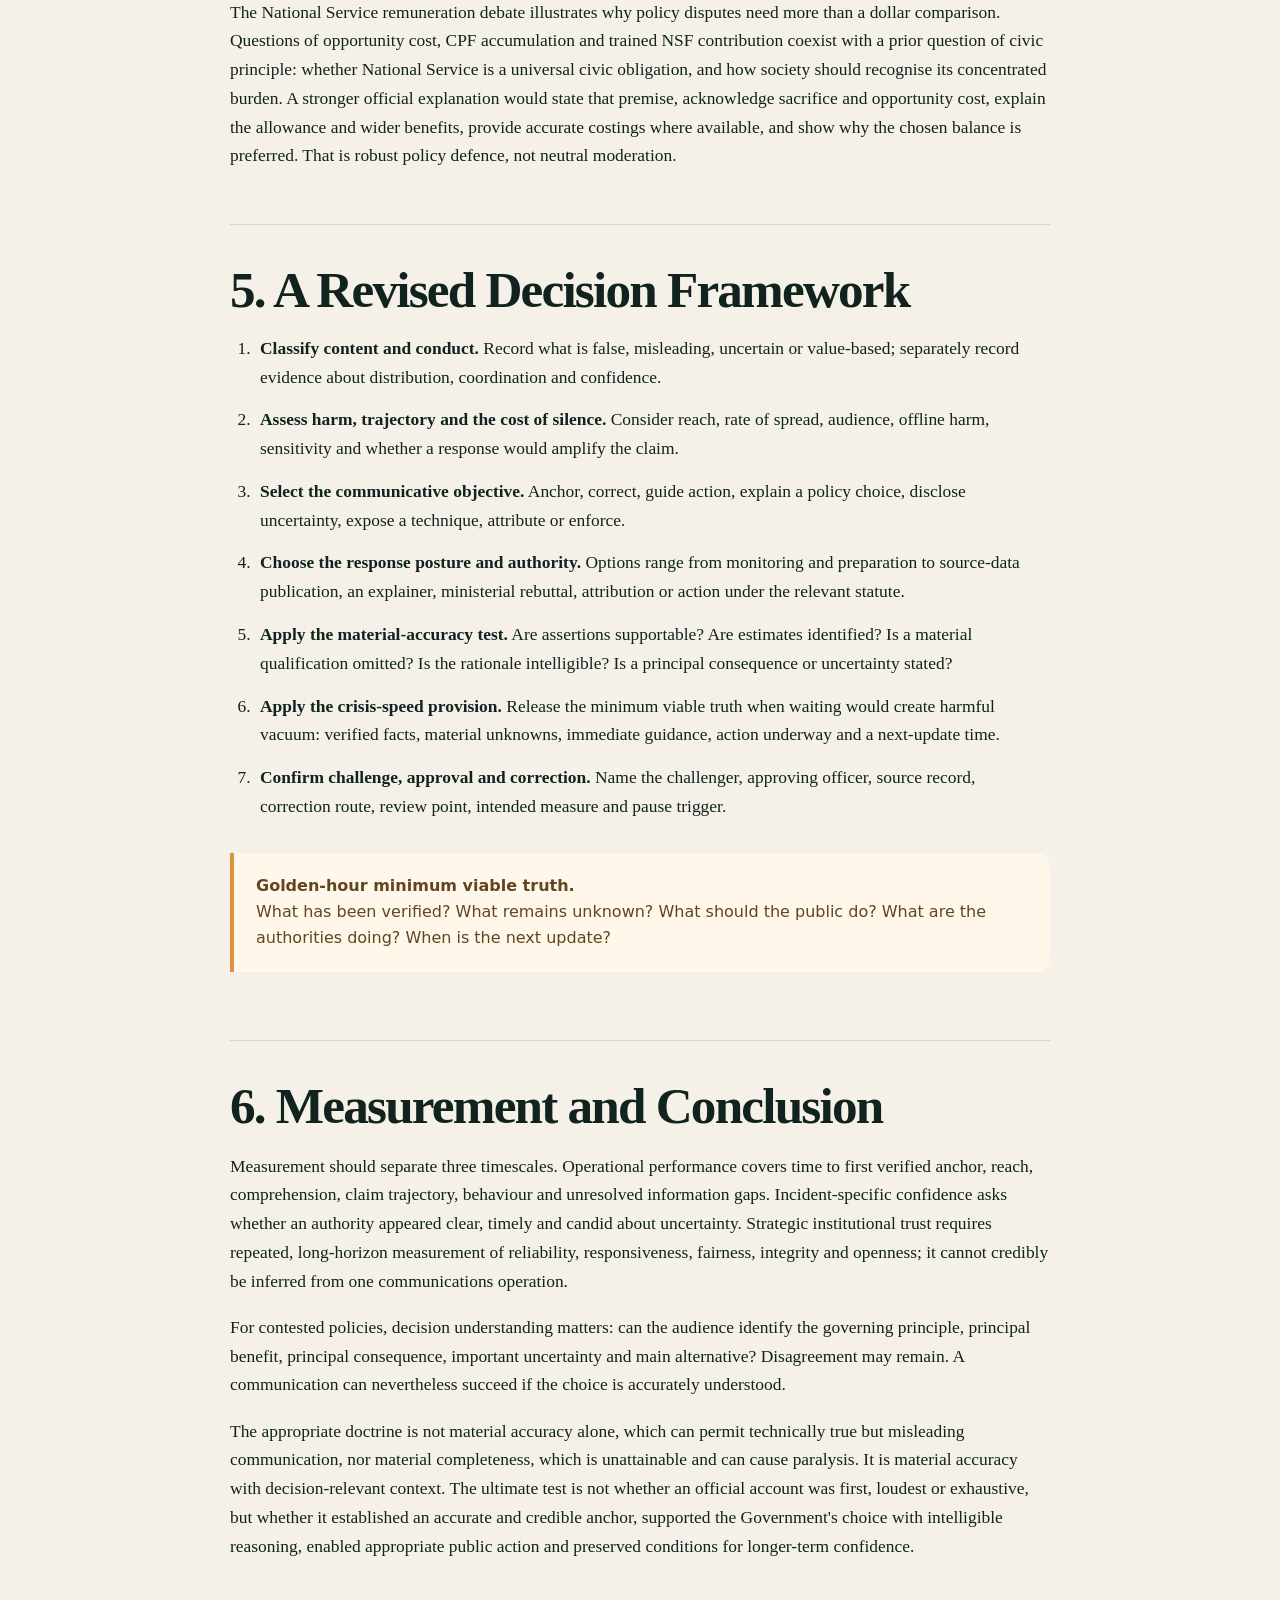
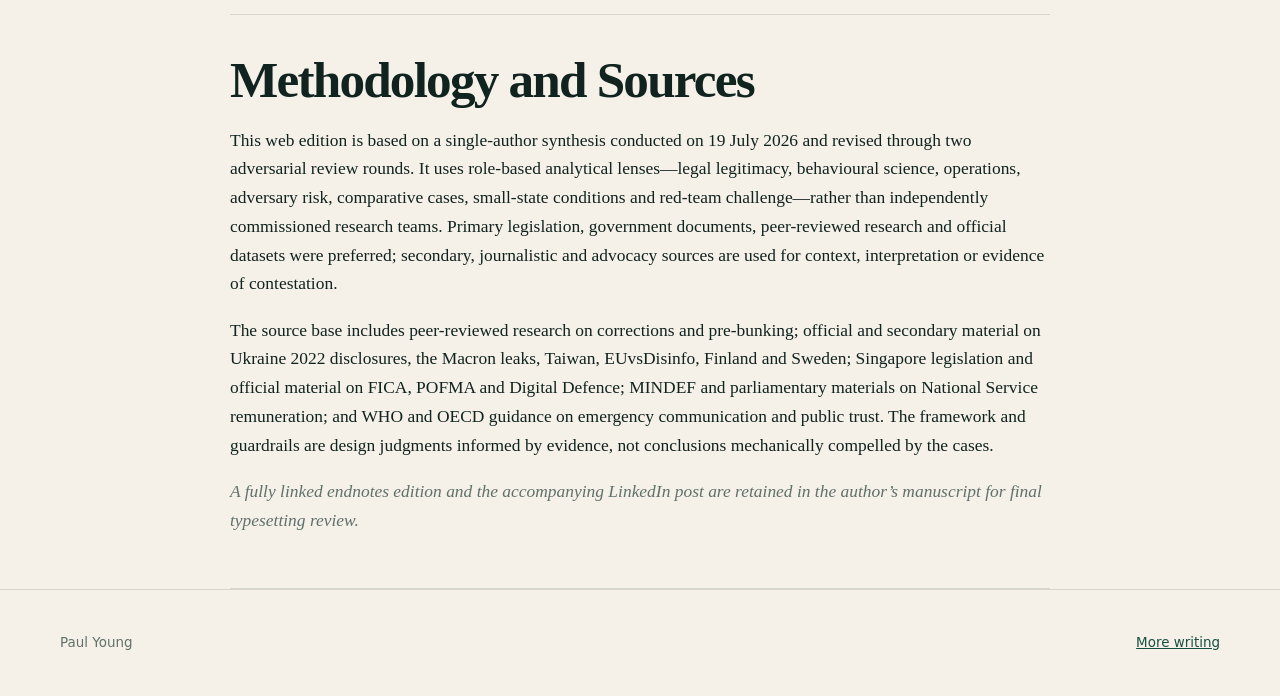
<file: proactive-truth.html>
<!doctype html>
<html lang="en">
<head>
  <meta charset="utf-8">
  <meta name="viewport" content="width=device-width, initial-scale=1">
  <title>Proactive Truth in Contested Policy Environments | Paul Young</title>
  <meta name="description" content="A framework for early, accurate and accountable government communication in contested policy environments.">
  <link rel="canonical" href="https://paulysc.com/proactive-truth.html">
  <meta property="og:type" content="article">
  <meta property="og:title" content="Proactive Truth in Contested Policy Environments">
  <meta property="og:description" content="The defensible role of evidence, trade-off explanation and early communication in counter-disinformation.">
  <meta property="og:url" content="https://paulysc.com/proactive-truth.html">
  <link rel="stylesheet" href="assets/site.css">
</head>
<body>
  <a class="skip-link" href="#main-content">Skip to paper</a>
  <header class="site-header"><nav class="nav shell" aria-label="Main navigation"><a class="brand" href="index.html">Paul<span>.</span></a><div class="nav-links"><a href="about.html">About</a><a aria-current="page" href="writing.html">Work &amp; Writing</a><a href="tools.html">Tools</a><a href="finance.html">Finance</a><a class="nav-button" href="links.html">All links</a></div></nav></header>
  <main id="main-content" class="article-shell">
    <article>
      <header class="article-header">
        <div class="eyebrow">Policy paper · 19 July 2026</div>
        <h1>Proactive Truth in Contested Policy Environments</h1>
        <p class="article-dek">The Defensible Role of Evidence, Trade-off Explanation and Early Communication in Counter-Disinformation</p>
        <p class="article-byline">By Paul Young · Views are personal, based on published research and open sources.</p>
        <div class="article-actions" aria-label="Paper actions"><a class="button" href="papers/proactive-truth-web-edition.pdf" download>Download PDF</a><a class="button secondary" href="writing.html">Browse all papers</a></div>
      </header>

      <aside class="article-note"><strong>Core proposition.</strong> Government should establish the earliest credible factual anchor where delay would create a harmful information vacuum—without confusing speed with proof, or policy advocacy with neutral fact-finding.</aside>

      <nav class="toc" aria-label="On this page"><strong>On this page</strong><ol><li><a href="#summary">Executive summary</a></li><li><a href="#question">The decision question</a></li><li><a href="#standard">Material accuracy and context</a></li><li><a href="#evidence">What the evidence supports</a></li><li><a href="#singapore">Singapore operating model</a></li><li><a href="#framework">Decision framework</a></li><li><a href="#measurement">Measurement and conclusion</a></li><li><a href="#sources">Sources and methodology</a></li></ol></nav>

      <section id="summary"><h2>Executive Summary</h2>
        <p>Governments should communicate early when false or misleading narratives could materially impair public understanding. But speed and truthfulness alone are not a sufficient doctrine for strategic communication. An authority may speak accurately yet leave out a qualification that changes the practical meaning of its claim. Conversely, a demand for complete context before speaking can create an information vacuum during a fast-moving crisis.</p>
        <p>The workable standard proposed here is <strong>material accuracy with decision-relevant context</strong>. Government communication should be factually supportable, distinguish established facts from estimates and judgments, and not omit a known qualification that would materially alter the intended audience's understanding of the central issue. It does not require government to act as a neutral moderator, reproduce every opposing argument or attain an impossible political “completeness”. It does require a clear account of the principal rationale for the Government's position and, where material, its main cost, limitation or uncertainty.</p>
        <p>The paper distinguishes four forms of contested content: demonstrably false claims; accurate claims presented in a materially misleading way; uncertain empirical judgments; and legitimate disagreements over policy values and priorities. A separate axis assesses conduct and distribution: ordinary advocacy; selective or exaggerated framing; repeated misrepresentation after clarification; coordinated or inauthentic amplification; and covert foreign direction.</p>
        <p>During an active crisis, the initial <strong>minimum viable truth</strong> should state verified facts, important unknowns, immediate public guidance, action being taken and the timing of the next update. Fuller causal and policy explanation should follow as evidence stabilises. The aim is neither maximum narrative dominance nor passive neutrality: it is an accurate factual anchor, robust but intelligible policy advocacy, and enough context for the public to understand what is at stake.</p>
      </section>

      <section id="question"><h2>1. The Decision Question</h2>
        <p>The relevant question is broader than whether governments should “fight disinformation”: <em>when should a government communicate proactively to prevent false, incomplete or manipulative accounts from dominating—and how should it communicate when the underlying issue involves legitimate policy trade-offs rather than a clearly provable falsehood?</em></p>
        <p>Classification should inform response, but should not become a mechanical label that predetermines the outcome. The first dimension concerns the content of the claim; the second concerns the conduct, distribution and possible coordination behind it.</p>
        <h3>Four classes of contested content</h3>
        <dl class="framework-list"><dt>Class A — Demonstrably false factual claim</dt><dd>A fabricated notice, invented quotation or false statement that a law has taken effect. Respond with an accessible, proportionate factual correction.</dd><dt>Class B — Materially misleading presentation</dt><dd>A fact, framing, comparison or omission that creates a substantially misleading impression. Identify the accurate element, supply the material qualification and explain why it changes the assessment.</dd><dt>Class C — Uncertain empirical judgment</dt><dd>A dispute involving future behaviour, fiscal projections, deterrence, demand or implementation. State assumptions, plausible range, confidence and conditions under which the assessment changes.</dd><dt>Class D — Legitimate policy disagreement</dt><dd>Parties may agree on principal facts but place different weight on fairness, security, freedom, cost, equality or solidarity. Government may advocate firmly, while being accurate about its reasons and the principal material consequence or limitation.</dd></dl>
        <h3>Conduct and distribution</h3>
        <p>The same content may appear as good-faith advocacy, selective framing, repeated misrepresentation, coordinated or inauthentic amplification, or covert foreign direction. A Class C or D proposition can remain legitimate while its promotion becomes misleading or manipulative. Equally, a strongly worded or politically advantageous argument is not by itself evidence of coordination or bad faith.</p>
      </section>

      <section id="standard"><h2>2. Material Accuracy with Decision-Relevant Context</h2>
        <p>A technically accurate statement can still mislead through selective comparison, an unstated assumption or omission of a qualification that would materially alter interpretation. Yet no politically neutral or objectively complete account of a contested policy is possible. The discipline is bounded context, not exhaustive balance.</p>
        <ul><li>Make supportable factual claims.</li><li>Distinguish established facts from estimates, assumptions and policy judgments.</li><li>Avoid omitting a known qualification that materially changes the central claim.</li><li>Explain the principal rationale for the Government's position.</li><li>Acknowledge a principal cost, limitation or uncertainty where needed to understand the choice.</li></ul>
        <p>The speed objective is the <strong>earliest credible factual anchor</strong>, not merely being first and not waiting for a fully comprehensive account. The first release may be short and provisional if it clearly states what is verified, what remains unknown and when further information will follow.</p>
      </section>

      <section id="evidence"><h2>3. What the Evidence Supports</h2>
        <h3>Corrections generally help</h3><p>The accumulated research indicates that factual corrections usually reduce belief in false claims, though they may not erase the continuing influence of prior misinformation. Concerns that corrections routinely strengthen false beliefs are not well supported. The practical lesson is not to answer every claim, but not to let fear of “backfire” prevent correction of significant, demonstrably false claims.</p>
        <h3>Pre-bunking has real but bounded value</h3><p>Short interventions can improve recognition of manipulation techniques such as scapegoating, false dichotomies and emotional manipulation. Effects can decay, however, and may need reinforcement; mixed-feed research also limits confident claims about real-world engagement effects. Pre-bunking is best treated as public education, preparation and a complement to broader resilience—not a population-level shield.</p>
        <h3>Comparative cases: questions, not templates</h3><p>Pre-invasion United States and United Kingdom disclosures about possible Russian pretexts did not deter the 2022 invasion. Their narrower lesson is that a credible factual anchor can challenge a possible pretext before it becomes the only available account. The 2017 Macron leaks show the value of preparation and response posture suited to an actual distribution environment. Taiwan illustrates readiness and pre-cleared processes, not proven social outcomes. EUvsDisinfo's correction of wrongly classified Dutch cases shows the reputational cost of classification error. Finland and Sweden offer useful questions about literacy and boundary signalling, rather than institutional blueprints for Singapore.</p>
      </section>

      <section id="singapore"><h2>4. Singapore: Central Accountability with Structured Challenge</h2>
        <p>Singapore's coordination, multilingual capacity, crisis-planning experience and clear chains of command are operational strengths. The model need not transplant an external veto or a foreign institutional template. It should preserve central accountability while building structured internal challenge.</p>
        <p>A designated devil's advocate within the existing approval structure should test the classification, evidence, likely counter-interpretation, amplification risk and communal, diplomatic or second-order consequences. The accountable approving authority retains responsibility for timing and decision. Retrospective review remains appropriate for major attribution decisions, serious errors and selected exercises.</p>
        <p>The National Service remuneration debate illustrates why policy disputes need more than a dollar comparison. Questions of opportunity cost, CPF accumulation and trained NSF contribution coexist with a prior question of civic principle: whether National Service is a universal civic obligation, and how society should recognise its concentrated burden. A stronger official explanation would state that premise, acknowledge sacrifice and opportunity cost, explain the allowance and wider benefits, provide accurate costings where available, and show why the chosen balance is preferred. That is robust policy defence, not neutral moderation.</p>
      </section>

      <section id="framework"><h2>5. A Revised Decision Framework</h2>
        <ol class="steps"><li><strong>Classify content and conduct.</strong> Record what is false, misleading, uncertain or value-based; separately record evidence about distribution, coordination and confidence.</li><li><strong>Assess harm, trajectory and the cost of silence.</strong> Consider reach, rate of spread, audience, offline harm, sensitivity and whether a response would amplify the claim.</li><li><strong>Select the communicative objective.</strong> Anchor, correct, guide action, explain a policy choice, disclose uncertainty, expose a technique, attribute or enforce.</li><li><strong>Choose the response posture and authority.</strong> Options range from monitoring and preparation to source-data publication, an explainer, ministerial rebuttal, attribution or action under the relevant statute.</li><li><strong>Apply the material-accuracy test.</strong> Are assertions supportable? Are estimates identified? Is a material qualification omitted? Is the rationale intelligible? Is a principal consequence or uncertainty stated?</li><li><strong>Apply the crisis-speed provision.</strong> Release the minimum viable truth when waiting would create harmful vacuum: verified facts, material unknowns, immediate guidance, action underway and a next-update time.</li><li><strong>Confirm challenge, approval and correction.</strong> Name the challenger, approving officer, source record, correction route, review point, intended measure and pause trigger.</li></ol>
        <aside class="article-note"><strong>Golden-hour minimum viable truth.</strong><br>What has been verified? What remains unknown? What should the public do? What are the authorities doing? When is the next update?</aside>
      </section>

      <section id="measurement"><h2>6. Measurement and Conclusion</h2>
        <p>Measurement should separate three timescales. Operational performance covers time to first verified anchor, reach, comprehension, claim trajectory, behaviour and unresolved information gaps. Incident-specific confidence asks whether an authority appeared clear, timely and candid about uncertainty. Strategic institutional trust requires repeated, long-horizon measurement of reliability, responsiveness, fairness, integrity and openness; it cannot credibly be inferred from one communications operation.</p>
        <p>For contested policies, decision understanding matters: can the audience identify the governing principle, principal benefit, principal consequence, important uncertainty and main alternative? Disagreement may remain. A communication can nevertheless succeed if the choice is accurately understood.</p>
        <p>The appropriate doctrine is not material accuracy alone, which can permit technically true but misleading communication, nor material completeness, which is unattainable and can cause paralysis. It is material accuracy with decision-relevant context. The ultimate test is not whether an official account was first, loudest or exhaustive, but whether it established an accurate and credible anchor, supported the Government's choice with intelligible reasoning, enabled appropriate public action and preserved conditions for longer-term confidence.</p>
      </section>

      <section id="sources"><h2>Methodology and Sources</h2>
        <p>This web edition is based on a single-author synthesis conducted on 19 July 2026 and revised through two adversarial review rounds. It uses role-based analytical lenses—legal legitimacy, behavioural science, operations, adversary risk, comparative cases, small-state conditions and red-team challenge—rather than independently commissioned research teams. Primary legislation, government documents, peer-reviewed research and official datasets were preferred; secondary, journalistic and advocacy sources are used for context, interpretation or evidence of contestation.</p>
        <p>The source base includes peer-reviewed research on corrections and pre-bunking; official and secondary material on Ukraine 2022 disclosures, the Macron leaks, Taiwan, EUvsDisinfo, Finland and Sweden; Singapore legislation and official material on FICA, POFMA and Digital Defence; MINDEF and parliamentary materials on National Service remuneration; and WHO and OECD guidance on emergency communication and public trust. The framework and guardrails are design judgments informed by evidence, not conclusions mechanically compelled by the cases.</p>
        <p class="source-note">A fully linked endnotes edition and the accompanying LinkedIn post are retained in the author’s manuscript for final typesetting review.</p>
      </section>
    </article>
  </main>
  <footer class="footer"><div class="shell footer-inner"><span>Paul Young</span><a href="writing.html">More writing</a></div></footer>
</body>
</html>
</file>
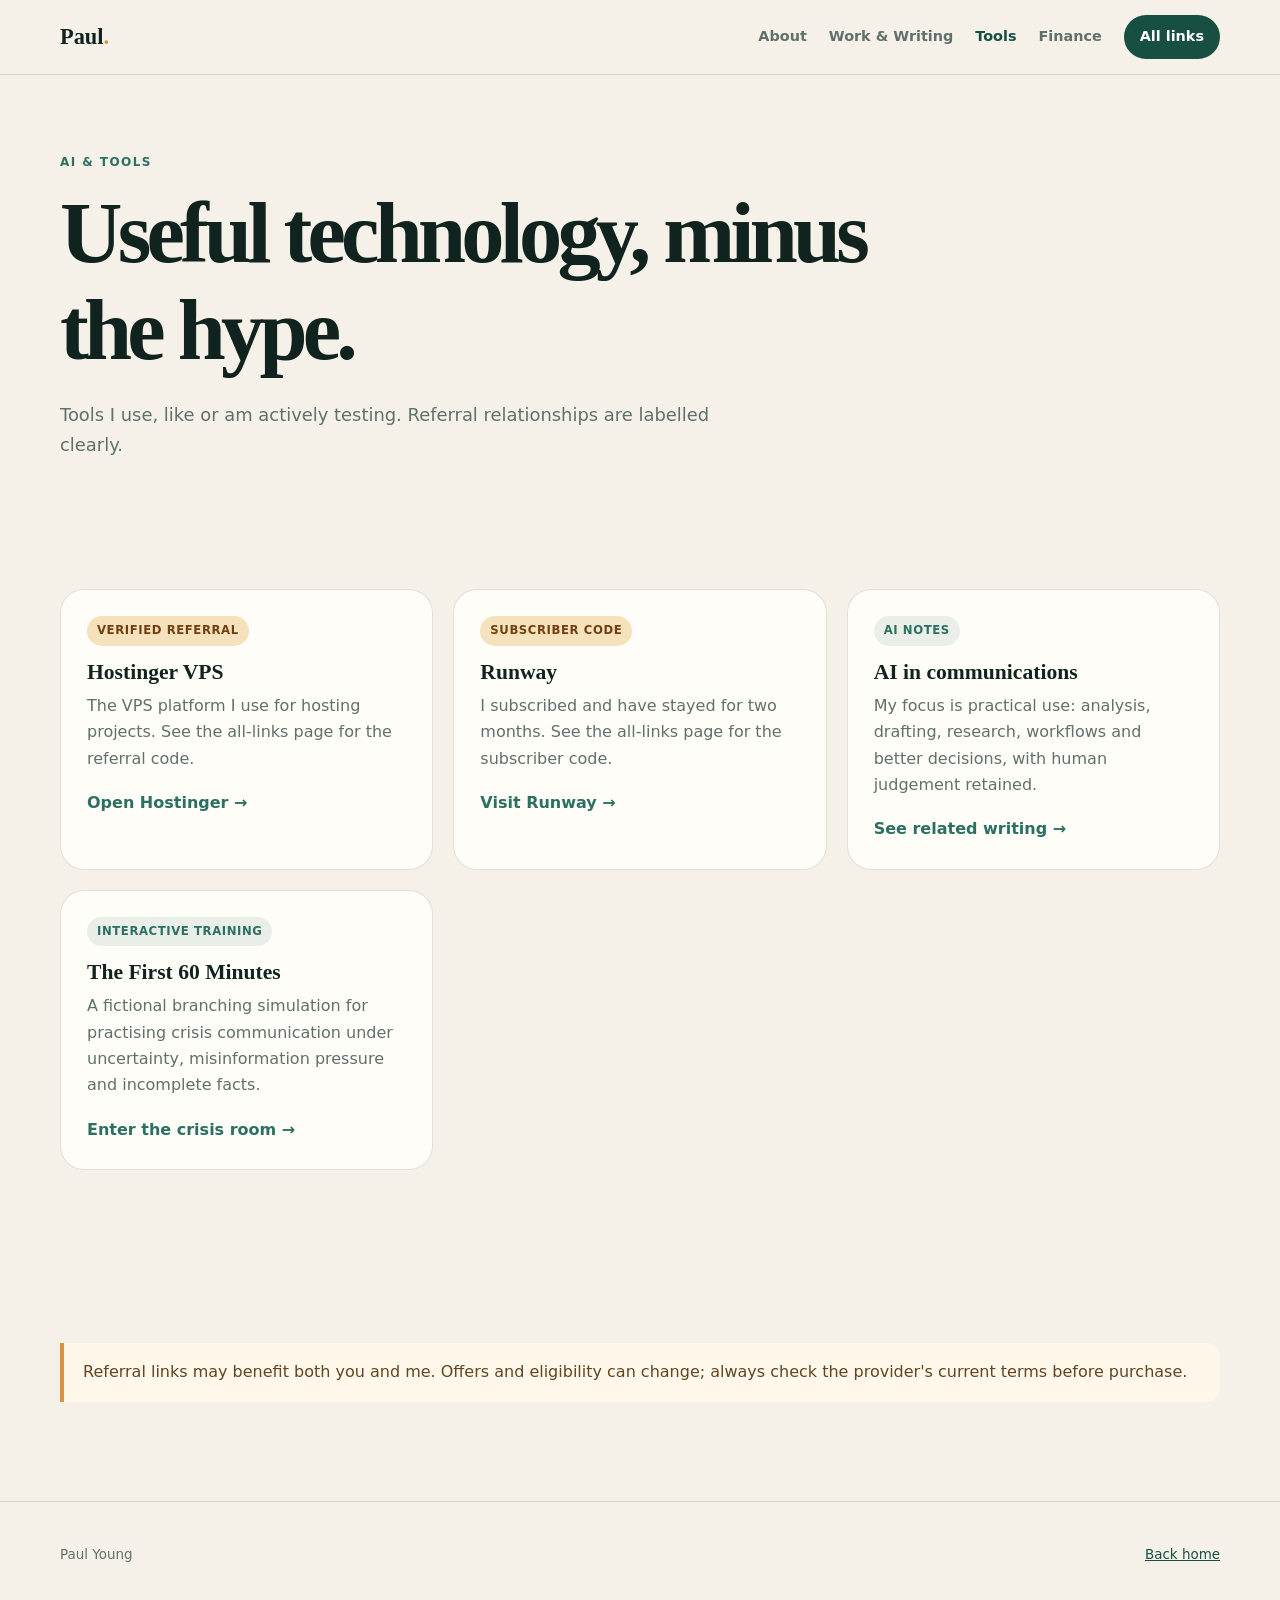
<file: tools.html>
<!doctype html>
<html lang="en">
<head><meta charset="utf-8"><meta name="viewport" content="width=device-width, initial-scale=1"><title>AI and Tools | Paul Young</title><meta name="description" content="AI tools, productivity apps and referral codes — Hostinger VPS discount code N50YSICHEZ2Q, Runway subscriber code, and practical AI for communications."><link rel="stylesheet" href="assets/site.css"></head>
<body>
  <header class="site-header"><nav class="nav shell"><a class="brand" href="index.html">Paul<span>.</span></a><div class="nav-links"><a href="about.html">About</a><a href="writing.html">Work & Writing</a><a aria-current="page" href="tools.html">Tools</a><a href="finance.html">Finance</a><a class="nav-button" href="links.html">All links</a></div></nav></header>
  <main class="shell">
    <section class="page-intro"><div class="eyebrow">AI & Tools</div><h1>Useful technology, minus the hype.</h1><p class="lead">Tools I use, like or am actively testing. Referral relationships are labelled clearly.</p></section>
    <section class="section">
      <div class="grid">
        <a class="card" href="https://www.hostinger.com/cart?product=vps%3Avps_kvm_2&period=12&referral_type=cart_link&REFERRALCODE=N50YSICHEZ2Q&referral_id=019d1d3f-fcf3-729c-9e80-3d5d8f26860a"><span class="tag referral">Verified referral</span><h3>Hostinger VPS</h3><p>The VPS platform I use for hosting projects. See the all-links page for the referral code.</p><span class="arrow">Open Hostinger →</span></a>
        <a class="card" href="https://runwayml.com"><span class="tag referral">Subscriber code</span><h3>Runway</h3><p>I subscribed and have stayed for two months. See the all-links page for the subscriber code.</p><span class="arrow">Visit Runway →</span></a>
        <a class="card" href="writing.html"><span class="tag">AI notes</span><h3>AI in communications</h3><p>My focus is practical use: analysis, drafting, research, workflows and better decisions, with human judgement retained.</p><span class="arrow">See related writing →</span></a>
        <a class="card" href="crisis-first-60-minutes.html"><span class="tag">Interactive training</span><h3>The First 60 Minutes</h3><p>A fictional branching simulation for practising crisis communication under uncertainty, misinformation pressure and incomplete facts.</p><span class="arrow">Enter the crisis room →</span></a>
      </div>
    </section>
    <section class="section"><div class="notice">Referral links may benefit both you and me. Offers and eligibility can change; always check the provider's current terms before purchase.</div></section>
  </main>
  <footer class="footer"><div class="shell footer-inner"><span>Paul Young</span><a href="index.html">Back home</a></div></footer>
</body>
</html>
</file>
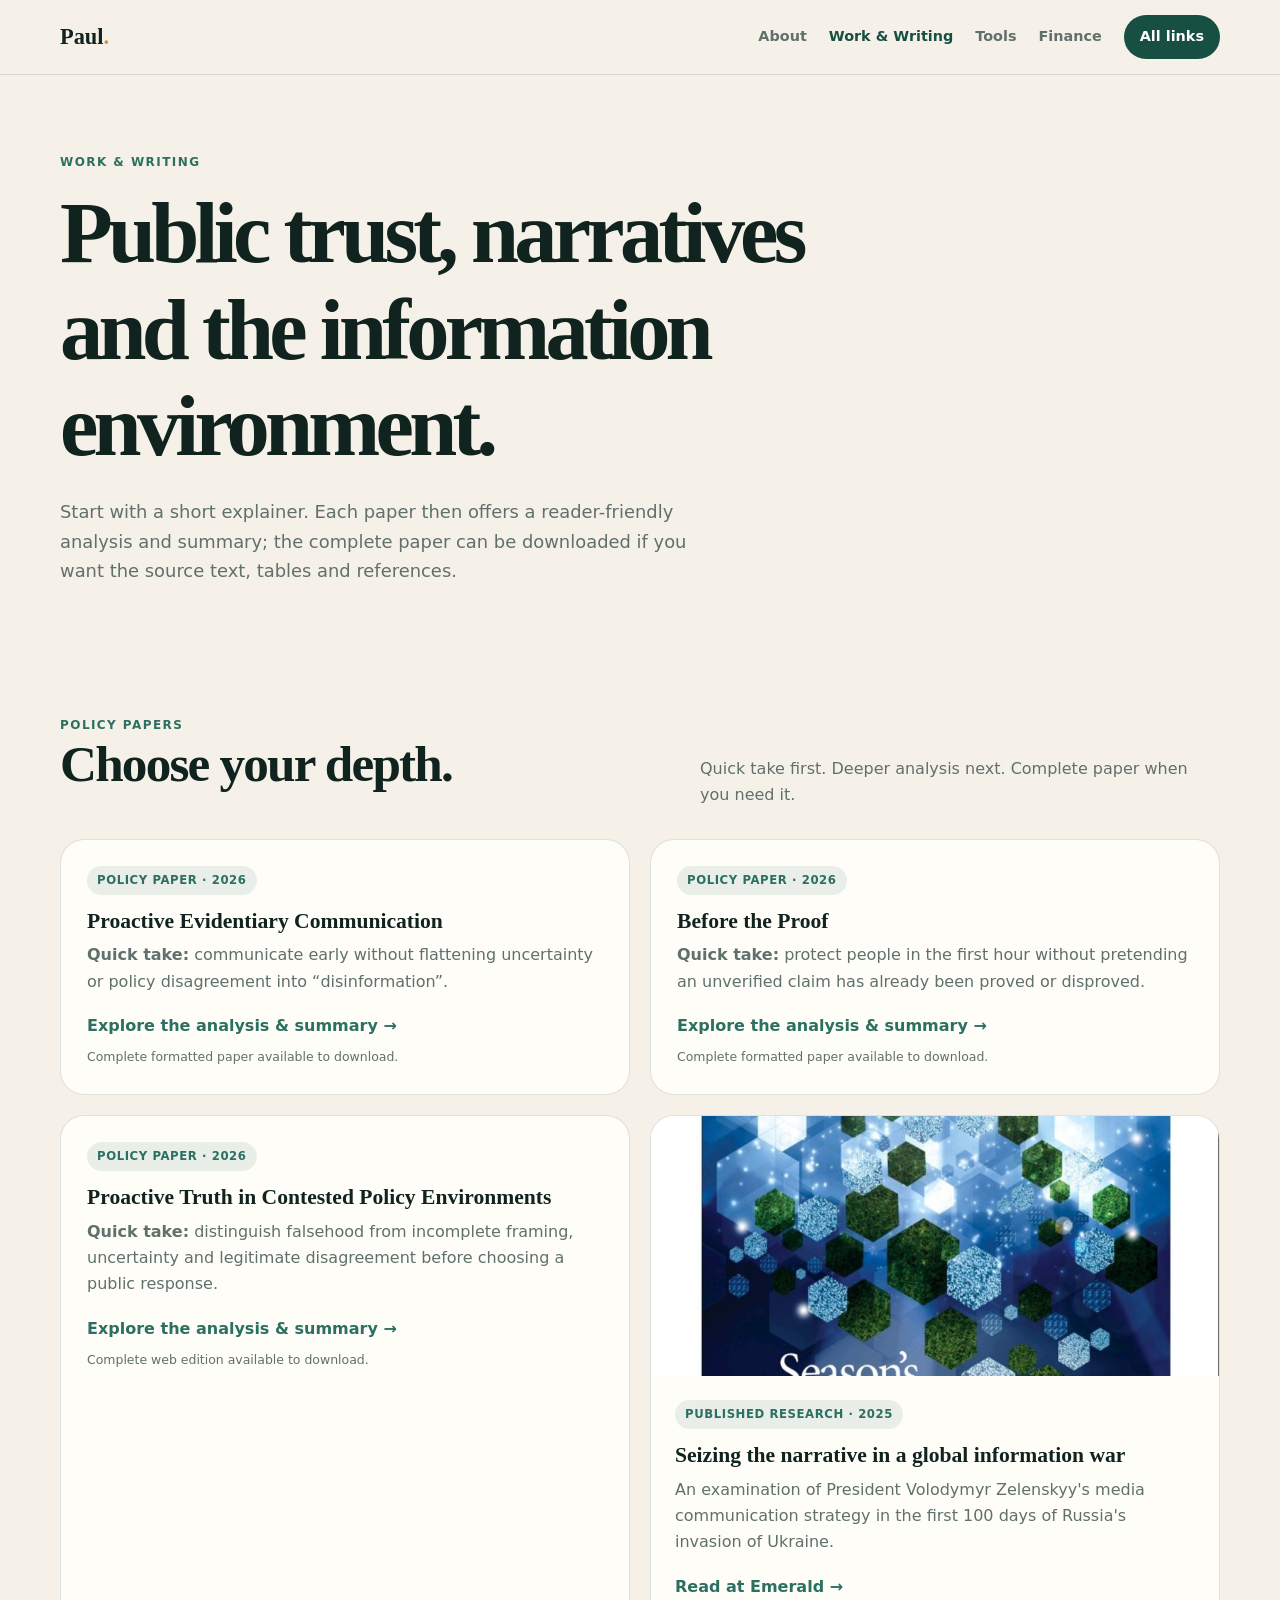
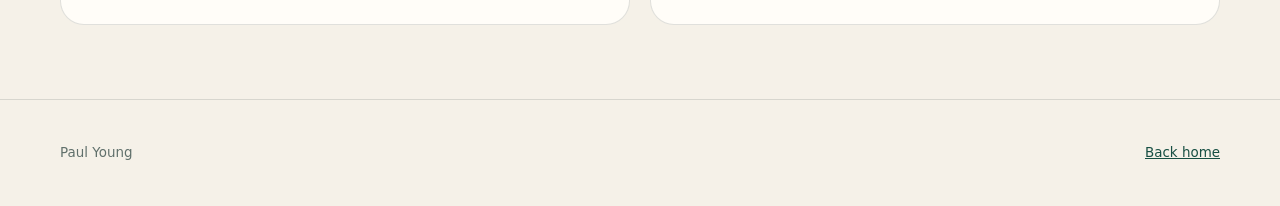
<file: writing.html>
<!doctype html>
<html lang="en">
<head><meta charset="utf-8"><meta name="viewport" content="width=device-width, initial-scale=1"><title>Work and Writing | Paul Young</title><meta name="description" content="Research, public posts and writing by Paul Young on communications, AI and technology."><link rel="stylesheet" href="assets/site.css"></head>
<body>
  <header class="site-header"><nav class="nav shell"><a class="brand" href="index.html">Paul<span>.</span></a><div class="nav-links"><a href="about.html">About</a><a aria-current="page" href="writing.html">Work & Writing</a><a href="tools.html">Tools</a><a href="finance.html">Finance</a><a class="nav-button" href="links.html">All links</a></div></nav></header>
  <main class="shell">
    <section class="page-intro"><div class="eyebrow">Work & Writing</div><h1>Public trust, narratives and the information environment.</h1><p class="lead">Start with a short explainer. Each paper then offers a reader-friendly analysis and summary; the complete paper can be downloaded if you want the source text, tables and references.</p></section>
    <section class="section" aria-label="Policy papers">
      <div class="section-head"><div><div class="eyebrow">Policy papers</div><h2>Choose your depth.</h2></div><p>Quick take first. Deeper analysis next. Complete paper when you need it.</p></div>
      <div class="grid two">
        <a class="card" href="proactive-evidentiary-communication-singapore.html">
          <span class="tag">Policy paper · 2026</span><h3>Proactive Evidentiary Communication</h3><p><strong>Quick take:</strong> communicate early without flattening uncertainty or policy disagreement into “disinformation”.</p><span class="arrow">Explore the analysis &amp; summary →</span><small>Complete formatted paper available to download.</small>
        </a>
        <a class="card" href="before-the-proof.html">
          <span class="tag">Policy paper · 2026</span><h3>Before the Proof</h3><p><strong>Quick take:</strong> protect people in the first hour without pretending an unverified claim has already been proved or disproved.</p><span class="arrow">Explore the analysis &amp; summary →</span><small>Complete formatted paper available to download.</small>
        </a>
        <a class="card" href="proactive-truth.html">
          <span class="tag">Policy paper · 2026</span><h3>Proactive Truth in Contested Policy Environments</h3><p><strong>Quick take:</strong> distinguish falsehood from incomplete framing, uncertainty and legitimate disagreement before choosing a public response.</p><span class="arrow">Explore the analysis &amp; summary →</span><small>Complete web edition available to download.</small>
        </a>
        <a class="card card-photo" href="https://www.emerald.com/insight/content/doi/10.1108/jcom-09-2024-0182/full/html">
          <img src="assets/images/linkedin-3.jpg" alt="Abstract communications artwork">
          <div class="card-body"><span class="tag">Published research · 2025</span><h3>Seizing the narrative in a global information war</h3><p>An examination of President Volodymyr Zelenskyy's media communication strategy in the first 100 days of Russia's invasion of Ukraine.</p><span class="arrow">Read at Emerald →</span></div>
        </a>
      </div>
    </section>
  </main>
  <footer class="footer"><div class="shell footer-inner"><span>Paul Young</span><a href="index.html">Back home</a></div></footer>
</body>
</html>
</file>
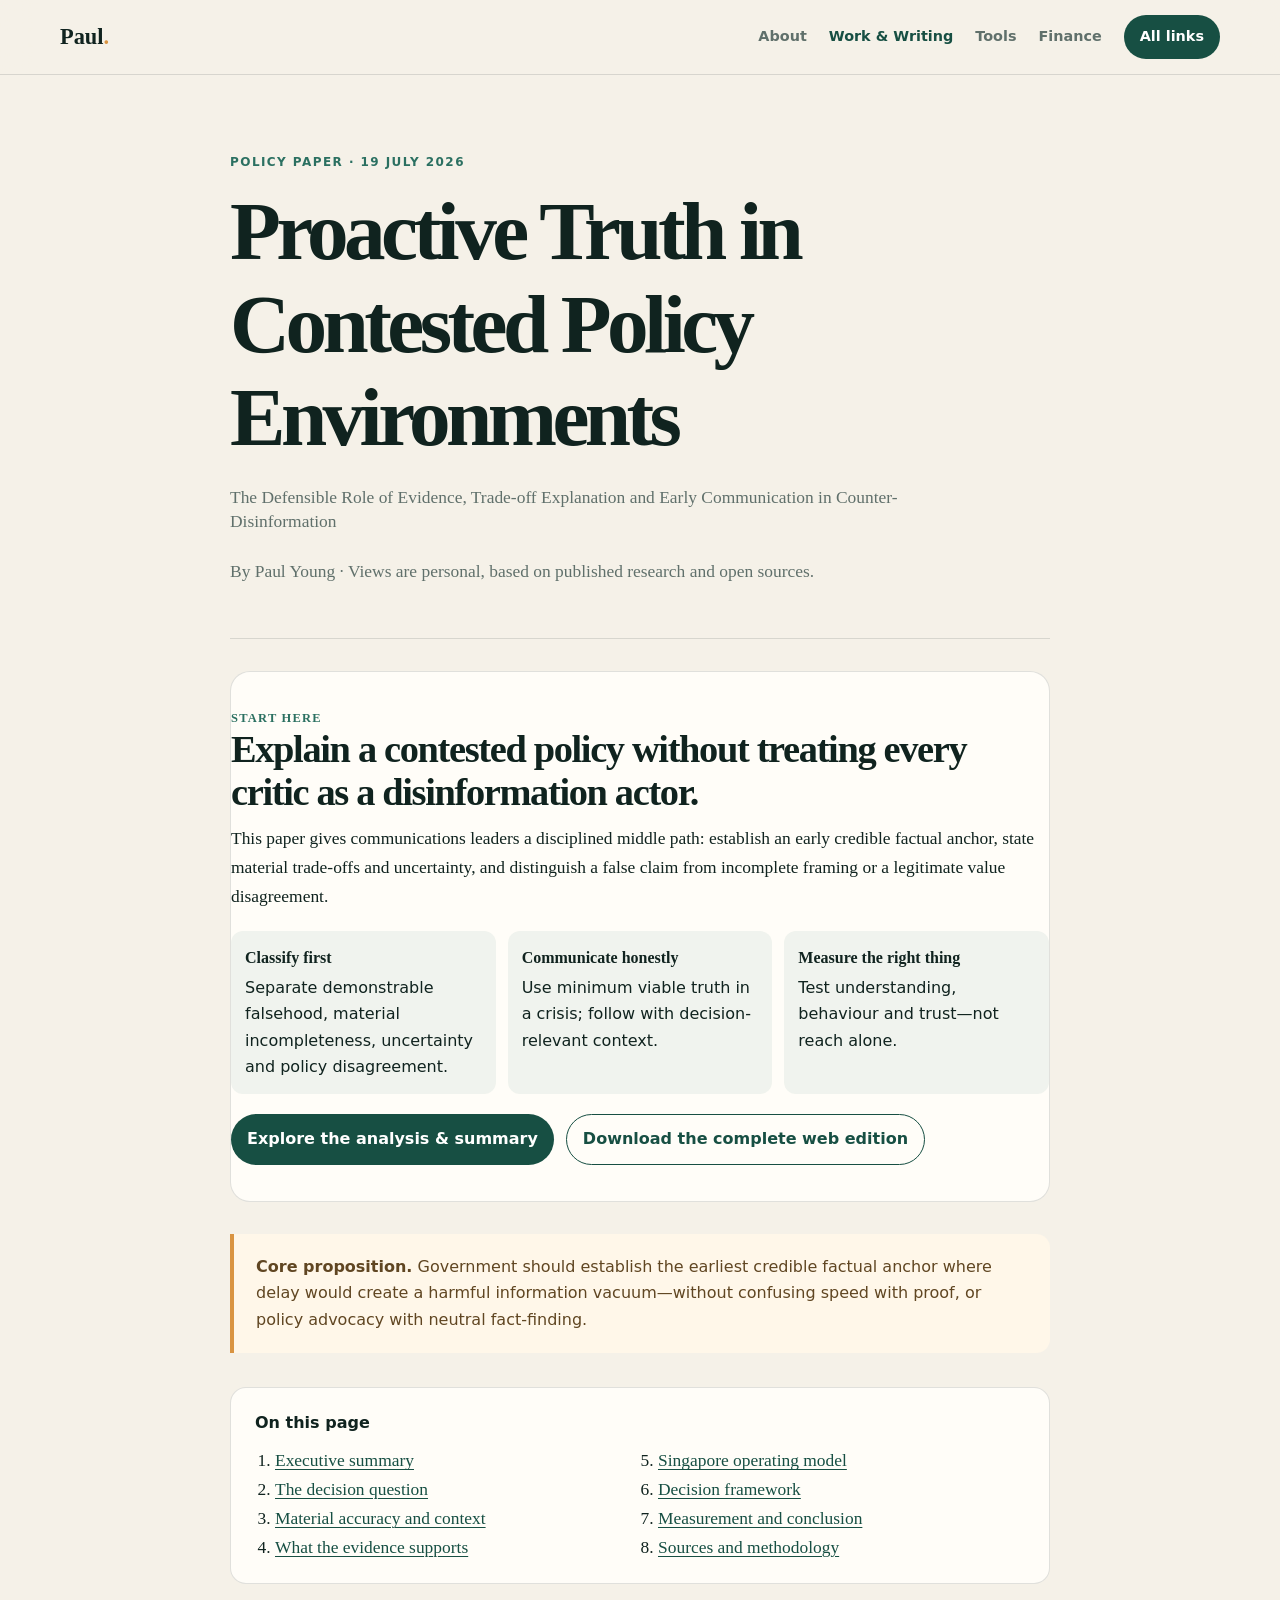
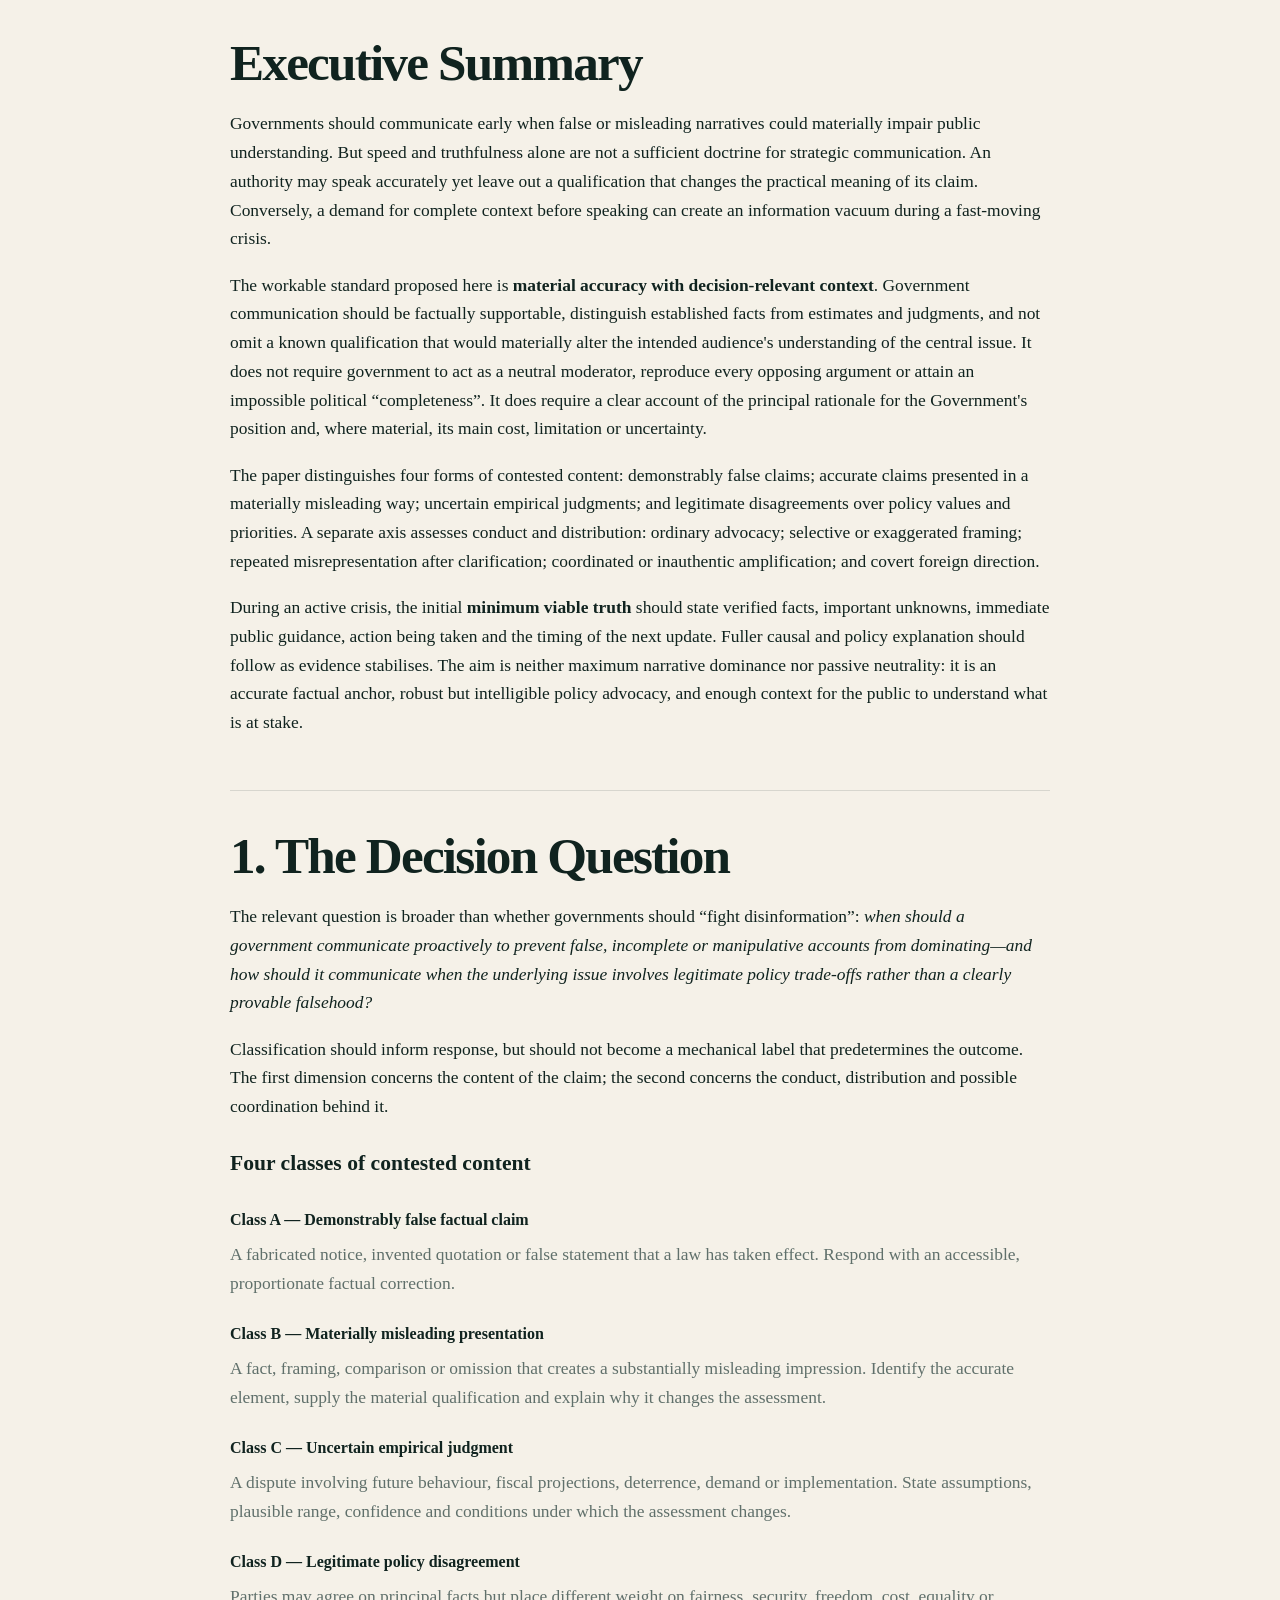
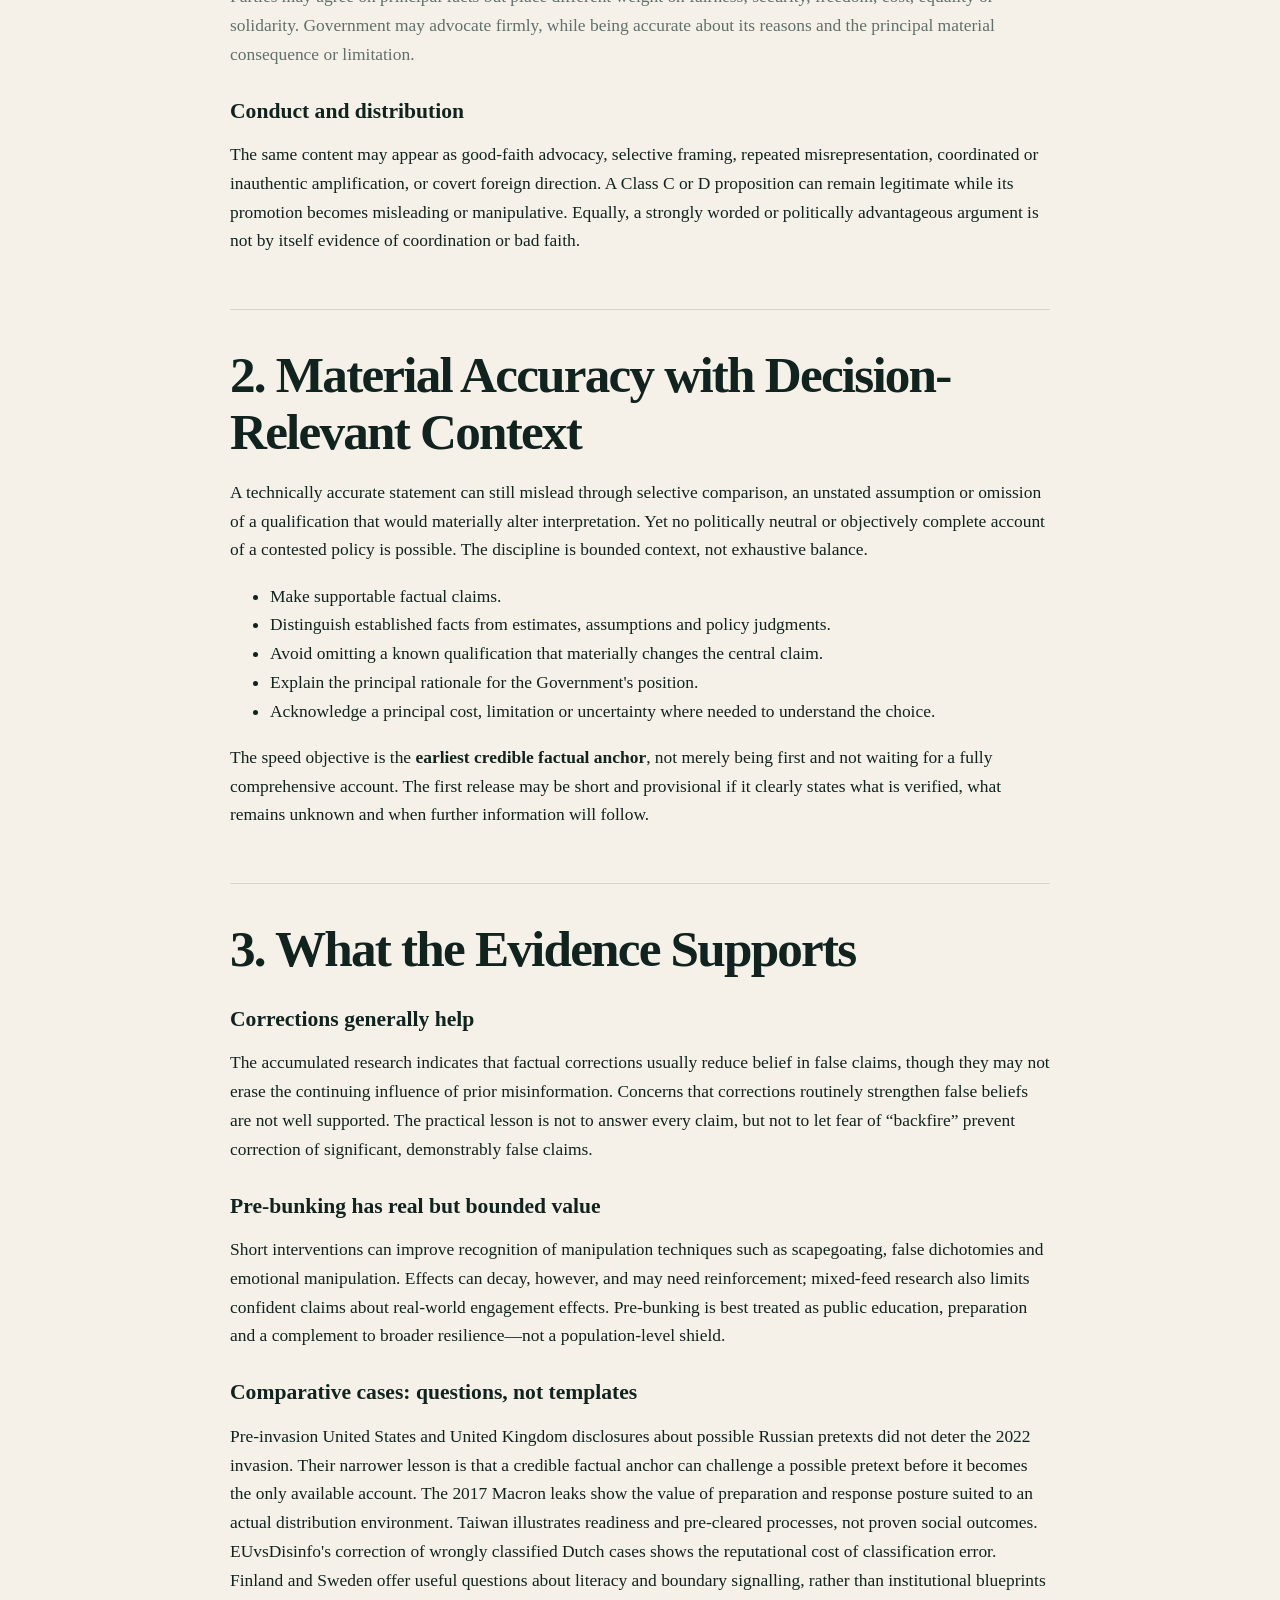
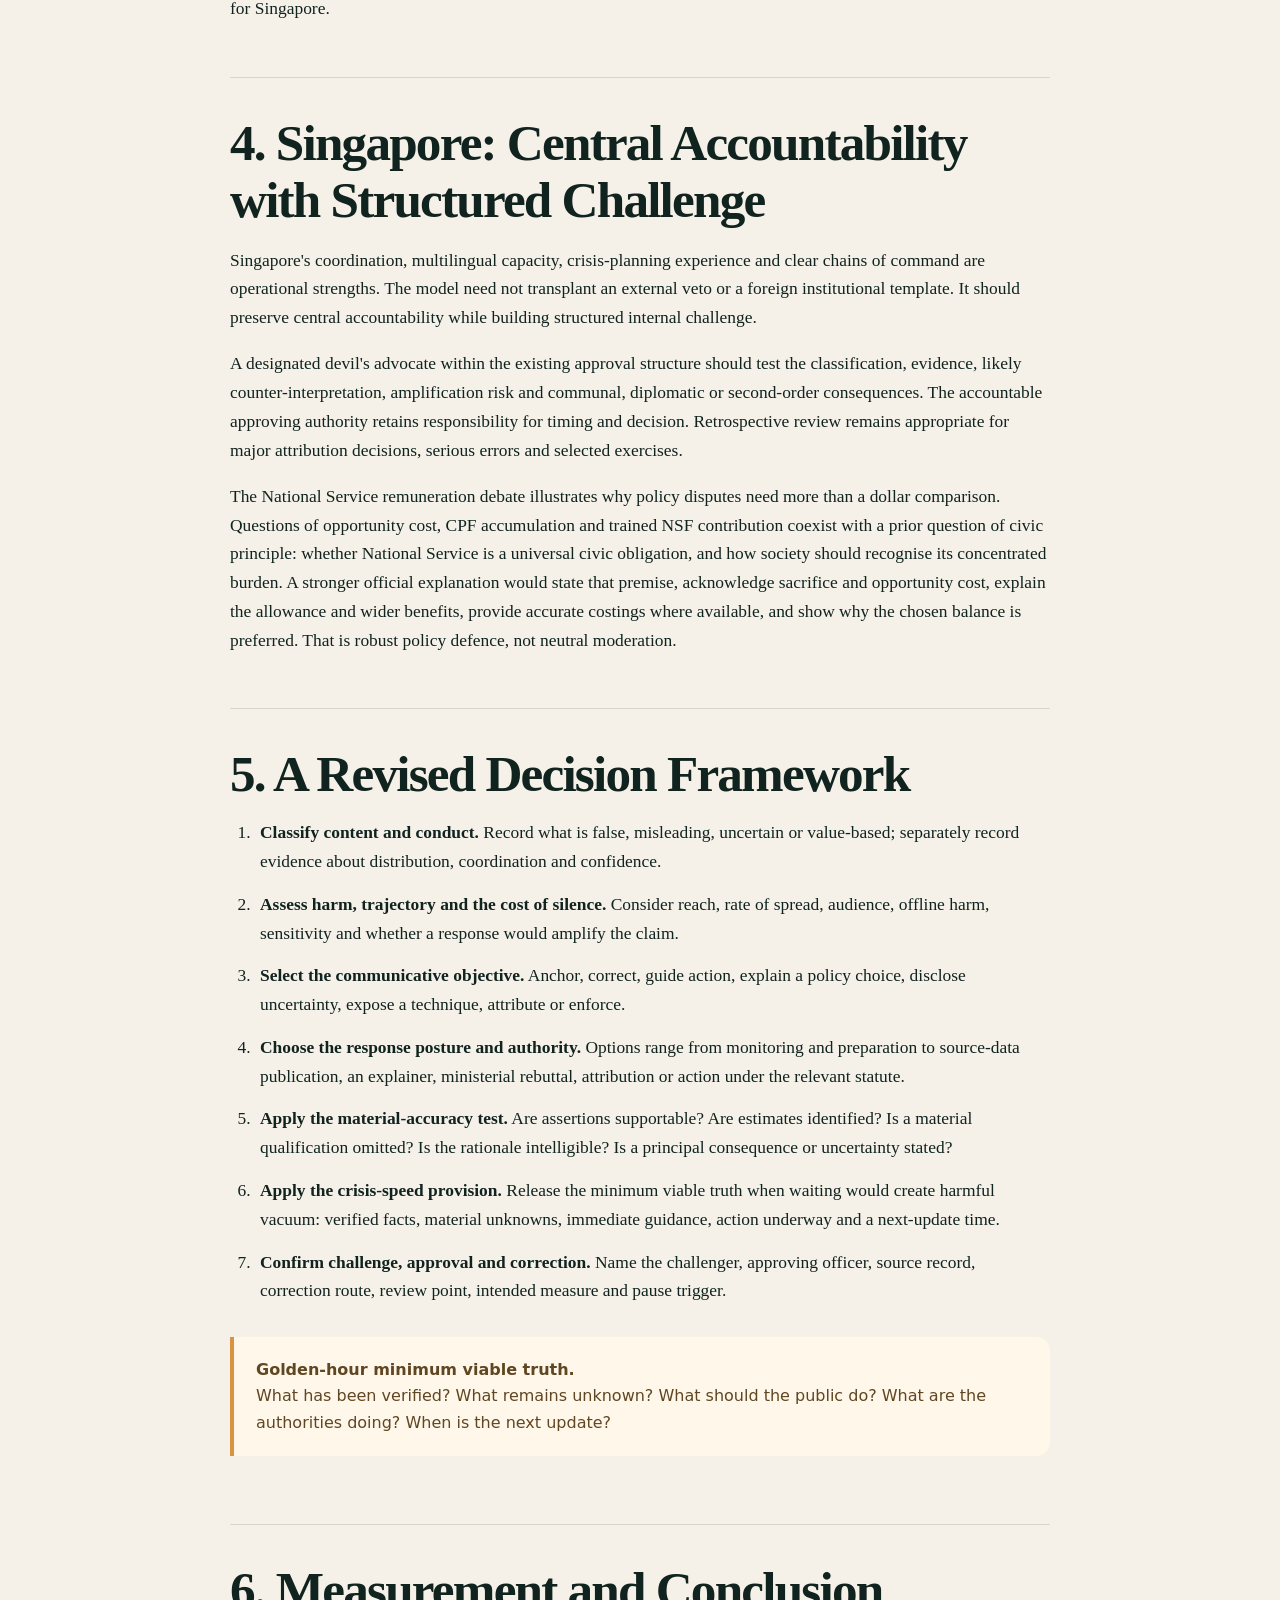
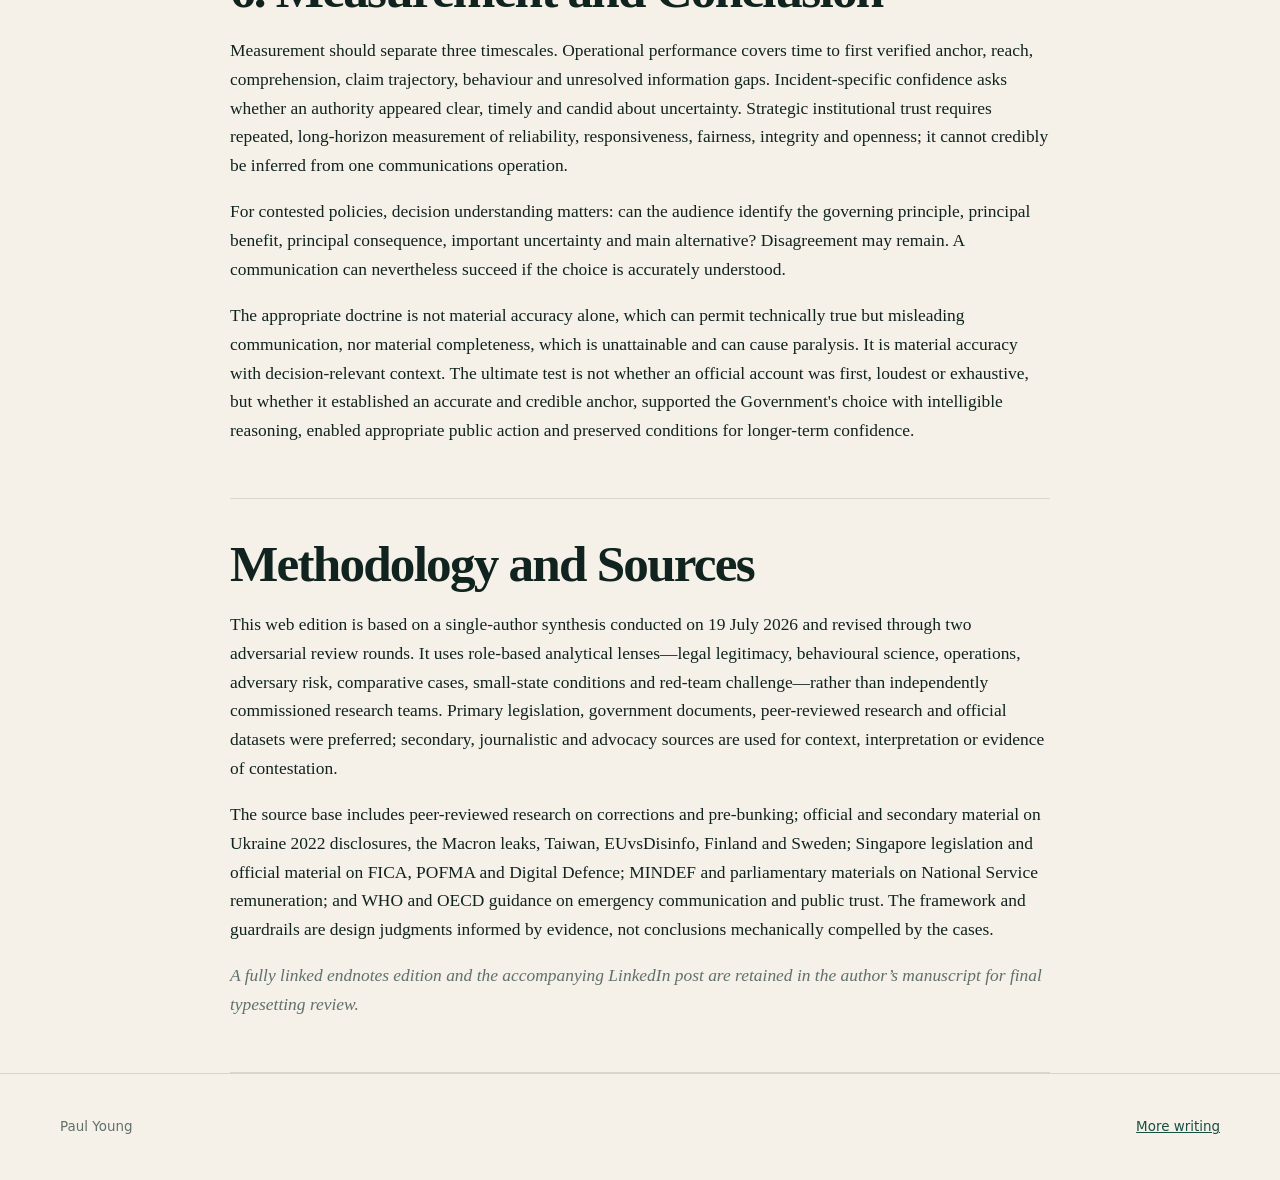
<file: papers/Proactive_Truth_in_Contested_Policy_Environments.html>
<!doctype html>
<html lang="en">
<head>
  <meta charset="utf-8">
  <meta name="viewport" content="width=device-width, initial-scale=1">
  <title>Proactive Truth in Contested Policy Environments — Complete Web Edition</title>
  <meta name="description" content="A framework for early, accurate and accountable government communication in contested policy environments.">
  <link rel="canonical" href="https://paulysc.com/proactive-truth.html">
  <meta property="og:type" content="article">
  <meta property="og:title" content="Proactive Truth in Contested Policy Environments">
  <meta property="og:description" content="The defensible role of evidence, trade-off explanation and early communication in counter-disinformation.">
  <meta property="og:url" content="https://paulysc.com/proactive-truth.html">
  <base href="https://paulysc.com/">
  <meta name="robots" content="noindex,follow">
  <style>
:root {
  --ink: #10231f;
  --muted: #60706b;
  --paper: #f5f1e8;
  --panel: #fffdf8;
  --green: #174f43;
  --green-2: #2b7061;
  --gold: #d99442;
  --line: rgba(16, 35, 31, 0.13);
  --shadow: 0 20px 60px rgba(20, 45, 38, 0.12);
  --radius: 24px;
}

* { box-sizing: border-box; }
html { scroll-behavior: smooth; }
body {
  margin: 0;
  color: var(--ink);
  background: var(--paper);
  font-family: Inter, ui-sans-serif, system-ui, -apple-system, BlinkMacSystemFont, "Segoe UI", sans-serif;
  line-height: 1.65;
}

img { max-width: 100%; display: block; }
a { color: inherit; }
.shell { width: min(1160px, calc(100% - 40px)); margin: 0 auto; }

.site-header {
  position: sticky;
  top: 0;
  z-index: 20;
  background: rgba(245, 241, 232, 0.92);
  backdrop-filter: blur(16px);
  border-bottom: 1px solid var(--line);
}
.nav {
  min-height: 74px;
  display: flex;
  align-items: center;
  justify-content: space-between;
  gap: 24px;
}
.brand {
  text-decoration: none;
  font-family: Georgia, "Times New Roman", serif;
  font-size: 1.4rem;
  font-weight: 700;
}
.brand span { color: var(--gold); }
.nav-links { display: flex; align-items: center; gap: 22px; }
.nav-links a {
  text-decoration: none;
  color: var(--muted);
  font-size: 0.9rem;
  font-weight: 650;
}
.nav-links a:hover, .nav-links a[aria-current="page"] { color: var(--green); }
.nav-button {
  color: white !important;
  background: var(--green);
  padding: 10px 16px;
  border-radius: 999px;
}

.hero {
  padding: 72px 0 58px;
  display: grid;
  grid-template-columns: 1.05fr 0.95fr;
  gap: 54px;
  align-items: center;
}
.eyebrow {
  color: var(--green-2);
  font-weight: 800;
  letter-spacing: 0.12em;
  text-transform: uppercase;
  font-size: 0.75rem;
}
h1, h2, h3 {
  font-family: Georgia, "Times New Roman", serif;
  line-height: 1.12;
  margin-top: 0;
}
h1 { font-size: clamp(3rem, 7vw, 5.7rem); letter-spacing: -0.055em; margin: 12px 0 22px; }
h2 { font-size: clamp(2.1rem, 4vw, 3.6rem); letter-spacing: -0.035em; margin-bottom: 16px; }
h3 { font-size: 1.35rem; margin-bottom: 9px; }
.lead { font-size: 1.12rem; color: var(--muted); max-width: 650px; }
.hero-actions { display: flex; gap: 12px; flex-wrap: wrap; margin-top: 30px; }
.button {
  display: inline-flex;
  align-items: center;
  justify-content: center;
  text-decoration: none;
  border: 1px solid var(--green);
  background: var(--green);
  color: white;
  border-radius: 999px;
  padding: 12px 20px;
  font-weight: 750;
}
.button.secondary { color: var(--green); background: transparent; }
.hero-photo {
  border-radius: 32px;
  overflow: hidden;
  min-height: 510px;
  box-shadow: var(--shadow);
  position: relative;
}
.hero-photo img { width: 100%; height: 100%; object-fit: cover; position: absolute; inset: 0; }
.photo-label {
  position: absolute;
  left: 18px;
  bottom: 18px;
  color: white;
  background: rgba(10, 30, 25, 0.76);
  padding: 9px 13px;
  border-radius: 10px;
  font-size: 0.78rem;
  backdrop-filter: blur(10px);
}

.section { padding: 74px 0; }
.section.alt { background: var(--green); color: white; }
.section-head { display: flex; justify-content: space-between; gap: 30px; align-items: end; margin-bottom: 30px; }
.section-head p { max-width: 520px; color: var(--muted); margin: 0; }
.section.alt .section-head p { color: rgba(255, 255, 255, 0.72); }
.grid { display: grid; grid-template-columns: repeat(3, 1fr); gap: 20px; }
.grid.two { grid-template-columns: repeat(2, 1fr); }
.card {
  display: block;
  color: var(--ink);
  background: var(--panel);
  border: 1px solid var(--line);
  border-radius: var(--radius);
  padding: 26px;
  text-decoration: none;
  transition: transform 180ms ease, box-shadow 180ms ease;
}
.card:hover { transform: translateY(-4px); box-shadow: var(--shadow); }
.card p { color: var(--muted); margin: 0 0 18px; }
.card small { display: block; margin-top: 8px; color: var(--muted); font-size: .78rem; }
.card .arrow { color: var(--green-2); font-weight: 800; }
.card-photo { padding: 0; overflow: hidden; }
.card-photo img { width: 100%; height: 260px; object-fit: cover; }
.card-photo .card-body { padding: 24px; }
.tag {
  display: inline-block;
  color: var(--green-2);
  background: rgba(43, 112, 97, 0.1);
  border-radius: 999px;
  padding: 5px 10px;
  margin-bottom: 14px;
  font-size: 0.73rem;
  font-weight: 800;
  text-transform: uppercase;
  letter-spacing: 0.05em;
}
.tag.pending { color: #8a5318; background: #f6e4ca; }
.tag.referral { color: #704012; background: #f6e1bd; }
.split { display: grid; grid-template-columns: 0.9fr 1.1fr; gap: 42px; align-items: center; }
.split.single { grid-template-columns: 1fr; max-width: 900px; }
.split-photo { border-radius: var(--radius); overflow: hidden; box-shadow: var(--shadow); }
.split-photo img { width: 100%; min-height: 420px; object-fit: cover; }
.facts { display: grid; grid-template-columns: repeat(2, 1fr); gap: 14px; margin-top: 24px; }
.fact { padding: 18px; border: 1px solid var(--line); border-radius: 16px; background: rgba(255,255,255,0.42); }
.fact strong { display: block; font-size: 1.05rem; }
.fact span { color: var(--muted); font-size: 0.84rem; }
.link-list { display: grid; gap: 13px; }
.link-row {
  display: flex;
  justify-content: space-between;
  gap: 20px;
  align-items: center;
  background: var(--panel);
  border: 1px solid var(--line);
  border-radius: 16px;
  padding: 18px 20px;
  text-decoration: none;
}
.link-row span { color: var(--muted); font-size: 0.86rem; }
.link-row:hover strong { color: var(--green-2); }
.notice {
  border-left: 4px solid var(--gold);
  background: #fff7e9;
  border-radius: 0 14px 14px 0;
  padding: 16px 19px;
  color: #604622;
  margin: 25px 0;
}
.gallery { display: grid; grid-template-columns: 1.2fr 0.8fr 0.8fr; gap: 14px; }
.gallery.two { grid-template-columns: repeat(2, 1fr); }
.gallery.two figure:first-child { grid-row: auto; }
.gallery figure { margin: 0; overflow: hidden; border-radius: 18px; min-height: 280px; position: relative; }
.gallery img { width: 100%; height: 100%; object-fit: cover; position: absolute; inset: 0; }
.gallery figure:first-child { grid-row: span 2; }
.gallery figcaption {
  position: absolute;
  inset: auto 10px 10px;
  color: white;
  background: rgba(10, 30, 25, 0.72);
  border-radius: 9px;
  padding: 7px 10px;
  font-size: 0.72rem;
}
.page-intro { padding: 78px 0 38px; max-width: 820px; }
.page-intro h1 { font-size: clamp(3rem, 7vw, 5.4rem); }

.article-shell { width: min(820px, calc(100% - 40px)); margin: 0 auto; }
.article-header { padding: 78px 0 34px; border-bottom: 1px solid var(--line); }
.article-header h1 { font-size: clamp(3rem, 6.5vw, 5.3rem); max-width: 780px; }
.article-dek { color: var(--muted); font-family: Georgia, "Times New Roman", serif; font-size: clamp(1.28rem, 2.5vw, 1.8rem); line-height: 1.35; margin: 0; max-width: 720px; }
.article-byline { color: var(--muted); font-size: .9rem; margin-top: 24px; }
.article-shell article > section { padding: 36px 0; border-bottom: 1px solid var(--line); }
.article-shell h2 { font-size: clamp(2rem, 4vw, 3.2rem); }
.article-shell h3 { margin-top: 30px; }
.article-shell p, .article-shell li, .article-shell dd { font-family: Georgia, "Times New Roman", serif; font-size: 1.09rem; }
.article-note { margin: 32px 0; padding: 20px 22px; border-left: 4px solid var(--gold); background: #fff7e9; border-radius: 0 14px 14px 0; color: #604622; }
.paper-path { margin: 32px 0; padding: 28px; border: 1px solid var(--line); border-radius: 20px; background: var(--panel); }
.paper-path h2 { font-size: clamp(1.75rem, 3vw, 2.5rem); margin-bottom: 10px; }
.paper-path p { margin: 0; }
.paper-path .paper-kicker { color: var(--green-2); font-size: .78rem; font-weight: 800; letter-spacing: .1em; text-transform: uppercase; }
.paper-path .paper-points { display: grid; grid-template-columns: repeat(3, 1fr); gap: 12px; margin: 20px 0; }
.paper-path .paper-point { padding: 14px; background: rgba(43,112,97,.07); border-radius: 12px; }
.paper-path .paper-point strong { display: block; margin-bottom: 4px; font-family: Georgia, "Times New Roman", serif; }
.paper-actions { display: flex; gap: 12px; flex-wrap: wrap; margin-top: 20px; }
.paper-actions a { display: inline-flex; align-items: center; justify-content: center; padding: 11px 16px; border-radius: 999px; background: var(--green); color: #fff; font-weight: 750; text-decoration: none; }
.paper-actions a.secondary { background: transparent; color: var(--green); border: 1px solid var(--green); }
.toc { margin: 34px 0 14px; padding: 22px 24px; background: var(--panel); border: 1px solid var(--line); border-radius: 16px; }
.toc ol { columns: 2; margin: 10px 0 0; padding-left: 20px; }
.toc a { color: var(--green); text-decoration-thickness: 1px; text-underline-offset: 3px; }
.framework-list { display: grid; gap: 7px; }
.framework-list dt { font-weight: 800; font-family: Georgia, "Times New Roman", serif; margin-top: 16px; }
.framework-list dd { margin: 0; color: var(--muted); }
.steps { padding-left: 25px; }
.steps li { margin: 14px 0; padding-left: 5px; }
.source-note { color: var(--muted); font-style: italic; }
@media (max-width: 520px) { .article-shell { width: min(100% - 24px, 820px); } .article-header { padding-top: 50px; } .toc ol { columns: 1; } .paper-path { padding: 20px; } .paper-path .paper-points { grid-template-columns: 1fr; } }
.footer {
  padding: 42px 0;
  border-top: 1px solid var(--line);
  color: var(--muted);
  font-size: 0.84rem;
}
.footer-inner { display: flex; justify-content: space-between; gap: 20px; flex-wrap: wrap; }
.footer a { color: var(--green); }

@media (max-width: 850px) {
  .nav-links a:not(.nav-button) { display: none; }
  .hero, .split { grid-template-columns: 1fr; }
  .hero-photo { min-height: 410px; }
  .grid, .grid.two { grid-template-columns: 1fr; }
  .gallery { grid-template-columns: 1fr 1fr; }
  .gallery figure:first-child { grid-column: span 2; grid-row: auto; min-height: 380px; }
  .section-head { display: block; }
}

@media (max-width: 520px) {
  .shell { width: min(100% - 24px, 1160px); }
  .nav { min-height: 64px; }
  .hero { padding-top: 45px; }
  .hero-photo { min-height: 330px; }
  .facts, .gallery { grid-template-columns: 1fr; }
  .gallery figure:first-child { grid-column: auto; min-height: 300px; }
  .gallery figure { min-height: 250px; }
}

  </style>
</head>
<body>
  <header class="site-header"><nav class="nav shell" aria-label="Main navigation"><a class="brand" href="index.html">Paul<span>.</span></a><div class="nav-links"><a href="about.html">About</a><a aria-current="page" href="writing.html">Work &amp; Writing</a><a href="tools.html">Tools</a><a href="finance.html">Finance</a><a class="nav-button" href="links.html">All links</a></div></nav></header>
  <main class="article-shell">
    <article>
      <header class="article-header">
        <div class="eyebrow">Policy paper · 19 July 2026</div>
        <h1>Proactive Truth in Contested Policy Environments</h1>
        <p class="article-dek">The Defensible Role of Evidence, Trade-off Explanation and Early Communication in Counter-Disinformation</p>
        <p class="article-byline">By Paul Young · Views are personal, based on published research and open sources.</p>
      </header>

      <section class="paper-path" aria-label="Reader guide">
        <p class="paper-kicker">Start here</p><h2>Explain a contested policy without treating every critic as a disinformation actor.</h2>
        <p>This paper gives communications leaders a disciplined middle path: establish an early credible factual anchor, state material trade-offs and uncertainty, and distinguish a false claim from incomplete framing or a legitimate value disagreement.</p>
        <div class="paper-points"><div class="paper-point"><strong>Classify first</strong>Separate demonstrable falsehood, material incompleteness, uncertainty and policy disagreement.</div><div class="paper-point"><strong>Communicate honestly</strong>Use minimum viable truth in a crisis; follow with decision-relevant context.</div><div class="paper-point"><strong>Measure the right thing</strong>Test understanding, behaviour and trust—not reach alone.</div></div>
        <div class="paper-actions"><a href="#summary">Explore the analysis &amp; summary</a><a class="secondary" download="Proactive_Truth_in_Contested_Policy_Environments.html" href="papers/Proactive_Truth_in_Contested_Policy_Environments.html">Download the complete web edition</a></div>
      </section>

      <aside class="article-note"><strong>Core proposition.</strong> Government should establish the earliest credible factual anchor where delay would create a harmful information vacuum—without confusing speed with proof, or policy advocacy with neutral fact-finding.</aside>

      <nav class="toc" aria-label="On this page"><strong>On this page</strong><ol><li><a href="#summary">Executive summary</a></li><li><a href="#question">The decision question</a></li><li><a href="#standard">Material accuracy and context</a></li><li><a href="#evidence">What the evidence supports</a></li><li><a href="#singapore">Singapore operating model</a></li><li><a href="#framework">Decision framework</a></li><li><a href="#measurement">Measurement and conclusion</a></li><li><a href="#sources">Sources and methodology</a></li></ol></nav>

      <section id="summary"><h2>Executive Summary</h2>
        <p>Governments should communicate early when false or misleading narratives could materially impair public understanding. But speed and truthfulness alone are not a sufficient doctrine for strategic communication. An authority may speak accurately yet leave out a qualification that changes the practical meaning of its claim. Conversely, a demand for complete context before speaking can create an information vacuum during a fast-moving crisis.</p>
        <p>The workable standard proposed here is <strong>material accuracy with decision-relevant context</strong>. Government communication should be factually supportable, distinguish established facts from estimates and judgments, and not omit a known qualification that would materially alter the intended audience's understanding of the central issue. It does not require government to act as a neutral moderator, reproduce every opposing argument or attain an impossible political “completeness”. It does require a clear account of the principal rationale for the Government's position and, where material, its main cost, limitation or uncertainty.</p>
        <p>The paper distinguishes four forms of contested content: demonstrably false claims; accurate claims presented in a materially misleading way; uncertain empirical judgments; and legitimate disagreements over policy values and priorities. A separate axis assesses conduct and distribution: ordinary advocacy; selective or exaggerated framing; repeated misrepresentation after clarification; coordinated or inauthentic amplification; and covert foreign direction.</p>
        <p>During an active crisis, the initial <strong>minimum viable truth</strong> should state verified facts, important unknowns, immediate public guidance, action being taken and the timing of the next update. Fuller causal and policy explanation should follow as evidence stabilises. The aim is neither maximum narrative dominance nor passive neutrality: it is an accurate factual anchor, robust but intelligible policy advocacy, and enough context for the public to understand what is at stake.</p>
      </section>

      <section id="question"><h2>1. The Decision Question</h2>
        <p>The relevant question is broader than whether governments should “fight disinformation”: <em>when should a government communicate proactively to prevent false, incomplete or manipulative accounts from dominating—and how should it communicate when the underlying issue involves legitimate policy trade-offs rather than a clearly provable falsehood?</em></p>
        <p>Classification should inform response, but should not become a mechanical label that predetermines the outcome. The first dimension concerns the content of the claim; the second concerns the conduct, distribution and possible coordination behind it.</p>
        <h3>Four classes of contested content</h3>
        <dl class="framework-list"><dt>Class A — Demonstrably false factual claim</dt><dd>A fabricated notice, invented quotation or false statement that a law has taken effect. Respond with an accessible, proportionate factual correction.</dd><dt>Class B — Materially misleading presentation</dt><dd>A fact, framing, comparison or omission that creates a substantially misleading impression. Identify the accurate element, supply the material qualification and explain why it changes the assessment.</dd><dt>Class C — Uncertain empirical judgment</dt><dd>A dispute involving future behaviour, fiscal projections, deterrence, demand or implementation. State assumptions, plausible range, confidence and conditions under which the assessment changes.</dd><dt>Class D — Legitimate policy disagreement</dt><dd>Parties may agree on principal facts but place different weight on fairness, security, freedom, cost, equality or solidarity. Government may advocate firmly, while being accurate about its reasons and the principal material consequence or limitation.</dd></dl>
        <h3>Conduct and distribution</h3>
        <p>The same content may appear as good-faith advocacy, selective framing, repeated misrepresentation, coordinated or inauthentic amplification, or covert foreign direction. A Class C or D proposition can remain legitimate while its promotion becomes misleading or manipulative. Equally, a strongly worded or politically advantageous argument is not by itself evidence of coordination or bad faith.</p>
      </section>

      <section id="standard"><h2>2. Material Accuracy with Decision-Relevant Context</h2>
        <p>A technically accurate statement can still mislead through selective comparison, an unstated assumption or omission of a qualification that would materially alter interpretation. Yet no politically neutral or objectively complete account of a contested policy is possible. The discipline is bounded context, not exhaustive balance.</p>
        <ul><li>Make supportable factual claims.</li><li>Distinguish established facts from estimates, assumptions and policy judgments.</li><li>Avoid omitting a known qualification that materially changes the central claim.</li><li>Explain the principal rationale for the Government's position.</li><li>Acknowledge a principal cost, limitation or uncertainty where needed to understand the choice.</li></ul>
        <p>The speed objective is the <strong>earliest credible factual anchor</strong>, not merely being first and not waiting for a fully comprehensive account. The first release may be short and provisional if it clearly states what is verified, what remains unknown and when further information will follow.</p>
      </section>

      <section id="evidence"><h2>3. What the Evidence Supports</h2>
        <h3>Corrections generally help</h3><p>The accumulated research indicates that factual corrections usually reduce belief in false claims, though they may not erase the continuing influence of prior misinformation. Concerns that corrections routinely strengthen false beliefs are not well supported. The practical lesson is not to answer every claim, but not to let fear of “backfire” prevent correction of significant, demonstrably false claims.</p>
        <h3>Pre-bunking has real but bounded value</h3><p>Short interventions can improve recognition of manipulation techniques such as scapegoating, false dichotomies and emotional manipulation. Effects can decay, however, and may need reinforcement; mixed-feed research also limits confident claims about real-world engagement effects. Pre-bunking is best treated as public education, preparation and a complement to broader resilience—not a population-level shield.</p>
        <h3>Comparative cases: questions, not templates</h3><p>Pre-invasion United States and United Kingdom disclosures about possible Russian pretexts did not deter the 2022 invasion. Their narrower lesson is that a credible factual anchor can challenge a possible pretext before it becomes the only available account. The 2017 Macron leaks show the value of preparation and response posture suited to an actual distribution environment. Taiwan illustrates readiness and pre-cleared processes, not proven social outcomes. EUvsDisinfo's correction of wrongly classified Dutch cases shows the reputational cost of classification error. Finland and Sweden offer useful questions about literacy and boundary signalling, rather than institutional blueprints for Singapore.</p>
      </section>

      <section id="singapore"><h2>4. Singapore: Central Accountability with Structured Challenge</h2>
        <p>Singapore's coordination, multilingual capacity, crisis-planning experience and clear chains of command are operational strengths. The model need not transplant an external veto or a foreign institutional template. It should preserve central accountability while building structured internal challenge.</p>
        <p>A designated devil's advocate within the existing approval structure should test the classification, evidence, likely counter-interpretation, amplification risk and communal, diplomatic or second-order consequences. The accountable approving authority retains responsibility for timing and decision. Retrospective review remains appropriate for major attribution decisions, serious errors and selected exercises.</p>
        <p>The National Service remuneration debate illustrates why policy disputes need more than a dollar comparison. Questions of opportunity cost, CPF accumulation and trained NSF contribution coexist with a prior question of civic principle: whether National Service is a universal civic obligation, and how society should recognise its concentrated burden. A stronger official explanation would state that premise, acknowledge sacrifice and opportunity cost, explain the allowance and wider benefits, provide accurate costings where available, and show why the chosen balance is preferred. That is robust policy defence, not neutral moderation.</p>
      </section>

      <section id="framework"><h2>5. A Revised Decision Framework</h2>
        <ol class="steps"><li><strong>Classify content and conduct.</strong> Record what is false, misleading, uncertain or value-based; separately record evidence about distribution, coordination and confidence.</li><li><strong>Assess harm, trajectory and the cost of silence.</strong> Consider reach, rate of spread, audience, offline harm, sensitivity and whether a response would amplify the claim.</li><li><strong>Select the communicative objective.</strong> Anchor, correct, guide action, explain a policy choice, disclose uncertainty, expose a technique, attribute or enforce.</li><li><strong>Choose the response posture and authority.</strong> Options range from monitoring and preparation to source-data publication, an explainer, ministerial rebuttal, attribution or action under the relevant statute.</li><li><strong>Apply the material-accuracy test.</strong> Are assertions supportable? Are estimates identified? Is a material qualification omitted? Is the rationale intelligible? Is a principal consequence or uncertainty stated?</li><li><strong>Apply the crisis-speed provision.</strong> Release the minimum viable truth when waiting would create harmful vacuum: verified facts, material unknowns, immediate guidance, action underway and a next-update time.</li><li><strong>Confirm challenge, approval and correction.</strong> Name the challenger, approving officer, source record, correction route, review point, intended measure and pause trigger.</li></ol>
        <aside class="article-note"><strong>Golden-hour minimum viable truth.</strong><br>What has been verified? What remains unknown? What should the public do? What are the authorities doing? When is the next update?</aside>
      </section>

      <section id="measurement"><h2>6. Measurement and Conclusion</h2>
        <p>Measurement should separate three timescales. Operational performance covers time to first verified anchor, reach, comprehension, claim trajectory, behaviour and unresolved information gaps. Incident-specific confidence asks whether an authority appeared clear, timely and candid about uncertainty. Strategic institutional trust requires repeated, long-horizon measurement of reliability, responsiveness, fairness, integrity and openness; it cannot credibly be inferred from one communications operation.</p>
        <p>For contested policies, decision understanding matters: can the audience identify the governing principle, principal benefit, principal consequence, important uncertainty and main alternative? Disagreement may remain. A communication can nevertheless succeed if the choice is accurately understood.</p>
        <p>The appropriate doctrine is not material accuracy alone, which can permit technically true but misleading communication, nor material completeness, which is unattainable and can cause paralysis. It is material accuracy with decision-relevant context. The ultimate test is not whether an official account was first, loudest or exhaustive, but whether it established an accurate and credible anchor, supported the Government's choice with intelligible reasoning, enabled appropriate public action and preserved conditions for longer-term confidence.</p>
      </section>

      <section id="sources"><h2>Methodology and Sources</h2>
        <p>This web edition is based on a single-author synthesis conducted on 19 July 2026 and revised through two adversarial review rounds. It uses role-based analytical lenses—legal legitimacy, behavioural science, operations, adversary risk, comparative cases, small-state conditions and red-team challenge—rather than independently commissioned research teams. Primary legislation, government documents, peer-reviewed research and official datasets were preferred; secondary, journalistic and advocacy sources are used for context, interpretation or evidence of contestation.</p>
        <p>The source base includes peer-reviewed research on corrections and pre-bunking; official and secondary material on Ukraine 2022 disclosures, the Macron leaks, Taiwan, EUvsDisinfo, Finland and Sweden; Singapore legislation and official material on FICA, POFMA and Digital Defence; MINDEF and parliamentary materials on National Service remuneration; and WHO and OECD guidance on emergency communication and public trust. The framework and guardrails are design judgments informed by evidence, not conclusions mechanically compelled by the cases.</p>
        <p class="source-note">A fully linked endnotes edition and the accompanying LinkedIn post are retained in the author’s manuscript for final typesetting review.</p>
      </section>
    </article>
  </main>
  <footer class="footer"><div class="shell footer-inner"><span>Paul Young</span><a href="writing.html">More writing</a></div></footer>
</body>
</html>
</file>
<file: assets/site.css>
:root {
  --ink: #10231f;
  --muted: #60706b;
  --paper: #f5f1e8;
  --panel: #fffdf8;
  --green: #174f43;
  --green-2: #2b7061;
  --gold: #d99442;
  --line: rgba(16, 35, 31, 0.13);
  --shadow: 0 20px 60px rgba(20, 45, 38, 0.12);
  --radius: 24px;
}

* { box-sizing: border-box; }
html { scroll-behavior: smooth; }
body {
  margin: 0;
  color: var(--ink);
  background: var(--paper);
  font-family: Inter, ui-sans-serif, system-ui, -apple-system, BlinkMacSystemFont, "Segoe UI", sans-serif;
  line-height: 1.65;
}

img { max-width: 100%; display: block; }
a { color: inherit; }
.shell { width: min(1160px, calc(100% - 40px)); margin: 0 auto; }

.site-header {
  position: sticky;
  top: 0;
  z-index: 20;
  background: rgba(245, 241, 232, 0.92);
  backdrop-filter: blur(16px);
  border-bottom: 1px solid var(--line);
}
.nav {
  min-height: 74px;
  display: flex;
  align-items: center;
  justify-content: space-between;
  gap: 24px;
}
.brand {
  text-decoration: none;
  font-family: Georgia, "Times New Roman", serif;
  font-size: 1.4rem;
  font-weight: 700;
}
.brand span { color: var(--gold); }
.nav-links { display: flex; align-items: center; gap: 22px; }
.nav-links a {
  text-decoration: none;
  color: var(--muted);
  font-size: 0.9rem;
  font-weight: 650;
}
.nav-links a:hover, .nav-links a[aria-current="page"] { color: var(--green); }
.nav-button {
  color: white !important;
  background: var(--green);
  padding: 10px 16px;
  border-radius: 999px;
}

.hero {
  padding: 72px 0 58px;
  display: grid;
  grid-template-columns: 1.05fr 0.95fr;
  gap: 54px;
  align-items: center;
}
.eyebrow {
  color: var(--green-2);
  font-weight: 800;
  letter-spacing: 0.12em;
  text-transform: uppercase;
  font-size: 0.75rem;
}
h1, h2, h3 {
  font-family: Georgia, "Times New Roman", serif;
  line-height: 1.12;
  margin-top: 0;
}
h1 { font-size: clamp(3rem, 7vw, 5.7rem); letter-spacing: -0.055em; margin: 12px 0 22px; }
h2 { font-size: clamp(2.1rem, 4vw, 3.6rem); letter-spacing: -0.035em; margin-bottom: 16px; }
h3 { font-size: 1.35rem; margin-bottom: 9px; }
.lead { font-size: 1.12rem; color: var(--muted); max-width: 650px; }
.hero-actions { display: flex; gap: 12px; flex-wrap: wrap; margin-top: 30px; }
.button {
  display: inline-flex;
  align-items: center;
  justify-content: center;
  text-decoration: none;
  border: 1px solid var(--green);
  background: var(--green);
  color: white;
  border-radius: 999px;
  padding: 12px 20px;
  font-weight: 750;
}
.button.secondary { color: var(--green); background: transparent; }
.hero-photo {
  border-radius: 32px;
  overflow: hidden;
  min-height: 510px;
  box-shadow: var(--shadow);
  position: relative;
}
.hero-photo img { width: 100%; height: 100%; object-fit: cover; position: absolute; inset: 0; }
.photo-label {
  position: absolute;
  left: 18px;
  bottom: 18px;
  color: white;
  background: rgba(10, 30, 25, 0.76);
  padding: 9px 13px;
  border-radius: 10px;
  font-size: 0.78rem;
  backdrop-filter: blur(10px);
}

.section { padding: 74px 0; }
.section.alt { background: var(--green); color: white; }
.section-head { display: flex; justify-content: space-between; gap: 30px; align-items: end; margin-bottom: 30px; }
.section-head p { max-width: 520px; color: var(--muted); margin: 0; }
.section.alt .section-head p { color: rgba(255, 255, 255, 0.72); }
.grid { display: grid; grid-template-columns: repeat(3, 1fr); gap: 20px; }
.grid.two { grid-template-columns: repeat(2, 1fr); }
.card {
  display: block;
  color: var(--ink);
  background: var(--panel);
  border: 1px solid var(--line);
  border-radius: var(--radius);
  padding: 26px;
  text-decoration: none;
  transition: transform 180ms ease, box-shadow 180ms ease;
}
.card:hover { transform: translateY(-4px); box-shadow: var(--shadow); }
.card p { color: var(--muted); margin: 0 0 18px; }
.card small { display: block; margin-top: 8px; color: var(--muted); font-size: .78rem; }
.card .arrow { color: var(--green-2); font-weight: 800; }
.card-photo { padding: 0; overflow: hidden; }
.card-photo img { width: 100%; height: 260px; object-fit: cover; }
.card-photo .card-body { padding: 24px; }
.tag {
  display: inline-block;
  color: var(--green-2);
  background: rgba(43, 112, 97, 0.1);
  border-radius: 999px;
  padding: 5px 10px;
  margin-bottom: 14px;
  font-size: 0.73rem;
  font-weight: 800;
  text-transform: uppercase;
  letter-spacing: 0.05em;
}
.tag.pending { color: #8a5318; background: #f6e4ca; }
.tag.referral { color: #704012; background: #f6e1bd; }
.split { display: grid; grid-template-columns: 0.9fr 1.1fr; gap: 42px; align-items: center; }
.split.single { grid-template-columns: 1fr; max-width: 900px; }
.split-photo { border-radius: var(--radius); overflow: hidden; box-shadow: var(--shadow); }
.split-photo img { width: 100%; min-height: 420px; object-fit: cover; }
.facts { display: grid; grid-template-columns: repeat(2, 1fr); gap: 14px; margin-top: 24px; }
.fact { padding: 18px; border: 1px solid var(--line); border-radius: 16px; background: rgba(255,255,255,0.42); }
.fact strong { display: block; font-size: 1.05rem; }
.fact span { color: var(--muted); font-size: 0.84rem; }
.link-list { display: grid; gap: 13px; }
.link-row {
  display: flex;
  justify-content: space-between;
  gap: 20px;
  align-items: center;
  background: var(--panel);
  border: 1px solid var(--line);
  border-radius: 16px;
  padding: 18px 20px;
  text-decoration: none;
}
.link-row span { color: var(--muted); font-size: 0.86rem; }
.link-row:hover strong { color: var(--green-2); }
.notice {
  border-left: 4px solid var(--gold);
  background: #fff7e9;
  border-radius: 0 14px 14px 0;
  padding: 16px 19px;
  color: #604622;
  margin: 25px 0;
}
.gallery { display: grid; grid-template-columns: 1.2fr 0.8fr 0.8fr; gap: 14px; }
.gallery.two { grid-template-columns: repeat(2, 1fr); }
.gallery.two figure:first-child { grid-row: auto; }
.gallery figure { margin: 0; overflow: hidden; border-radius: 18px; min-height: 280px; position: relative; }
.gallery img { width: 100%; height: 100%; object-fit: cover; position: absolute; inset: 0; }
.gallery figure:first-child { grid-row: span 2; }
.gallery figcaption {
  position: absolute;
  inset: auto 10px 10px;
  color: white;
  background: rgba(10, 30, 25, 0.72);
  border-radius: 9px;
  padding: 7px 10px;
  font-size: 0.72rem;
}
.page-intro { padding: 78px 0 38px; max-width: 820px; }
.page-intro h1 { font-size: clamp(3rem, 7vw, 5.4rem); }

.article-shell { width: min(820px, calc(100% - 40px)); margin: 0 auto; }
.article-header { padding: 78px 0 34px; border-bottom: 1px solid var(--line); }
.article-header h1 { font-size: clamp(3rem, 6.5vw, 5.3rem); max-width: 780px; }
.article-dek { color: var(--muted); font-family: Georgia, "Times New Roman", serif; font-size: clamp(1.28rem, 2.5vw, 1.8rem); line-height: 1.35; margin: 0; max-width: 720px; }
.article-byline { color: var(--muted); font-size: .9rem; margin-top: 24px; }
.article-shell article > section { padding: 36px 0; border-bottom: 1px solid var(--line); }
.article-shell h2 { font-size: clamp(2rem, 4vw, 3.2rem); }
.article-shell h3 { margin-top: 30px; }
.article-shell p, .article-shell li, .article-shell dd { font-family: Georgia, "Times New Roman", serif; font-size: 1.09rem; }
.article-note { margin: 32px 0; padding: 20px 22px; border-left: 4px solid var(--gold); background: #fff7e9; border-radius: 0 14px 14px 0; color: #604622; }
.paper-path { margin: 32px 0; padding: 28px; border: 1px solid var(--line); border-radius: 20px; background: var(--panel); }
.paper-path h2 { font-size: clamp(1.75rem, 3vw, 2.5rem); margin-bottom: 10px; }
.paper-path p { margin: 0; }
.paper-path .paper-kicker { color: var(--green-2); font-size: .78rem; font-weight: 800; letter-spacing: .1em; text-transform: uppercase; }
.paper-path .paper-points { display: grid; grid-template-columns: repeat(3, 1fr); gap: 12px; margin: 20px 0; }
.paper-path .paper-point { padding: 14px; background: rgba(43,112,97,.07); border-radius: 12px; }
.paper-path .paper-point strong { display: block; margin-bottom: 4px; font-family: Georgia, "Times New Roman", serif; }
.paper-actions { display: flex; gap: 12px; flex-wrap: wrap; margin-top: 20px; }
.paper-actions a { display: inline-flex; align-items: center; justify-content: center; padding: 11px 16px; border-radius: 999px; background: var(--green); color: #fff; font-weight: 750; text-decoration: none; }
.paper-actions a.secondary { background: transparent; color: var(--green); border: 1px solid var(--green); }
.toc { margin: 34px 0 14px; padding: 22px 24px; background: var(--panel); border: 1px solid var(--line); border-radius: 16px; }
.toc ol { columns: 2; margin: 10px 0 0; padding-left: 20px; }
.toc a { color: var(--green); text-decoration-thickness: 1px; text-underline-offset: 3px; }
.framework-list { display: grid; gap: 7px; }
.framework-list dt { font-weight: 800; font-family: Georgia, "Times New Roman", serif; margin-top: 16px; }
.framework-list dd { margin: 0; color: var(--muted); }
.steps { padding-left: 25px; }
.steps li { margin: 14px 0; padding-left: 5px; }
.source-note { color: var(--muted); font-style: italic; }
@media (max-width: 520px) { .article-shell { width: min(100% - 24px, 820px); } .article-header { padding-top: 50px; } .toc ol { columns: 1; } .paper-path { padding: 20px; } .paper-path .paper-points { grid-template-columns: 1fr; } }
.footer {
  padding: 42px 0;
  border-top: 1px solid var(--line);
  color: var(--muted);
  font-size: 0.84rem;
}
.footer-inner { display: flex; justify-content: space-between; gap: 20px; flex-wrap: wrap; }
.footer a { color: var(--green); }

@media (max-width: 850px) {
  .nav-links a:not(.nav-button) { display: none; }
  .hero, .split { grid-template-columns: 1fr; }
  .hero-photo { min-height: 410px; }
  .grid, .grid.two { grid-template-columns: 1fr; }
  .gallery { grid-template-columns: 1fr 1fr; }
  .gallery figure:first-child { grid-column: span 2; grid-row: auto; min-height: 380px; }
  .section-head { display: block; }
}

@media (max-width: 520px) {
  .shell { width: min(100% - 24px, 1160px); }
  .nav { min-height: 64px; }
  .hero { padding-top: 45px; }
  .hero-photo { min-height: 330px; }
  .facts, .gallery { grid-template-columns: 1fr; }
  .gallery figure:first-child { grid-column: auto; min-height: 300px; }
  .gallery figure { min-height: 250px; }
}
</file>
